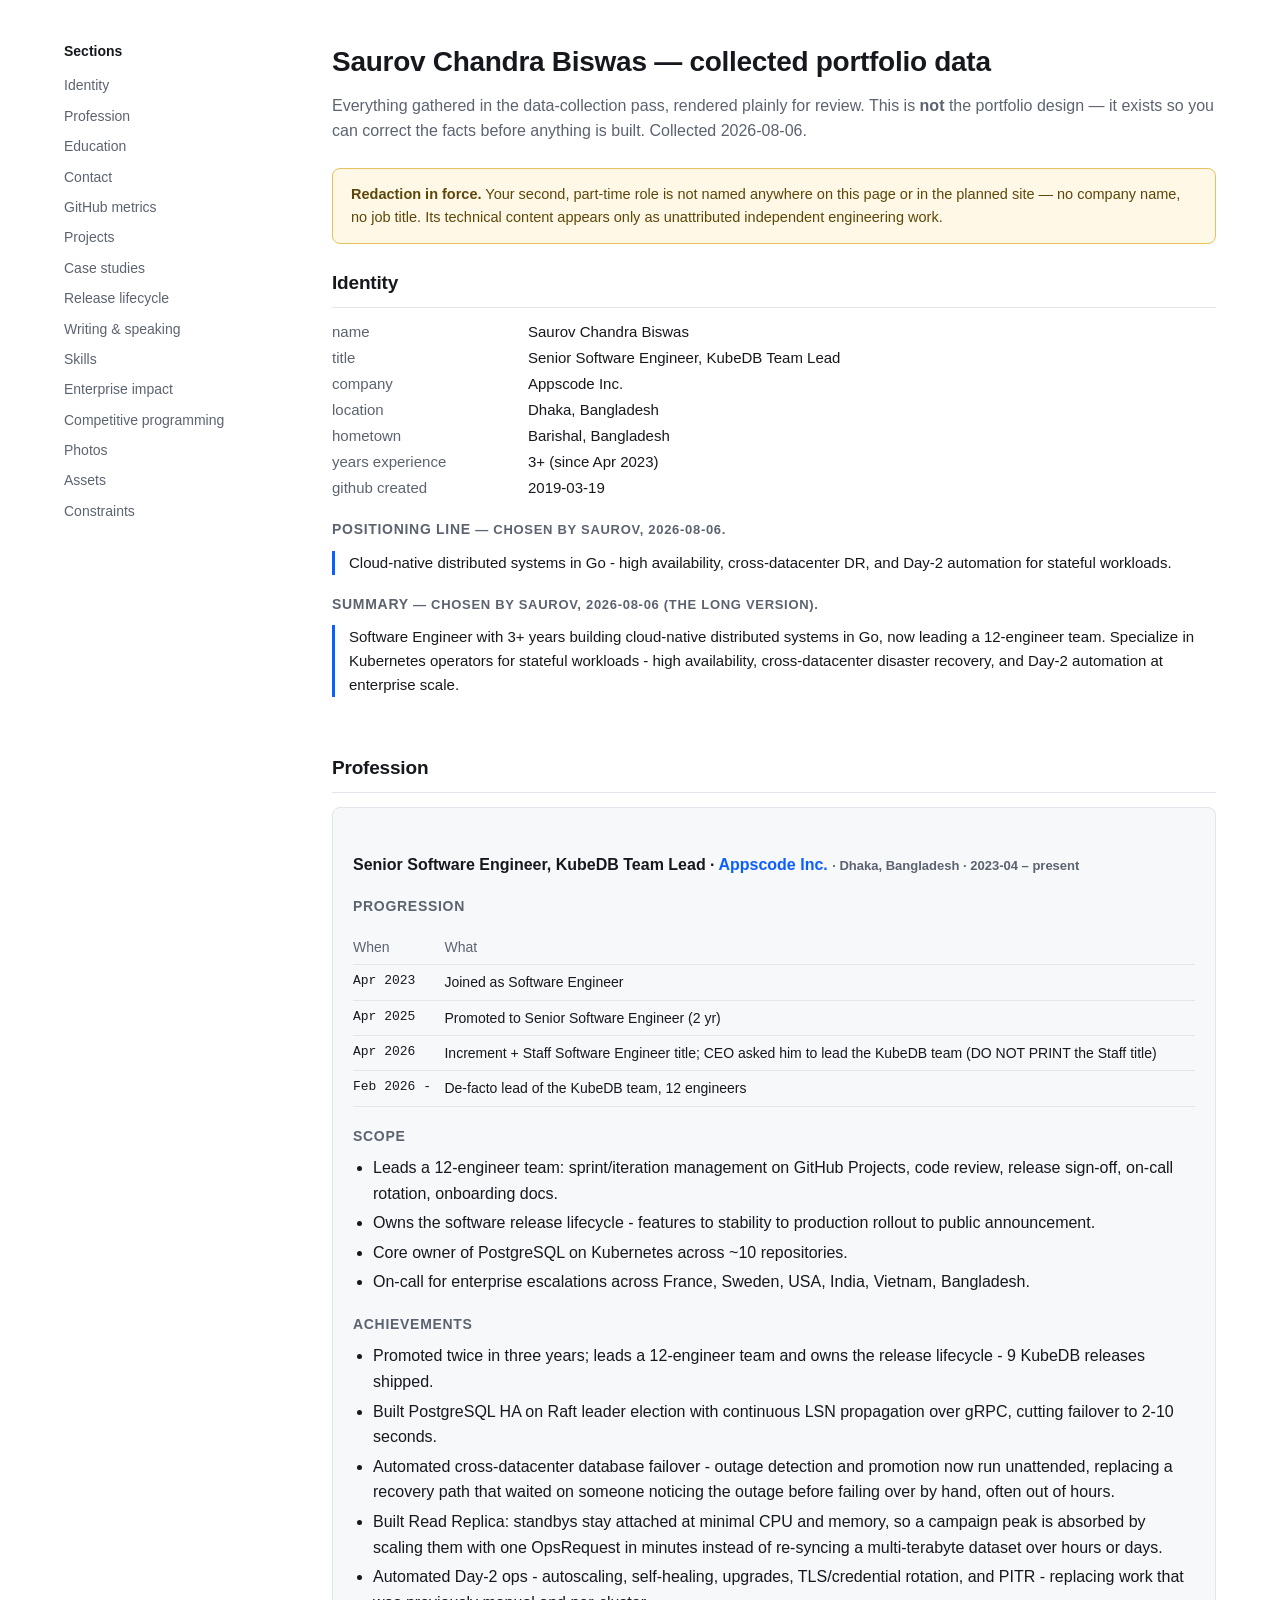
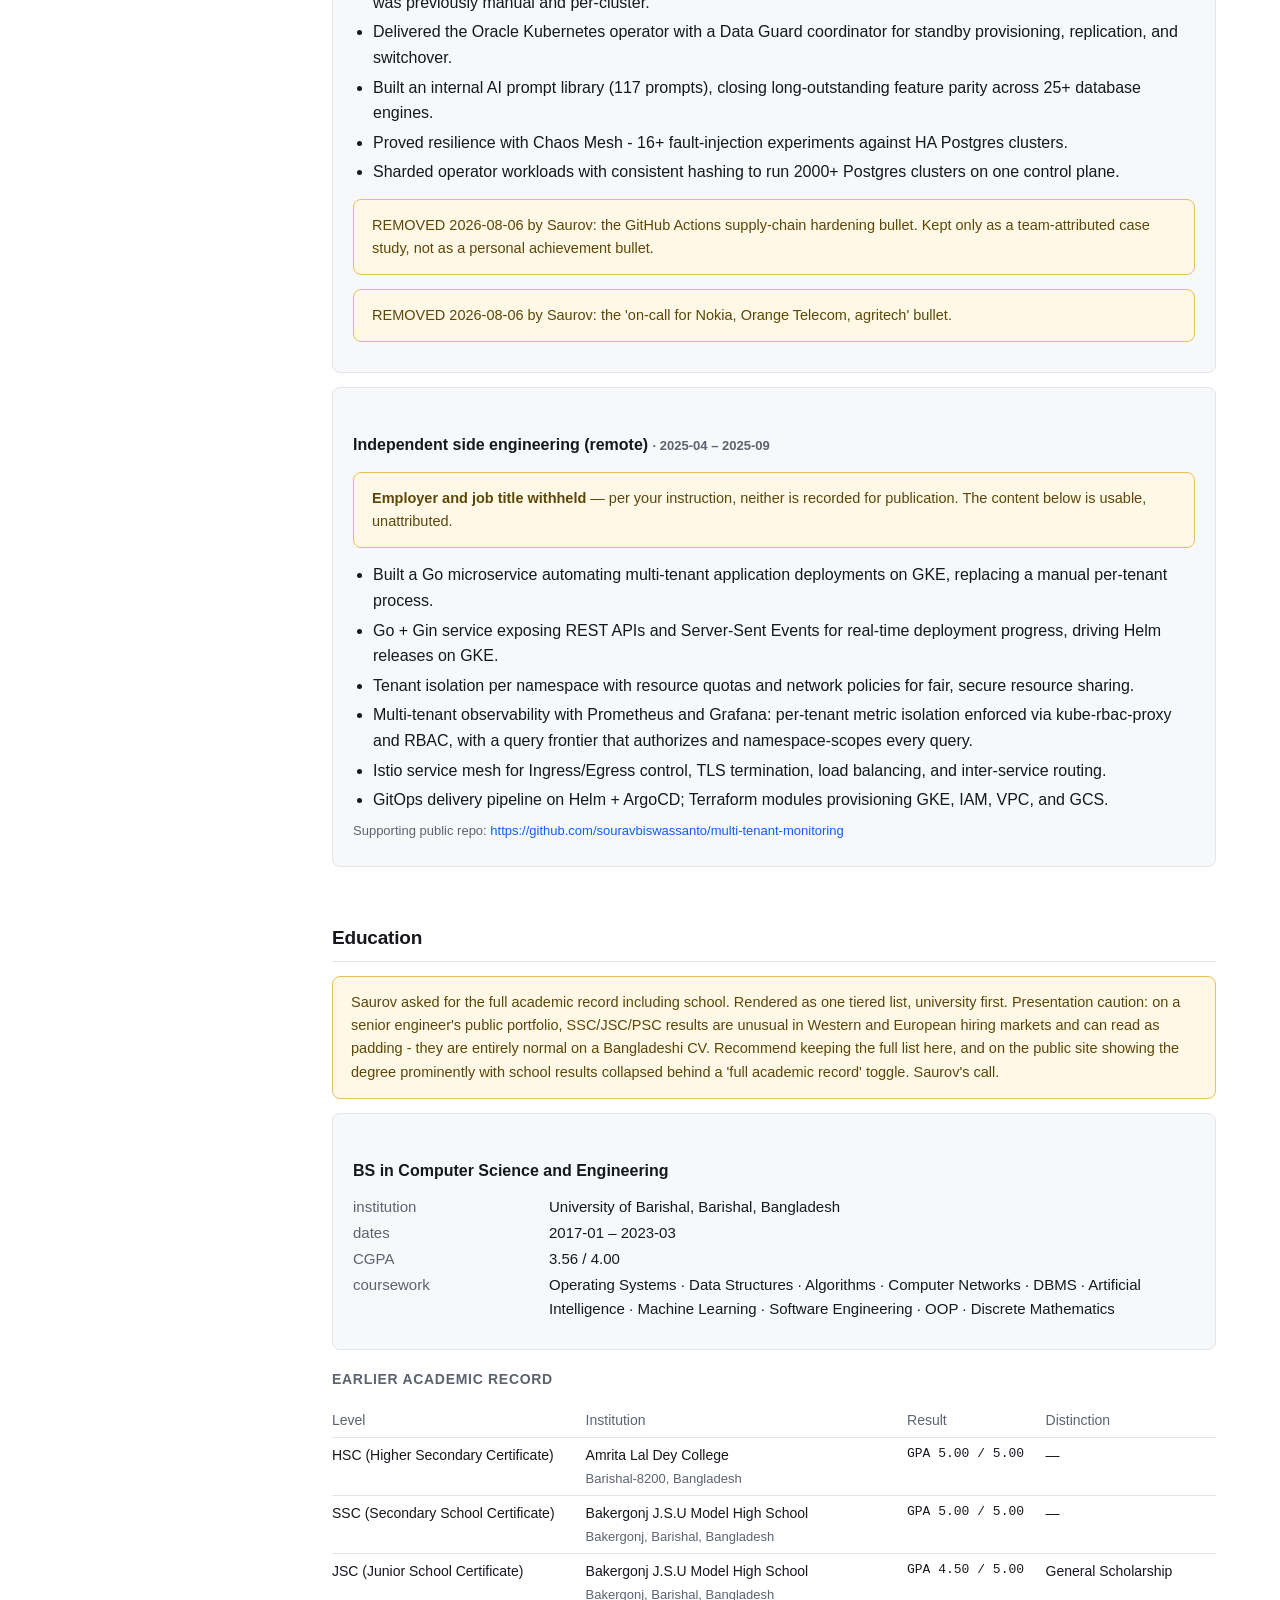
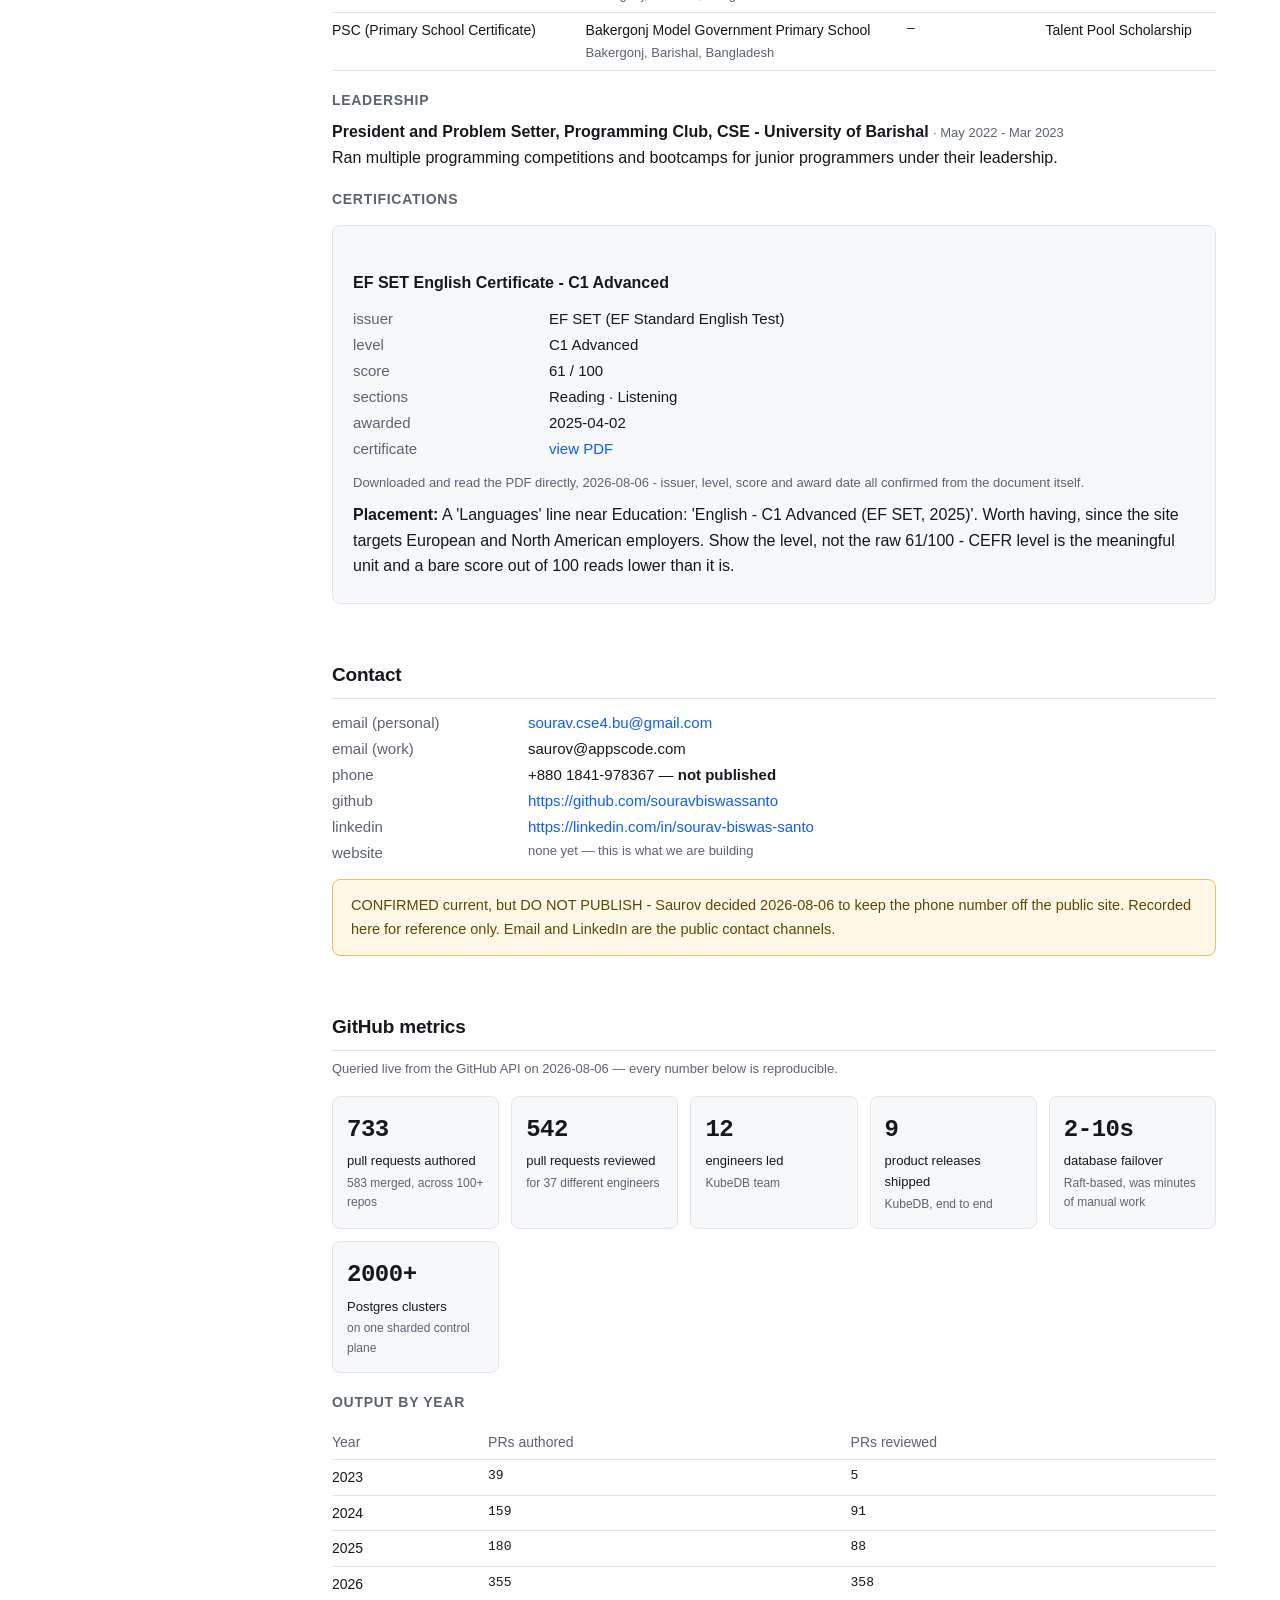
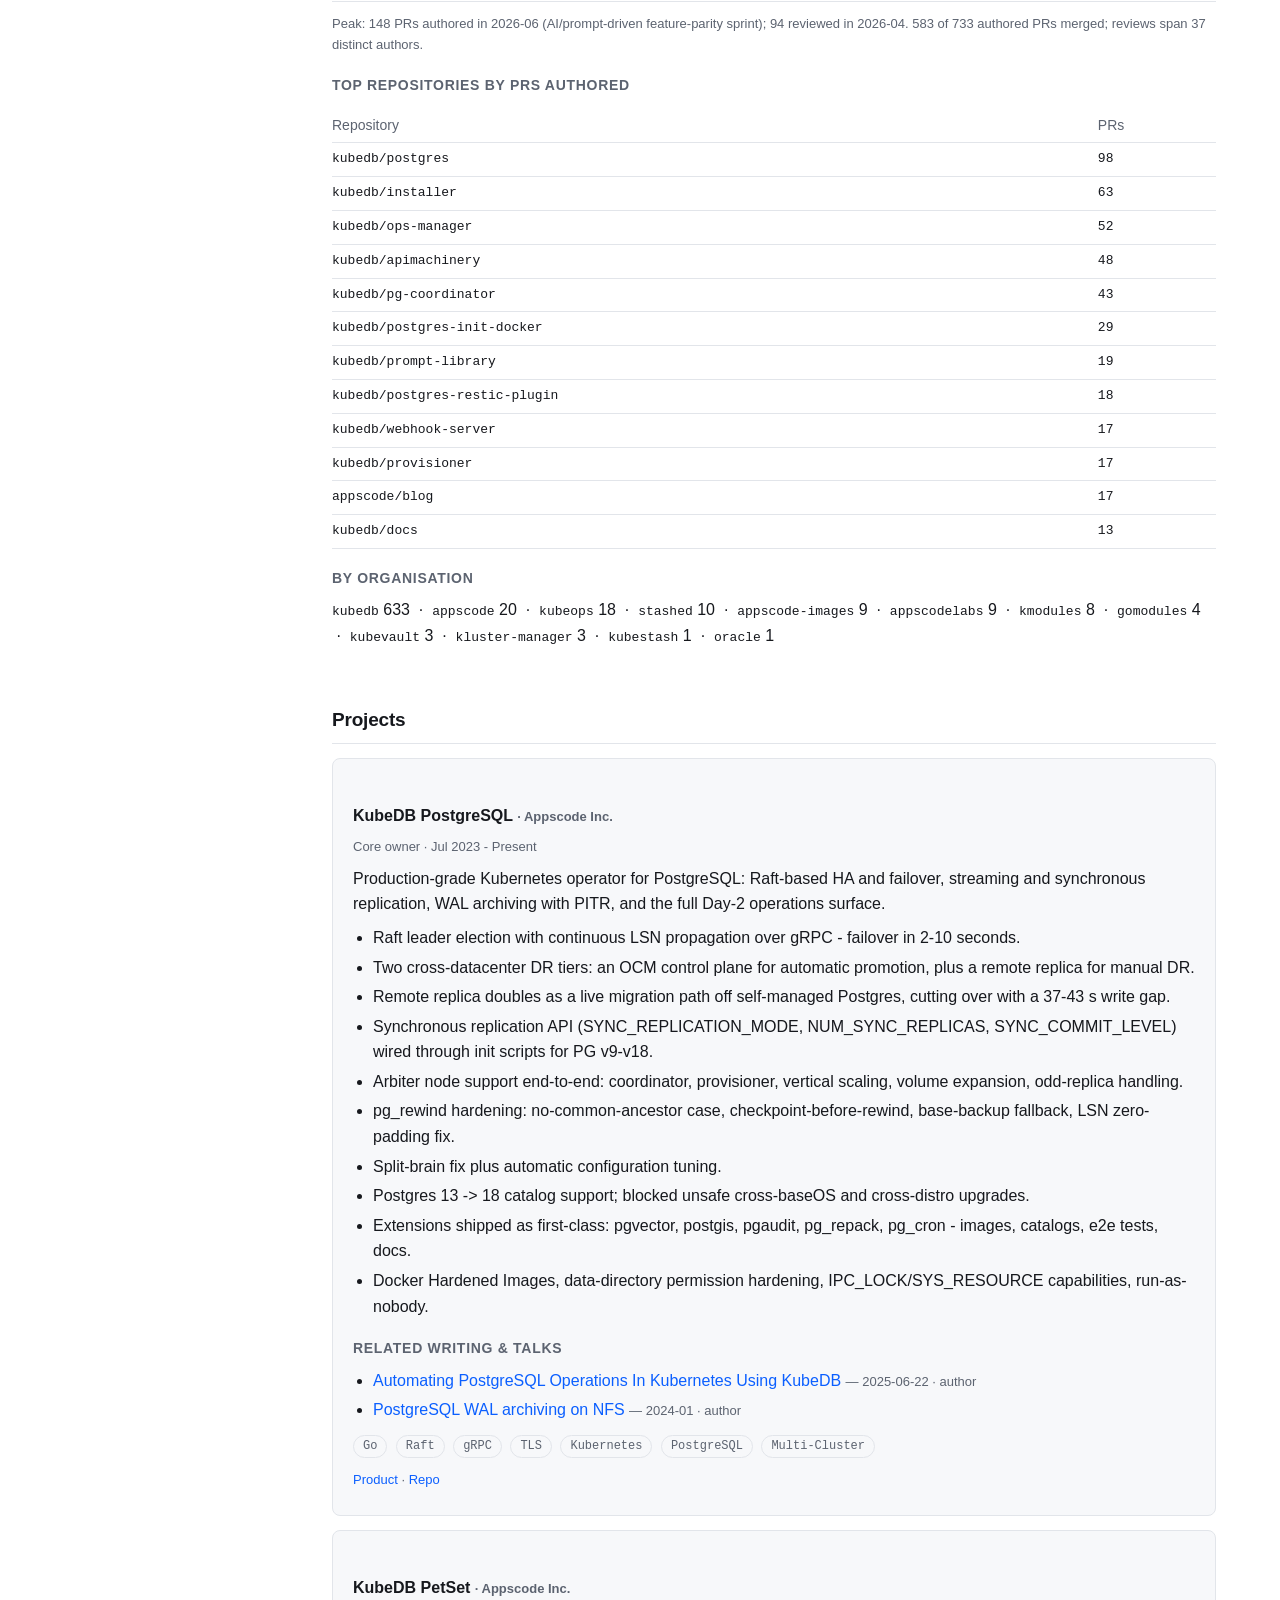
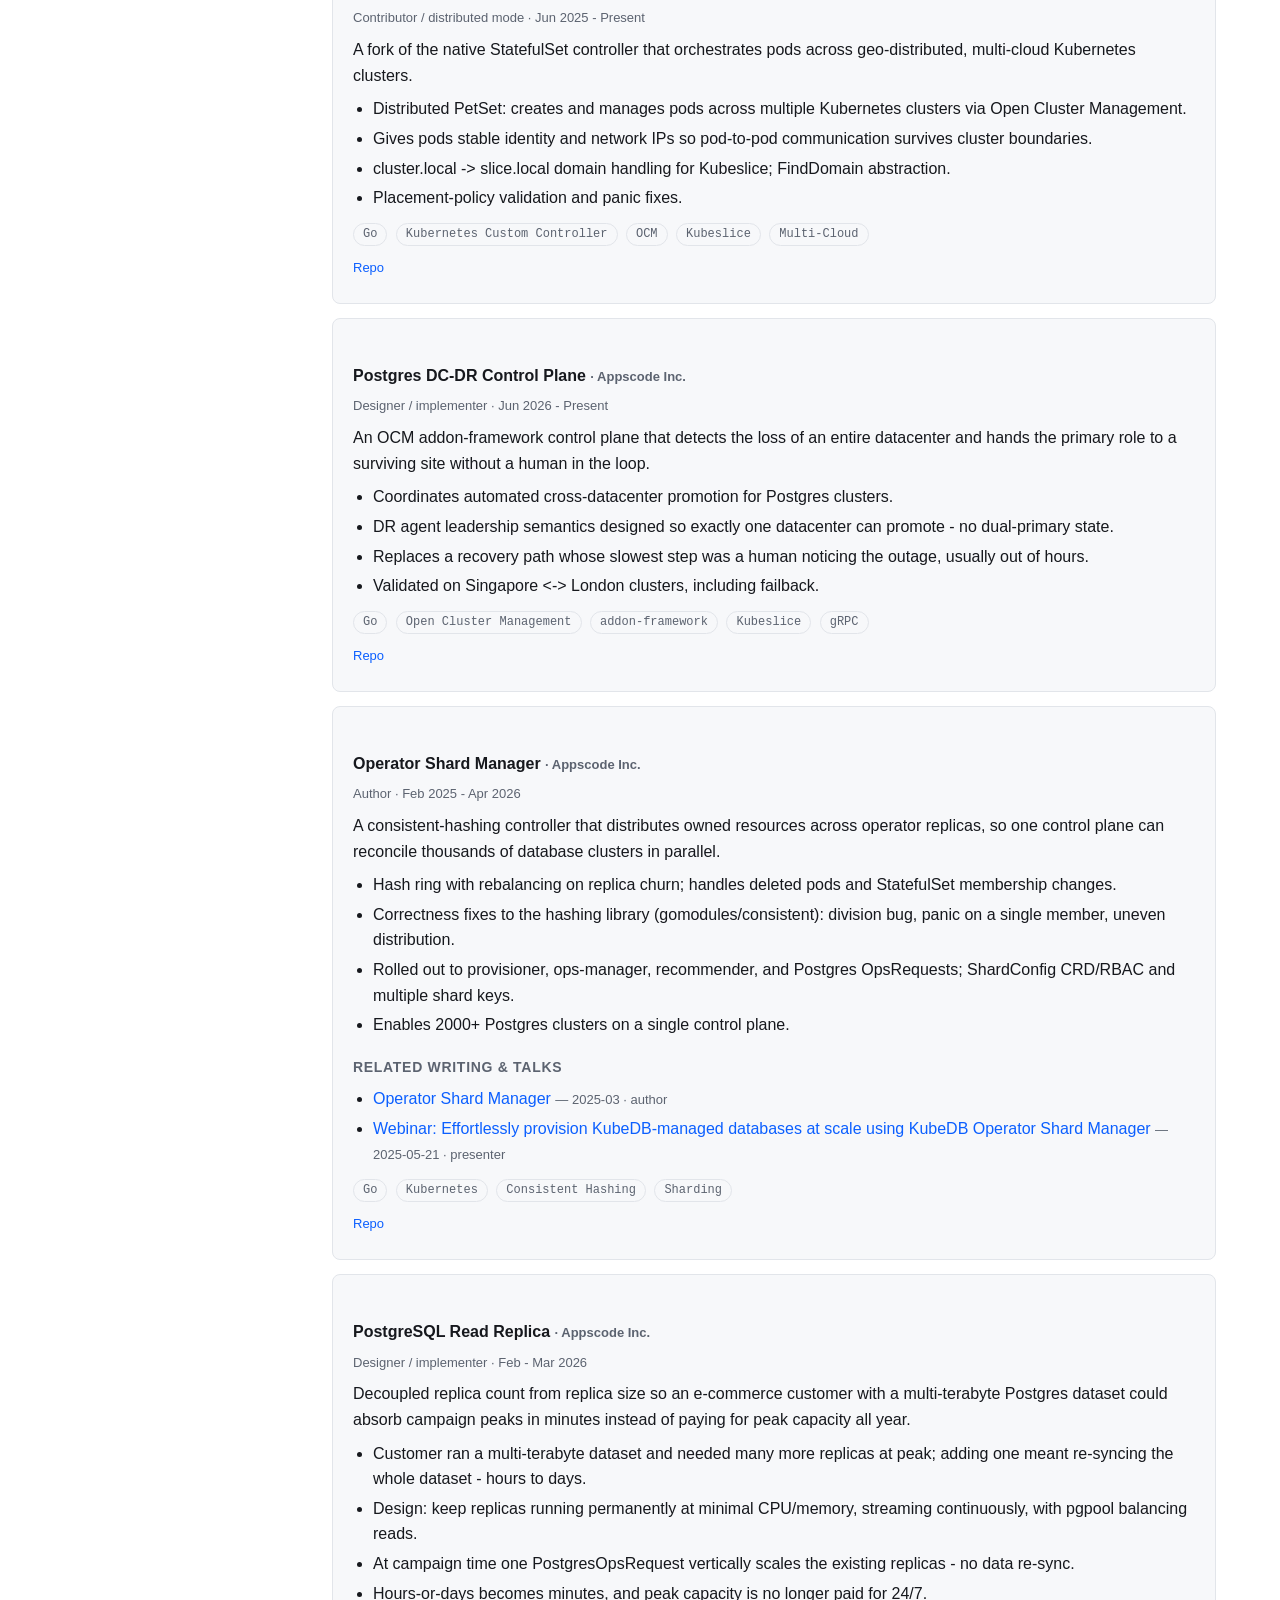
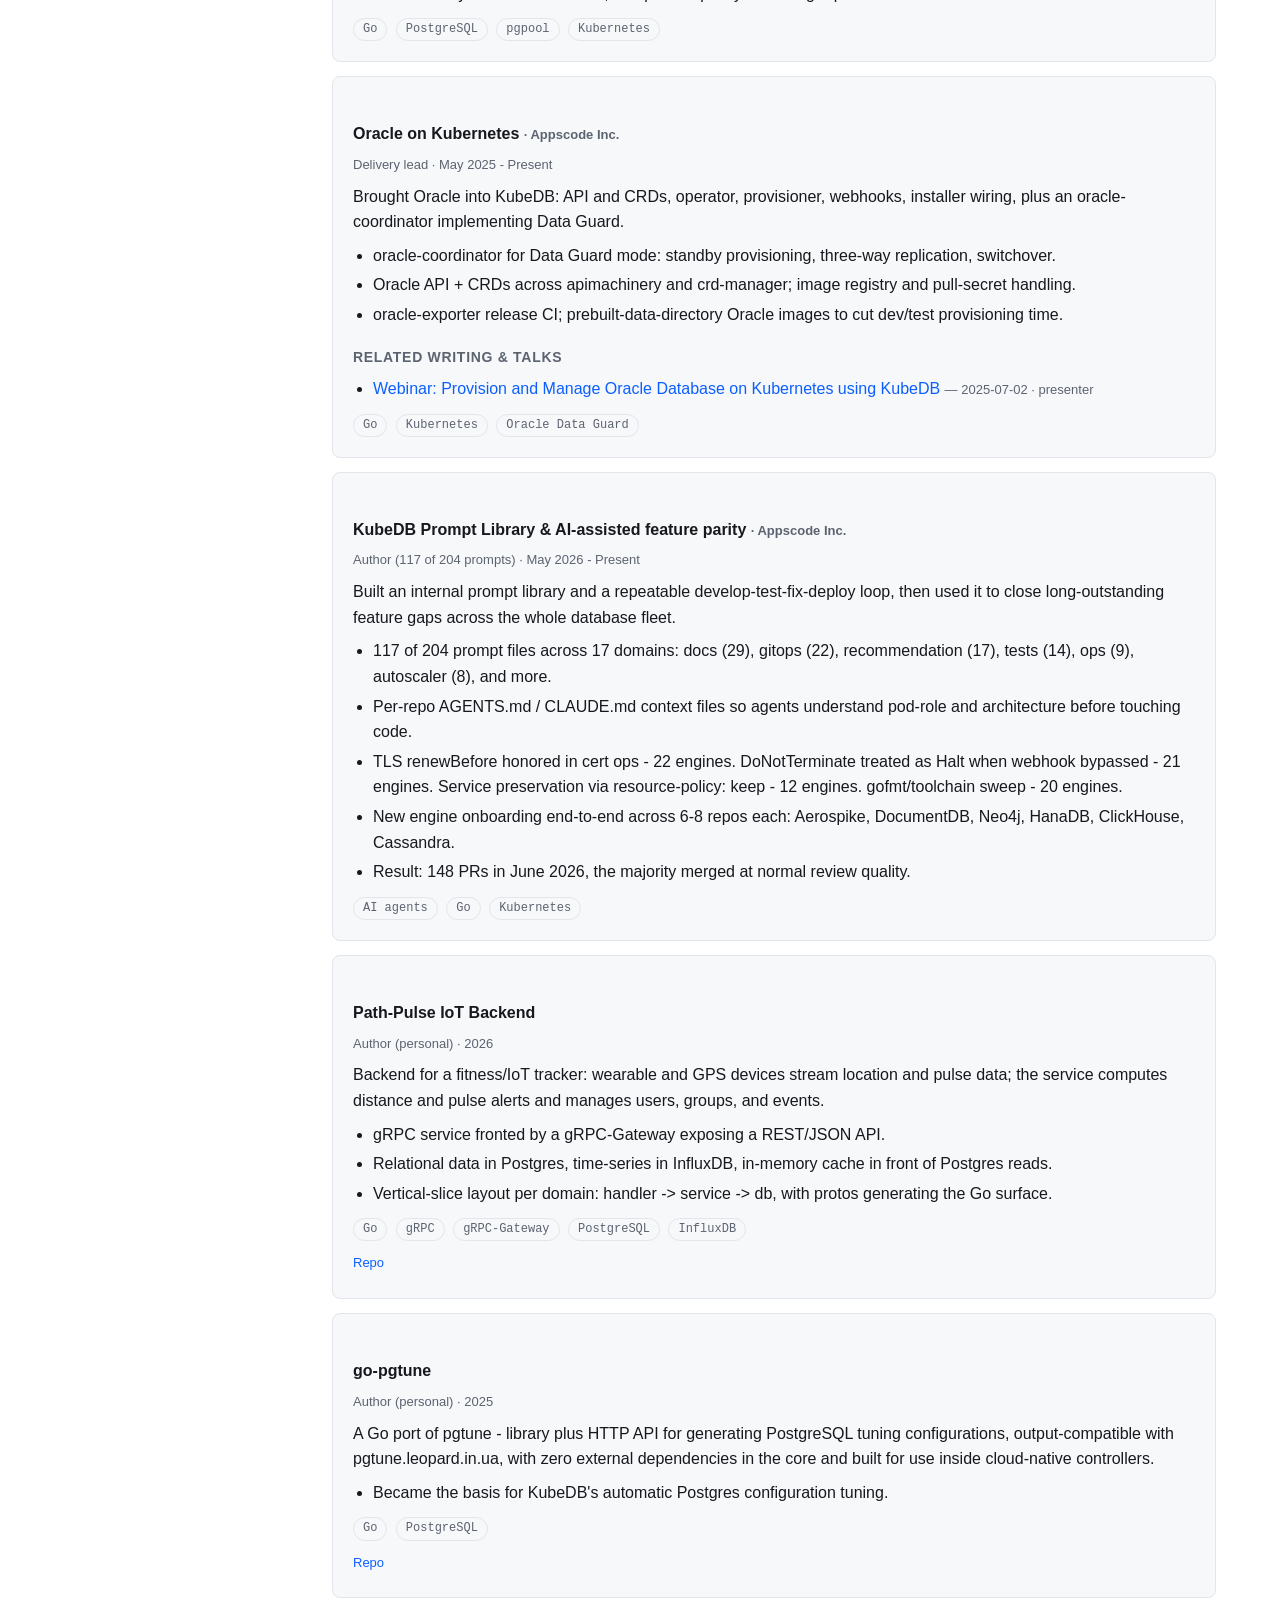
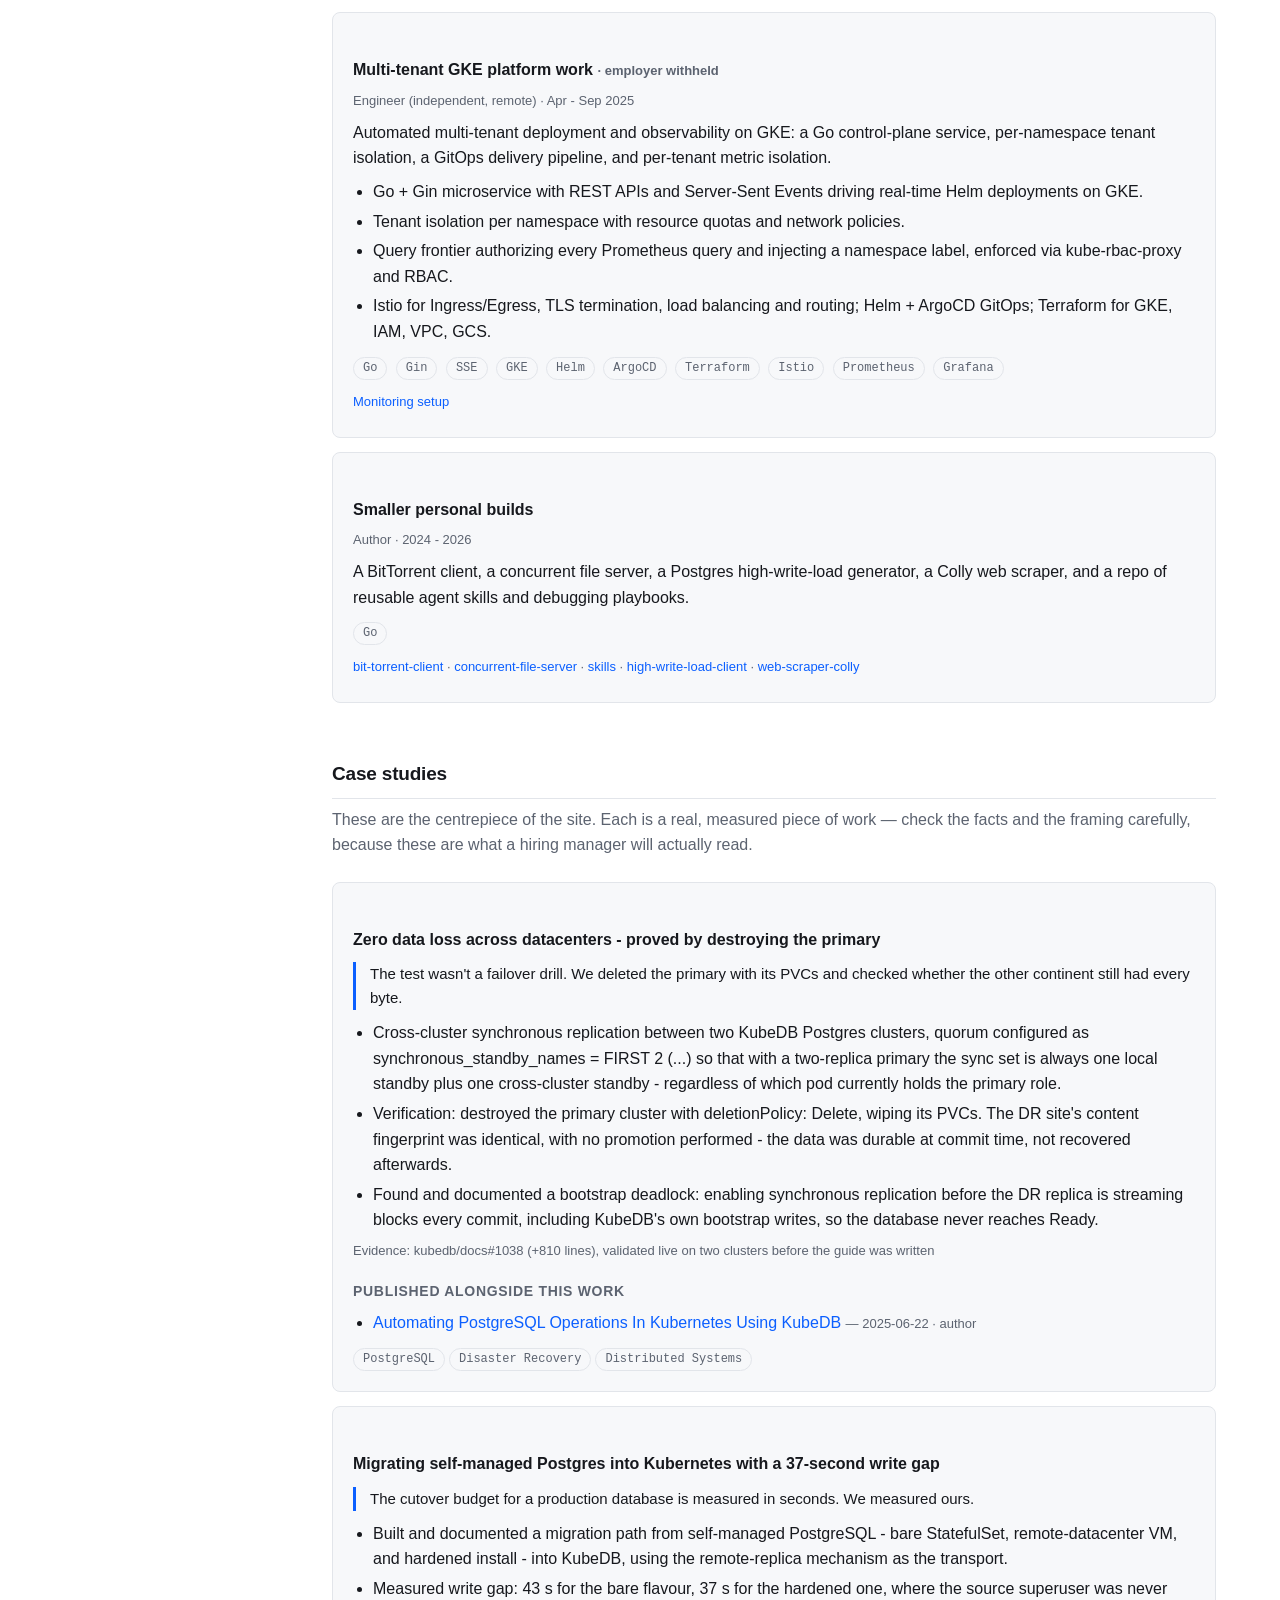
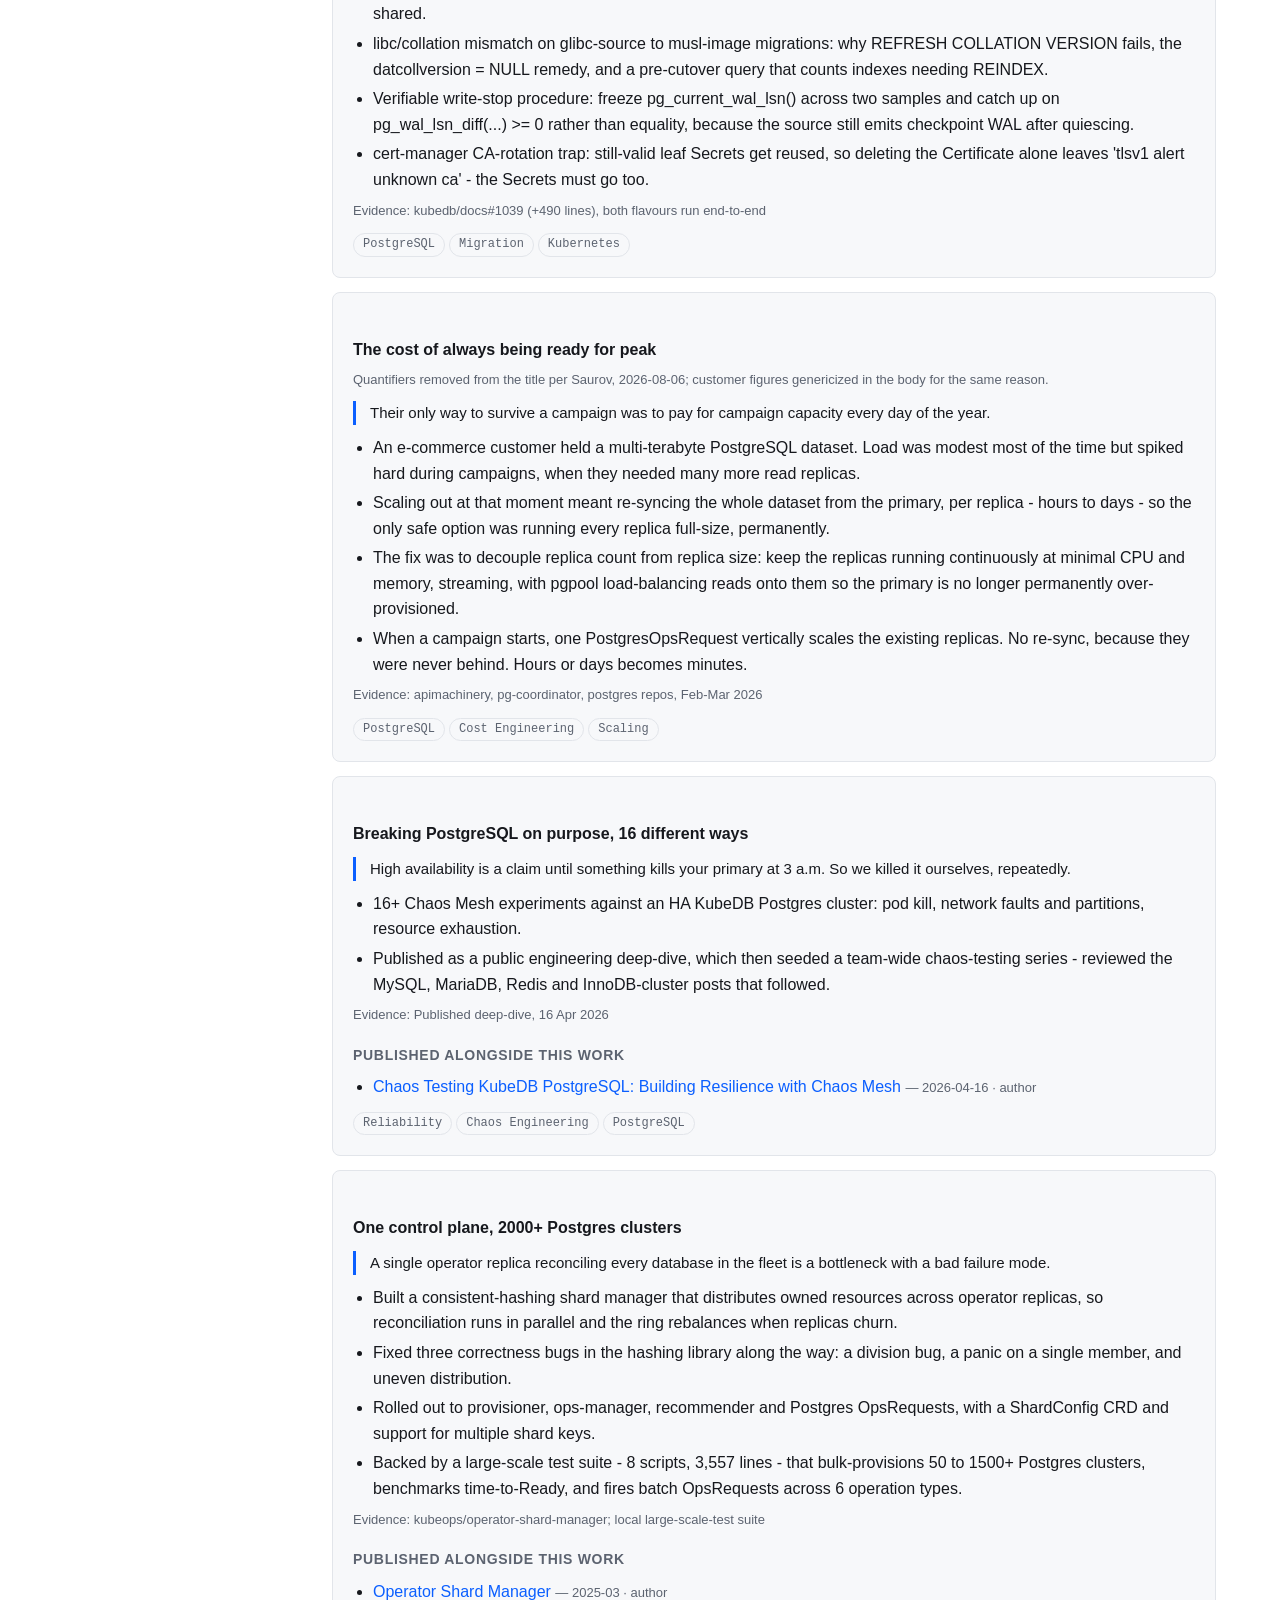
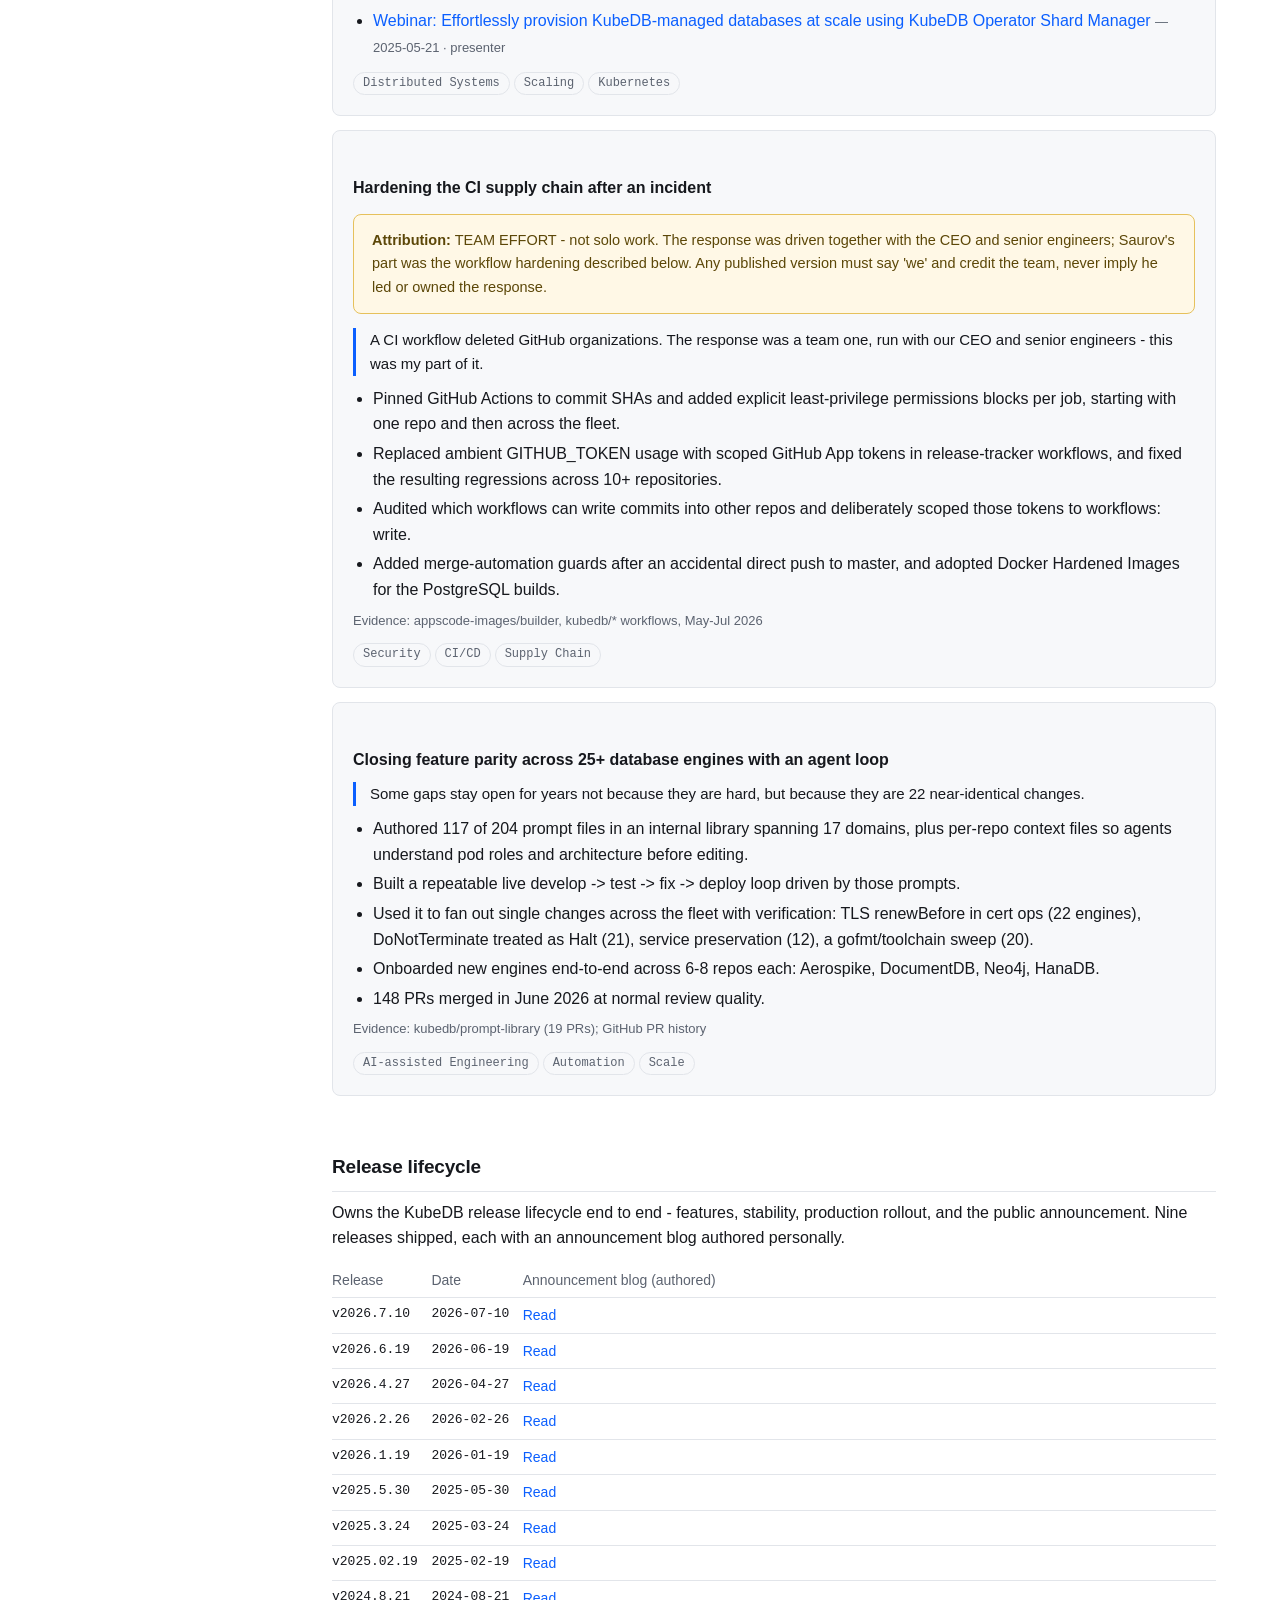
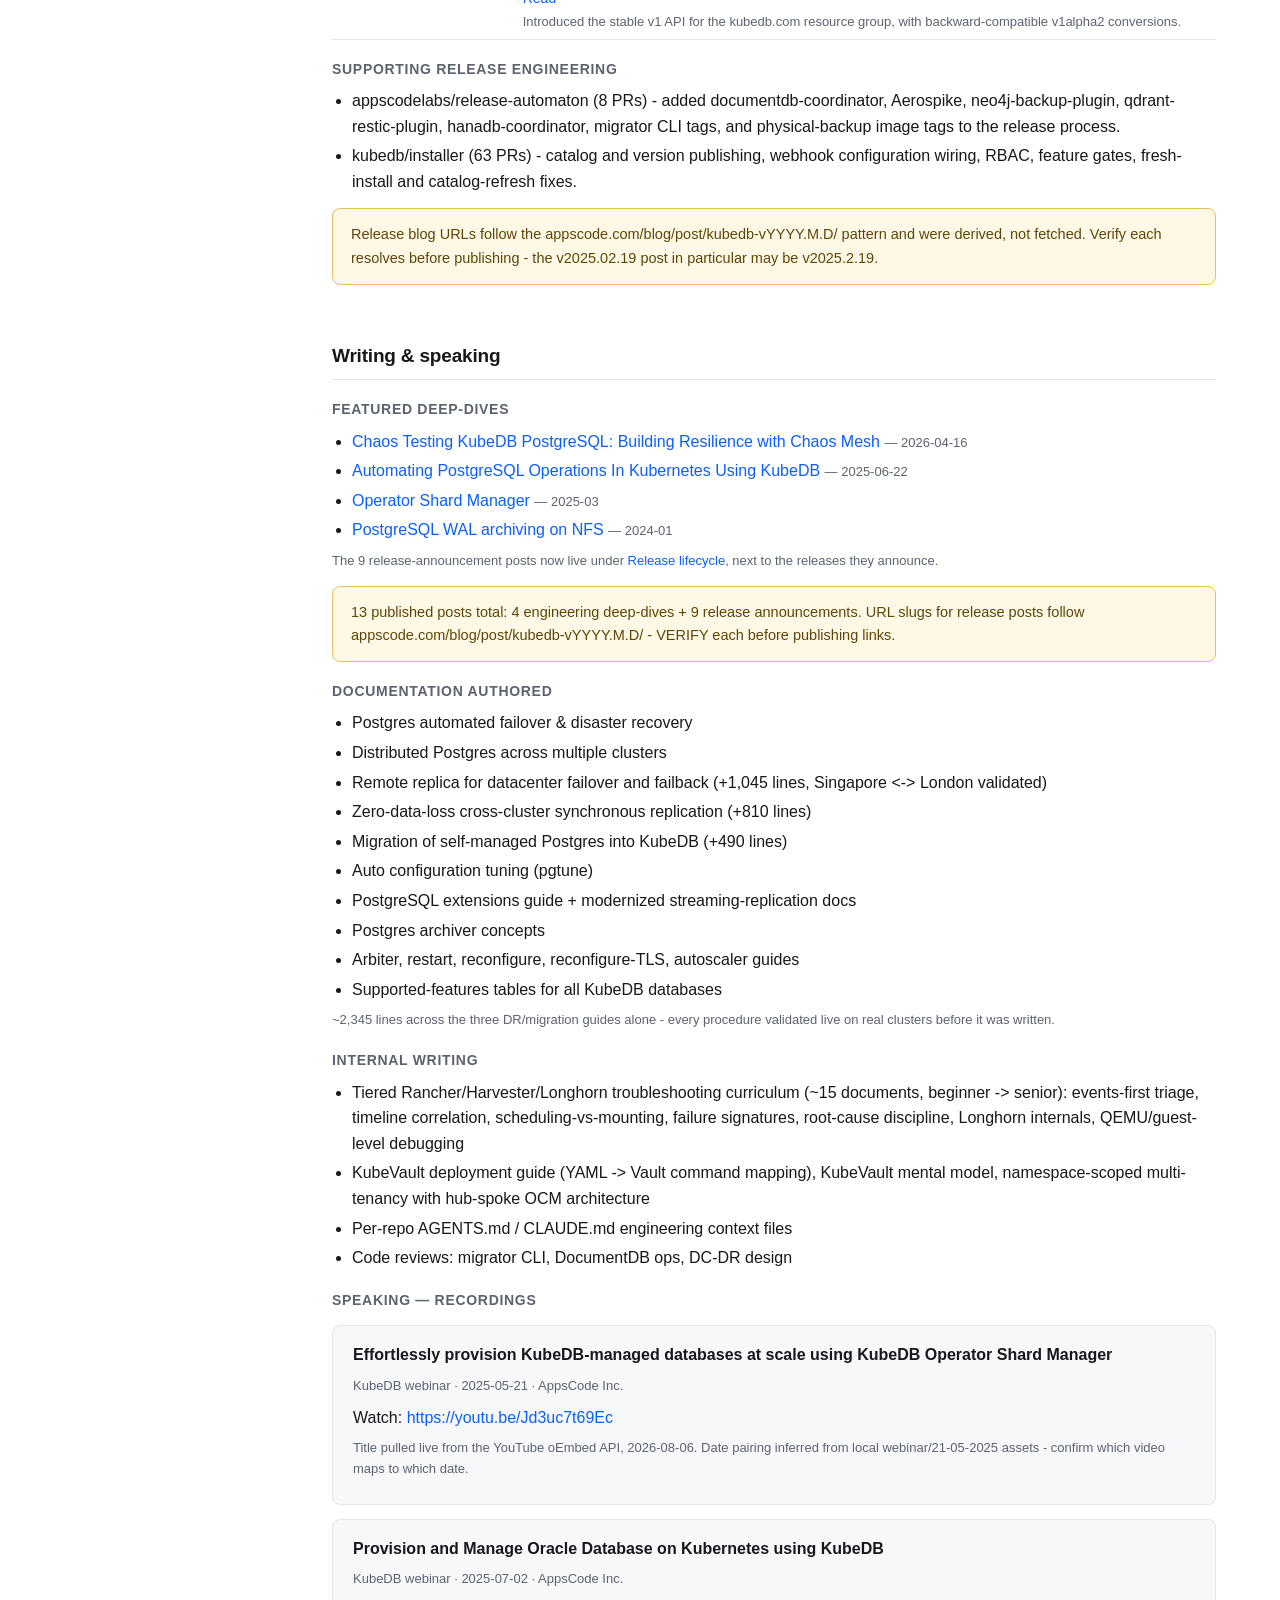
<file: review/index.html>
<!doctype html>
<meta charset="utf-8">
<meta name="viewport" content="width=device-width,initial-scale=1">
<meta name="robots" content="noindex">
<title>Collected portfolio data — Saurov Chandra Biswas</title>
<style>
  :root{--bg:#fff;--fg:#16181d;--mut:#5c6370;--line:#e2e5ea;--acc:#0b5fff;--card:#f7f8fa;
        --warn-bg:#fff8e6;--warn-line:#e6c15c;--warn-fg:#5c4708;--mono:ui-monospace,SFMono-Regular,Menlo,monospace}
  @media (prefers-color-scheme:dark){
    :root{--bg:#0f1115;--fg:#e6e8ec;--mut:#9aa2b1;--line:#262b34;--acc:#7aa2ff;--card:#161a21;
          --warn-bg:#2a2310;--warn-line:#7a6320;--warn-fg:#e8d18a}
  }
  *{box-sizing:border-box}
  body{margin:0;background:var(--bg);color:var(--fg);
       font:16px/1.6 -apple-system,BlinkMacSystemFont,"Segoe UI",Roboto,Helvetica,Arial,sans-serif}
  .wrap{display:grid;grid-template-columns:220px minmax(0,1fr);gap:48px;
        max-width:1200px;margin:0 auto;padding:40px 24px 120px}
  nav{position:sticky;top:40px;align-self:start;font-size:14px}
  nav a{display:block;padding:4px 0;color:var(--mut);text-decoration:none;border:0}
  nav a:hover{color:var(--acc)}
  nav .navhead{font-weight:600;color:var(--fg);margin-bottom:8px}
  a{color:var(--acc);text-decoration:none;border-bottom:1px solid transparent}
  a:hover{border-bottom-color:currentColor}
  h1{font-size:28px;margin:0 0 4px;letter-spacing:-.01em}
  h2{font-size:19px;margin:56px 0 4px;padding-bottom:8px;border-bottom:1px solid var(--line);letter-spacing:-.01em}
  h2:first-of-type{margin-top:24px}
  h3{font-size:16px;margin:28px 0 6px}
  h4{font-size:14px;margin:18px 0 4px;color:var(--mut);text-transform:uppercase;letter-spacing:.05em}
  p{margin:8px 0}
  ul{margin:8px 0;padding-left:20px}
  li{margin:4px 0}
  .lede{color:var(--mut);margin-bottom:24px}
  .kv{display:grid;grid-template-columns:180px minmax(0,1fr);gap:2px 16px;margin:12px 0;font-size:15px}
  .kv dt{color:var(--mut)}
  .kv dd{margin:0}
  code,.mono{font-family:var(--mono);font-size:13px}
  .card{background:var(--card);border:1px solid var(--line);border-radius:8px;padding:16px 20px;margin:14px 0}
  .warn{background:var(--warn-bg);border:1px solid var(--warn-line);color:var(--warn-fg);
        border-radius:8px;padding:14px 18px;margin:14px 0;font-size:14.5px}
  .warn b{color:inherit}
  .stats{display:grid;grid-template-columns:repeat(auto-fit,minmax(150px,1fr));gap:12px;margin:16px 0}
  .stat{background:var(--card);border:1px solid var(--line);border-radius:8px;padding:14px}
  .stat .v{font-family:var(--mono);font-size:24px;font-weight:600;letter-spacing:-.02em}
  .stat .l{font-size:13px;margin-top:2px}
  .stat .s{font-size:12px;color:var(--mut);margin-top:2px}
  table{border-collapse:collapse;width:100%;font-size:14px;margin:12px 0}
  th,td{text-align:left;padding:6px 10px 6px 0;border-bottom:1px solid var(--line);vertical-align:top}
  th{color:var(--mut);font-weight:500}
  .tags{margin-top:8px}
  .tag{display:inline-block;font-size:12px;font-family:var(--mono);color:var(--mut);
       border:1px solid var(--line);border-radius:99px;padding:1px 9px;margin:0 4px 4px 0}
  .meta{font-size:13px;color:var(--mut)}
  .quote{border-left:3px solid var(--acc);padding-left:14px;margin:10px 0;font-size:15px}
  @media(max-width:820px){.wrap{grid-template-columns:1fr;gap:0}nav{position:static;margin-bottom:32px}}
</style>
<div class="wrap">
<nav><div class="navhead">Sections</div>
<a href="#identity">Identity</a>
<a href="#experience">Profession</a>
<a href="#education">Education</a>
<a href="#contact">Contact</a>
<a href="#metrics">GitHub metrics</a>
<a href="#projects">Projects</a>
<a href="#cases">Case studies</a>
<a href="#releases">Release lifecycle</a>
<a href="#writing">Writing &amp; speaking</a>
<a href="#skills">Skills</a>
<a href="#enterprise">Enterprise impact</a>
<a href="#cp">Competitive programming</a>
<a href="#photos">Photos</a>
<a href="#assets">Assets</a>
<a href="#constraints">Constraints</a>
</nav>
<main>
<h1>Saurov Chandra Biswas — collected portfolio data</h1>
<p class="lede">Everything gathered in the data-collection pass, rendered plainly for review. This is <b>not</b> the portfolio design — it exists so you can correct the facts before anything is built. Collected 2026-08-06.</p>
<div class="warn"><b>Redaction in force.</b> Your second, part-time role is not named anywhere on this page or in the planned site — no company name, no job title. Its technical content appears only as unattributed independent engineering work.</div>
<h2 id="identity">Identity</h2>
<dl class="kv">
<dt>name</dt><dd>Saurov Chandra Biswas</dd>
<dt>title</dt><dd>Senior Software Engineer, KubeDB Team Lead</dd>
<dt>company</dt><dd>Appscode Inc.</dd>
<dt>location</dt><dd>Dhaka, Bangladesh</dd>
<dt>hometown</dt><dd>Barishal, Bangladesh</dd>
<dt>years experience</dt><dd>3+ (since Apr 2023)</dd>
<dt>github created</dt><dd>2019-03-19</dd>
</dl>
<h4>Positioning line <span class="meta">— CHOSEN by Saurov, 2026-08-06.</span></h4>
<p class="quote">Cloud-native distributed systems in Go - high availability, cross-datacenter DR, and Day-2 automation for stateful workloads.</p>
<h4>Summary <span class="meta">— CHOSEN by Saurov, 2026-08-06 (the long version).</span></h4>
<p class="quote">Software Engineer with 3+ years building cloud-native distributed systems in Go, now leading a 12-engineer team. Specialize in Kubernetes operators for stateful workloads - high availability, cross-datacenter disaster recovery, and Day-2 automation at enterprise scale.</p>
<h2 id="experience">Profession</h2>
<div class="card">
<h3>Senior Software Engineer, KubeDB Team Lead · <a href="https://appscode.com/">Appscode Inc.</a> <span class="meta">· Dhaka, Bangladesh · 2023-04 – present</span></h3>
<h4>Progression</h4><table><tr><th>When</th><th>What</th></tr>
<tr><td class="mono">Apr 2023</td><td>Joined as Software Engineer</td></tr>
<tr><td class="mono">Apr 2025</td><td>Promoted to Senior Software Engineer (2 yr)</td></tr>
<tr><td class="mono">Apr 2026</td><td>Increment + Staff Software Engineer title; CEO asked him to lead the KubeDB team (DO NOT PRINT the Staff title)</td></tr>
<tr><td class="mono">Feb 2026 -</td><td>De-facto lead of the KubeDB team, 12 engineers</td></tr>
</table>
<h4>Scope</h4><ul>
<li>Leads a 12-engineer team: sprint/iteration management on GitHub Projects, code review, release sign-off, on-call rotation, onboarding docs.</li>
<li>Owns the software release lifecycle - features to stability to production rollout to public announcement.</li>
<li>Core owner of PostgreSQL on Kubernetes across ~10 repositories.</li>
<li>On-call for enterprise escalations across France, Sweden, USA, India, Vietnam, Bangladesh.</li>
</ul><h4>Achievements</h4><ul>
<li>Promoted twice in three years; leads a 12-engineer team and owns the release lifecycle - 9 KubeDB releases shipped.</li>
<li>Built PostgreSQL HA on Raft leader election with continuous LSN propagation over gRPC, cutting failover to 2-10 seconds.</li>
<li>Automated cross-datacenter database failover - outage detection and promotion now run unattended, replacing a recovery path that waited on someone noticing the outage before failing over by hand, often out of hours.</li>
<li>Built Read Replica: standbys stay attached at minimal CPU and memory, so a campaign peak is absorbed by scaling them with one OpsRequest in minutes instead of re-syncing a multi-terabyte dataset over hours or days.</li>
<li>Automated Day-2 ops - autoscaling, self-healing, upgrades, TLS/credential rotation, and PITR - replacing work that was previously manual and per-cluster.</li>
<li>Delivered the Oracle Kubernetes operator with a Data Guard coordinator for standby provisioning, replication, and switchover.</li>
<li>Built an internal AI prompt library (117 prompts), closing long-outstanding feature parity across 25+ database engines.</li>
<li>Proved resilience with Chaos Mesh - 16+ fault-injection experiments against HA Postgres clusters.</li>
<li>Sharded operator workloads with consistent hashing to run 2000+ Postgres clusters on one control plane.</li>
</ul>
<div class="warn">REMOVED 2026-08-06 by Saurov: the GitHub Actions supply-chain hardening bullet. Kept only as a team-attributed case study, not as a personal achievement bullet.</div>
<div class="warn">REMOVED 2026-08-06 by Saurov: the &#x27;on-call for Nokia, Orange Telecom, agritech&#x27; bullet.</div>
</div>
<div class="card">
<h3>Independent side engineering (remote) <span class="meta">· 2025-04 – 2025-09</span></h3>
<div class="warn"><b>Employer and job title withheld</b> — per your instruction, neither is recorded for publication. The content below is usable, unattributed.</div>
<ul>
<li>Built a Go microservice automating multi-tenant application deployments on GKE, replacing a manual per-tenant process.</li>
<li>Go + Gin service exposing REST APIs and Server-Sent Events for real-time deployment progress, driving Helm releases on GKE.</li>
<li>Tenant isolation per namespace with resource quotas and network policies for fair, secure resource sharing.</li>
<li>Multi-tenant observability with Prometheus and Grafana: per-tenant metric isolation enforced via kube-rbac-proxy and RBAC, with a query frontier that authorizes and namespace-scopes every query.</li>
<li>Istio service mesh for Ingress/Egress control, TLS termination, load balancing, and inter-service routing.</li>
<li>GitOps delivery pipeline on Helm + ArgoCD; Terraform modules provisioning GKE, IAM, VPC, and GCS.</li>
</ul>
<p class="meta">Supporting public repo: <a href="https://github.com/souravbiswassanto/multi-tenant-monitoring">https://github.com/souravbiswassanto/multi-tenant-monitoring</a></p>
</div>
<h2 id="education">Education</h2>
<div class="warn">Saurov asked for the full academic record including school. Rendered as one tiered list, university first. Presentation caution: on a senior engineer&#x27;s public portfolio, SSC/JSC/PSC results are unusual in Western and European hiring markets and can read as padding - they are entirely normal on a Bangladeshi CV. Recommend keeping the full list here, and on the public site showing the degree prominently with school results collapsed behind a &#x27;full academic record&#x27; toggle. Saurov&#x27;s call.</div>
<div class="card">
<h3>BS in Computer Science and Engineering</h3>
<dl class="kv">
<dt>institution</dt><dd>University of Barishal, Barishal, Bangladesh</dd>
<dt>dates</dt><dd>2017-01 – 2023-03</dd>
<dt>CGPA</dt><dd>3.56 / 4.00</dd>
<dt>coursework</dt><dd>Operating Systems · Data Structures · Algorithms · Computer Networks · DBMS · Artificial Intelligence · Machine Learning · Software Engineering · OOP · Discrete Mathematics</dd>
</dl></div>
<h4>Earlier academic record</h4><table><tr><th>Level</th><th>Institution</th><th>Result</th><th>Distinction</th></tr>
<tr><td>HSC (Higher Secondary Certificate)</td><td>Amrita Lal Dey College<br><span class="meta">Barishal-8200, Bangladesh</span></td><td class="mono">GPA 5.00 / 5.00</td><td>—</td></tr>
<tr><td>SSC (Secondary School Certificate)</td><td>Bakergonj J.S.U Model High School<br><span class="meta">Bakergonj, Barishal, Bangladesh</span></td><td class="mono">GPA 5.00 / 5.00</td><td>—</td></tr>
<tr><td>JSC (Junior School Certificate)</td><td>Bakergonj J.S.U Model High School<br><span class="meta">Bakergonj, Barishal, Bangladesh</span></td><td class="mono">GPA 4.50 / 5.00</td><td>General Scholarship</td></tr>
<tr><td>PSC (Primary School Certificate)</td><td>Bakergonj Model Government Primary School<br><span class="meta">Bakergonj, Barishal, Bangladesh</span></td><td class="mono">—</td><td>Talent Pool Scholarship</td></tr>
</table>
<h4>Leadership</h4><p><b>President and Problem Setter, Programming Club, CSE - University of Barishal</b> <span class="meta">· May 2022 - Mar 2023</span><br>Ran multiple programming competitions and bootcamps for junior programmers under their leadership.</p>
<h4>Certifications</h4>
<div class="card">
<h3>EF SET English Certificate - C1 Advanced</h3><dl class="kv">
<dt>issuer</dt><dd>EF SET (EF Standard English Test)</dd>
<dt>level</dt><dd>C1 Advanced</dd>
<dt>score</dt><dd>61 / 100</dd>
<dt>sections</dt><dd>Reading · Listening</dd>
<dt>awarded</dt><dd>2025-04-02</dd>
<dt>certificate</dt><dd><a href="https://drive.google.com/file/d/1JpllSNliok1F0sHmrKOc0Jv3qR1NULax/view">view PDF</a></dd>
</dl>
<p class="meta">Downloaded and read the PDF directly, 2026-08-06 - issuer, level, score and award date all confirmed from the document itself.</p>
<p><b>Placement:</b> A &#x27;Languages&#x27; line near Education: &#x27;English - C1 Advanced (EF SET, 2025)&#x27;. Worth having, since the site targets European and North American employers. Show the level, not the raw 61/100 - CEFR level is the meaningful unit and a bare score out of 100 reads lower than it is.</p>
</div>
<h2 id="contact">Contact</h2><dl class="kv">
<dt>email (personal)</dt><dd><a href="mailto:sourav.cse4.bu@gmail.com">sourav.cse4.bu@gmail.com</a></dd>
<dt>email (work)</dt><dd>saurov@appscode.com</dd>
<dt>phone</dt><dd>+880 1841-978367 — <b>not published</b></dd>
<dt>github</dt><dd><a href="https://github.com/souravbiswassanto">https://github.com/souravbiswassanto</a></dd>
<dt>linkedin</dt><dd><a href="https://linkedin.com/in/sourav-biswas-santo">https://linkedin.com/in/sourav-biswas-santo</a></dd>
<dt>website</dt><dd class="meta">none yet — this is what we are building</dd>
</dl>
<div class="warn">CONFIRMED current, but DO NOT PUBLISH - Saurov decided 2026-08-06 to keep the phone number off the public site. Recorded here for reference only. Email and LinkedIn are the public contact channels.</div>
<h2 id="metrics">GitHub metrics</h2>
<p class="meta">Queried live from the GitHub API on 2026-08-06 — every number below is reproducible.</p>
<div class="stats">
<div class="stat"><div class="v">733</div><div class="l">pull requests authored</div><div class="s">583 merged, across 100+ repos</div></div>
<div class="stat"><div class="v">542</div><div class="l">pull requests reviewed</div><div class="s">for 37 different engineers</div></div>
<div class="stat"><div class="v">12</div><div class="l">engineers led</div><div class="s">KubeDB team</div></div>
<div class="stat"><div class="v">9</div><div class="l">product releases shipped</div><div class="s">KubeDB, end to end</div></div>
<div class="stat"><div class="v">2-10s</div><div class="l">database failover</div><div class="s">Raft-based, was minutes of manual work</div></div>
<div class="stat"><div class="v">2000+</div><div class="l">Postgres clusters</div><div class="s">on one sharded control plane</div></div>
</div>
<h4>Output by year</h4><table><tr><th>Year</th><th>PRs authored</th><th>PRs reviewed</th></tr>
<tr><td>2023</td><td class="mono">39</td><td class="mono">5</td></tr>
<tr><td>2024</td><td class="mono">159</td><td class="mono">91</td></tr>
<tr><td>2025</td><td class="mono">180</td><td class="mono">88</td></tr>
<tr><td>2026</td><td class="mono">355</td><td class="mono">358</td></tr>
</table>
<p class="meta">Peak: 148 PRs authored in 2026-06 (AI/prompt-driven feature-parity sprint); 94 reviewed in 2026-04. 583 of 733 authored PRs merged; reviews span 37 distinct authors.</p>
<h4>Top repositories by PRs authored</h4><table><tr><th>Repository</th><th>PRs</th></tr>
<tr><td class="mono">kubedb/postgres</td><td class="mono">98</td></tr>
<tr><td class="mono">kubedb/installer</td><td class="mono">63</td></tr>
<tr><td class="mono">kubedb/ops-manager</td><td class="mono">52</td></tr>
<tr><td class="mono">kubedb/apimachinery</td><td class="mono">48</td></tr>
<tr><td class="mono">kubedb/pg-coordinator</td><td class="mono">43</td></tr>
<tr><td class="mono">kubedb/postgres-init-docker</td><td class="mono">29</td></tr>
<tr><td class="mono">kubedb/prompt-library</td><td class="mono">19</td></tr>
<tr><td class="mono">kubedb/postgres-restic-plugin</td><td class="mono">18</td></tr>
<tr><td class="mono">kubedb/webhook-server</td><td class="mono">17</td></tr>
<tr><td class="mono">kubedb/provisioner</td><td class="mono">17</td></tr>
<tr><td class="mono">appscode/blog</td><td class="mono">17</td></tr>
<tr><td class="mono">kubedb/docs</td><td class="mono">13</td></tr>
</table>
<h4>By organisation</h4><p>
<span class="mono">kubedb</span> 633 &nbsp;·&nbsp; <span class="mono">appscode</span> 20 &nbsp;·&nbsp; <span class="mono">kubeops</span> 18 &nbsp;·&nbsp; <span class="mono">stashed</span> 10 &nbsp;·&nbsp; <span class="mono">appscode-images</span> 9 &nbsp;·&nbsp; <span class="mono">appscodelabs</span> 9 &nbsp;·&nbsp; <span class="mono">kmodules</span> 8 &nbsp;·&nbsp; <span class="mono">gomodules</span> 4 &nbsp;·&nbsp; <span class="mono">kubevault</span> 3 &nbsp;·&nbsp; <span class="mono">kluster-manager</span> 3 &nbsp;·&nbsp; <span class="mono">kubestash</span> 1 &nbsp;·&nbsp; <span class="mono">oracle</span> 1
</p>
<h2 id="projects">Projects</h2>
<div class="card">
<h3>KubeDB PostgreSQL <span class="meta">· Appscode Inc.</span></h3>
<p class="meta">Core owner · Jul 2023 - Present</p>
<p>Production-grade Kubernetes operator for PostgreSQL: Raft-based HA and failover, streaming and synchronous replication, WAL archiving with PITR, and the full Day-2 operations surface.</p>
<ul>
<li>Raft leader election with continuous LSN propagation over gRPC - failover in 2-10 seconds.</li>
<li>Two cross-datacenter DR tiers: an OCM control plane for automatic promotion, plus a remote replica for manual DR.</li>
<li>Remote replica doubles as a live migration path off self-managed Postgres, cutting over with a 37-43 s write gap.</li>
<li>Synchronous replication API (SYNC_REPLICATION_MODE, NUM_SYNC_REPLICAS, SYNC_COMMIT_LEVEL) wired through init scripts for PG v9-v18.</li>
<li>Arbiter node support end-to-end: coordinator, provisioner, vertical scaling, volume expansion, odd-replica handling.</li>
<li>pg_rewind hardening: no-common-ancestor case, checkpoint-before-rewind, base-backup fallback, LSN zero-padding fix.</li>
<li>Split-brain fix plus automatic configuration tuning.</li>
<li>Postgres 13 -&gt; 18 catalog support; blocked unsafe cross-baseOS and cross-distro upgrades.</li>
<li>Extensions shipped as first-class: pgvector, postgis, pgaudit, pg_repack, pg_cron - images, catalogs, e2e tests, docs.</li>
<li>Docker Hardened Images, data-directory permission hardening, IPC_LOCK/SYS_RESOURCE capabilities, run-as-nobody.</li>
</ul>
<h4>Related writing &amp; talks</h4><ul>
<li><a href="https://appscode.com/blog/post/postgres-failover-and-disaster-recovery/">Automating PostgreSQL Operations In Kubernetes Using KubeDB</a> <span class="meta">— 2025-06-22 · author</span></li>
<li><a href="https://appscode.com/blog/post/postgres-wal-nfs/">PostgreSQL WAL archiving on NFS</a> <span class="meta">— 2024-01 · author</span></li>
</ul>
<div class="tags">
<span class="tag">Go</span>
<span class="tag">Raft</span>
<span class="tag">gRPC</span>
<span class="tag">TLS</span>
<span class="tag">Kubernetes</span>
<span class="tag">PostgreSQL</span>
<span class="tag">Multi-Cluster</span>
</div>
<p class="meta"><a href="https://kubedb.com/kubernetes/databases/run-and-manage-postgres-on-kubernetes/">Product</a> · <a href="https://github.com/kubedb/postgres">Repo</a></p>
</div>
<div class="card">
<h3>KubeDB PetSet <span class="meta">· Appscode Inc.</span></h3>
<p class="meta">Contributor / distributed mode · Jun 2025 - Present</p>
<p>A fork of the native StatefulSet controller that orchestrates pods across geo-distributed, multi-cloud Kubernetes clusters.</p>
<ul>
<li>Distributed PetSet: creates and manages pods across multiple Kubernetes clusters via Open Cluster Management.</li>
<li>Gives pods stable identity and network IPs so pod-to-pod communication survives cluster boundaries.</li>
<li>cluster.local -&gt; slice.local domain handling for Kubeslice; FindDomain abstraction.</li>
<li>Placement-policy validation and panic fixes.</li>
</ul>
<div class="tags">
<span class="tag">Go</span>
<span class="tag">Kubernetes Custom Controller</span>
<span class="tag">OCM</span>
<span class="tag">Kubeslice</span>
<span class="tag">Multi-Cloud</span>
</div>
<p class="meta"><a href="https://github.com/kubeops/petset">Repo</a></p>
</div>
<div class="card">
<h3>Postgres DC-DR Control Plane <span class="meta">· Appscode Inc.</span></h3>
<p class="meta">Designer / implementer · Jun 2026 - Present</p>
<p>An OCM addon-framework control plane that detects the loss of an entire datacenter and hands the primary role to a surviving site without a human in the loop.</p>
<ul>
<li>Coordinates automated cross-datacenter promotion for Postgres clusters.</li>
<li>DR agent leadership semantics designed so exactly one datacenter can promote - no dual-primary state.</li>
<li>Replaces a recovery path whose slowest step was a human noticing the outage, usually out of hours.</li>
<li>Validated on Singapore &lt;-&gt; London clusters, including failback.</li>
</ul>
<div class="tags">
<span class="tag">Go</span>
<span class="tag">Open Cluster Management</span>
<span class="tag">addon-framework</span>
<span class="tag">Kubeslice</span>
<span class="tag">gRPC</span>
</div>
<p class="meta"><a href="https://github.com/kluster-manager/dr-controlplane">Repo</a></p>
</div>
<div class="card">
<h3>Operator Shard Manager <span class="meta">· Appscode Inc.</span></h3>
<p class="meta">Author · Feb 2025 - Apr 2026</p>
<p>A consistent-hashing controller that distributes owned resources across operator replicas, so one control plane can reconcile thousands of database clusters in parallel.</p>
<ul>
<li>Hash ring with rebalancing on replica churn; handles deleted pods and StatefulSet membership changes.</li>
<li>Correctness fixes to the hashing library (gomodules/consistent): division bug, panic on a single member, uneven distribution.</li>
<li>Rolled out to provisioner, ops-manager, recommender, and Postgres OpsRequests; ShardConfig CRD/RBAC and multiple shard keys.</li>
<li>Enables 2000+ Postgres clusters on a single control plane.</li>
</ul>
<h4>Related writing &amp; talks</h4><ul>
<li><a href="https://appscode.com/blog/post/operator-shard-manager-v2025.3.14/">Operator Shard Manager</a> <span class="meta">— 2025-03 · author</span></li>
<li><a href="https://youtu.be/Jd3uc7t69Ec">Webinar: Effortlessly provision KubeDB-managed databases at scale using KubeDB Operator Shard Manager</a> <span class="meta">— 2025-05-21 · presenter</span></li>
</ul>
<div class="tags">
<span class="tag">Go</span>
<span class="tag">Kubernetes</span>
<span class="tag">Consistent Hashing</span>
<span class="tag">Sharding</span>
</div>
<p class="meta"><a href="https://github.com/kubeops/operator-shard-manager">Repo</a></p>
</div>
<div class="card">
<h3>PostgreSQL Read Replica <span class="meta">· Appscode Inc.</span></h3>
<p class="meta">Designer / implementer · Feb - Mar 2026</p>
<p>Decoupled replica count from replica size so an e-commerce customer with a multi-terabyte Postgres dataset could absorb campaign peaks in minutes instead of paying for peak capacity all year.</p>
<ul>
<li>Customer ran a multi-terabyte dataset and needed many more replicas at peak; adding one meant re-syncing the whole dataset - hours to days.</li>
<li>Design: keep replicas running permanently at minimal CPU/memory, streaming continuously, with pgpool balancing reads.</li>
<li>At campaign time one PostgresOpsRequest vertically scales the existing replicas - no data re-sync.</li>
<li>Hours-or-days becomes minutes, and peak capacity is no longer paid for 24/7.</li>
</ul>
<div class="tags">
<span class="tag">Go</span>
<span class="tag">PostgreSQL</span>
<span class="tag">pgpool</span>
<span class="tag">Kubernetes</span>
</div>
</div>
<div class="card">
<h3>Oracle on Kubernetes <span class="meta">· Appscode Inc.</span></h3>
<p class="meta">Delivery lead · May 2025 - Present</p>
<p>Brought Oracle into KubeDB: API and CRDs, operator, provisioner, webhooks, installer wiring, plus an oracle-coordinator implementing Data Guard.</p>
<ul>
<li>oracle-coordinator for Data Guard mode: standby provisioning, three-way replication, switchover.</li>
<li>Oracle API + CRDs across apimachinery and crd-manager; image registry and pull-secret handling.</li>
<li>oracle-exporter release CI; prebuilt-data-directory Oracle images to cut dev/test provisioning time.</li>
</ul>
<h4>Related writing &amp; talks</h4><ul>
<li><a href="https://youtu.be/sxhzDyoko7M">Webinar: Provision and Manage Oracle Database on Kubernetes using KubeDB</a> <span class="meta">— 2025-07-02 · presenter</span></li>
</ul>
<div class="tags">
<span class="tag">Go</span>
<span class="tag">Kubernetes</span>
<span class="tag">Oracle Data Guard</span>
</div>
</div>
<div class="card">
<h3>KubeDB Prompt Library &amp; AI-assisted feature parity <span class="meta">· Appscode Inc.</span></h3>
<p class="meta">Author (117 of 204 prompts) · May 2026 - Present</p>
<p>Built an internal prompt library and a repeatable develop-test-fix-deploy loop, then used it to close long-outstanding feature gaps across the whole database fleet.</p>
<ul>
<li>117 of 204 prompt files across 17 domains: docs (29), gitops (22), recommendation (17), tests (14), ops (9), autoscaler (8), and more.</li>
<li>Per-repo AGENTS.md / CLAUDE.md context files so agents understand pod-role and architecture before touching code.</li>
<li>TLS renewBefore honored in cert ops - 22 engines. DoNotTerminate treated as Halt when webhook bypassed - 21 engines. Service preservation via resource-policy: keep - 12 engines. gofmt/toolchain sweep - 20 engines.</li>
<li>New engine onboarding end-to-end across 6-8 repos each: Aerospike, DocumentDB, Neo4j, HanaDB, ClickHouse, Cassandra.</li>
<li>Result: 148 PRs in June 2026, the majority merged at normal review quality.</li>
</ul>
<div class="tags">
<span class="tag">AI agents</span>
<span class="tag">Go</span>
<span class="tag">Kubernetes</span>
</div>
</div>
<div class="card">
<h3>Path-Pulse IoT Backend</h3>
<p class="meta">Author (personal) · 2026</p>
<p>Backend for a fitness/IoT tracker: wearable and GPS devices stream location and pulse data; the service computes distance and pulse alerts and manages users, groups, and events.</p>
<ul>
<li>gRPC service fronted by a gRPC-Gateway exposing a REST/JSON API.</li>
<li>Relational data in Postgres, time-series in InfluxDB, in-memory cache in front of Postgres reads.</li>
<li>Vertical-slice layout per domain: handler -&gt; service -&gt; db, with protos generating the Go surface.</li>
</ul>
<div class="tags">
<span class="tag">Go</span>
<span class="tag">gRPC</span>
<span class="tag">gRPC-Gateway</span>
<span class="tag">PostgreSQL</span>
<span class="tag">InfluxDB</span>
</div>
<p class="meta"><a href="https://github.com/souravbiswassanto/path-pulse-iot-backend">Repo</a></p>
</div>
<div class="card">
<h3>go-pgtune</h3>
<p class="meta">Author (personal) · 2025</p>
<p>A Go port of pgtune - library plus HTTP API for generating PostgreSQL tuning configurations, output-compatible with pgtune.leopard.in.ua, with zero external dependencies in the core and built for use inside cloud-native controllers.</p>
<ul>
<li>Became the basis for KubeDB&#x27;s automatic Postgres configuration tuning.</li>
</ul>
<div class="tags">
<span class="tag">Go</span>
<span class="tag">PostgreSQL</span>
</div>
<p class="meta"><a href="https://github.com/souravbiswassanto/go-pgtune">Repo</a></p>
</div>
<div class="card">
<h3>Multi-tenant GKE platform work <span class="meta">· employer withheld</span></h3>
<p class="meta">Engineer (independent, remote) · Apr - Sep 2025</p>
<p>Automated multi-tenant deployment and observability on GKE: a Go control-plane service, per-namespace tenant isolation, a GitOps delivery pipeline, and per-tenant metric isolation.</p>
<ul>
<li>Go + Gin microservice with REST APIs and Server-Sent Events driving real-time Helm deployments on GKE.</li>
<li>Tenant isolation per namespace with resource quotas and network policies.</li>
<li>Query frontier authorizing every Prometheus query and injecting a namespace label, enforced via kube-rbac-proxy and RBAC.</li>
<li>Istio for Ingress/Egress, TLS termination, load balancing and routing; Helm + ArgoCD GitOps; Terraform for GKE, IAM, VPC, GCS.</li>
</ul>
<div class="tags">
<span class="tag">Go</span>
<span class="tag">Gin</span>
<span class="tag">SSE</span>
<span class="tag">GKE</span>
<span class="tag">Helm</span>
<span class="tag">ArgoCD</span>
<span class="tag">Terraform</span>
<span class="tag">Istio</span>
<span class="tag">Prometheus</span>
<span class="tag">Grafana</span>
</div>
<p class="meta"><a href="https://github.com/souravbiswassanto/multi-tenant-monitoring">Monitoring setup</a></p>
</div>
<div class="card">
<h3>Smaller personal builds</h3>
<p class="meta">Author · 2024 - 2026</p>
<p>A BitTorrent client, a concurrent file server, a Postgres high-write-load generator, a Colly web scraper, and a repo of reusable agent skills and debugging playbooks.</p>
<div class="tags">
<span class="tag">Go</span>
</div>
<p class="meta"><a href="https://github.com/souravbiswassanto/bit-torrent-client">bit-torrent-client</a> · <a href="https://github.com/souravbiswassanto/concurrent-file-server">concurrent-file-server</a> · <a href="https://github.com/souravbiswassanto/skills">skills</a> · <a href="https://github.com/souravbiswassanto/high-write-load-client">high-write-load-client</a> · <a href="https://github.com/souravbiswassanto/web-scraper-colly">web-scraper-colly</a></p>
</div>
<h2 id="cases">Case studies</h2>
<p class="lede">These are the centrepiece of the site. Each is a real, measured piece of work — check the facts and the framing carefully, because these are what a hiring manager will actually read.</p>
<div class="card">
<h3>Zero data loss across datacenters - proved by destroying the primary</h3>
<p class="quote">The test wasn&#x27;t a failover drill. We deleted the primary with its PVCs and checked whether the other continent still had every byte.</p>
<ul>
<li>Cross-cluster synchronous replication between two KubeDB Postgres clusters, quorum configured as synchronous_standby_names = FIRST 2 (...) so that with a two-replica primary the sync set is always one local standby plus one cross-cluster standby - regardless of which pod currently holds the primary role.</li>
<li>Verification: destroyed the primary cluster with deletionPolicy: Delete, wiping its PVCs. The DR site&#x27;s content fingerprint was identical, with no promotion performed - the data was durable at commit time, not recovered afterwards.</li>
<li>Found and documented a bootstrap deadlock: enabling synchronous replication before the DR replica is streaming blocks every commit, including KubeDB&#x27;s own bootstrap writes, so the database never reaches Ready.</li>
</ul>
<p class="meta">Evidence: kubedb/docs#1038 (+810 lines), validated live on two clusters before the guide was written</p>
<h4>Published alongside this work</h4><ul>
<li><a href="https://appscode.com/blog/post/postgres-failover-and-disaster-recovery/">Automating PostgreSQL Operations In Kubernetes Using KubeDB</a> <span class="meta">— 2025-06-22 · author</span></li>
</ul>
<div class="tags"><span class="tag">PostgreSQL</span><span class="tag">Disaster Recovery</span><span class="tag">Distributed Systems</span></div>
</div>
<div class="card">
<h3>Migrating self-managed Postgres into Kubernetes with a 37-second write gap</h3>
<p class="quote">The cutover budget for a production database is measured in seconds. We measured ours.</p>
<ul>
<li>Built and documented a migration path from self-managed PostgreSQL - bare StatefulSet, remote-datacenter VM, and hardened install - into KubeDB, using the remote-replica mechanism as the transport.</li>
<li>Measured write gap: 43 s for the bare flavour, 37 s for the hardened one, where the source superuser was never shared.</li>
<li>libc/collation mismatch on glibc-source to musl-image migrations: why REFRESH COLLATION VERSION fails, the datcollversion = NULL remedy, and a pre-cutover query that counts indexes needing REINDEX.</li>
<li>Verifiable write-stop procedure: freeze pg_current_wal_lsn() across two samples and catch up on pg_wal_lsn_diff(...) &gt;= 0 rather than equality, because the source still emits checkpoint WAL after quiescing.</li>
<li>cert-manager CA-rotation trap: still-valid leaf Secrets get reused, so deleting the Certificate alone leaves &#x27;tlsv1 alert unknown ca&#x27; - the Secrets must go too.</li>
</ul>
<p class="meta">Evidence: kubedb/docs#1039 (+490 lines), both flavours run end-to-end</p>
<div class="tags"><span class="tag">PostgreSQL</span><span class="tag">Migration</span><span class="tag">Kubernetes</span></div>
</div>
<div class="card">
<h3>The cost of always being ready for peak</h3>
<p class="meta">Quantifiers removed from the title per Saurov, 2026-08-06; customer figures genericized in the body for the same reason.</p>
<p class="quote">Their only way to survive a campaign was to pay for campaign capacity every day of the year.</p>
<ul>
<li>An e-commerce customer held a multi-terabyte PostgreSQL dataset. Load was modest most of the time but spiked hard during campaigns, when they needed many more read replicas.</li>
<li>Scaling out at that moment meant re-syncing the whole dataset from the primary, per replica - hours to days - so the only safe option was running every replica full-size, permanently.</li>
<li>The fix was to decouple replica count from replica size: keep the replicas running continuously at minimal CPU and memory, streaming, with pgpool load-balancing reads onto them so the primary is no longer permanently over-provisioned.</li>
<li>When a campaign starts, one PostgresOpsRequest vertically scales the existing replicas. No re-sync, because they were never behind. Hours or days becomes minutes.</li>
</ul>
<p class="meta">Evidence: apimachinery, pg-coordinator, postgres repos, Feb-Mar 2026</p>
<div class="tags"><span class="tag">PostgreSQL</span><span class="tag">Cost Engineering</span><span class="tag">Scaling</span></div>
</div>
<div class="card">
<h3>Breaking PostgreSQL on purpose, 16 different ways</h3>
<p class="quote">High availability is a claim until something kills your primary at 3 a.m. So we killed it ourselves, repeatedly.</p>
<ul>
<li>16+ Chaos Mesh experiments against an HA KubeDB Postgres cluster: pod kill, network faults and partitions, resource exhaustion.</li>
<li>Published as a public engineering deep-dive, which then seeded a team-wide chaos-testing series - reviewed the MySQL, MariaDB, Redis and InnoDB-cluster posts that followed.</li>
</ul>
<p class="meta">Evidence: Published deep-dive, 16 Apr 2026</p>
<h4>Published alongside this work</h4><ul>
<li><a href="https://appscode.com/blog/post/chaos-testing-postgresql/">Chaos Testing KubeDB PostgreSQL: Building Resilience with Chaos Mesh</a> <span class="meta">— 2026-04-16 · author</span></li>
</ul>
<div class="tags"><span class="tag">Reliability</span><span class="tag">Chaos Engineering</span><span class="tag">PostgreSQL</span></div>
</div>
<div class="card">
<h3>One control plane, 2000+ Postgres clusters</h3>
<p class="quote">A single operator replica reconciling every database in the fleet is a bottleneck with a bad failure mode.</p>
<ul>
<li>Built a consistent-hashing shard manager that distributes owned resources across operator replicas, so reconciliation runs in parallel and the ring rebalances when replicas churn.</li>
<li>Fixed three correctness bugs in the hashing library along the way: a division bug, a panic on a single member, and uneven distribution.</li>
<li>Rolled out to provisioner, ops-manager, recommender and Postgres OpsRequests, with a ShardConfig CRD and support for multiple shard keys.</li>
<li>Backed by a large-scale test suite - 8 scripts, 3,557 lines - that bulk-provisions 50 to 1500+ Postgres clusters, benchmarks time-to-Ready, and fires batch OpsRequests across 6 operation types.</li>
</ul>
<p class="meta">Evidence: kubeops/operator-shard-manager; local large-scale-test suite</p>
<h4>Published alongside this work</h4><ul>
<li><a href="https://appscode.com/blog/post/operator-shard-manager-v2025.3.14/">Operator Shard Manager</a> <span class="meta">— 2025-03 · author</span></li>
<li><a href="https://youtu.be/Jd3uc7t69Ec">Webinar: Effortlessly provision KubeDB-managed databases at scale using KubeDB Operator Shard Manager</a> <span class="meta">— 2025-05-21 · presenter</span></li>
</ul>
<div class="tags"><span class="tag">Distributed Systems</span><span class="tag">Scaling</span><span class="tag">Kubernetes</span></div>
</div>
<div class="card">
<h3>Hardening the CI supply chain after an incident</h3>
<div class="warn"><b>Attribution:</b> TEAM EFFORT - not solo work. The response was driven together with the CEO and senior engineers; Saurov&#x27;s part was the workflow hardening described below. Any published version must say &#x27;we&#x27; and credit the team, never imply he led or owned the response.</div>
<p class="quote">A CI workflow deleted GitHub organizations. The response was a team one, run with our CEO and senior engineers - this was my part of it.</p>
<ul>
<li>Pinned GitHub Actions to commit SHAs and added explicit least-privilege permissions blocks per job, starting with one repo and then across the fleet.</li>
<li>Replaced ambient GITHUB_TOKEN usage with scoped GitHub App tokens in release-tracker workflows, and fixed the resulting regressions across 10+ repositories.</li>
<li>Audited which workflows can write commits into other repos and deliberately scoped those tokens to workflows: write.</li>
<li>Added merge-automation guards after an accidental direct push to master, and adopted Docker Hardened Images for the PostgreSQL builds.</li>
</ul>
<p class="meta">Evidence: appscode-images/builder, kubedb/* workflows, May-Jul 2026</p>
<div class="tags"><span class="tag">Security</span><span class="tag">CI/CD</span><span class="tag">Supply Chain</span></div>
</div>
<div class="card">
<h3>Closing feature parity across 25+ database engines with an agent loop</h3>
<p class="quote">Some gaps stay open for years not because they are hard, but because they are 22 near-identical changes.</p>
<ul>
<li>Authored 117 of 204 prompt files in an internal library spanning 17 domains, plus per-repo context files so agents understand pod roles and architecture before editing.</li>
<li>Built a repeatable live develop -&gt; test -&gt; fix -&gt; deploy loop driven by those prompts.</li>
<li>Used it to fan out single changes across the fleet with verification: TLS renewBefore in cert ops (22 engines), DoNotTerminate treated as Halt (21), service preservation (12), a gofmt/toolchain sweep (20).</li>
<li>Onboarded new engines end-to-end across 6-8 repos each: Aerospike, DocumentDB, Neo4j, HanaDB.</li>
<li>148 PRs merged in June 2026 at normal review quality.</li>
</ul>
<p class="meta">Evidence: kubedb/prompt-library (19 PRs); GitHub PR history</p>
<div class="tags"><span class="tag">AI-assisted Engineering</span><span class="tag">Automation</span><span class="tag">Scale</span></div>
</div>
<h2 id="releases">Release lifecycle</h2>
<p>Owns the KubeDB release lifecycle end to end - features, stability, production rollout, and the public announcement. Nine releases shipped, each with an announcement blog authored personally.</p>
<table><tr><th>Release</th><th>Date</th><th>Announcement blog (authored)</th></tr>
<tr><td class="mono">v2026.7.10</td><td class="mono">2026-07-10</td><td><a href="https://appscode.com/blog/post/kubedb-v2026.7.10/">Read</a></td></tr>
<tr><td class="mono">v2026.6.19</td><td class="mono">2026-06-19</td><td><a href="https://appscode.com/blog/post/kubedb-v2026.6.19/">Read</a></td></tr>
<tr><td class="mono">v2026.4.27</td><td class="mono">2026-04-27</td><td><a href="https://appscode.com/blog/post/kubedb-v2026.4.27/">Read</a></td></tr>
<tr><td class="mono">v2026.2.26</td><td class="mono">2026-02-26</td><td><a href="https://appscode.com/blog/post/kubedb-v2026.2.26/">Read</a></td></tr>
<tr><td class="mono">v2026.1.19</td><td class="mono">2026-01-19</td><td><a href="https://appscode.com/blog/post/kubedb-v2026.1.19/">Read</a></td></tr>
<tr><td class="mono">v2025.5.30</td><td class="mono">2025-05-30</td><td><a href="https://appscode.com/blog/post/kubedb-v2025.5.30/">Read</a></td></tr>
<tr><td class="mono">v2025.3.24</td><td class="mono">2025-03-24</td><td><a href="https://appscode.com/blog/post/kubedb-v2025.3.24/">Read</a></td></tr>
<tr><td class="mono">v2025.02.19</td><td class="mono">2025-02-19</td><td><a href="https://appscode.com/blog/post/kubedb-v2025.2.19/">Read</a></td></tr>
<tr><td class="mono">v2024.8.21</td><td class="mono">2024-08-21</td><td><a href="https://appscode.com/blog/post/kubedb-v2024.8.21/">Read</a><br><span class="meta">Introduced the stable v1 API for the kubedb.com resource group, with backward-compatible v1alpha2 conversions.</span></td></tr>
</table>
<h4>Supporting release engineering</h4><ul>
<li>appscodelabs/release-automaton (8 PRs) - added documentdb-coordinator, Aerospike, neo4j-backup-plugin, qdrant-restic-plugin, hanadb-coordinator, migrator CLI tags, and physical-backup image tags to the release process.</li>
<li>kubedb/installer (63 PRs) - catalog and version publishing, webhook configuration wiring, RBAC, feature gates, fresh-install and catalog-refresh fixes.</li>
</ul>
<div class="warn">Release blog URLs follow the appscode.com/blog/post/kubedb-vYYYY.M.D/ pattern and were derived, not fetched. Verify each resolves before publishing - the v2025.02.19 post in particular may be v2025.2.19.</div>
<h2 id="writing">Writing &amp; speaking</h2>
<h4>Featured deep-dives</h4><ul>
<li><a href="https://appscode.com/blog/post/chaos-testing-postgresql/">Chaos Testing KubeDB PostgreSQL: Building Resilience with Chaos Mesh</a> <span class="meta">— 2026-04-16</span></li>
<li><a href="https://appscode.com/blog/post/postgres-failover-and-disaster-recovery/">Automating PostgreSQL Operations In Kubernetes Using KubeDB</a> <span class="meta">— 2025-06-22</span></li>
<li><a href="https://appscode.com/blog/post/operator-shard-manager-v2025.3.14/">Operator Shard Manager</a> <span class="meta">— 2025-03</span></li>
<li><a href="https://appscode.com/blog/post/postgres-wal-nfs/">PostgreSQL WAL archiving on NFS</a> <span class="meta">— 2024-01</span></li>
</ul>
<p class="meta">The 9 release-announcement posts now live under <a href="#releases">Release lifecycle</a>, next to the releases they announce.</p>
<div class="warn">13 published posts total: 4 engineering deep-dives + 9 release announcements. URL slugs for release posts follow appscode.com/blog/post/kubedb-vYYYY.M.D/ - VERIFY each before publishing links.</div>
<h4>Documentation authored</h4><ul>
<li>Postgres automated failover &amp; disaster recovery</li>
<li>Distributed Postgres across multiple clusters</li>
<li>Remote replica for datacenter failover and failback (+1,045 lines, Singapore &lt;-&gt; London validated)</li>
<li>Zero-data-loss cross-cluster synchronous replication (+810 lines)</li>
<li>Migration of self-managed Postgres into KubeDB (+490 lines)</li>
<li>Auto configuration tuning (pgtune)</li>
<li>PostgreSQL extensions guide + modernized streaming-replication docs</li>
<li>Postgres archiver concepts</li>
<li>Arbiter, restart, reconfigure, reconfigure-TLS, autoscaler guides</li>
<li>Supported-features tables for all KubeDB databases</li>
</ul>
<p class="meta">~2,345 lines across the three DR/migration guides alone - every procedure validated live on real clusters before it was written.</p>
<h4>Internal writing</h4><ul>
<li>Tiered Rancher/Harvester/Longhorn troubleshooting curriculum (~15 documents, beginner -&gt; senior): events-first triage, timeline correlation, scheduling-vs-mounting, failure signatures, root-cause discipline, Longhorn internals, QEMU/guest-level debugging</li>
<li>KubeVault deployment guide (YAML -&gt; Vault command mapping), KubeVault mental model, namespace-scoped multi-tenancy with hub-spoke OCM architecture</li>
<li>Per-repo AGENTS.md / CLAUDE.md engineering context files</li>
<li>Code reviews: migrator CLI, DocumentDB ops, DC-DR design</li>
</ul>
<h4>Speaking — recordings</h4>
<div class="card"><b>Effortlessly provision KubeDB-managed databases at scale using KubeDB Operator Shard Manager</b><p class="meta">KubeDB webinar · 2025-05-21 · AppsCode Inc.</p><p>Watch: <a href="https://youtu.be/Jd3uc7t69Ec">https://youtu.be/Jd3uc7t69Ec</a></p><p class="meta">Title pulled live from the YouTube oEmbed API, 2026-08-06. Date pairing inferred from local webinar/21-05-2025 assets - confirm which video maps to which date.</p></div>
<div class="card"><b>Provision and Manage Oracle Database on Kubernetes using KubeDB</b><p class="meta">KubeDB webinar · 2025-07-02 · AppsCode Inc.</p><p>Watch: <a href="https://youtu.be/sxhzDyoko7M">https://youtu.be/sxhzDyoko7M</a></p><p class="meta">Title pulled live from the YouTube oEmbed API, 2026-08-06. Matches local webinar/02-07-2025 assets (dataguard.yaml, dg.yaml, oracle-standalone.yaml).</p></div>
<h2 id="skills">Skills</h2><dl class="kv">
<dt>languages</dt><dd>Go · C++ · Bash · Python (basic) · SQL</dd>
<dt>kubernetes</dt><dd>Custom Controllers / Operators · CRDs · client-go · kubebuilder · Helm · Open Cluster Management · Kubeslice · Istio · OpenShift · Rancher / Harvester · k3s · TopoLVM · Longhorn</dd>
<dt>databases</dt><dd>PostgreSQL · Oracle Data Guard · pgpool · WAL archiving / PITR · wal-g · InfluxDB · MySQL / MariaDB / MongoDB (operator-level)</dd>
<dt>distributed systems</dt><dd>Raft consensus · Leader election · Consistent hashing · Sharding · Multi-cluster orchestration · Synchronous replication · Split-brain avoidance</dd>
<dt>cloud devops</dt><dd>AWS · GCP / GKE · Azure · Linode · Terraform · ArgoCD · GitOps · GitHub Actions · Docker · CI/CD · Supply-chain hardening</dd>
<dt>observability</dt><dd>Prometheus · Grafana · OpenTelemetry · kube-rbac-proxy · Chaos Mesh</dd>
<dt>protocols security</dt><dd>gRPC · REST · TLS / mTLS · cert-manager · Vault / KubeVault · RBAC</dd>
<dt>practices</dt><dd>System design · Code review at volume · Release management · Technical writing · AI-assisted development · On-call / incident response · Mentoring</dd>
</dl>
<h2 id="enterprise">Enterprise impact</h2><dl class="kv">
<dt>on-call regions</dt><dd>France · Sweden · USA · India · Vietnam · Bangladesh</dd>
<dt>how customers are described</dt><dd>a global telecom equipment vendor · a European carrier · an agritech company · a cloud platform provider · an e-commerce customer</dd>
<dt>platforms</dt><dd>OpenShift · Rancher / Harvester / Longhorn · TopoLVM · GKE · AWS (IRSA) · Azure · Minio · Linode</dd>
</dl>
<div class="warn"><b>No customer names.</b> RESOLVED 2026-08-06: NO customer names on the public site at all. Saurov&#x27;s decision. Do not add Nokia, Orange Telecom, GreenHouse, Coredge, VNPAY, SoftBank or ace-cloud - not in any section, not as a logo, not in a case study. Describe them by sector and geography only.</div>
<h4>Representative escalations solved</h4><ul>
<li>restic-plugin nil-pointer crash on credential load - patched master and release-0.29</li>
<li>pgpool max_pool default 15 -&gt; 4 with validation, fixing connection exhaustion</li>
<li>pod anti-affinity behaviour change between releases</li>
<li>replication-slot primary_conninfo missing dbname; hot_standby with ReplicationSlot WAL policy</li>
<li>timeline divergence and standby init failures</li>
<li>collation fix for a customer cluster; dedicated Postgres 14.19 build with custom capabilities for a carrier</li>
<li>volume-expansion API fix for a fintech customer</li>
</ul>
<h2 id="cp">Competitive programming</h2>
<div class="warn">This is a strong differentiator but must not dominate the site. Recommend one compact section, framed as the origin story of the algorithmic instinct, not as the headline.</div>
<div class="stats">
<div class="stat"><div class="v">2950</div><div class="l">problems solved</div><div class="s">across 15 judges</div></div>
<div class="stat"><div class="v">500</div><div class="l">contests entered</div></div>
<div class="stat"><div class="v">11th</div><div class="l">ICPC Dhaka Regional 2021</div><div class="s">of 165 teams · Divisional Champion</div></div>
<div class="stat"><div class="v">2064</div><div class="l">CodeChef peak</div><div class="s">5-star / Yellow</div></div>
</div>
<h4>Primary profiles</h4><table><tr><th>Platform</th><th>Handle</th><th>Peak</th><th>Solved</th><th>Contests</th></tr>
<tr><td>Codeforces</td><td><a href="https://codeforces.com/profile/_Dormammu_">_Dormammu_</a></td><td class="mono">1789 Expert</td><td class="mono">598</td><td class="mono">150</td></tr>
<tr><td>CodeChef</td><td><a href="https://www.codechef.com/users/hiro_hamada2">hiro_hamada2</a></td><td class="mono">2064 5-star / Yellow</td><td class="mono">150</td><td class="mono">28</td></tr>
<tr><td>LeetCode</td><td><a href="https://leetcode.com/Hiro_hamada/">Hiro_hamada</a></td><td class="mono">1824 </td><td class="mono">186</td><td class="mono">5</td></tr>
<tr><td>Toph</td><td><a href="https://toph.co/u/Sourav1234">Sourav1234</a></td><td class="mono">1888 </td><td class="mono">190</td><td class="mono">67</td></tr>
</table>
<p class="meta">The stats table lists ~30 accounts across 15 judges. For the site, surface only the 4 primary ones (Codeforces, CodeChef, LeetCode, Toph) and the totals; a long list of alt accounts reads as noise.</p>
<div class="card"><h3>Divisional Champion &times;5</h3>
<p class="quote">Divisional Champion (Barishal Division) five times across 2021-2022 - ICPC Dhaka Regional 2021 and 2022, and the BUET, RUET and AUST inter-university contests in 2022.</p>
<p>This is the strongest single line in the whole competitive-programming record and it was buried. Best team from an entire administrative division, repeatedly, against the national field - it says more than any individual rating, and it is a title rather than a rank, so it needs no percentile context to land.</p><ul>
<li>ICPC Dhaka Regional 2021 - 11th of 165</li>
<li>ICPC Dhaka Regional 2022 - 13th of 162</li>
<li>BUET CSE Fest IUPC 2022 - 15th of 110</li>
<li>RUET CSE Fest IUPC 2022 - rank to confirm</li>
<li>AUST CodeFiesta IUPC 2022 - 41st of 105</li>
</ul></div>
<div class="warn"><b>Certificate links:</b> VERIFIED 2026-08-06: every Drive link below returns HTTP 200 with no sign-in or request-access wall on an unauthenticated fetch, so they are publicly viewable. Remaining consideration is only that a public page linking a personal Drive exposes that Drive&#x27;s sharing surface - self-hosting the images would avoid that, and would survive any future Drive cleanup. Not blocking.</div>
<h4>ICPC record</h4><ul>
<li><b>2021 ACM ICPC Dhaka Regional</b> — 11th of 165 teams from 110 universities - Divisional Champion (Barishal Division) <span class="meta">[<a href="https://drive.google.com/file/d/1BiC6gUBjqfItzo_bC8dPiIzq6BtwR1Zh/view">certificate</a>]</span></li>
<li><b>2022 ACM ICPC Dhaka Regional</b> — 13th of 162 teams - Divisional Champion (Barishal Division) <span class="meta">[no proof link]</span></li>
<li><b>2022 ICPC Asia West Continent Contest</b> — Participated <span class="meta">[no proof link]</span></li>
<li><b>2023 ICPC Asia West Continent Contest</b> — Participated <span class="meta">[no proof link]</span></li>
<li><b>2021 ICPC Dhaka Regional Preliminary</b> — 17th of 1700+ teams (Team_Robust) <span class="meta">[<a href="https://algo.codemarshal.org/contests/icpc-dhaka-21-preli/standings">standings</a>]</span></li>
<li><b>2020 ICPC Dhaka Regional Preliminary</b> — 56th of 1280 teams (top 4.5%) <span class="meta">[<a href="https://drive.google.com/file/d/1RPbLR8PxKMeRfbHZgd8vZs7SLdftPI1i/view">certificate</a>]</span></li>
<li><b>2019 ICPC Dhaka Regional Preliminary</b> — 150th of 1708 teams (top 8.7%) <span class="meta">[<a href="https://drive.google.com/file/d/1RPbLR8PxKMeRfbHZgd8vZs7SLdftPI1i/view">certificate</a>]</span></li>
<li><b>2018 ACM ICPC Dhaka Regional</b> — Honorable Mention <span class="meta">[<a href="https://drive.google.com/file/d/1yq2lUVs24INzDO62DqxIrTCZfIaPa8sJ/view">certificate</a>]</span></li>
</ul>
<h4>Global contests</h4><ul>
<li><b>CodeChef SnackDown 2021</b> — Top 1% overall; 1012th/36341 qualifiers, 1646th/20429 Round 1A, 429th/3000 pre-elimination, 361st/580 elimination <span class="meta">— T-shirt + certificate</span> <span class="meta">[<a href="https://drive.google.com/file/d/1GBQT1t8V3Zxjp-logIBaE7qHDqEluykm/view">certificate</a>]</span></li>
<li><b>Meta (Facebook) Hacker Cup 2022</b> — Top 4.5% <span class="meta">[<a href="https://drive.google.com/drive/folders/1fx0I3N-UkSr-S1EyjmrSd8pemHvG2Nd_">certificate</a>]</span></li>
<li><b>Meta (Facebook) Hacker Cup 2021</b> — Top 7.24% qualification, top 8.8% Round 1 (1124th/12692) <span class="meta">— T-shirt for top-2000 finish in Round 2</span> <span class="meta">[<a href="https://drive.google.com/file/d/1fTawxK80mA1yyRs04cxtG-B4NzyV0pIK/view">certificate</a> · <a href="https://web.facebook.com/codingcompetitions/hacker-cup/2021/certificate/332332974636325">official certificate</a>]</span></li>
<li><b>Google Code Jam 2022</b> — Top 2.7% qualifiers (889th/32750), top 15% Round 1B; top 5.9% overall <span class="meta">[<a href="https://drive.google.com/drive/folders/1fx0I3N-UkSr-S1EyjmrSd8pemHvG2Nd_">certificate</a>]</span></li>
<li><b>Google Code Jam 2020</b> — Participated <span class="meta">[<a href="https://drive.google.com/file/d/1tE74AEbRD8zZnSlSuZmc8jlVLDK5__Ki/view">certificate</a>]</span></li>
<li><b>Google Kick Start 2022</b> — 1842nd/17500 Round A, 1366th/8100 Round D <span class="meta">[<a href="https://drive.google.com/drive/folders/1fx0I3N-UkSr-S1EyjmrSd8pemHvG2Nd_">certificate</a>]</span></li>
<li><b>Google Kick Start 2021</b> — Top 15% Round F (1217th/8500), top 16.7% Round G (1589th/9500) <span class="meta">[<a href="https://drive.google.com/file/d/18q1cbgM3ofohErzq-hK_lihNLxG7jRoO/view">certificate</a>]</span></li>
<li><b>CodeChef UWCOI 2021 (Singapore)</b> — 8th in Bangladesh, 157th/2865 worldwide <span class="meta">— 250 CodeChef laddus</span> <span class="meta">[no proof link]</span></li>
<li><b>International Coding Challenge, CodeChef</b> — 6th of 130, outperforming several 7-star and many 6-star coders <span class="meta">[no proof link]</span></li>
</ul>
<h4>National contests</h4><ul>
<li><b>BUET CSE Fest IUPC 2022</b> — 15th of 110 teams - Divisional Champion <span class="meta">— 6,000 BDT</span> <span class="meta">[<a href="https://drive.google.com/file/d/1WE6iY10SMqHm0LP3B_0VJ6yckqXfPdyK/view">certificate</a>]</span></li>
<li><b>RUET CSE Fest IUPC 2022</b> — 32nd of 105 teams - Divisional Champion <span class="meta">[<a href="https://drive.google.com/file/d/1y_C1EcQr3UgCQ7lsLZlRW5BTe0KsvjGd/view">certificate</a>]</span><br><span class="meta">⚠ Saurov recalls ~29th; the 2023 CV says 32nd. Check the certificate before publishing a number - or just say &#x27;Divisional Champion&#x27; and drop the rank, which is the stronger claim anyway.</span></li>
<li><b>AUST CodeFiesta IUPC 2022</b> — 41st of 105 teams - Divisional Champion <span class="meta">[<a href="https://drive.google.com/file/d/1KDYgm56R2nHN-qY4wk4gzCU_neExP7JE/view">certificate</a>]</span></li>
<li><b>BRAC University JayJatra&#x27;50 individual contest</b> — 14th of 140 (top 10%) <span class="meta">[<a href="https://drive.google.com/file/d/18gnoUtb7lTvLCQzNvUJa69qXbX5y4c6_/view">certificate</a>]</span></li>
<li><b>MIST NCPC 2020</b> — Honorable Mention <span class="meta">[<a href="https://drive.google.com/file/d/1yzZfflXGq5X4XrgwvZmnf0RcGVHj8E0w/view">certificate</a>]</span></li>
<li><b>BUET CSE Fest IUPC 2018</b> — Honorable Mention <span class="meta">[<a href="https://drive.google.com/file/d/1z4jNFrZ4x5aD-2X1KRCh_OKKx09ZC_qa/view">certificate</a>]</span></li>
</ul>
<h4>Awards</h4><ul>
<li>5,200 BDT for Divisional Champion, ICPC Dhaka Regional 2021</li>
<li>6,000 BDT for a top-15 finish, BUET IUPC 2022</li>
<li>Meta Hacker Cup T-shirt (top 2000, Round 2)</li>
<li>CodeChef SnackDown 2021 T-shirt and certificate</li>
<li>250 CodeChef laddus, UWCOI 2021</li>
<li>Amazon gift cards: 1225th/14285 Grand Coding Contest and 34th of 2171 (top 50 awarded), Newton School 2022</li>
</ul><h4>Problem setting</h4><ul>
<li>Set an algorithmic problem for a public CodeChef contest (ALNALC, difficulty 2745): https://www.codechef.com/SEP221A/problems/ALNALC</li>
<li>Set 10+ algorithmic problems for intra-department and HackerRank contests</li>
</ul>
<h2 id="photos">Photos</h2>
<div class="warn"><b>hero.jpg received. The rest are optional - drop more into portfolio/assets/photos/ any time.</b></div>
<p>Drop the image files here: <code>/home/saurov/sourav/portfolio/assets/photos/</code> — any filenames are fine. Then tell me what each one shows and I will place it where it works hardest.</p>
<h4>Received</h4>
<div class="card"><b class="mono">hero.jpg</b> <span class="meta">· 1233 x 1280 · JPEG · slot: hero-headshot</span><p>Portrait orientation, comfortably high resolution for a hero. Will need a described crop focus and a compressed WebP derivative at build time.</p><p><img src="../assets/photos/hero.jpg" alt="hero.jpg" style="max-width:260px;border-radius:8px;border:1px solid var(--line)"></p></div>
<h4>Still wanted</h4><table><tr><th>Slot</th><th>What is wanted</th><th>Status</th></tr>
<tr><td class="mono">hero-headshot</td><td>A clean headshot, ideally 1000px+ on the short edge, plain or softly blurred background. Landscape or square both work.</td><td><b>have — hero.jpg</b></td></tr>
<tr><td class="mono">speaking</td><td>A photo from either KubeDB webinar, or any talk/presentation shot. Goes beside the Speaking section - visual proof of the two webinars.</td><td>optional</td></tr>
<tr><td class="mono">icpc-team</td><td>An ICPC contest or team photo - onsite at Dhaka Regional, or with the team. Anchors the competitive-programming section and humanizes it.</td><td>optional</td></tr>
<tr><td class="mono">team-work</td><td>Anything showing the team or the office - a whiteboard session, the KubeDB team. Supports the &#x27;leads 12 engineers&#x27; claim.</td><td>optional</td></tr>
<tr><td class="mono">certificates</td><td>Scans or photos of the contest certificates, so they can be self-hosted rather than linked to a personal Google Drive.</td><td>optional</td></tr>
</table>
<p class="meta">Currently in that folder: <code>hero.jpg</code>.</p>
<h2 id="assets">Assets</h2><dl class="kv">
<dt>CV (1 page)</dt><dd class="mono">/home/saurov/sourav/cv/versions/v1-onepage-aug2026.pdf</dd>
<dt>CV (2 page)</dt><dd class="mono">/home/saurov/sourav/cv/versions/v2-extended-aug2026.pdf</dd>
<dt>CV source</dt><dd class="mono">/home/saurov/sourav/cv/main.tex</dd>
<dt>photo</dt><dd>None found locally. Fallback: GitHub avatar https://avatars.githubusercontent.com/u/48715910?v=4 - low resolution for a hero image. NEED a proper headshot.</dd>
</dl>
<h4>Diagrams worth drawing</h4><ul>
<li>Raft leader election + LSN propagation over gRPC (failover path)</li>
<li>Two-tier DR: OCM control plane auto-promotion vs remote replica manual DR</li>
<li>Read Replica: cost curve of 15 permanent full-size replicas vs minimal-size + burst scale</li>
<li>Consistent-hashing shard ring distributing clusters across operator replicas</li>
<li>Multi-cluster PetSet topology across Singapore and London</li>
</ul>
<h2 id="constraints">Constraints &amp; corrections carried forward</h2>
<div class="warn">REDACTED EMPLOYER: the second, part-time role (Apr-Sep 2025, remote) must NEVER be named on the portfolio - not the company name, not the job title. Its technical content and learnings MAY be used, but only unattributed, presented as independent side engineering work. Do not link the employer&#x27;s website. Do not re-add it in any future pass.</div>
<div class="warn">TITLE: present as &#x27;Senior Software Engineer, KubeDB Team Lead&#x27;. Never print &#x27;Staff Software Engineer&#x27; (real title as of Apr 2026) - reads as title inflation at 3y4m and invites a screener to discount the whole profile. Signal it with &#x27;promoted twice in three years&#x27; instead.</div>
<div class="warn">Do NOT describe the KubeDB/KubeOps/KubeVault repos as &#x27;open source&#x27;. They are public on GitHub but not all are OSI-licensed. Say &#x27;repositories in the KubeDB / KubeOps / KubeVault projects&#x27;.</div>
<div class="warn">Do NOT claim upstream open-source contributions. buraksezer/consistent#28 was CLOSED not merged; the merged consistent-hashing fixes were in gomodules/consistent (AppsCode&#x27;s own fork). oracle/oracle-db-appdev-monitoring#451 was closed.</div>
<div class="warn">Legacy-CV projects deliberately dropped per user instruction: Jackpot (C++ console), Hangman (Java Swing), Object Finder (Java Swing), Boimela.com (PHP C2C site), BU subject-assign tool, &#x27;The Reviver&#x27; final-year project. Outdated; do not resurrect.</div>
<h4>Sources read</h4><ul>
<li class="mono">cv/main.tex (v1 one-page, Aug 2026)</li>
<li class="mono">cv/versions/v2-extended-aug2026.tex</li>
<li class="mono">cv/versions/v0-original-sep2024.tex</li>
<li class="mono">cv/achievements.md (ledger, swept 2026-08-05)</li>
<li class="mono">3 legacy LaTeX CVs supplied in-chat (2021-2023 competitive-programming era)</li>
<li class="mono">GitHub API live queries via gh CLI (2026-08-06)</li>
<li class="mono">codeforces.com/api/user.info (2026-08-06)</li>
<li class="mono">github.com/souravbiswassanto/Problem-Solving-Stats README</li>
<li class="mono">local dirs: sourav/webinar/*, sourav/coredge.md, sourav/kubevault, sourav/large-scale-test</li>
</ul>
</main></div>
</file>
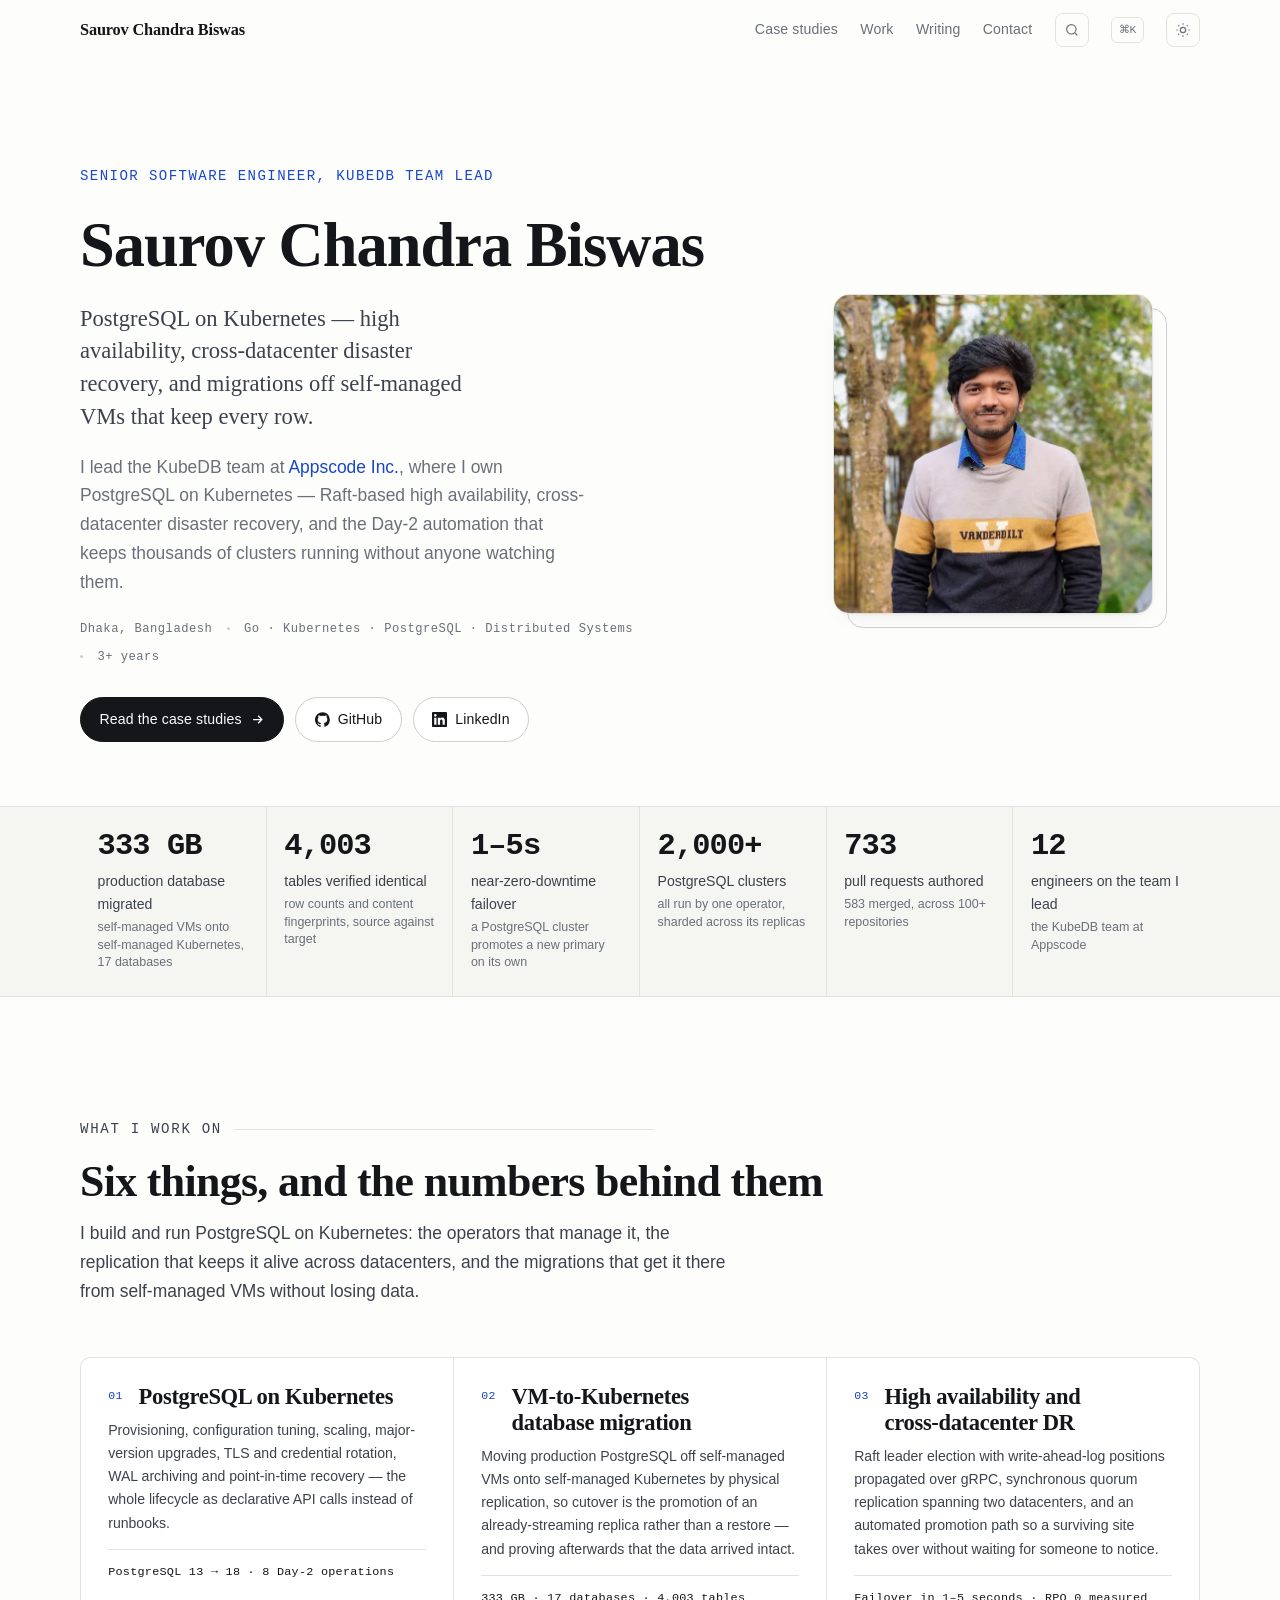
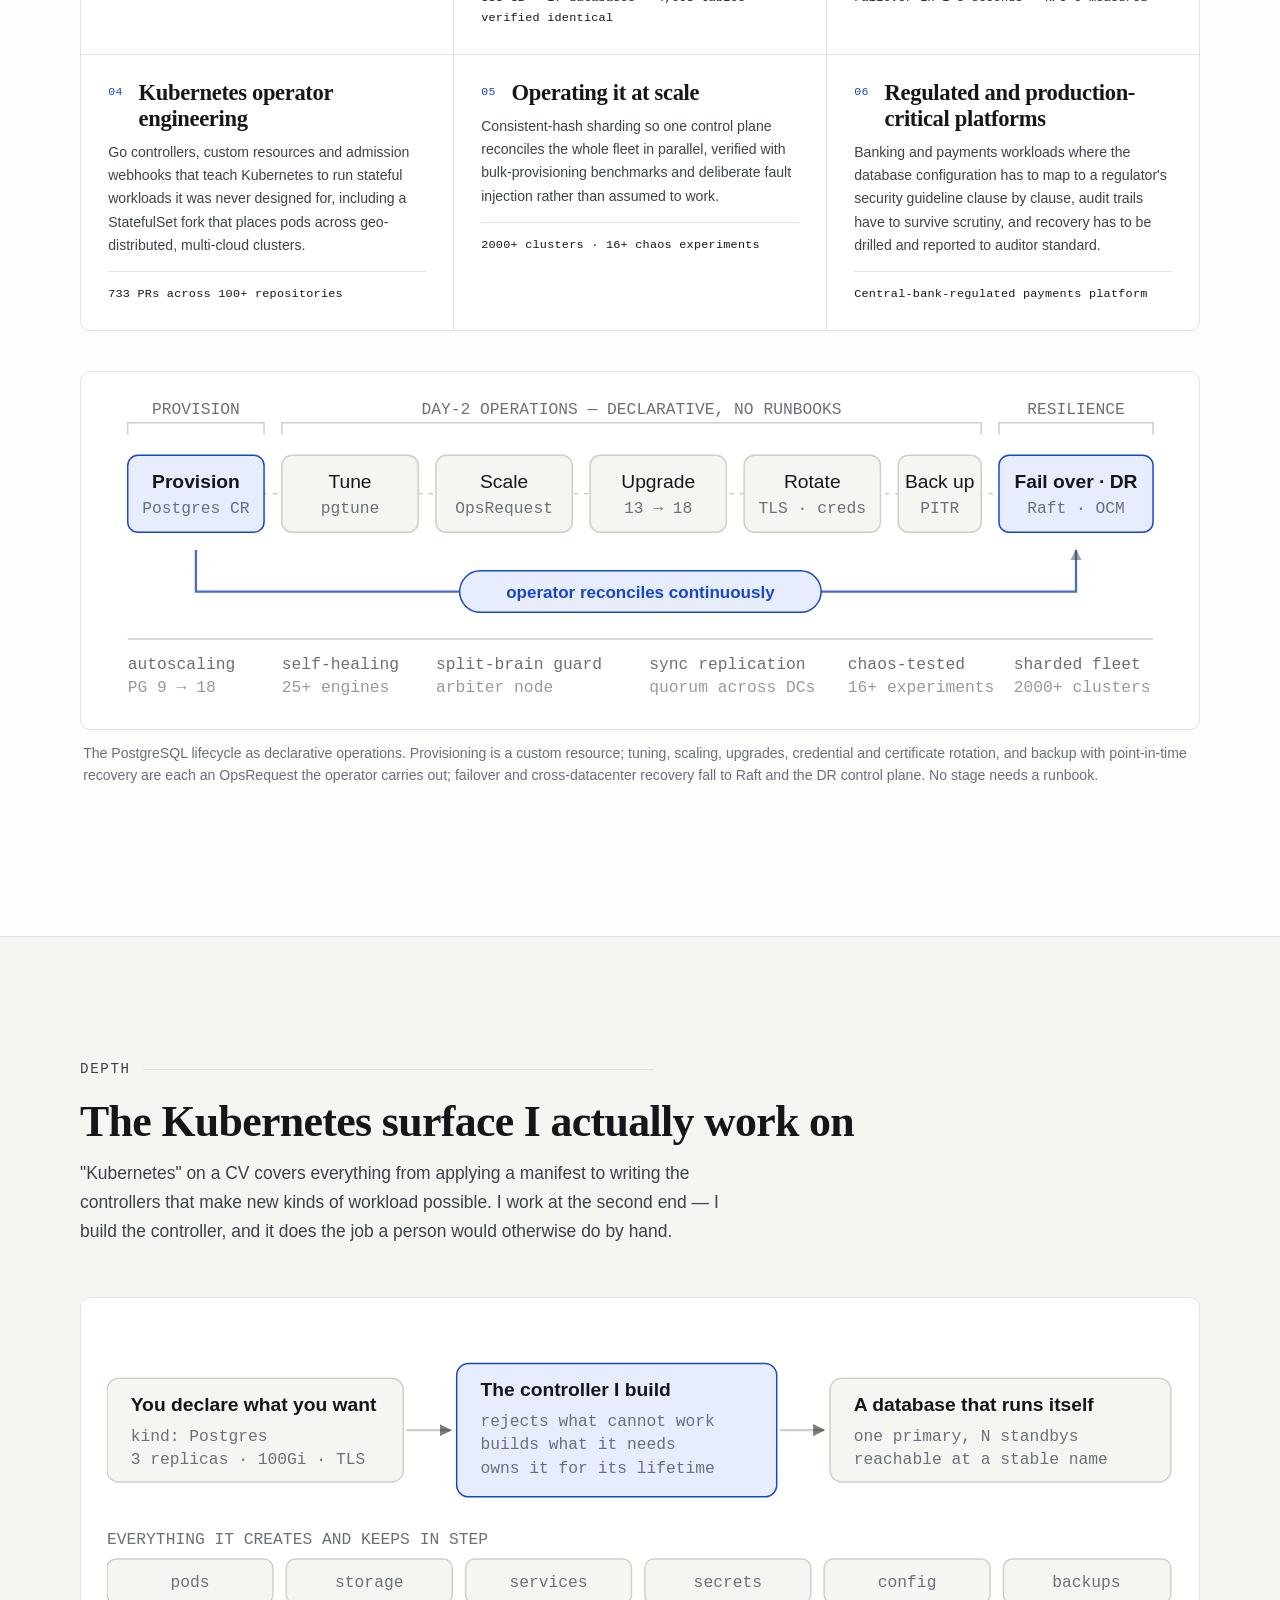
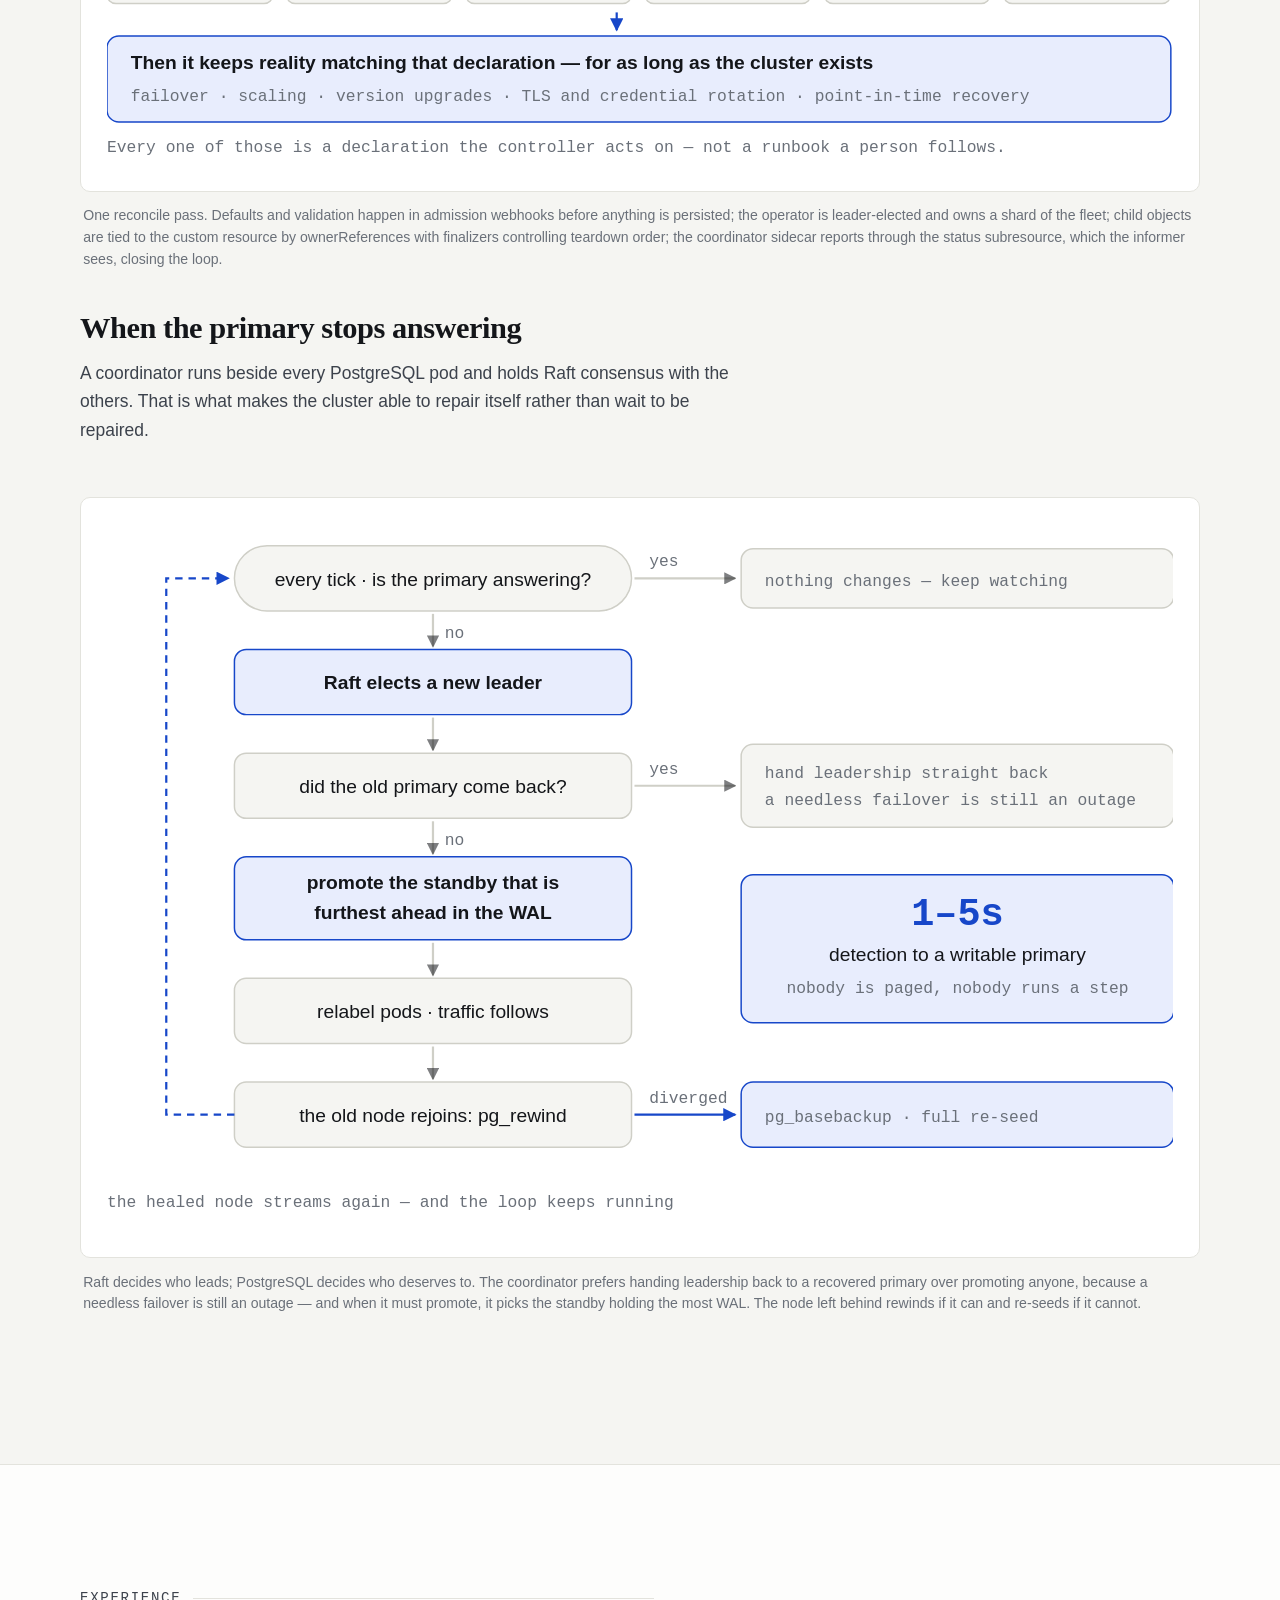
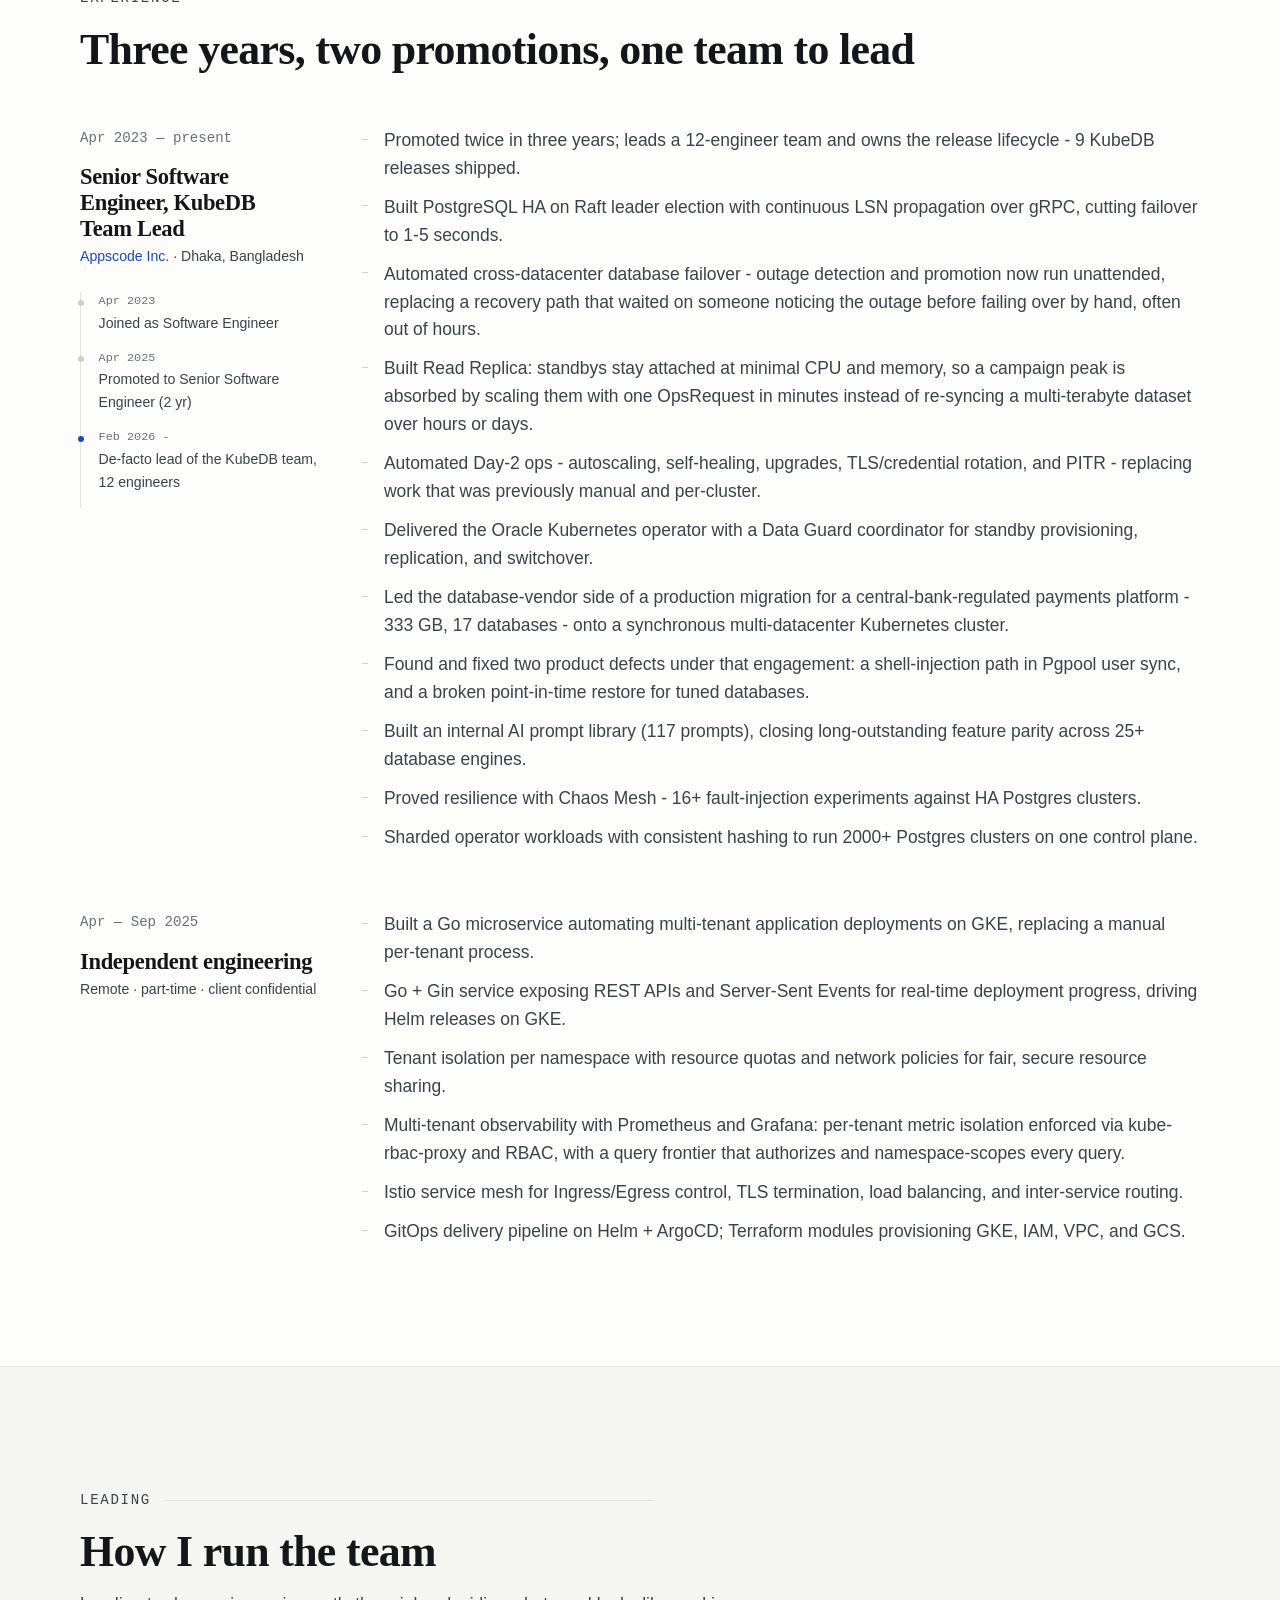
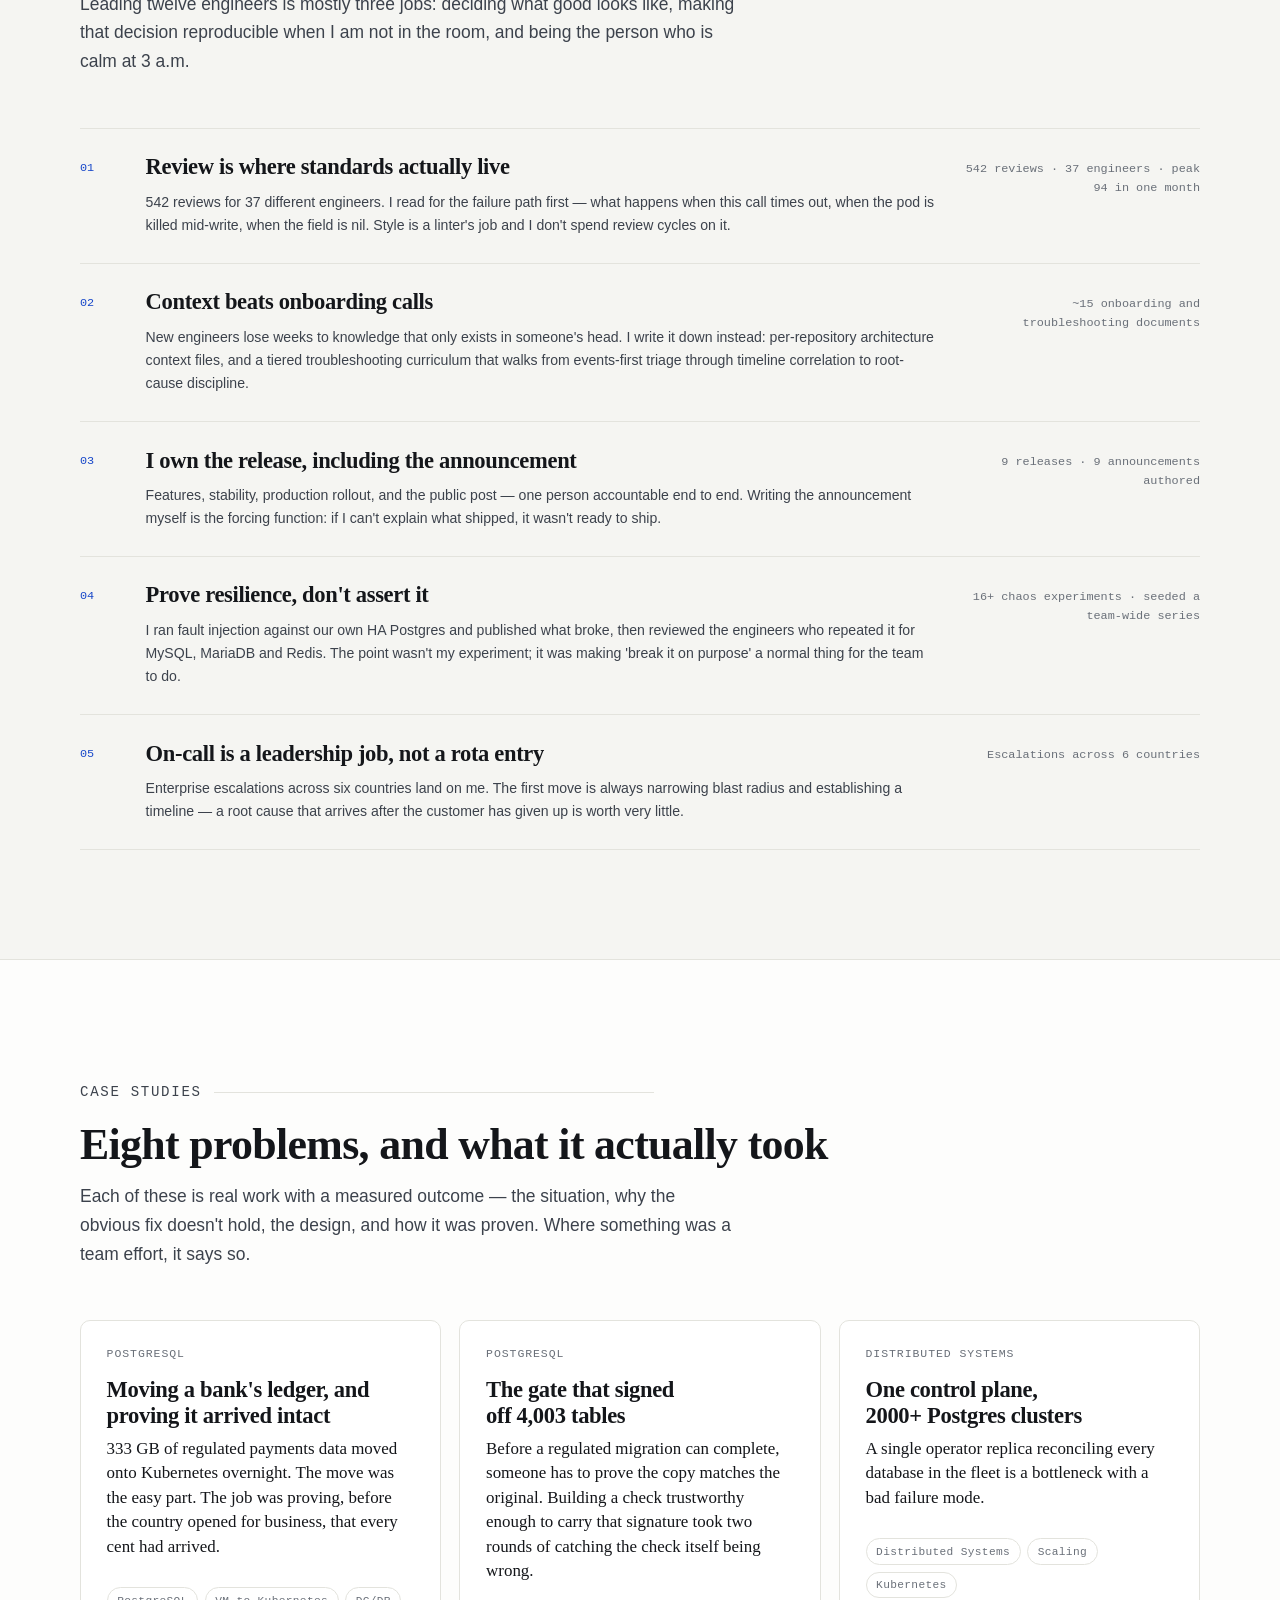
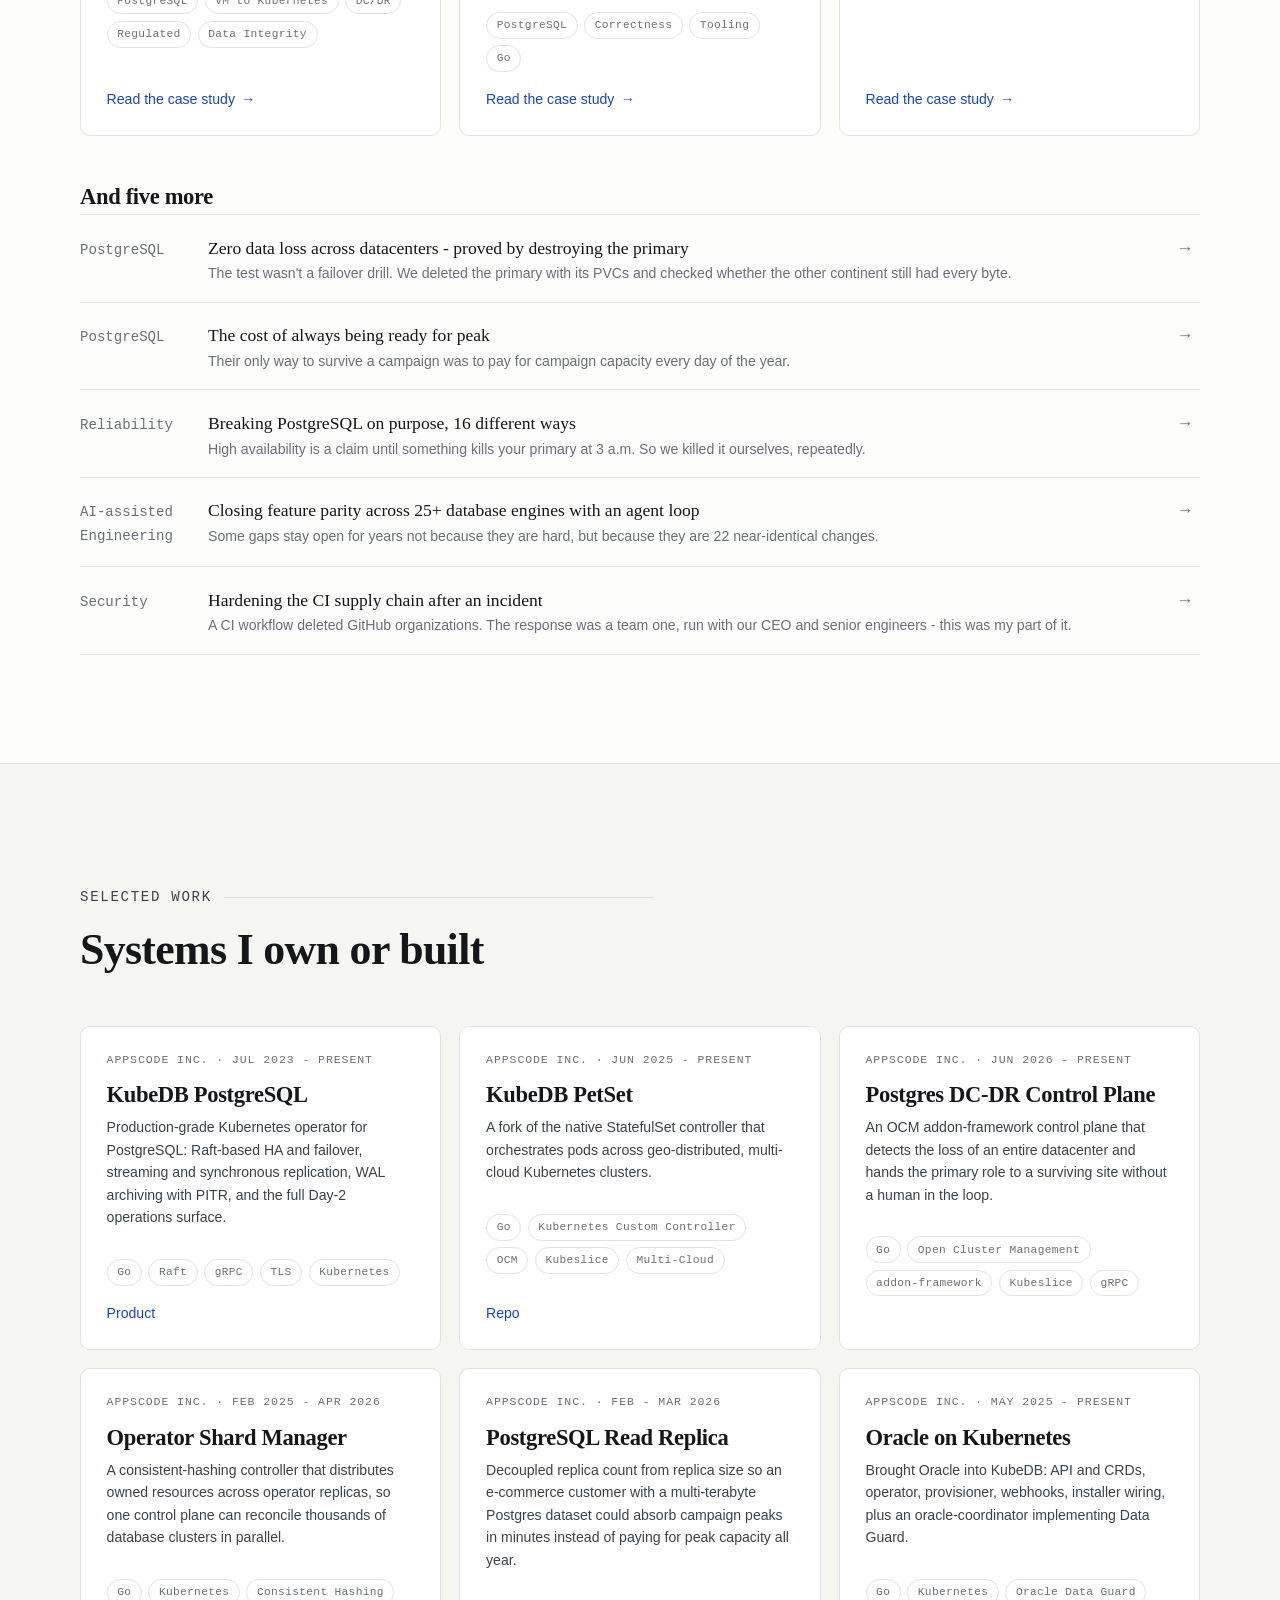
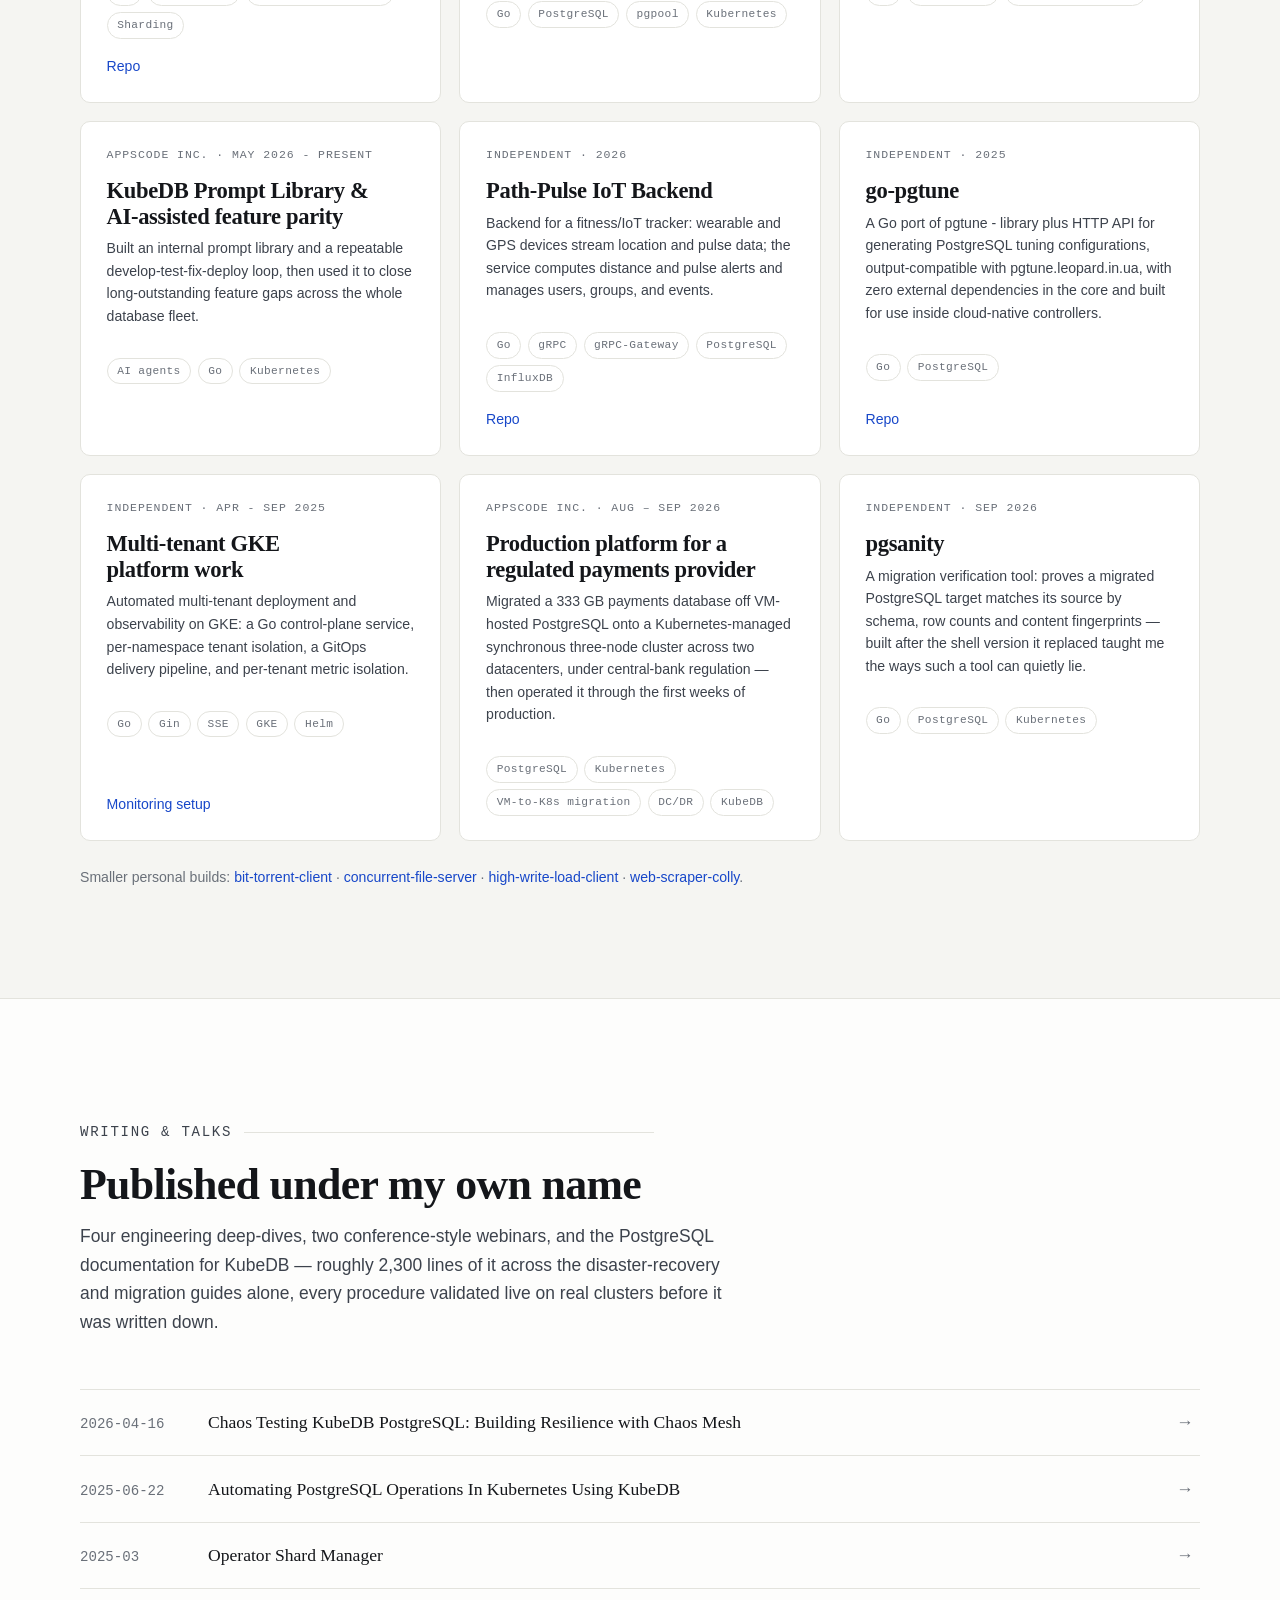
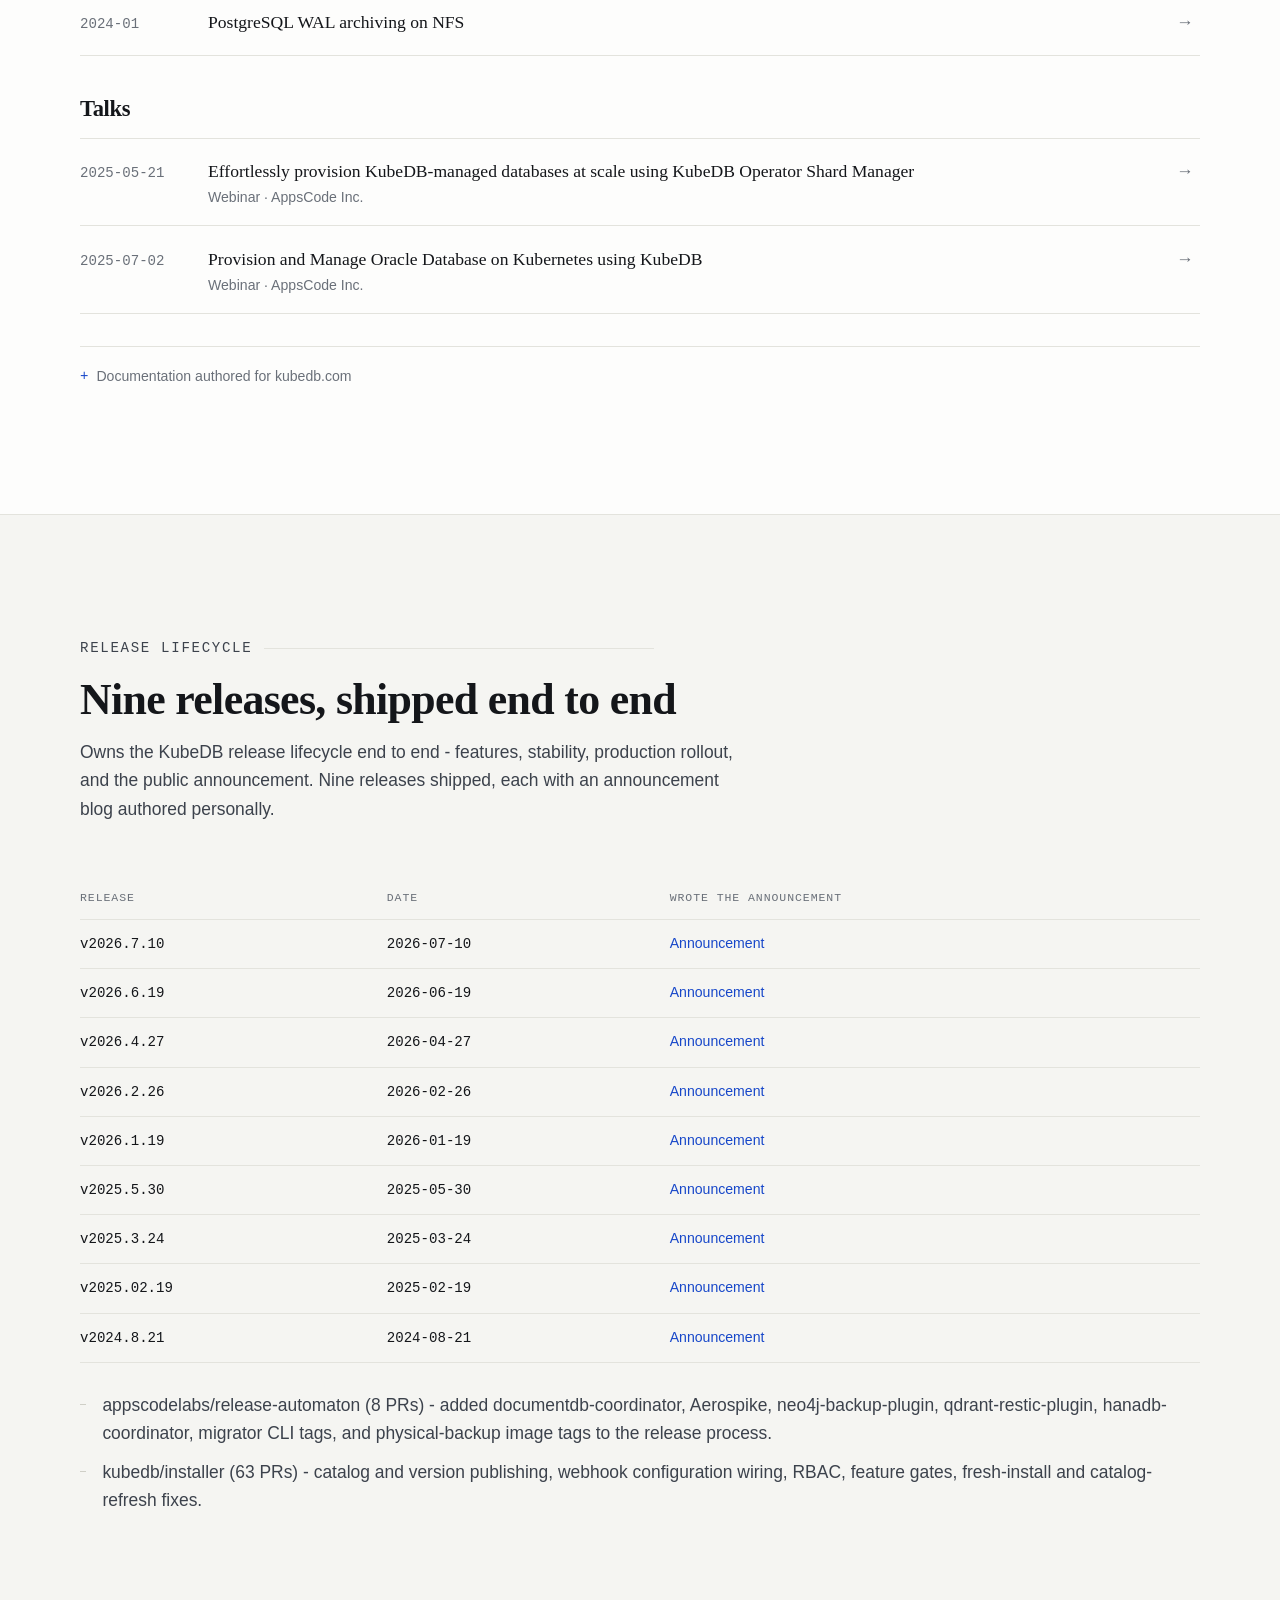
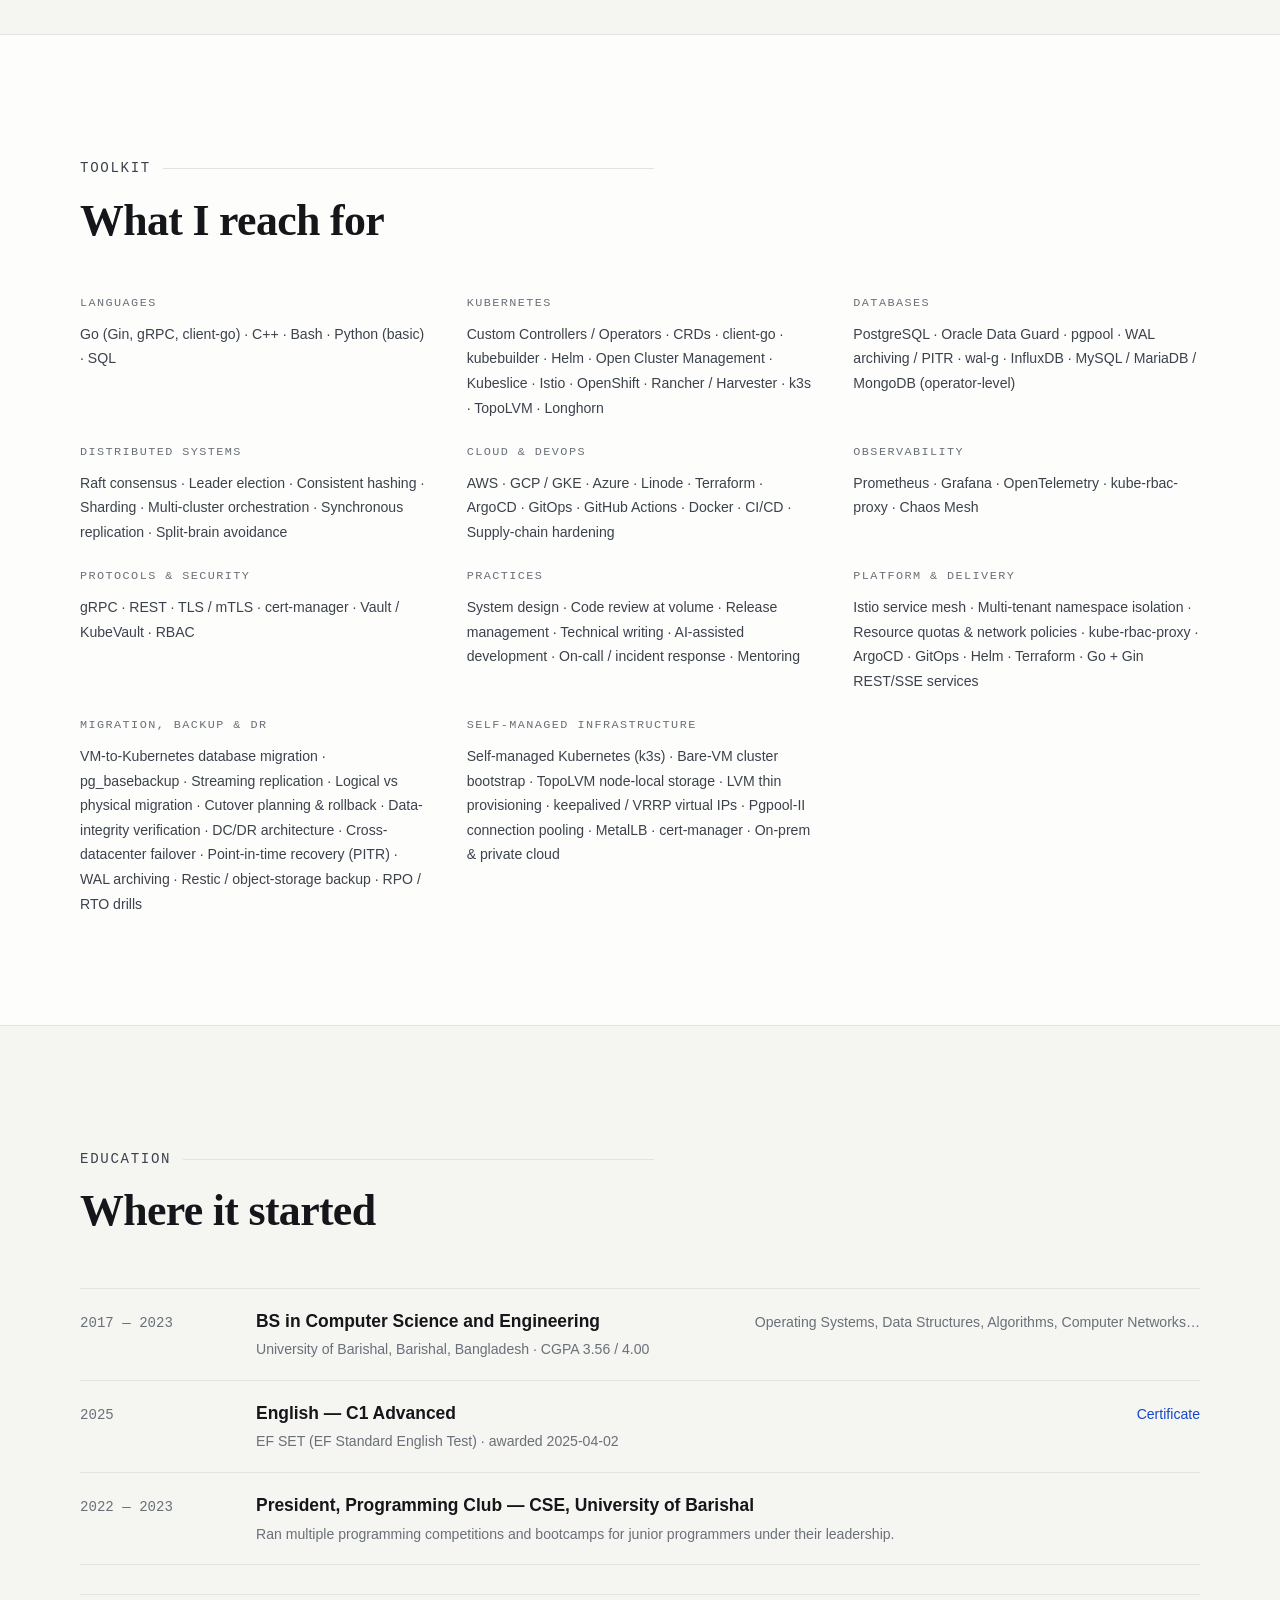
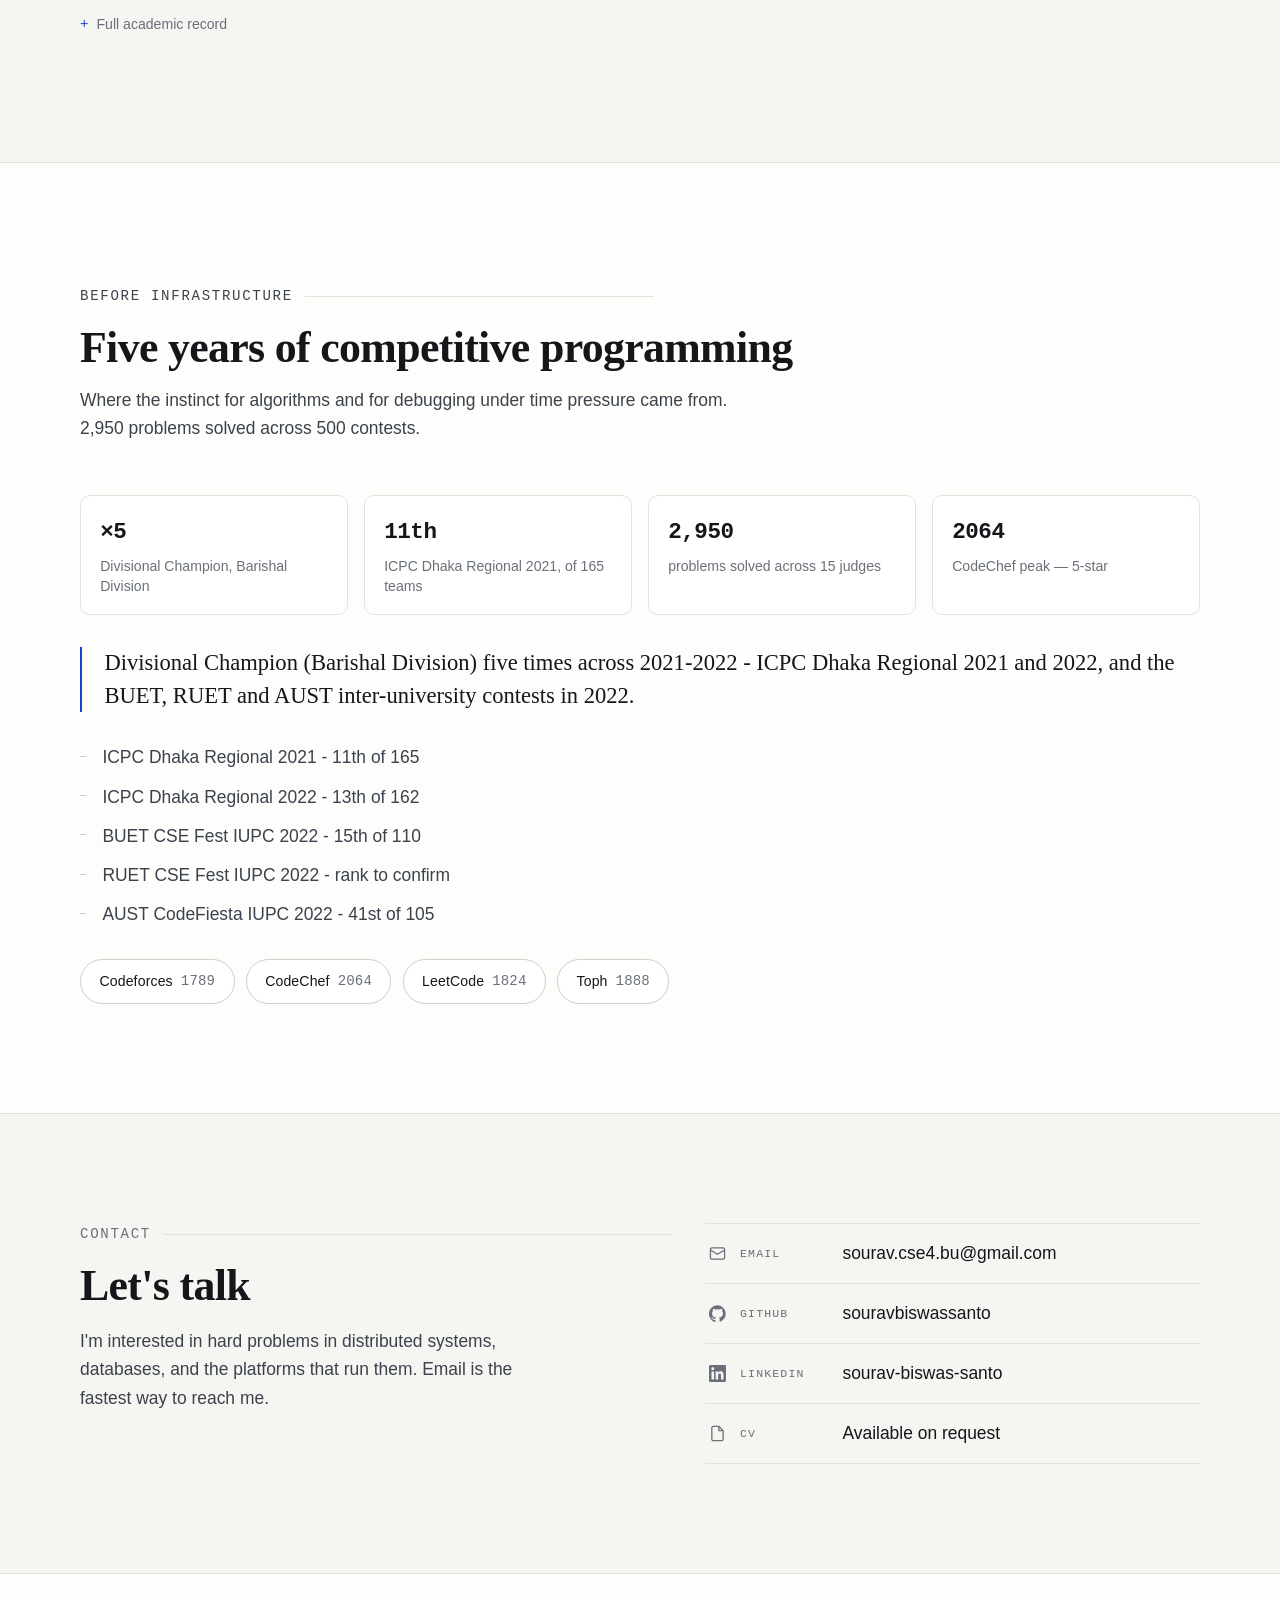
<file: site/index.html>
<!doctype html>
<html lang="en" class="no-js">
<head>
<meta charset="utf-8">
<meta name="viewport" content="width=device-width, initial-scale=1">
<title>Saurov Chandra Biswas — Senior Software Engineer, KubeDB Team Lead</title>
<meta name="description" content="Senior software engineer and team lead specialising in PostgreSQL on Kubernetes: VM-to-Kubernetes database migration, cross-datacenter HA and disaster recovery, Kubernetes operators in Go, and regulated banking and payments platforms.">
<link rel="canonical" href="https://souravbiswassanto.github.io/">
<meta property="og:type" content="website">
<meta property="og:title" content="Saurov Chandra Biswas — Senior Software Engineer, KubeDB Team Lead">
<meta property="og:description" content="Senior software engineer and team lead specialising in PostgreSQL on Kubernetes: VM-to-Kubernetes database migration, cross-datacenter HA and disaster recovery, Kubernetes operators in Go, and regulated banking and payments platforms.">
<meta property="og:url" content="https://souravbiswassanto.github.io/">
<meta property="og:image" content="https://souravbiswassanto.github.io/assets/hero.jpg">
<meta name="twitter:card" content="summary_large_image">
<meta name="theme-color" content="#fdfdfc" media="(prefers-color-scheme: light)">
<meta name="theme-color" content="#0e1014" media="(prefers-color-scheme: dark)">
<link rel="icon" href="data:image/svg+xml,<svg xmlns='http://www.w3.org/2000/svg' viewBox='0 0 100 100'><text y='.9em' font-size='90' font-family='Georgia,serif'>S</text></svg>">
<link rel="stylesheet" href="styles/main.css">
<script>
(function(){try{var t=localStorage.getItem("theme");if(t)document.documentElement.setAttribute("data-theme",t);}catch(e){}})();
</script>
<script type="application/ld+json">{"@context": "https://schema.org", "@type": "Person", "name": "Saurov Chandra Biswas", "jobTitle": "Senior Software Engineer, KubeDB Team Lead", "worksFor": {"@type": "Organization", "name": "Appscode Inc."}, "url": "https://souravbiswassanto.github.io", "image": "https://souravbiswassanto.github.io/assets/hero.jpg", "email": "mailto:sourav.cse4.bu@gmail.com", "address": {"@type": "PostalAddress", "addressLocality": "Dhaka", "addressCountry": "BD"}, "sameAs": ["https://github.com/souravbiswassanto", "https://linkedin.com/in/sourav-biswas-santo"], "alumniOf": {"@type": "CollegeOrUniversity", "name": "University of Barishal"}, "knowsAbout": ["Kubernetes", "Go", "PostgreSQL", "Distributed Systems", "Site Reliability Engineering"]}</script>
</head>
<body>
<a class="skip-link" href="#main">Skip to content</a>

<header class="site-header">
  <div class="wrap">
    <a class="brand" href="index.html">Saurov Chandra Biswas</a>
    <nav class="site-nav" aria-label="Primary">
      <a class="nav-hide" href="index.html#case-studies">Case studies</a>
      <a class="nav-hide" href="index.html#work">Work</a>
      <a class="nav-hide" href="index.html#writing">Writing</a>
      <a class="nav-hide" href="index.html#contact">Contact</a>
      <a class="nav-keep" href="index.html#work">Work</a>
      <a class="nav-keep" href="index.html#contact">Contact</a>
      <button class="icon-btn" data-palette-open type="button" aria-label="Search this site"><svg viewBox="0 0 24 24" fill="none" stroke="currentColor" stroke-width="1.8" aria-hidden="true"><circle cx="11" cy="11" r="7"/><path d="m20 20-3.5-3.5"/></svg></button>
      <span class="kbd-hint" aria-hidden="true">⌘K</span>
      <button class="icon-btn" data-theme-toggle type="button" aria-label="Switch theme"><svg viewBox="0 0 24 24" fill="none" stroke="currentColor" stroke-width="1.8" aria-hidden="true"><circle cx="12" cy="12" r="4"/><path d="M12 2v2M12 20v2M4.9 4.9l1.4 1.4M17.7 17.7l1.4 1.4M2 12h2M20 12h2M4.9 19.1l1.4-1.4M17.7 6.3l1.4-1.4"/></svg></button>
    </nav>
  </div>
</header>

<main id="main">
<section class="hero">
  <div class="wrap hero-grid">
    <div>
      <p class="role">Senior Software Engineer, KubeDB Team Lead</p>
      <h1>Saurov Chandra Biswas</h1>
      <p class="lede">PostgreSQL on Kubernetes — high availability, cross-datacenter disaster recovery, and migrations off self-managed VMs that keep every row.</p>
      <p class="sub">I lead the KubeDB team at <a href="https://appscode.com/" rel="noopener">Appscode Inc.</a>,
      where I own PostgreSQL on Kubernetes — Raft-based high availability, cross-datacenter disaster recovery,
      and the Day-2 automation that keeps thousands of clusters running without anyone watching them.</p>
      <p class="meta-line">
        <span>Dhaka, Bangladesh</span>
        <span>Go · Kubernetes · PostgreSQL · Distributed Systems</span>
        <span>3+ years</span>
      </p>
      <div class="cta-row">
        <a class="btn btn--primary" href="#case-studies">Read the case studies <svg viewBox="0 0 24 24" fill="none" stroke="currentColor" stroke-width="2" aria-hidden="true"><path d="M5 12h14M13 6l6 6-6 6"/></svg></a>
        
        <a class="btn" href="https://github.com/souravbiswassanto" rel="noopener"><svg viewBox="0 0 24 24" fill="currentColor" aria-hidden="true"><path d="M12 .5a12 12 0 0 0-3.79 23.4c.6.1.82-.26.82-.58v-2.2c-3.34.72-4.04-1.6-4.04-1.6-.55-1.4-1.34-1.77-1.34-1.77-1.1-.75.08-.73.08-.73 1.2.09 1.84 1.24 1.84 1.24 1.07 1.84 2.81 1.31 3.5 1 .1-.78.42-1.31.76-1.61-2.67-.3-5.47-1.34-5.47-5.96 0-1.32.47-2.4 1.24-3.24-.13-.3-.54-1.53.12-3.18 0 0 1.01-.32 3.3 1.24a11.5 11.5 0 0 1 6.01 0c2.29-1.56 3.3-1.24 3.3-1.24.66 1.65.25 2.88.12 3.18.77.84 1.23 1.92 1.23 3.24 0 4.63-2.8 5.65-5.48 5.95.43.37.81 1.1.81 2.22v3.29c0 .32.21.69.83.57A12 12 0 0 0 12 .5Z"/></svg> GitHub</a>
        <a class="btn" href="https://linkedin.com/in/sourav-biswas-santo" rel="noopener"><svg viewBox="0 0 24 24" fill="currentColor" aria-hidden="true"><path d="M20.45 20.45h-3.55v-5.57c0-1.33-.02-3.04-1.85-3.04-1.85 0-2.14 1.45-2.14 2.94v5.67H9.35V9h3.41v1.56h.05a3.74 3.74 0 0 1 3.37-1.85c3.6 0 4.27 2.37 4.27 5.46v6.28ZM5.34 7.43a2.06 2.06 0 1 1 0-4.12 2.06 2.06 0 0 1 0 4.12ZM7.12 20.45H3.55V9h3.57v11.45ZM22.22 0H1.77C.79 0 0 .77 0 1.72v20.56C0 23.23.79 24 1.77 24h20.45c.98 0 1.78-.77 1.78-1.72V1.72C24 .77 23.2 0 22.22 0Z"/></svg> LinkedIn</a>
      </div>
    </div>
    <div class="hero-portrait">
      <picture>
        <source srcset="assets/hero.webp" type="image/webp">
        <img src="assets/hero.jpg" width="640" height="640" alt="Saurov Chandra Biswas" fetchpriority="high">
      </picture>
    </div>
  </div>
</section>
<section class="stat-bar" aria-label="Key numbers">
  <div class="wrap"><div class="stat-grid"><div class="stat"><div class="v"><span class="num">333 GB</span></div><div class="l">production database migrated</div><div class="s">self-managed VMs onto self-managed Kubernetes, 17 databases</div></div><div class="stat"><div class="v"><span class="num">4,003</span></div><div class="l">tables verified identical</div><div class="s">row counts and content fingerprints, source against target</div></div><div class="stat"><div class="v"><span class="num">1–5s</span></div><div class="l">near-zero-downtime failover</div><div class="s">a PostgreSQL cluster promotes a new primary on its own</div></div><div class="stat"><div class="v"><span class="num" data-count="2000" data-suffix="+">2,000+</span></div><div class="l">PostgreSQL clusters</div><div class="s">all run by one operator, sharded across its replicas</div></div><div class="stat"><div class="v"><span class="num" data-count="733" data-suffix="">733</span></div><div class="l">pull requests authored</div><div class="s">583 merged, across 100+ repositories</div></div><div class="stat"><div class="v"><span class="num" data-count="12" data-suffix="">12</span></div><div class="l">engineers on the team I lead</div><div class="s">the KubeDB team at Appscode</div></div></div></div>
</section>
<section class="section">
  <div class="wrap">
    <div class="section-head reveal">
      <p class="eyebrow">What I work on</p>
      <h2>Six things, and the numbers behind them</h2>
      <p>I build and run PostgreSQL on Kubernetes: the operators that manage it, the replication that keeps it alive across datacenters, and the migrations that get it there from self-managed VMs without losing data.</p>
    </div>
    <div class="domains reveal"><div class="domain"><h3>PostgreSQL on Kubernetes</h3><p>Provisioning, configuration tuning, scaling, major-version upgrades, TLS and credential rotation, WAL archiving and point-in-time recovery — the whole lifecycle as declarative API calls instead of runbooks.</p><p class="domain-proof">PostgreSQL 13 → 18 · 8 Day-2 operations</p></div><div class="domain"><h3>VM-to-Kubernetes database migration</h3><p>Moving production PostgreSQL off self-managed VMs onto self-managed Kubernetes by physical replication, so cutover is the promotion of an already-streaming replica rather than a restore — and proving afterwards that the data arrived intact.</p><p class="domain-proof">333 GB · 17 databases · 4,003 tables verified identical</p></div><div class="domain"><h3>High availability and cross-datacenter DR</h3><p>Raft leader election with write-ahead-log positions propagated over gRPC, synchronous quorum replication spanning two datacenters, and an automated promotion path so a surviving site takes over without waiting for someone to notice.</p><p class="domain-proof">Failover in 1–5 seconds · RPO 0 measured</p></div><div class="domain"><h3>Kubernetes operator engineering</h3><p>Go controllers, custom resources and admission webhooks that teach Kubernetes to run stateful workloads it was never designed for, including a StatefulSet fork that places pods across geo-distributed, multi-cloud clusters.</p><p class="domain-proof">733 PRs across 100+ repositories</p></div><div class="domain"><h3>Operating it at scale</h3><p>Consistent-hash sharding so one control plane reconciles the whole fleet in parallel, verified with bulk-provisioning benchmarks and deliberate fault injection rather than assumed to work.</p><p class="domain-proof">2000+ clusters · 16+ chaos experiments</p></div><div class="domain"><h3>Regulated and production-critical platforms</h3><p>Banking and payments workloads where the database configuration has to map to a regulator&#x27;s security guideline clause by clause, audit trails have to survive scrutiny, and recovery has to be drilled and reported to auditor standard.</p><p class="domain-proof">Central-bank-regulated payments platform</p></div></div>
    <figure class="diagram reveal"><div class="frame"><svg viewBox="0 0 720 208" role="img" aria-labelledby="lc-title lc-desc" xmlns="http://www.w3.org/2000/svg">
  <title id="lc-title">The PostgreSQL lifecycle as declarative operations</title>
  <desc id="lc-desc">Seven stages from provisioning to disaster recovery. Provisioning is driven by a custom resource; configuration tuning, scaling, version upgrades, credential and certificate rotation, and backup with point-in-time recovery are each a declarative operations request handled by the operator; failover and cross-datacenter recovery are handled by Raft consensus and an Open Cluster Management control plane. None of the stages requires a runbook.</desc>

  <defs>
    <marker id="lc-tip" viewBox="0 0 10 10" refX="9" refY="5" markerWidth="5" markerHeight="5" orient="auto-start-reverse">
      <path d="M 0 0 L 10 5 L 0 10 z" fill="currentColor" opacity=".5"/>
    </marker>
  </defs>

  <!-- brackets -->
  <g class="d-line" stroke-width="1" fill="none">
    <path d="M 14 26 L 14 18 L 106 18 L 106 26"/>
    <path d="M 118 26 L 118 18 L 590 18 L 590 26"/>
    <path d="M 602 26 L 602 18 L 706 18 L 706 26"/>
  </g>
  <text x="60" y="12" class="d-text-sm" text-anchor="middle">PROVISION</text>
  <text x="354" y="12" class="d-text-sm" text-anchor="middle">DAY-2 OPERATIONS — DECLARATIVE, NO RUNBOOKS</text>
  <text x="654" y="12" class="d-text-sm" text-anchor="middle">RESILIENCE</text>

  <!-- connecting spine -->
  <line x1="14" y1="66" x2="706" y2="66" class="d-line" stroke-width="1" stroke-dasharray="3 4"/>

  <!-- stage 1: provision -->
  <g>
    <rect x="14" y="40" width="92" height="52" rx="7" class="d-box-accent"/>
    <text x="60" y="62" class="d-text" text-anchor="middle" font-size="11.5" font-weight="600">Provision</text>
    <text x="60" y="79" class="d-text-sm" text-anchor="middle">Postgres CR</text>
  </g>

  <!-- stages 2-6: day-2 -->
  <g>
    <rect x="118" y="40" width="92" height="52" rx="7" class="d-box"/>
    <text x="164" y="62" class="d-text" text-anchor="middle" font-size="11.5">Tune</text>
    <text x="164" y="79" class="d-text-sm" text-anchor="middle">pgtune</text>
  </g>
  <g>
    <rect x="222" y="40" width="92" height="52" rx="7" class="d-box"/>
    <text x="268" y="62" class="d-text" text-anchor="middle" font-size="11.5">Scale</text>
    <text x="268" y="79" class="d-text-sm" text-anchor="middle">OpsRequest</text>
  </g>
  <g>
    <rect x="326" y="40" width="92" height="52" rx="7" class="d-box"/>
    <text x="372" y="62" class="d-text" text-anchor="middle" font-size="11.5">Upgrade</text>
    <text x="372" y="79" class="d-text-sm" text-anchor="middle">13 → 18</text>
  </g>
  <g>
    <rect x="430" y="40" width="92" height="52" rx="7" class="d-box"/>
    <text x="476" y="62" class="d-text" text-anchor="middle" font-size="11.5">Rotate</text>
    <text x="476" y="79" class="d-text-sm" text-anchor="middle">TLS · creds</text>
  </g>
  <g>
    <rect x="534" y="40" width="56" height="52" rx="7" class="d-box"/>
    <text x="562" y="62" class="d-text" text-anchor="middle" font-size="11.5">Back up</text>
    <text x="562" y="79" class="d-text-sm" text-anchor="middle">PITR</text>
  </g>

  <!-- stage 7: resilience -->
  <g>
    <rect x="602" y="40" width="104" height="52" rx="7" class="d-box-accent"/>
    <text x="654" y="62" class="d-text" text-anchor="middle" font-size="11.5" font-weight="600">Fail over · DR</text>
    <text x="654" y="79" class="d-text-sm" text-anchor="middle">Raft · OCM</text>
  </g>

  <!-- the automation loop underneath -->
  <path d="M 60 104 L 60 132 L 654 132 L 654 104"
        class="d-stroke-accent" stroke-width="1.5" fill="none" marker-end="url(#lc-tip)" opacity=".8"/>
  <rect x="238" y="118" width="244" height="28" rx="14" class="d-box-accent"/>
  <text x="360" y="136" class="d-accent" text-anchor="middle" font-size="11.5" font-weight="600">operator reconciles continuously</text>

  <!-- footer facts -->
  <line x1="14" y1="164" x2="706" y2="164" class="d-line" stroke-width="1"/>
  <g>
    <text x="14" y="184" class="d-text-sm">autoscaling</text>
    <text x="118" y="184" class="d-text-sm">self-healing</text>
    <text x="222" y="184" class="d-text-sm">split-brain guard</text>
    <text x="366" y="184" class="d-text-sm">sync replication</text>
    <text x="500" y="184" class="d-text-sm">chaos-tested</text>
    <text x="612" y="184" class="d-text-sm">sharded fleet</text>
  </g>
  <g>
    <text x="14" y="200" class="d-text-sm" opacity=".7">PG 9 → 18</text>
    <text x="118" y="200" class="d-text-sm" opacity=".7">25+ engines</text>
    <text x="222" y="200" class="d-text-sm" opacity=".7">arbiter node</text>
    <text x="366" y="200" class="d-text-sm" opacity=".7">quorum across DCs</text>
    <text x="500" y="200" class="d-text-sm" opacity=".7">16+ experiments</text>
    <text x="612" y="200" class="d-text-sm" opacity=".7">2000+ clusters</text>
  </g>
</svg>
</div><figcaption>The PostgreSQL lifecycle as declarative operations. Provisioning is a custom resource; tuning, scaling, upgrades, credential and certificate rotation, and backup with point-in-time recovery are each an OpsRequest the operator carries out; failover and cross-datacenter recovery fall to Raft and the DR control plane. No stage needs a runbook.</figcaption></figure>
  </div>
</section>
<section class="section section--alt" id="kubernetes">
  <div class="wrap">
    <div class="section-head reveal">
      <p class="eyebrow">Depth</p>
      <h2>The Kubernetes surface I actually work on</h2>
      <p>&quot;Kubernetes&quot; on a CV covers everything from applying a manifest to writing the controllers that make new kinds of workload possible. I work at the second end — I build the controller, and it does the job a person would otherwise do by hand.</p>
    </div>
    <figure class="diagram reveal"><div class="frame"><svg viewBox="0 0 720 300" role="img" aria-labelledby="cp-title cp-desc" xmlns="http://www.w3.org/2000/svg">
  <title id="cp-title">What the controller I build actually does</title>
  <desc id="cp-desc">A user declares the database they want as a custom resource — how many replicas, how much storage, TLS on. The controller checks the request is valid and then builds everything the database needs: pods, storage, services, secrets, configuration and backups. It then keeps reality matching that declaration, handling failover, scaling, version upgrades, credential rotation and point-in-time recovery without a person carrying out steps.</desc>

  <defs>
    <marker id="cp-a" viewBox="0 0 10 10" refX="9" refY="5" markerWidth="6" markerHeight="6" orient="auto-start-reverse">
      <path d="M 0 0 L 10 5 L 0 10 z" class="d-accent"/>
    </marker>
    <marker id="cp-m" viewBox="0 0 10 10" refX="9" refY="5" markerWidth="5.5" markerHeight="5.5" orient="auto-start-reverse">
      <path d="M 0 0 L 10 5 L 0 10 z" fill="currentColor" opacity=".55"/>
    </marker>
  </defs>

  <!-- you declare -->
  <rect x="0" y="38" width="200" height="70" rx="8" class="d-box"/>
  <text x="16" y="60" class="d-text" font-size="11.5" font-weight="600">You declare what you want</text>
  <text x="16" y="80" class="d-text-sm">kind: Postgres</text>
  <text x="16" y="96" class="d-text-sm">3 replicas · 100Gi · TLS</text>

  <path d="M 202 73 L 232 73" class="d-line" stroke-width="1.5" marker-end="url(#cp-m)" fill="none"/>

  <!-- the controller -->
  <rect x="236" y="28" width="216" height="90" rx="8" class="d-box-accent"/>
  <text x="252" y="50" class="d-text" font-size="11.5" font-weight="600">The controller I build</text>
  <text x="252" y="70" class="d-text-sm">rejects what cannot work</text>
  <text x="252" y="86" class="d-text-sm">builds what it needs</text>
  <text x="252" y="102" class="d-text-sm">owns it for its lifetime</text>

  <path d="M 454 73 L 484 73" class="d-line" stroke-width="1.5" marker-end="url(#cp-m)" fill="none"/>

  <!-- result -->
  <rect x="488" y="38" width="230" height="70" rx="8" class="d-box"/>
  <text x="504" y="60" class="d-text" font-size="11.5" font-weight="600">A database that runs itself</text>
  <text x="504" y="80" class="d-text-sm">one primary, N standbys</text>
  <text x="504" y="96" class="d-text-sm">reachable at a stable name</text>

  <!-- what it creates -->
  <text x="0" y="150" class="d-text-sm">EVERYTHING IT CREATES AND KEEPS IN STEP</text>

  <g class="d-box">
    <rect x="0" y="160" width="112" height="30" rx="6"/>
    <rect x="121" y="160" width="112" height="30" rx="6"/>
    <rect x="242" y="160" width="112" height="30" rx="6"/>
    <rect x="363" y="160" width="112" height="30" rx="6"/>
    <rect x="484" y="160" width="112" height="30" rx="6"/>
    <rect x="605" y="160" width="113" height="30" rx="6"/>
  </g>
  <g class="d-text-sm" text-anchor="middle">
    <text x="56" y="179">pods</text>
    <text x="177" y="179">storage</text>
    <text x="298" y="179">services</text>
    <text x="419" y="179">secrets</text>
    <text x="540" y="179">config</text>
    <text x="661" y="179">backups</text>
  </g>

  <!-- the ongoing job -->
  <rect x="0" y="212" width="718" height="58" rx="8" class="d-box-accent"/>
  <text x="16" y="234" class="d-text" font-size="11.5" font-weight="600">Then it keeps reality matching that declaration — for as long as the cluster exists</text>
  <text x="16" y="256" class="d-text-sm">failover · scaling · version upgrades · TLS and credential rotation · point-in-time recovery</text>

  <path d="M 344 196 L 344 208" class="d-stroke-accent" stroke-width="1.5" marker-end="url(#cp-a)" fill="none"/>

  <text x="0" y="290" class="d-text-sm">Every one of those is a declaration the controller acts on — not a runbook a person follows.</text>
</svg>
</div><figcaption>One reconcile pass. Defaults and validation happen in admission webhooks before anything is persisted; the operator is leader-elected and owns a shard of the fleet; child objects are tied to the custom resource by ownerReferences with finalizers controlling teardown order; the coordinator sidecar reports through the status subresource, which the informer sees, closing the loop.</figcaption></figure>
    <div class="section-head reveal" style="margin-top:clamp(2.5rem,1.5rem+3vw,4rem)">
      <h3 style="font-size:var(--step-2)">When the primary stops answering</h3>
      <p>A coordinator runs beside every PostgreSQL pod and holds Raft consensus with the others. That is
      what makes the cluster able to repair itself rather than wait to be repaired.</p>
    </div>
    <figure class="diagram reveal"><div class="frame"><svg viewBox="0 0 720 480" role="img" aria-labelledby="sh-title sh-desc" xmlns="http://www.w3.org/2000/svg">
  <title id="sh-title">How a PostgreSQL cluster heals itself</title>
  <desc id="sh-desc">A coordinator beside every PostgreSQL pod checks the cluster on every tick. While the primary is healthy nothing changes. When it stops answering, Raft elects a new leader among the coordinators. If the old primary comes back healthy the leadership is handed straight back, because a needless failover is still an outage. Otherwise the standby holding the highest write-ahead-log position is promoted, so the least data is lost, and pod labels are rewritten to move client traffic. The node that was left behind rejoins with pg_rewind, or with a full pg_basebackup re-seed when its history has diverged too far, and returns to streaming. The loop then continues.</desc>

  <defs>
    <marker id="sh-a" viewBox="0 0 10 10" refX="9" refY="5" markerWidth="6" markerHeight="6" orient="auto-start-reverse">
      <path d="M 0 0 L 10 5 L 0 10 z" class="d-accent"/>
    </marker>
    <marker id="sh-m" viewBox="0 0 10 10" refX="9" refY="5" markerWidth="5.5" markerHeight="5.5" orient="auto-start-reverse">
      <path d="M 0 0 L 10 5 L 0 10 z" fill="currentColor" opacity=".55"/>
    </marker>
  </defs>

  <!-- spine -->
  <rect x="86" y="16" width="268" height="44" rx="22" class="d-box"/>
  <text x="220" y="43" class="d-text" text-anchor="middle" font-size="11.5">every tick · is the primary answering?</text>

  <path d="M 220 62 L 220 84" class="d-line" stroke-width="1.5" marker-end="url(#sh-m)" fill="none"/>
  <text x="228" y="78" class="d-text-sm">no</text>

  <rect x="86" y="86" width="268" height="44" rx="8" class="d-box-accent"/>
  <text x="220" y="113" class="d-text" text-anchor="middle" font-size="11.5" font-weight="600">Raft elects a new leader</text>

  <path d="M 220 132 L 220 154" class="d-line" stroke-width="1.5" marker-end="url(#sh-m)" fill="none"/>

  <rect x="86" y="156" width="268" height="44" rx="8" class="d-box"/>
  <text x="220" y="183" class="d-text" text-anchor="middle" font-size="11.5">did the old primary come back?</text>

  <path d="M 220 202 L 220 224" class="d-line" stroke-width="1.5" marker-end="url(#sh-m)" fill="none"/>
  <text x="228" y="218" class="d-text-sm">no</text>

  <rect x="86" y="226" width="268" height="56" rx="8" class="d-box-accent"/>
  <text x="220" y="248" class="d-text" text-anchor="middle" font-size="11.5" font-weight="600">promote the standby that is</text>
  <text x="220" y="268" class="d-text" text-anchor="middle" font-size="11.5" font-weight="600">furthest ahead in the WAL</text>

  <path d="M 220 284 L 220 306" class="d-line" stroke-width="1.5" marker-end="url(#sh-m)" fill="none"/>

  <rect x="86" y="308" width="268" height="44" rx="8" class="d-box"/>
  <text x="220" y="335" class="d-text" text-anchor="middle" font-size="11.5">relabel pods · traffic follows</text>

  <path d="M 220 354 L 220 376" class="d-line" stroke-width="1.5" marker-end="url(#sh-m)" fill="none"/>

  <rect x="86" y="378" width="268" height="44" rx="8" class="d-box"/>
  <text x="220" y="405" class="d-text" text-anchor="middle" font-size="11.5">the old node rejoins: pg_rewind</text>

  <!-- right-hand outcomes -->
  <path d="M 356 38 L 424 38" class="d-line" stroke-width="1.5" marker-end="url(#sh-m)" fill="none"/>
  <text x="366" y="30" class="d-text-sm">yes</text>
  <rect x="428" y="18" width="292" height="40" rx="8" class="d-box"/>
  <text x="444" y="43" class="d-text-sm">nothing changes — keep watching</text>

  <path d="M 356 178 L 424 178" class="d-line" stroke-width="1.5" marker-end="url(#sh-m)" fill="none"/>
  <text x="366" y="170" class="d-text-sm">yes</text>
  <rect x="428" y="150" width="292" height="56" rx="8" class="d-box"/>
  <text x="444" y="173" class="d-text-sm">hand leadership straight back</text>
  <text x="444" y="191" class="d-text-sm">a needless failover is still an outage</text>

  <path d="M 356 400 L 424 400" class="d-stroke-accent" stroke-width="1.5" marker-end="url(#sh-a)" fill="none"/>
  <text x="366" y="392" class="d-text-sm">diverged</text>
  <rect x="428" y="378" width="292" height="44" rx="8" class="d-box-accent"/>
  <text x="444" y="405" class="d-text-sm">pg_basebackup · full re-seed</text>

  <!-- back to streaming, and the loop -->
  <path d="M 86 400 L 40 400 L 40 38 L 82 38"
        class="d-stroke-accent" stroke-width="1.5" stroke-dasharray="5 4" marker-end="url(#sh-a)" fill="none"/>
  <text x="0" y="462" class="d-text-sm">the healed node streams again — and the loop keeps running</text>

  <!-- timing badge -->
  <rect x="428" y="238" width="292" height="100" rx="8" class="d-box-accent"/>
  <text x="574" y="272" class="d-accent" text-anchor="middle" font-family="ui-monospace, monospace" font-size="26" font-weight="700">1–5s</text>
  <text x="574" y="296" class="d-text" text-anchor="middle" font-size="11.5">detection to a writable primary</text>
  <text x="574" y="318" class="d-text-sm" text-anchor="middle">nobody is paged, nobody runs a step</text>
</svg>
</div><figcaption>Raft decides who leads; PostgreSQL decides who deserves to. The coordinator prefers handing leadership back to a recovered primary over promoting anyone, because a needless failover is still an outage — and when it must promote, it picks the standby holding the most WAL. The node left behind rewinds if it can and re-seeds if it cannot.</figcaption></figure>
  </div>
</section>
<section class="section" id="experience">
  <div class="wrap">
    <div class="section-head reveal">
      <p class="eyebrow">Experience</p>
      <h2>Three years, two promotions, one team to lead</h2>
    </div>
    <div class="xp reveal">
      <div class="xp-side">
        <p class="when">Apr 2023 — present</p>
        <h3>Senior Software Engineer, KubeDB Team Lead</h3>
        <p class="org"><a href="https://appscode.com/" rel="noopener">Appscode Inc.</a> · Dhaka, Bangladesh</p>
        <ul class="timeline"><li><span class="t-when">Apr 2023</span>Joined as Software Engineer</li><li><span class="t-when">Apr 2025</span>Promoted to Senior Software Engineer (2 yr)</li><li><span class="t-when">Feb 2026 -</span>De-facto lead of the KubeDB team, 12 engineers</li></ul>
      </div>
      <div><ul class="bullets"><li>Promoted twice in three years; leads a 12-engineer team and owns the release lifecycle - 9 KubeDB releases shipped.</li><li>Built PostgreSQL HA on Raft leader election with continuous LSN propagation over gRPC, cutting failover to 1-5 seconds.</li><li>Automated cross-datacenter database failover - outage detection and promotion now run unattended, replacing a recovery path that waited on someone noticing the outage before failing over by hand, often out of hours.</li><li>Built Read Replica: standbys stay attached at minimal CPU and memory, so a campaign peak is absorbed by scaling them with one OpsRequest in minutes instead of re-syncing a multi-terabyte dataset over hours or days.</li><li>Automated Day-2 ops - autoscaling, self-healing, upgrades, TLS/credential rotation, and PITR - replacing work that was previously manual and per-cluster.</li><li>Delivered the Oracle Kubernetes operator with a Data Guard coordinator for standby provisioning, replication, and switchover.</li><li>Led the database-vendor side of a production migration for a central-bank-regulated payments platform - 333 GB, 17 databases - onto a synchronous multi-datacenter Kubernetes cluster.</li><li>Found and fixed two product defects under that engagement: a shell-injection path in Pgpool user sync, and a broken point-in-time restore for tuned databases.</li><li>Built an internal AI prompt library (117 prompts), closing long-outstanding feature parity across 25+ database engines.</li><li>Proved resilience with Chaos Mesh - 16+ fault-injection experiments against HA Postgres clusters.</li><li>Sharded operator workloads with consistent hashing to run 2000+ Postgres clusters on one control plane.</li></ul></div>
    </div>
    <div class="xp reveal" style="margin-top:3rem">
      <div class="xp-side">
        <p class="when">Apr — Sep 2025</p>
        <h3>Independent engineering</h3>
        <p class="org">Remote · part-time · client confidential</p>
      </div>
      <div><ul class="bullets"><li>Built a Go microservice automating multi-tenant application deployments on GKE, replacing a manual per-tenant process.</li><li>Go + Gin service exposing REST APIs and Server-Sent Events for real-time deployment progress, driving Helm releases on GKE.</li><li>Tenant isolation per namespace with resource quotas and network policies for fair, secure resource sharing.</li><li>Multi-tenant observability with Prometheus and Grafana: per-tenant metric isolation enforced via kube-rbac-proxy and RBAC, with a query frontier that authorizes and namespace-scopes every query.</li><li>Istio service mesh for Ingress/Egress control, TLS termination, load balancing, and inter-service routing.</li><li>GitOps delivery pipeline on Helm + ArgoCD; Terraform modules provisioning GKE, IAM, VPC, and GCS.</li></ul></div>
    </div>
  </div>
</section>
<section class="section section--alt" id="leading">
  <div class="wrap">
    <div class="section-head reveal">
      <p class="eyebrow">Leading</p>
      <h2>How I run the team</h2>
      <p>Leading twelve engineers is mostly three jobs: deciding what good looks like, making that decision reproducible when I am not in the room, and being the person who is calm at 3 a.m.</p>
    </div>
    <ol class="practices reveal"><li class="practice"><h3>Review is where standards actually live</h3><p>542 reviews for 37 different engineers. I read for the failure path first — what happens when this call times out, when the pod is killed mid-write, when the field is nil. Style is a linter&#x27;s job and I don&#x27;t spend review cycles on it.</p><p class="practice-proof">542 reviews · 37 engineers · peak 94 in one month</p></li><li class="practice"><h3>Context beats onboarding calls</h3><p>New engineers lose weeks to knowledge that only exists in someone&#x27;s head. I write it down instead: per-repository architecture context files, and a tiered troubleshooting curriculum that walks from events-first triage through timeline correlation to root-cause discipline.</p><p class="practice-proof">~15 onboarding and troubleshooting documents</p></li><li class="practice"><h3>I own the release, including the announcement</h3><p>Features, stability, production rollout, and the public post — one person accountable end to end. Writing the announcement myself is the forcing function: if I can&#x27;t explain what shipped, it wasn&#x27;t ready to ship.</p><p class="practice-proof">9 releases · 9 announcements authored</p></li><li class="practice"><h3>Prove resilience, don&#x27;t assert it</h3><p>I ran fault injection against our own HA Postgres and published what broke, then reviewed the engineers who repeated it for MySQL, MariaDB and Redis. The point wasn&#x27;t my experiment; it was making &#x27;break it on purpose&#x27; a normal thing for the team to do.</p><p class="practice-proof">16+ chaos experiments · seeded a team-wide series</p></li><li class="practice"><h3>On-call is a leadership job, not a rota entry</h3><p>Enterprise escalations across six countries land on me. The first move is always narrowing blast radius and establishing a timeline — a root cause that arrives after the customer has given up is worth very little.</p><p class="practice-proof">Escalations across 6 countries</p></li></ol>
  </div>
</section>
<section class="section" id="case-studies">
  <div class="wrap">
    <div class="section-head reveal">
      <p class="eyebrow">Case studies</p>
      <h2>Eight problems, and what it actually took</h2>
      <p>Each of these is real work with a measured outcome — the situation, why the obvious fix doesn't hold,
      the design, and how it was proven. Where something was a team effort, it says so.</p>
    </div>
    <div class="card-grid"><a class="card card--case reveal" href="case/cutover-night.html">
  <p class="card-meta">PostgreSQL</p>
  <h3>Moving a bank&#x27;s ledger, and proving it arrived intact</h3>
  <p class="hook">333 GB of regulated payments data moved onto Kubernetes overnight. The move was the easy part. The job was proving, before the country opened for business, that every cent had arrived.</p>
  <div class="tags"><span class="tag">PostgreSQL</span><span class="tag">VM to Kubernetes</span><span class="tag">DC/DR</span><span class="tag">Regulated</span><span class="tag">Data Integrity</span></div>
  <span class="more">Read the case study <span class="arrow">→</span></span>
</a><a class="card card--case reveal" href="case/verification-gate.html">
  <p class="card-meta">PostgreSQL</p>
  <h3>The gate that signed off 4,003 tables</h3>
  <p class="hook">Before a regulated migration can complete, someone has to prove the copy matches the original. Building a check trustworthy enough to carry that signature took two rounds of catching the check itself being wrong.</p>
  <div class="tags"><span class="tag">PostgreSQL</span><span class="tag">Correctness</span><span class="tag">Tooling</span><span class="tag">Go</span></div>
  <span class="more">Read the case study <span class="arrow">→</span></span>
</a><a class="card card--case reveal" href="case/scale.html">
  <p class="card-meta">Distributed Systems</p>
  <h3>One control plane, 2000+ Postgres clusters</h3>
  <p class="hook">A single operator replica reconciling every database in the fleet is a bottleneck with a bad failure mode.</p>
  <div class="tags"><span class="tag">Distributed Systems</span><span class="tag">Scaling</span><span class="tag">Kubernetes</span></div>
  <span class="more">Read the case study <span class="arrow">→</span></span>
</a></div>
    <h3 class="reveal" style="margin:3rem 0 .25rem;font-size:var(--step-1)">And five more</h3>
    <ul class="writing-list reveal"><li><a href="case/zero-data-loss.html">
  <span class="w-date">PostgreSQL</span>
  <span class="w-title">Zero data loss across datacenters - proved by destroying the primary<small>The test wasn&#x27;t a failover drill. We deleted the primary with its PVCs and checked whether the other continent still had every byte.</small></span>
  <span class="w-arrow">→</span></a></li><li><a href="case/read-replica.html">
  <span class="w-date">PostgreSQL</span>
  <span class="w-title">The cost of always being ready for peak<small>Their only way to survive a campaign was to pay for campaign capacity every day of the year.</small></span>
  <span class="w-arrow">→</span></a></li><li><a href="case/chaos.html">
  <span class="w-date">Reliability</span>
  <span class="w-title">Breaking PostgreSQL on purpose, 16 different ways<small>High availability is a claim until something kills your primary at 3 a.m. So we killed it ourselves, repeatedly.</small></span>
  <span class="w-arrow">→</span></a></li><li><a href="case/ai-parity.html">
  <span class="w-date">AI-assisted Engineering</span>
  <span class="w-title">Closing feature parity across 25+ database engines with an agent loop<small>Some gaps stay open for years not because they are hard, but because they are 22 near-identical changes.</small></span>
  <span class="w-arrow">→</span></a></li><li><a href="case/supplychain.html">
  <span class="w-date">Security</span>
  <span class="w-title">Hardening the CI supply chain after an incident<small>A CI workflow deleted GitHub organizations. The response was a team one, run with our CEO and senior engineers - this was my part of it.</small></span>
  <span class="w-arrow">→</span></a></li></ul>
  </div>
</section>
<section class="section section--alt" id="work">
  <div class="wrap">
    <div class="section-head reveal">
      <p class="eyebrow">Selected work</p>
      <h2>Systems I own or built</h2>
    </div>
    <div class="card-grid"><div class="card reveal">
  <p class="card-meta">Appscode Inc. · Jul 2023 - Present</p>
  <h3>KubeDB PostgreSQL</h3>
  <p>Production-grade Kubernetes operator for PostgreSQL: Raft-based HA and failover, streaming and synchronous replication, WAL archiving with PITR, and the full Day-2 operations surface.</p>
  <div class="tags"><span class="tag">Go</span><span class="tag">Raft</span><span class="tag">gRPC</span><span class="tag">TLS</span><span class="tag">Kubernetes</span></div>
  <span class="more"><a href="https://kubedb.com/kubernetes/databases/run-and-manage-postgres-on-kubernetes/" rel="noopener">Product</a></span>
</div><div class="card reveal">
  <p class="card-meta">Appscode Inc. · Jun 2025 - Present</p>
  <h3>KubeDB PetSet</h3>
  <p>A fork of the native StatefulSet controller that orchestrates pods across geo-distributed, multi-cloud Kubernetes clusters.</p>
  <div class="tags"><span class="tag">Go</span><span class="tag">Kubernetes Custom Controller</span><span class="tag">OCM</span><span class="tag">Kubeslice</span><span class="tag">Multi-Cloud</span></div>
  <span class="more"><a href="https://github.com/kubeops/petset" rel="noopener">Repo</a></span>
</div><div class="card reveal">
  <p class="card-meta">Appscode Inc. · Jun 2026 - Present</p>
  <h3>Postgres DC-DR Control Plane</h3>
  <p>An OCM addon-framework control plane that detects the loss of an entire datacenter and hands the primary role to a surviving site without a human in the loop.</p>
  <div class="tags"><span class="tag">Go</span><span class="tag">Open Cluster Management</span><span class="tag">addon-framework</span><span class="tag">Kubeslice</span><span class="tag">gRPC</span></div>
  
</div><div class="card reveal">
  <p class="card-meta">Appscode Inc. · Feb 2025 - Apr 2026</p>
  <h3>Operator Shard Manager</h3>
  <p>A consistent-hashing controller that distributes owned resources across operator replicas, so one control plane can reconcile thousands of database clusters in parallel.</p>
  <div class="tags"><span class="tag">Go</span><span class="tag">Kubernetes</span><span class="tag">Consistent Hashing</span><span class="tag">Sharding</span></div>
  <span class="more"><a href="https://github.com/kubeops/operator-shard-manager" rel="noopener">Repo</a></span>
</div><div class="card reveal">
  <p class="card-meta">Appscode Inc. · Feb - Mar 2026</p>
  <h3>PostgreSQL Read Replica</h3>
  <p>Decoupled replica count from replica size so an e-commerce customer with a multi-terabyte Postgres dataset could absorb campaign peaks in minutes instead of paying for peak capacity all year.</p>
  <div class="tags"><span class="tag">Go</span><span class="tag">PostgreSQL</span><span class="tag">pgpool</span><span class="tag">Kubernetes</span></div>
  
</div><div class="card reveal">
  <p class="card-meta">Appscode Inc. · May 2025 - Present</p>
  <h3>Oracle on Kubernetes</h3>
  <p>Brought Oracle into KubeDB: API and CRDs, operator, provisioner, webhooks, installer wiring, plus an oracle-coordinator implementing Data Guard.</p>
  <div class="tags"><span class="tag">Go</span><span class="tag">Kubernetes</span><span class="tag">Oracle Data Guard</span></div>
  
</div><div class="card reveal">
  <p class="card-meta">Appscode Inc. · May 2026 - Present</p>
  <h3>KubeDB Prompt Library &amp; AI-assisted feature parity</h3>
  <p>Built an internal prompt library and a repeatable develop-test-fix-deploy loop, then used it to close long-outstanding feature gaps across the whole database fleet.</p>
  <div class="tags"><span class="tag">AI agents</span><span class="tag">Go</span><span class="tag">Kubernetes</span></div>
  
</div><div class="card reveal">
  <p class="card-meta">Independent · 2026</p>
  <h3>Path-Pulse IoT Backend</h3>
  <p>Backend for a fitness/IoT tracker: wearable and GPS devices stream location and pulse data; the service computes distance and pulse alerts and manages users, groups, and events.</p>
  <div class="tags"><span class="tag">Go</span><span class="tag">gRPC</span><span class="tag">gRPC-Gateway</span><span class="tag">PostgreSQL</span><span class="tag">InfluxDB</span></div>
  <span class="more"><a href="https://github.com/souravbiswassanto/path-pulse-iot-backend" rel="noopener">Repo</a></span>
</div><div class="card reveal">
  <p class="card-meta">Independent · 2025</p>
  <h3>go-pgtune</h3>
  <p>A Go port of pgtune - library plus HTTP API for generating PostgreSQL tuning configurations, output-compatible with pgtune.leopard.in.ua, with zero external dependencies in the core and built for use inside cloud-native controllers.</p>
  <div class="tags"><span class="tag">Go</span><span class="tag">PostgreSQL</span></div>
  <span class="more"><a href="https://github.com/souravbiswassanto/go-pgtune" rel="noopener">Repo</a></span>
</div><div class="card reveal">
  <p class="card-meta">Independent · Apr - Sep 2025</p>
  <h3>Multi-tenant GKE platform work</h3>
  <p>Automated multi-tenant deployment and observability on GKE: a Go control-plane service, per-namespace tenant isolation, a GitOps delivery pipeline, and per-tenant metric isolation.</p>
  <div class="tags"><span class="tag">Go</span><span class="tag">Gin</span><span class="tag">SSE</span><span class="tag">GKE</span><span class="tag">Helm</span></div>
  <span class="more"><a href="https://github.com/souravbiswassanto/multi-tenant-monitoring" rel="noopener">Monitoring setup</a></span>
</div><div class="card reveal">
  <p class="card-meta">Appscode Inc. · Aug – Sep 2026</p>
  <h3>Production platform for a regulated payments provider</h3>
  <p>Migrated a 333 GB payments database off VM-hosted PostgreSQL onto a Kubernetes-managed synchronous three-node cluster across two datacenters, under central-bank regulation — then operated it through the first weeks of production.</p>
  <div class="tags"><span class="tag">PostgreSQL</span><span class="tag">Kubernetes</span><span class="tag">VM-to-K8s migration</span><span class="tag">DC/DR</span><span class="tag">KubeDB</span></div>
  
</div><div class="card reveal">
  <p class="card-meta">Independent · Sep 2026</p>
  <h3>pgsanity</h3>
  <p>A migration verification tool: proves a migrated PostgreSQL target matches its source by schema, row counts and content fingerprints — built after the shell version it replaced taught me the ways such a tool can quietly lie.</p>
  <div class="tags"><span class="tag">Go</span><span class="tag">PostgreSQL</span><span class="tag">Kubernetes</span></div>
  
</div></div>
    <p class="reveal" style="margin-top:1.6rem;color:var(--muted);font-size:var(--step--1)">
      Smaller personal builds: <a href="https://github.com/souravbiswassanto/bit-torrent-client" rel="noopener">bit-torrent-client</a> · <a href="https://github.com/souravbiswassanto/concurrent-file-server" rel="noopener">concurrent-file-server</a> · <a href="https://github.com/souravbiswassanto/high-write-load-client" rel="noopener">high-write-load-client</a> · <a href="https://github.com/souravbiswassanto/web-scraper-colly" rel="noopener">web-scraper-colly</a>.
    </p>
  </div>
</section>
<section class="section" id="writing">
  <div class="wrap">
    <div class="section-head reveal">
      <p class="eyebrow">Writing &amp; talks</p>
      <h2>Published under my own name</h2>
      <p>Four engineering deep-dives, two conference-style webinars, and the PostgreSQL documentation for KubeDB —
      roughly 2,300 lines of it across the disaster-recovery and migration guides alone, every procedure validated
      live on real clusters before it was written down.</p>
    </div>
    <ul class="writing-list reveal"><li><a href="https://appscode.com/blog/post/chaos-testing-postgresql/" rel="noopener">
  <span class="w-date">2026-04-16</span>
  <span class="w-title">Chaos Testing KubeDB PostgreSQL: Building Resilience with Chaos Mesh</span>
  <span class="w-arrow">→</span></a></li><li><a href="https://appscode.com/blog/post/postgres-failover-and-disaster-recovery/" rel="noopener">
  <span class="w-date">2025-06-22</span>
  <span class="w-title">Automating PostgreSQL Operations In Kubernetes Using KubeDB</span>
  <span class="w-arrow">→</span></a></li><li><a href="https://appscode.com/blog/post/operator-shard-manager-v2025.3.14/" rel="noopener">
  <span class="w-date">2025-03</span>
  <span class="w-title">Operator Shard Manager</span>
  <span class="w-arrow">→</span></a></li><li><a href="https://appscode.com/blog/post/postgres-wal-nfs/" rel="noopener">
  <span class="w-date">2024-01</span>
  <span class="w-title">PostgreSQL WAL archiving on NFS</span>
  <span class="w-arrow">→</span></a></li></ul>
    <h3 style="margin:2.5rem 0 1rem" class="reveal">Talks</h3>
    <ul class="writing-list reveal"><li><a href="https://youtu.be/Jd3uc7t69Ec" rel="noopener">
  <span class="w-date">2025-05-21</span>
  <span class="w-title">Effortlessly provision KubeDB-managed databases at scale using KubeDB Operator Shard Manager<small>Webinar · AppsCode Inc.</small></span>
  <span class="w-arrow">→</span></a></li><li><a href="https://youtu.be/sxhzDyoko7M" rel="noopener">
  <span class="w-date">2025-07-02</span>
  <span class="w-title">Provision and Manage Oracle Database on Kubernetes using KubeDB<small>Webinar · AppsCode Inc.</small></span>
  <span class="w-arrow">→</span></a></li></ul>
    <details class="disclosure reveal" style="margin-top:2rem">
      <summary>Documentation authored for kubedb.com</summary>
      <ul class="bullets" style="padding-bottom:1.5rem"><li>Postgres automated failover &amp; disaster recovery</li><li>Distributed Postgres across multiple clusters</li><li>Remote replica for datacenter failover and failback (+1,045 lines, Singapore &lt;-&gt; London validated)</li><li>Zero-data-loss cross-cluster synchronous replication (+810 lines)</li><li>Migration of self-managed Postgres into KubeDB (+490 lines)</li><li>Auto configuration tuning (pgtune)</li><li>PostgreSQL extensions guide + modernized streaming-replication docs</li><li>Postgres archiver concepts</li><li>Arbiter, restart, reconfigure, reconfigure-TLS, autoscaler guides</li><li>Supported-features tables for all KubeDB databases</li></ul>
    </details>
  </div>
</section>
<section class="section section--alt" id="releases">
  <div class="wrap">
    <div class="section-head reveal">
      <p class="eyebrow">Release lifecycle</p>
      <h2>Nine releases, shipped end to end</h2>
      <p>Owns the KubeDB release lifecycle end to end - features, stability, production rollout, and the public announcement. Nine releases shipped, each with an announcement blog authored personally.</p>
    </div>
    <div class="table-wrap reveal">
      <table class="data"><thead><tr><th>Release</th><th>Date</th><th>Wrote the announcement</th></tr></thead>
      <tbody><tr><td class="n">v2026.7.10</td><td class="n">2026-07-10</td>
      <td><a href="https://appscode.com/blog/post/kubedb-v2026.7.10/" rel="noopener">Announcement</a></td></tr><tr><td class="n">v2026.6.19</td><td class="n">2026-06-19</td>
      <td><a href="https://appscode.com/blog/post/kubedb-v2026.6.19/" rel="noopener">Announcement</a></td></tr><tr><td class="n">v2026.4.27</td><td class="n">2026-04-27</td>
      <td><a href="https://appscode.com/blog/post/kubedb-v2026.4.27/" rel="noopener">Announcement</a></td></tr><tr><td class="n">v2026.2.26</td><td class="n">2026-02-26</td>
      <td><a href="https://appscode.com/blog/post/kubedb-v2026.2.26/" rel="noopener">Announcement</a></td></tr><tr><td class="n">v2026.1.19</td><td class="n">2026-01-19</td>
      <td><a href="https://appscode.com/blog/post/kubedb-v2026.1.19/" rel="noopener">Announcement</a></td></tr><tr><td class="n">v2025.5.30</td><td class="n">2025-05-30</td>
      <td><a href="https://appscode.com/blog/post/kubedb-v2025.5.30/" rel="noopener">Announcement</a></td></tr><tr><td class="n">v2025.3.24</td><td class="n">2025-03-24</td>
      <td><a href="https://appscode.com/blog/post/kubedb-v2025.3.24/" rel="noopener">Announcement</a></td></tr><tr><td class="n">v2025.02.19</td><td class="n">2025-02-19</td>
      <td><a href="https://appscode.com/blog/post/kubedb-v2025.2.19/" rel="noopener">Announcement</a></td></tr><tr><td class="n">v2024.8.21</td><td class="n">2024-08-21</td>
      <td><a href="https://appscode.com/blog/post/kubedb-v2024.8.21/" rel="noopener">Announcement</a></td></tr></tbody></table>
    </div>
    <ul class="bullets reveal" style="margin-top:1.8rem"><li>appscodelabs/release-automaton (8 PRs) - added documentdb-coordinator, Aerospike, neo4j-backup-plugin, qdrant-restic-plugin, hanadb-coordinator, migrator CLI tags, and physical-backup image tags to the release process.</li><li>kubedb/installer (63 PRs) - catalog and version publishing, webhook configuration wiring, RBAC, feature gates, fresh-install and catalog-refresh fixes.</li></ul>
  </div>
</section>
<section class="section" id="toolkit">
  <div class="wrap">
    <div class="section-head reveal">
      <p class="eyebrow">Toolkit</p>
      <h2>What I reach for</h2>
    </div>
    <div class="toolkit reveal"><div><h3>Languages</h3><p>Go (Gin, gRPC, client-go) · C++ · Bash · Python (basic) · SQL</p></div><div><h3>Kubernetes</h3><p>Custom Controllers / Operators · CRDs · client-go · kubebuilder · Helm · Open Cluster Management · Kubeslice · Istio · OpenShift · Rancher / Harvester · k3s · TopoLVM · Longhorn</p></div><div><h3>Databases</h3><p>PostgreSQL · Oracle Data Guard · pgpool · WAL archiving / PITR · wal-g · InfluxDB · MySQL / MariaDB / MongoDB (operator-level)</p></div><div><h3>Distributed systems</h3><p>Raft consensus · Leader election · Consistent hashing · Sharding · Multi-cluster orchestration · Synchronous replication · Split-brain avoidance</p></div><div><h3>Cloud &amp; DevOps</h3><p>AWS · GCP / GKE · Azure · Linode · Terraform · ArgoCD · GitOps · GitHub Actions · Docker · CI/CD · Supply-chain hardening</p></div><div><h3>Observability</h3><p>Prometheus · Grafana · OpenTelemetry · kube-rbac-proxy · Chaos Mesh</p></div><div><h3>Protocols &amp; security</h3><p>gRPC · REST · TLS / mTLS · cert-manager · Vault / KubeVault · RBAC</p></div><div><h3>Practices</h3><p>System design · Code review at volume · Release management · Technical writing · AI-assisted development · On-call / incident response · Mentoring</p></div><div><h3>Platform &amp; delivery</h3><p>Istio service mesh · Multi-tenant namespace isolation · Resource quotas &amp; network policies · kube-rbac-proxy · ArgoCD · GitOps · Helm · Terraform · Go + Gin REST/SSE services</p></div><div><h3>Migration, backup &amp; DR</h3><p>VM-to-Kubernetes database migration · pg_basebackup · Streaming replication · Logical vs physical migration · Cutover planning &amp; rollback · Data-integrity verification · DC/DR architecture · Cross-datacenter failover · Point-in-time recovery (PITR) · WAL archiving · Restic / object-storage backup · RPO / RTO drills</p></div><div><h3>Self-managed infrastructure</h3><p>Self-managed Kubernetes (k3s) · Bare-VM cluster bootstrap · TopoLVM node-local storage · LVM thin provisioning · keepalived / VRRP virtual IPs · Pgpool-II connection pooling · MetalLB · cert-manager · On-prem &amp; private cloud</p></div></div>
  </div>
</section>
<section class="section section--alt" id="education">
  <div class="wrap">
    <div class="section-head reveal">
      <p class="eyebrow">Education</p>
      <h2>Where it started</h2>
    </div>
    <div class="rows reveal">
      <div class="row">
        <span class="when">2017 — 2023</span>
        <span class="what"><strong>BS in Computer Science and Engineering</strong>
          <small>University of Barishal, Barishal, Bangladesh · CGPA 3.56 / 4.00</small></span>
        <span class="aside">Operating Systems, Data Structures, Algorithms, Computer Networks…</span>
      </div>
      <div class="row">
        <span class="when">2025</span>
        <span class="what"><strong>English — C1 Advanced</strong>
          <small>EF SET (EF Standard English Test) · awarded 2025-04-02</small></span>
        <span class="aside"><a href="https://drive.google.com/file/d/1JpllSNliok1F0sHmrKOc0Jv3qR1NULax/view" rel="noopener">Certificate</a></span>
      </div>
      <div class="row">
        <span class="when">2022 — 2023</span>
        <span class="what"><strong>President, Programming Club — CSE, University of Barishal</strong>
          <small>Ran multiple programming competitions and bootcamps for junior programmers under their leadership.</small></span>
      </div>
    </div>
    <details class="disclosure reveal" style="margin-top:1.8rem">
      <summary>Full academic record</summary>
      <div class="table-wrap" style="padding-bottom:1.5rem">
        <table class="data"><thead><tr><th>Level</th><th>Institution</th><th>Result</th><th>Distinction</th></tr></thead>
        <tbody><tr><td>HSC (Higher Secondary Certificate)</td><td>Amrita Lal Dey College</td>
      <td class="n">GPA 5.00 / 5.00</td><td>—</td></tr><tr><td>SSC (Secondary School Certificate)</td><td>Bakergonj J.S.U Model High School</td>
      <td class="n">GPA 5.00 / 5.00</td><td>—</td></tr><tr><td>JSC (Junior School Certificate)</td><td>Bakergonj J.S.U Model High School</td>
      <td class="n">GPA 4.50 / 5.00</td><td>General Scholarship</td></tr><tr><td>PSC (Primary School Certificate)</td><td>Bakergonj Model Government Primary School</td>
      <td class="n">—</td><td>Talent Pool Scholarship</td></tr></tbody></table>
      </div>
    </details>
  </div>
</section>
<section class="section" id="before">
  <div class="wrap">
    <div class="section-head reveal">
      <p class="eyebrow">Before infrastructure</p>
      <h2>Five years of competitive programming</h2>
      <p>Where the instinct for algorithms and for debugging under time pressure came from.
      2,950 problems solved across 500 contests.</p>
    </div>
    <div class="result reveal">
      <div><div class="v">×5</div><div class="l">Divisional Champion, Barishal Division</div></div>
      <div><div class="v">11th</div><div class="l">ICPC Dhaka Regional 2021, of 165 teams</div></div>
      <div><div class="v">2,950</div><div class="l">problems solved across 15 judges</div></div>
      <div><div class="v">2064</div><div class="l">CodeChef peak — 5-star</div></div>
    </div>
    <p class="pull reveal">Divisional Champion (Barishal Division) five times across 2021-2022 - ICPC Dhaka Regional 2021 and 2022, and the BUET, RUET and AUST inter-university contests in 2022.</p>
    <ul class="bullets reveal"><li>ICPC Dhaka Regional 2021 - 11th of 165</li><li>ICPC Dhaka Regional 2022 - 13th of 162</li><li>BUET CSE Fest IUPC 2022 - 15th of 110</li><li>RUET CSE Fest IUPC 2022 - rank to confirm</li><li>AUST CodeFiesta IUPC 2022 - 41st of 105</li></ul>
    <div class="cta-row reveal"><a class="btn" href="https://codeforces.com/profile/_Dormammu_" rel="noopener">Codeforces <span class="num" style="color:var(--muted)">1789</span></a><a class="btn" href="https://www.codechef.com/users/hiro_hamada2" rel="noopener">CodeChef <span class="num" style="color:var(--muted)">2064</span></a><a class="btn" href="https://leetcode.com/Hiro_hamada/" rel="noopener">LeetCode <span class="num" style="color:var(--muted)">1824</span></a><a class="btn" href="https://toph.co/u/Sourav1234" rel="noopener">Toph <span class="num" style="color:var(--muted)">1888</span></a></div>
  </div>
</section>
<section class="section section--alt" id="contact">
  <div class="wrap contact-grid">
    <div class="reveal">
      <p class="eyebrow">Contact</p>
      <h2>Let's talk</h2>
      <p style="color:var(--fg-soft);margin-top:1rem;max-width:46ch">
        I'm interested in hard problems in distributed systems, databases, and the platforms that run them.
        Email is the fastest way to reach me.
      </p>
    </div>
    <ul class="contact-list reveal">
      <li><a href="mailto:sourav.cse4.bu@gmail.com"><svg viewBox="0 0 24 24" fill="none" stroke="currentColor" stroke-width="1.8" aria-hidden="true"><rect x="2" y="4" width="20" height="16" rx="2"/><path d="m2 7 10 6 10-6"/></svg><span class="c-label">Email</span>sourav.cse4.bu@gmail.com</a></li>
      <li><a href="https://github.com/souravbiswassanto" rel="me noopener"><svg viewBox="0 0 24 24" fill="currentColor" aria-hidden="true"><path d="M12 .5a12 12 0 0 0-3.79 23.4c.6.1.82-.26.82-.58v-2.2c-3.34.72-4.04-1.6-4.04-1.6-.55-1.4-1.34-1.77-1.34-1.77-1.1-.75.08-.73.08-.73 1.2.09 1.84 1.24 1.84 1.24 1.07 1.84 2.81 1.31 3.5 1 .1-.78.42-1.31.76-1.61-2.67-.3-5.47-1.34-5.47-5.96 0-1.32.47-2.4 1.24-3.24-.13-.3-.54-1.53.12-3.18 0 0 1.01-.32 3.3 1.24a11.5 11.5 0 0 1 6.01 0c2.29-1.56 3.3-1.24 3.3-1.24.66 1.65.25 2.88.12 3.18.77.84 1.23 1.92 1.23 3.24 0 4.63-2.8 5.65-5.48 5.95.43.37.81 1.1.81 2.22v3.29c0 .32.21.69.83.57A12 12 0 0 0 12 .5Z"/></svg><span class="c-label">GitHub</span>souravbiswassanto</a></li>
      <li><a href="https://linkedin.com/in/sourav-biswas-santo" rel="me noopener"><svg viewBox="0 0 24 24" fill="currentColor" aria-hidden="true"><path d="M20.45 20.45h-3.55v-5.57c0-1.33-.02-3.04-1.85-3.04-1.85 0-2.14 1.45-2.14 2.94v5.67H9.35V9h3.41v1.56h.05a3.74 3.74 0 0 1 3.37-1.85c3.6 0 4.27 2.37 4.27 5.46v6.28ZM5.34 7.43a2.06 2.06 0 1 1 0-4.12 2.06 2.06 0 0 1 0 4.12ZM7.12 20.45H3.55V9h3.57v11.45ZM22.22 0H1.77C.79 0 0 .77 0 1.72v20.56C0 23.23.79 24 1.77 24h20.45c.98 0 1.78-.77 1.78-1.72V1.72C24 .77 23.2 0 22.22 0Z"/></svg><span class="c-label">LinkedIn</span>sourav-biswas-santo</a></li>
      <li><a href="mailto:sourav.cse4.bu@gmail.com?subject=CV%20request"><svg viewBox="0 0 24 24" fill="none" stroke="currentColor" stroke-width="1.8" aria-hidden="true"><path d="M14 2H6a2 2 0 0 0-2 2v16a2 2 0 0 0 2 2h12a2 2 0 0 0 2-2V8Z"/><path d="M14 2v6h6"/></svg><span class="c-label">CV</span>Available on request</a></li>
    </ul>
  </div>
</section>
</main>
<div class="palette-backdrop" data-palette hidden>
  <div class="palette" role="dialog" aria-modal="true" aria-label="Search this site">
    <input type="text" placeholder="Jump to…" aria-label="Search" autocomplete="off" spellcheck="false">
    <ul><li data-search="home page"><a href="index.html"><span>Home</span><span class="p-kind">page</span></a></li>
<li data-search="case studies section"><a href="index.html#case-studies"><span>Case studies</span><span class="p-kind">section</span></a></li>
<li data-search="selected work section"><a href="index.html#work"><span>Selected work</span><span class="p-kind">section</span></a></li>
<li data-search="writing &amp; talks section"><a href="index.html#writing"><span>Writing &amp; talks</span><span class="p-kind">section</span></a></li>
<li data-search="release lifecycle section"><a href="index.html#releases"><span>Release lifecycle</span><span class="p-kind">section</span></a></li>
<li data-search="experience section"><a href="index.html#experience"><span>Experience</span><span class="p-kind">section</span></a></li>
<li data-search="kubernetes depth section"><a href="index.html#kubernetes"><span>Kubernetes depth</span><span class="p-kind">section</span></a></li>
<li data-search="how i run the team section"><a href="index.html#leading"><span>How I run the team</span><span class="p-kind">section</span></a></li>
<li data-search="toolkit section"><a href="index.html#toolkit"><span>Toolkit</span><span class="p-kind">section</span></a></li>
<li data-search="education section"><a href="index.html#education"><span>Education</span><span class="p-kind">section</span></a></li>
<li data-search="contact section"><a href="index.html#contact"><span>Contact</span><span class="p-kind">section</span></a></li>
<li data-search="moving a bank&#x27;s ledger, and proving it arrived intact case study"><a href="case/cutover-night.html"><span>Moving a bank&#x27;s ledger, and proving it arrived intact</span><span class="p-kind">case study</span></a></li>
<li data-search="the gate that signed off 4,003 tables case study"><a href="case/verification-gate.html"><span>The gate that signed off 4,003 tables</span><span class="p-kind">case study</span></a></li>
<li data-search="one control plane, 2000+ postgres clusters case study"><a href="case/scale.html"><span>One control plane, 2000+ Postgres clusters</span><span class="p-kind">case study</span></a></li>
<li data-search="zero data loss across datacenters - proved by destroying the primary case study"><a href="case/zero-data-loss.html"><span>Zero data loss across datacenters - proved by destroying the primary</span><span class="p-kind">case study</span></a></li>
<li data-search="the cost of always being ready for peak case study"><a href="case/read-replica.html"><span>The cost of always being ready for peak</span><span class="p-kind">case study</span></a></li>
<li data-search="breaking postgresql on purpose, 16 different ways case study"><a href="case/chaos.html"><span>Breaking PostgreSQL on purpose, 16 different ways</span><span class="p-kind">case study</span></a></li>
<li data-search="closing feature parity across 25+ database engines with an agent loop case study"><a href="case/ai-parity.html"><span>Closing feature parity across 25+ database engines with an agent loop</span><span class="p-kind">case study</span></a></li>
<li data-search="hardening the ci supply chain after an incident case study"><a href="case/supplychain.html"><span>Hardening the CI supply chain after an incident</span><span class="p-kind">case study</span></a></li>
<li data-search="chaos testing kubedb postgresql: building resilience with chaos mesh article"><a href="https://appscode.com/blog/post/chaos-testing-postgresql/"><span>Chaos Testing KubeDB PostgreSQL: Building Resilience with Chaos Mesh</span><span class="p-kind">article</span></a></li>
<li data-search="automating postgresql operations in kubernetes using kubedb article"><a href="https://appscode.com/blog/post/postgres-failover-and-disaster-recovery/"><span>Automating PostgreSQL Operations In Kubernetes Using KubeDB</span><span class="p-kind">article</span></a></li>
<li data-search="operator shard manager article"><a href="https://appscode.com/blog/post/operator-shard-manager-v2025.3.14/"><span>Operator Shard Manager</span><span class="p-kind">article</span></a></li>
<li data-search="postgresql wal archiving on nfs article"><a href="https://appscode.com/blog/post/postgres-wal-nfs/"><span>PostgreSQL WAL archiving on NFS</span><span class="p-kind">article</span></a></li>
<li data-search="effortlessly provision kubedb-managed databases at scale using kubedb operator shard manager talk"><a href="https://youtu.be/Jd3uc7t69Ec"><span>Effortlessly provision KubeDB-managed databases at scale using KubeDB Operator Shard Manager</span><span class="p-kind">talk</span></a></li>
<li data-search="provision and manage oracle database on kubernetes using kubedb talk"><a href="https://youtu.be/sxhzDyoko7M"><span>Provision and Manage Oracle Database on Kubernetes using KubeDB</span><span class="p-kind">talk</span></a></li>
<li data-search="github profile profile"><a href="https://github.com/souravbiswassanto"><span>GitHub profile</span><span class="p-kind">profile</span></a></li>
<li data-search="linkedin profile profile"><a href="https://linkedin.com/in/sourav-biswas-santo"><span>LinkedIn profile</span><span class="p-kind">profile</span></a></li></ul>
    <p class="p-empty" hidden>No matches.</p>
  </div>
</div>
<footer class="site-footer">
  <div class="wrap">
    <p>© 2026 Saurov Chandra Biswas · Last updated August 2026 · Static site, no framework.</p>
    <nav aria-label="Footer">
      <a href="https://github.com/souravbiswassanto" rel="me noopener">GitHub</a>
      <a href="https://linkedin.com/in/sourav-biswas-santo" rel="me noopener">LinkedIn</a>
      <a href="mailto:sourav.cse4.bu@gmail.com">Email</a>
      
    </nav>
  </div>
</footer>
<script src="js/main.js" defer></script>
</body>
</html>
</file>
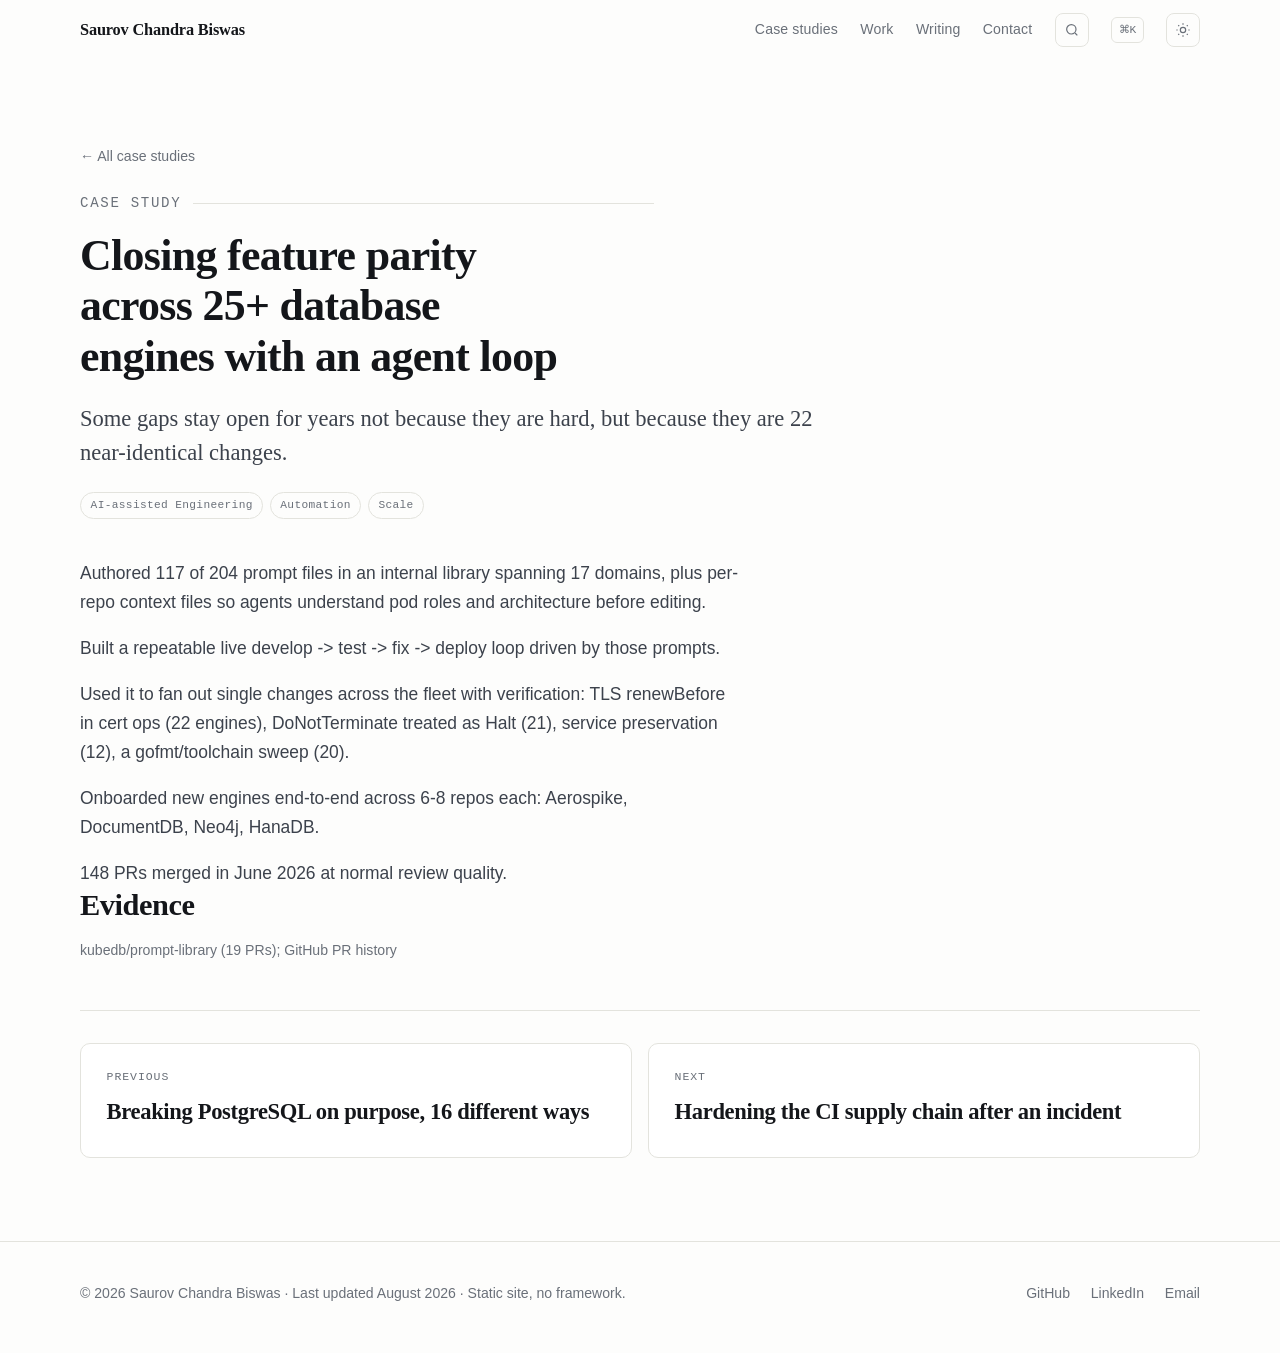
<file: site/case/ai-parity.html>
<!doctype html>
<html lang="en" class="no-js">
<head>
<meta charset="utf-8">
<meta name="viewport" content="width=device-width, initial-scale=1">
<title>Closing feature parity across 25+ database engines with an agent loop — Saurov Chandra Biswas</title>
<meta name="description" content="Some gaps stay open for years not because they are hard, but because they are 22 near-identical changes.">
<link rel="canonical" href="https://souravbiswassanto.github.io/case/ai-parity.html">
<meta property="og:type" content="website">
<meta property="og:title" content="Closing feature parity across 25+ database engines with an agent loop — Saurov Chandra Biswas">
<meta property="og:description" content="Some gaps stay open for years not because they are hard, but because they are 22 near-identical changes.">
<meta property="og:url" content="https://souravbiswassanto.github.io/case/ai-parity.html">
<meta property="og:image" content="https://souravbiswassanto.github.io/assets/hero.jpg">
<meta name="twitter:card" content="summary_large_image">
<meta name="theme-color" content="#fdfdfc" media="(prefers-color-scheme: light)">
<meta name="theme-color" content="#0e1014" media="(prefers-color-scheme: dark)">
<link rel="icon" href="data:image/svg+xml,<svg xmlns='http://www.w3.org/2000/svg' viewBox='0 0 100 100'><text y='.9em' font-size='90' font-family='Georgia,serif'>S</text></svg>">
<link rel="stylesheet" href="../styles/main.css">
<script>
(function(){try{var t=localStorage.getItem("theme");if(t)document.documentElement.setAttribute("data-theme",t);}catch(e){}})();
</script>

</head>
<body>
<a class="skip-link" href="#main">Skip to content</a>

<header class="site-header">
  <div class="wrap">
    <a class="brand" href="../index.html">Saurov Chandra Biswas</a>
    <nav class="site-nav" aria-label="Primary">
      <a class="nav-hide" href="../index.html#case-studies">Case studies</a>
      <a class="nav-hide" href="../index.html#work">Work</a>
      <a class="nav-hide" href="../index.html#writing">Writing</a>
      <a class="nav-hide" href="../index.html#contact">Contact</a>
      <a class="nav-keep" href="../index.html#work">Work</a>
      <a class="nav-keep" href="../index.html#contact">Contact</a>
      <button class="icon-btn" data-palette-open type="button" aria-label="Search this site"><svg viewBox="0 0 24 24" fill="none" stroke="currentColor" stroke-width="1.8" aria-hidden="true"><circle cx="11" cy="11" r="7"/><path d="m20 20-3.5-3.5"/></svg></button>
      <span class="kbd-hint" aria-hidden="true">⌘K</span>
      <button class="icon-btn" data-theme-toggle type="button" aria-label="Switch theme"><svg viewBox="0 0 24 24" fill="none" stroke="currentColor" stroke-width="1.8" aria-hidden="true"><circle cx="12" cy="12" r="4"/><path d="M12 2v2M12 20v2M4.9 4.9l1.4 1.4M17.7 17.7l1.4 1.4M2 12h2M20 12h2M4.9 19.1l1.4-1.4M17.7 6.3l1.4-1.4"/></svg></button>
    </nav>
  </div>
</header>

<main id="main">
<section class="case-hero">
  <div class="wrap">
    <a class="back-link" href="../index.html#case-studies">← All case studies</a>
    <p class="eyebrow">Case study</p>
    <h1>Closing feature parity across 25+ database engines with an agent loop</h1>
    <p class="hook">Some gaps stay open for years not because they are hard, but because they are 22 near-identical changes.</p>
    <div class="tags" style="margin-top:1.4rem"><span class="tag">AI-assisted Engineering</span><span class="tag">Automation</span><span class="tag">Scale</span></div>
  </div>
</section>
<section class="case-body">
  <div class="wrap">
    <div class="prose"><p>Authored 117 of 204 prompt files in an internal library spanning 17 domains, plus per-repo context files so agents understand pod roles and architecture before editing.</p><p>Built a repeatable live develop -&gt; test -&gt; fix -&gt; deploy loop driven by those prompts.</p><p>Used it to fan out single changes across the fleet with verification: TLS renewBefore in cert ops (22 engines), DoNotTerminate treated as Halt (21), service preservation (12), a gofmt/toolchain sweep (20).</p><p>Onboarded new engines end-to-end across 6-8 repos each: Aerospike, DocumentDB, Neo4j, HanaDB.</p><p>148 PRs merged in June 2026 at normal review quality.</p></div>
    
    <div class="prose">
      
      <h2>Evidence</h2>
      <p style="color:var(--muted);font-size:var(--step--1)">kubedb/prompt-library (19 PRs); GitHub PR history</p>
      
    </div>
    <div class="case-nav"><a class="card" href="chaos.html"><p class="card-meta">Previous</p><h3>Breaking PostgreSQL on purpose, 16 different ways</h3></a><a class="card" href="supplychain.html"><p class="card-meta">Next</p><h3>Hardening the CI supply chain after an incident</h3></a></div>
  </div>
</section>
</main>
<div class="palette-backdrop" data-palette hidden>
  <div class="palette" role="dialog" aria-modal="true" aria-label="Search this site">
    <input type="text" placeholder="Jump to…" aria-label="Search" autocomplete="off" spellcheck="false">
    <ul><li data-search="home page"><a href="../index.html"><span>Home</span><span class="p-kind">page</span></a></li>
<li data-search="case studies section"><a href="../index.html#case-studies"><span>Case studies</span><span class="p-kind">section</span></a></li>
<li data-search="selected work section"><a href="../index.html#work"><span>Selected work</span><span class="p-kind">section</span></a></li>
<li data-search="writing &amp; talks section"><a href="../index.html#writing"><span>Writing &amp; talks</span><span class="p-kind">section</span></a></li>
<li data-search="release lifecycle section"><a href="../index.html#releases"><span>Release lifecycle</span><span class="p-kind">section</span></a></li>
<li data-search="experience section"><a href="../index.html#experience"><span>Experience</span><span class="p-kind">section</span></a></li>
<li data-search="kubernetes depth section"><a href="../index.html#kubernetes"><span>Kubernetes depth</span><span class="p-kind">section</span></a></li>
<li data-search="how i run the team section"><a href="../index.html#leading"><span>How I run the team</span><span class="p-kind">section</span></a></li>
<li data-search="toolkit section"><a href="../index.html#toolkit"><span>Toolkit</span><span class="p-kind">section</span></a></li>
<li data-search="education section"><a href="../index.html#education"><span>Education</span><span class="p-kind">section</span></a></li>
<li data-search="contact section"><a href="../index.html#contact"><span>Contact</span><span class="p-kind">section</span></a></li>
<li data-search="moving a bank&#x27;s ledger, and proving it arrived intact case study"><a href="../case/cutover-night.html"><span>Moving a bank&#x27;s ledger, and proving it arrived intact</span><span class="p-kind">case study</span></a></li>
<li data-search="the gate that signed off 4,003 tables case study"><a href="../case/verification-gate.html"><span>The gate that signed off 4,003 tables</span><span class="p-kind">case study</span></a></li>
<li data-search="one control plane, 2000+ postgres clusters case study"><a href="../case/scale.html"><span>One control plane, 2000+ Postgres clusters</span><span class="p-kind">case study</span></a></li>
<li data-search="zero data loss across datacenters - proved by destroying the primary case study"><a href="../case/zero-data-loss.html"><span>Zero data loss across datacenters - proved by destroying the primary</span><span class="p-kind">case study</span></a></li>
<li data-search="the cost of always being ready for peak case study"><a href="../case/read-replica.html"><span>The cost of always being ready for peak</span><span class="p-kind">case study</span></a></li>
<li data-search="breaking postgresql on purpose, 16 different ways case study"><a href="../case/chaos.html"><span>Breaking PostgreSQL on purpose, 16 different ways</span><span class="p-kind">case study</span></a></li>
<li data-search="closing feature parity across 25+ database engines with an agent loop case study"><a href="../case/ai-parity.html"><span>Closing feature parity across 25+ database engines with an agent loop</span><span class="p-kind">case study</span></a></li>
<li data-search="hardening the ci supply chain after an incident case study"><a href="../case/supplychain.html"><span>Hardening the CI supply chain after an incident</span><span class="p-kind">case study</span></a></li>
<li data-search="chaos testing kubedb postgresql: building resilience with chaos mesh article"><a href="https://appscode.com/blog/post/chaos-testing-postgresql/"><span>Chaos Testing KubeDB PostgreSQL: Building Resilience with Chaos Mesh</span><span class="p-kind">article</span></a></li>
<li data-search="automating postgresql operations in kubernetes using kubedb article"><a href="https://appscode.com/blog/post/postgres-failover-and-disaster-recovery/"><span>Automating PostgreSQL Operations In Kubernetes Using KubeDB</span><span class="p-kind">article</span></a></li>
<li data-search="operator shard manager article"><a href="https://appscode.com/blog/post/operator-shard-manager-v2025.3.14/"><span>Operator Shard Manager</span><span class="p-kind">article</span></a></li>
<li data-search="postgresql wal archiving on nfs article"><a href="https://appscode.com/blog/post/postgres-wal-nfs/"><span>PostgreSQL WAL archiving on NFS</span><span class="p-kind">article</span></a></li>
<li data-search="effortlessly provision kubedb-managed databases at scale using kubedb operator shard manager talk"><a href="https://youtu.be/Jd3uc7t69Ec"><span>Effortlessly provision KubeDB-managed databases at scale using KubeDB Operator Shard Manager</span><span class="p-kind">talk</span></a></li>
<li data-search="provision and manage oracle database on kubernetes using kubedb talk"><a href="https://youtu.be/sxhzDyoko7M"><span>Provision and Manage Oracle Database on Kubernetes using KubeDB</span><span class="p-kind">talk</span></a></li>
<li data-search="github profile profile"><a href="https://github.com/souravbiswassanto"><span>GitHub profile</span><span class="p-kind">profile</span></a></li>
<li data-search="linkedin profile profile"><a href="https://linkedin.com/in/sourav-biswas-santo"><span>LinkedIn profile</span><span class="p-kind">profile</span></a></li></ul>
    <p class="p-empty" hidden>No matches.</p>
  </div>
</div>
<footer class="site-footer">
  <div class="wrap">
    <p>© 2026 Saurov Chandra Biswas · Last updated August 2026 · Static site, no framework.</p>
    <nav aria-label="Footer">
      <a href="https://github.com/souravbiswassanto" rel="me noopener">GitHub</a>
      <a href="https://linkedin.com/in/sourav-biswas-santo" rel="me noopener">LinkedIn</a>
      <a href="mailto:sourav.cse4.bu@gmail.com">Email</a>
      
    </nav>
  </div>
</footer>
<script src="../js/main.js" defer></script>
</body>
</html>
</file>
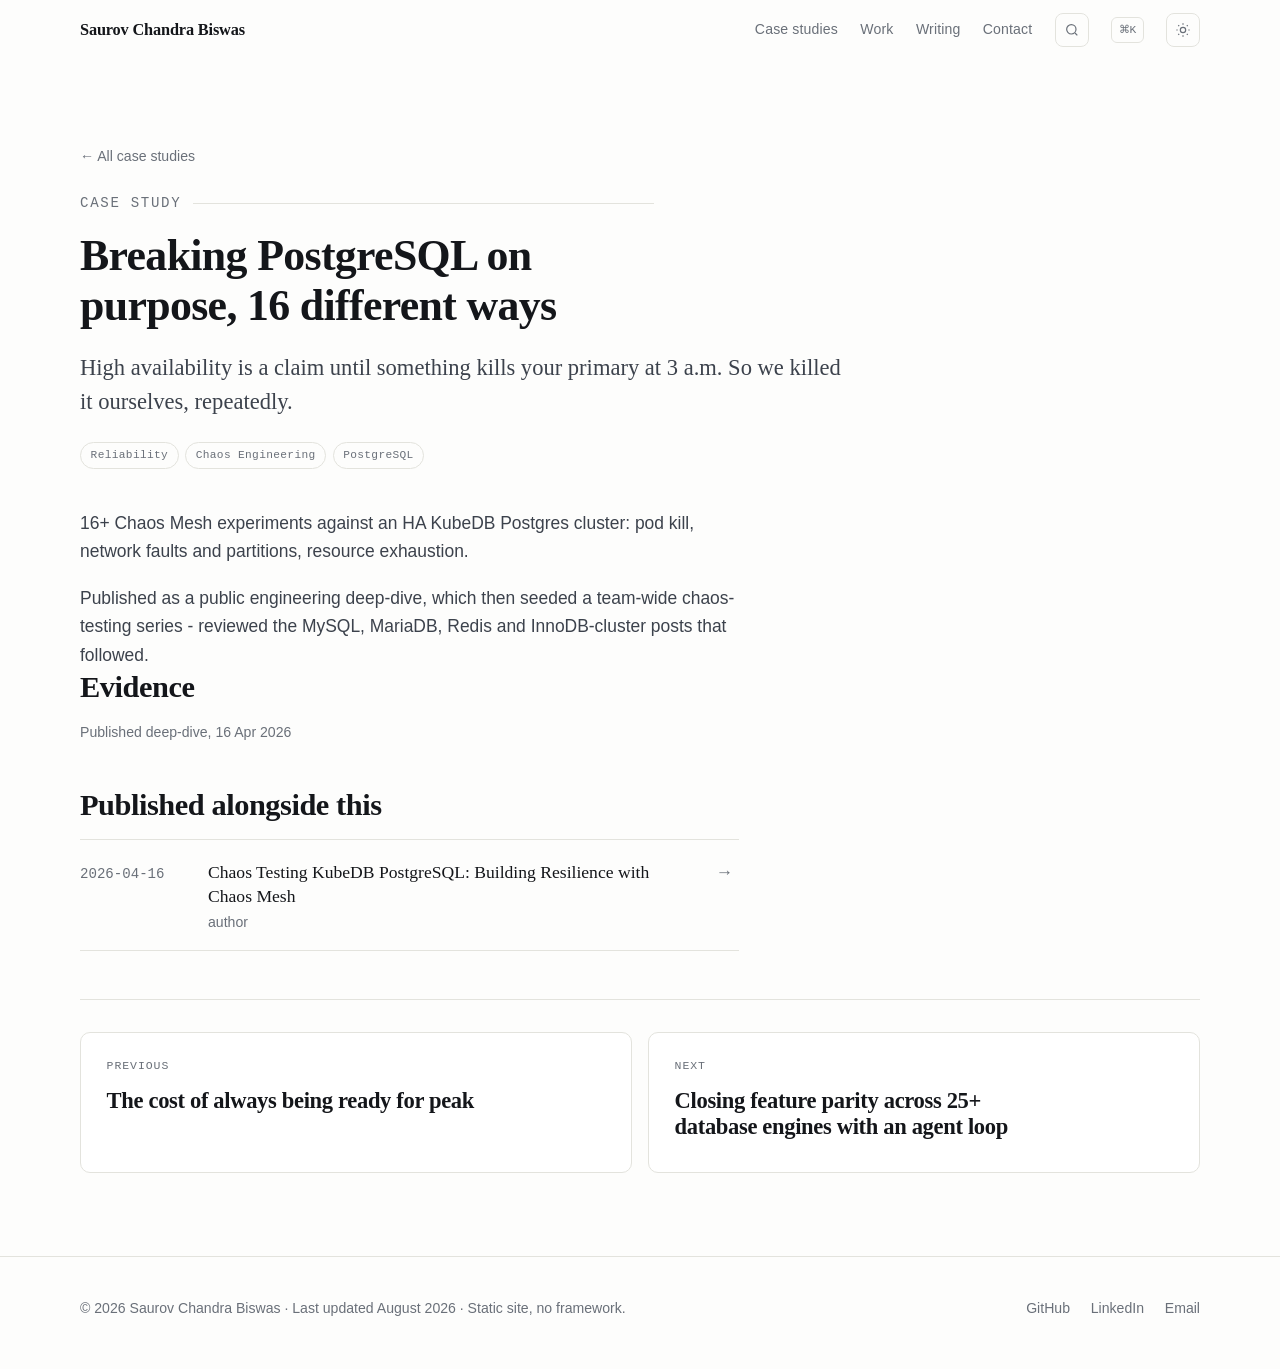
<file: site/case/chaos.html>
<!doctype html>
<html lang="en" class="no-js">
<head>
<meta charset="utf-8">
<meta name="viewport" content="width=device-width, initial-scale=1">
<title>Breaking PostgreSQL on purpose, 16 different ways — Saurov Chandra Biswas</title>
<meta name="description" content="High availability is a claim until something kills your primary at 3 a.m. So we killed it ourselves, repeatedly.">
<link rel="canonical" href="https://souravbiswassanto.github.io/case/chaos.html">
<meta property="og:type" content="website">
<meta property="og:title" content="Breaking PostgreSQL on purpose, 16 different ways — Saurov Chandra Biswas">
<meta property="og:description" content="High availability is a claim until something kills your primary at 3 a.m. So we killed it ourselves, repeatedly.">
<meta property="og:url" content="https://souravbiswassanto.github.io/case/chaos.html">
<meta property="og:image" content="https://souravbiswassanto.github.io/assets/hero.jpg">
<meta name="twitter:card" content="summary_large_image">
<meta name="theme-color" content="#fdfdfc" media="(prefers-color-scheme: light)">
<meta name="theme-color" content="#0e1014" media="(prefers-color-scheme: dark)">
<link rel="icon" href="data:image/svg+xml,<svg xmlns='http://www.w3.org/2000/svg' viewBox='0 0 100 100'><text y='.9em' font-size='90' font-family='Georgia,serif'>S</text></svg>">
<link rel="stylesheet" href="../styles/main.css">
<script>
(function(){try{var t=localStorage.getItem("theme");if(t)document.documentElement.setAttribute("data-theme",t);}catch(e){}})();
</script>

</head>
<body>
<a class="skip-link" href="#main">Skip to content</a>

<header class="site-header">
  <div class="wrap">
    <a class="brand" href="../index.html">Saurov Chandra Biswas</a>
    <nav class="site-nav" aria-label="Primary">
      <a class="nav-hide" href="../index.html#case-studies">Case studies</a>
      <a class="nav-hide" href="../index.html#work">Work</a>
      <a class="nav-hide" href="../index.html#writing">Writing</a>
      <a class="nav-hide" href="../index.html#contact">Contact</a>
      <a class="nav-keep" href="../index.html#work">Work</a>
      <a class="nav-keep" href="../index.html#contact">Contact</a>
      <button class="icon-btn" data-palette-open type="button" aria-label="Search this site"><svg viewBox="0 0 24 24" fill="none" stroke="currentColor" stroke-width="1.8" aria-hidden="true"><circle cx="11" cy="11" r="7"/><path d="m20 20-3.5-3.5"/></svg></button>
      <span class="kbd-hint" aria-hidden="true">⌘K</span>
      <button class="icon-btn" data-theme-toggle type="button" aria-label="Switch theme"><svg viewBox="0 0 24 24" fill="none" stroke="currentColor" stroke-width="1.8" aria-hidden="true"><circle cx="12" cy="12" r="4"/><path d="M12 2v2M12 20v2M4.9 4.9l1.4 1.4M17.7 17.7l1.4 1.4M2 12h2M20 12h2M4.9 19.1l1.4-1.4M17.7 6.3l1.4-1.4"/></svg></button>
    </nav>
  </div>
</header>

<main id="main">
<section class="case-hero">
  <div class="wrap">
    <a class="back-link" href="../index.html#case-studies">← All case studies</a>
    <p class="eyebrow">Case study</p>
    <h1>Breaking PostgreSQL on purpose, 16 different ways</h1>
    <p class="hook">High availability is a claim until something kills your primary at 3 a.m. So we killed it ourselves, repeatedly.</p>
    <div class="tags" style="margin-top:1.4rem"><span class="tag">Reliability</span><span class="tag">Chaos Engineering</span><span class="tag">PostgreSQL</span></div>
  </div>
</section>
<section class="case-body">
  <div class="wrap">
    <div class="prose"><p>16+ Chaos Mesh experiments against an HA KubeDB Postgres cluster: pod kill, network faults and partitions, resource exhaustion.</p><p>Published as a public engineering deep-dive, which then seeded a team-wide chaos-testing series - reviewed the MySQL, MariaDB, Redis and InnoDB-cluster posts that followed.</p></div>
    
    <div class="prose">
      
      <h2>Evidence</h2>
      <p style="color:var(--muted);font-size:var(--step--1)">Published deep-dive, 16 Apr 2026</p>
      <h2>Published alongside this</h2><ul class="writing-list"><li><a href="https://appscode.com/blog/post/chaos-testing-postgresql/" rel="noopener"><span class="w-date">2026-04-16</span><span class="w-title">Chaos Testing KubeDB PostgreSQL: Building Resilience with Chaos Mesh<small>author</small></span><span class="w-arrow">→</span></a></li></ul>
    </div>
    <div class="case-nav"><a class="card" href="read-replica.html"><p class="card-meta">Previous</p><h3>The cost of always being ready for peak</h3></a><a class="card" href="ai-parity.html"><p class="card-meta">Next</p><h3>Closing feature parity across 25+ database engines with an agent loop</h3></a></div>
  </div>
</section>
</main>
<div class="palette-backdrop" data-palette hidden>
  <div class="palette" role="dialog" aria-modal="true" aria-label="Search this site">
    <input type="text" placeholder="Jump to…" aria-label="Search" autocomplete="off" spellcheck="false">
    <ul><li data-search="home page"><a href="../index.html"><span>Home</span><span class="p-kind">page</span></a></li>
<li data-search="case studies section"><a href="../index.html#case-studies"><span>Case studies</span><span class="p-kind">section</span></a></li>
<li data-search="selected work section"><a href="../index.html#work"><span>Selected work</span><span class="p-kind">section</span></a></li>
<li data-search="writing &amp; talks section"><a href="../index.html#writing"><span>Writing &amp; talks</span><span class="p-kind">section</span></a></li>
<li data-search="release lifecycle section"><a href="../index.html#releases"><span>Release lifecycle</span><span class="p-kind">section</span></a></li>
<li data-search="experience section"><a href="../index.html#experience"><span>Experience</span><span class="p-kind">section</span></a></li>
<li data-search="kubernetes depth section"><a href="../index.html#kubernetes"><span>Kubernetes depth</span><span class="p-kind">section</span></a></li>
<li data-search="how i run the team section"><a href="../index.html#leading"><span>How I run the team</span><span class="p-kind">section</span></a></li>
<li data-search="toolkit section"><a href="../index.html#toolkit"><span>Toolkit</span><span class="p-kind">section</span></a></li>
<li data-search="education section"><a href="../index.html#education"><span>Education</span><span class="p-kind">section</span></a></li>
<li data-search="contact section"><a href="../index.html#contact"><span>Contact</span><span class="p-kind">section</span></a></li>
<li data-search="moving a bank&#x27;s ledger, and proving it arrived intact case study"><a href="../case/cutover-night.html"><span>Moving a bank&#x27;s ledger, and proving it arrived intact</span><span class="p-kind">case study</span></a></li>
<li data-search="the gate that signed off 4,003 tables case study"><a href="../case/verification-gate.html"><span>The gate that signed off 4,003 tables</span><span class="p-kind">case study</span></a></li>
<li data-search="one control plane, 2000+ postgres clusters case study"><a href="../case/scale.html"><span>One control plane, 2000+ Postgres clusters</span><span class="p-kind">case study</span></a></li>
<li data-search="zero data loss across datacenters - proved by destroying the primary case study"><a href="../case/zero-data-loss.html"><span>Zero data loss across datacenters - proved by destroying the primary</span><span class="p-kind">case study</span></a></li>
<li data-search="the cost of always being ready for peak case study"><a href="../case/read-replica.html"><span>The cost of always being ready for peak</span><span class="p-kind">case study</span></a></li>
<li data-search="breaking postgresql on purpose, 16 different ways case study"><a href="../case/chaos.html"><span>Breaking PostgreSQL on purpose, 16 different ways</span><span class="p-kind">case study</span></a></li>
<li data-search="closing feature parity across 25+ database engines with an agent loop case study"><a href="../case/ai-parity.html"><span>Closing feature parity across 25+ database engines with an agent loop</span><span class="p-kind">case study</span></a></li>
<li data-search="hardening the ci supply chain after an incident case study"><a href="../case/supplychain.html"><span>Hardening the CI supply chain after an incident</span><span class="p-kind">case study</span></a></li>
<li data-search="chaos testing kubedb postgresql: building resilience with chaos mesh article"><a href="https://appscode.com/blog/post/chaos-testing-postgresql/"><span>Chaos Testing KubeDB PostgreSQL: Building Resilience with Chaos Mesh</span><span class="p-kind">article</span></a></li>
<li data-search="automating postgresql operations in kubernetes using kubedb article"><a href="https://appscode.com/blog/post/postgres-failover-and-disaster-recovery/"><span>Automating PostgreSQL Operations In Kubernetes Using KubeDB</span><span class="p-kind">article</span></a></li>
<li data-search="operator shard manager article"><a href="https://appscode.com/blog/post/operator-shard-manager-v2025.3.14/"><span>Operator Shard Manager</span><span class="p-kind">article</span></a></li>
<li data-search="postgresql wal archiving on nfs article"><a href="https://appscode.com/blog/post/postgres-wal-nfs/"><span>PostgreSQL WAL archiving on NFS</span><span class="p-kind">article</span></a></li>
<li data-search="effortlessly provision kubedb-managed databases at scale using kubedb operator shard manager talk"><a href="https://youtu.be/Jd3uc7t69Ec"><span>Effortlessly provision KubeDB-managed databases at scale using KubeDB Operator Shard Manager</span><span class="p-kind">talk</span></a></li>
<li data-search="provision and manage oracle database on kubernetes using kubedb talk"><a href="https://youtu.be/sxhzDyoko7M"><span>Provision and Manage Oracle Database on Kubernetes using KubeDB</span><span class="p-kind">talk</span></a></li>
<li data-search="github profile profile"><a href="https://github.com/souravbiswassanto"><span>GitHub profile</span><span class="p-kind">profile</span></a></li>
<li data-search="linkedin profile profile"><a href="https://linkedin.com/in/sourav-biswas-santo"><span>LinkedIn profile</span><span class="p-kind">profile</span></a></li></ul>
    <p class="p-empty" hidden>No matches.</p>
  </div>
</div>
<footer class="site-footer">
  <div class="wrap">
    <p>© 2026 Saurov Chandra Biswas · Last updated August 2026 · Static site, no framework.</p>
    <nav aria-label="Footer">
      <a href="https://github.com/souravbiswassanto" rel="me noopener">GitHub</a>
      <a href="https://linkedin.com/in/sourav-biswas-santo" rel="me noopener">LinkedIn</a>
      <a href="mailto:sourav.cse4.bu@gmail.com">Email</a>
      
    </nav>
  </div>
</footer>
<script src="../js/main.js" defer></script>
</body>
</html>
</file>
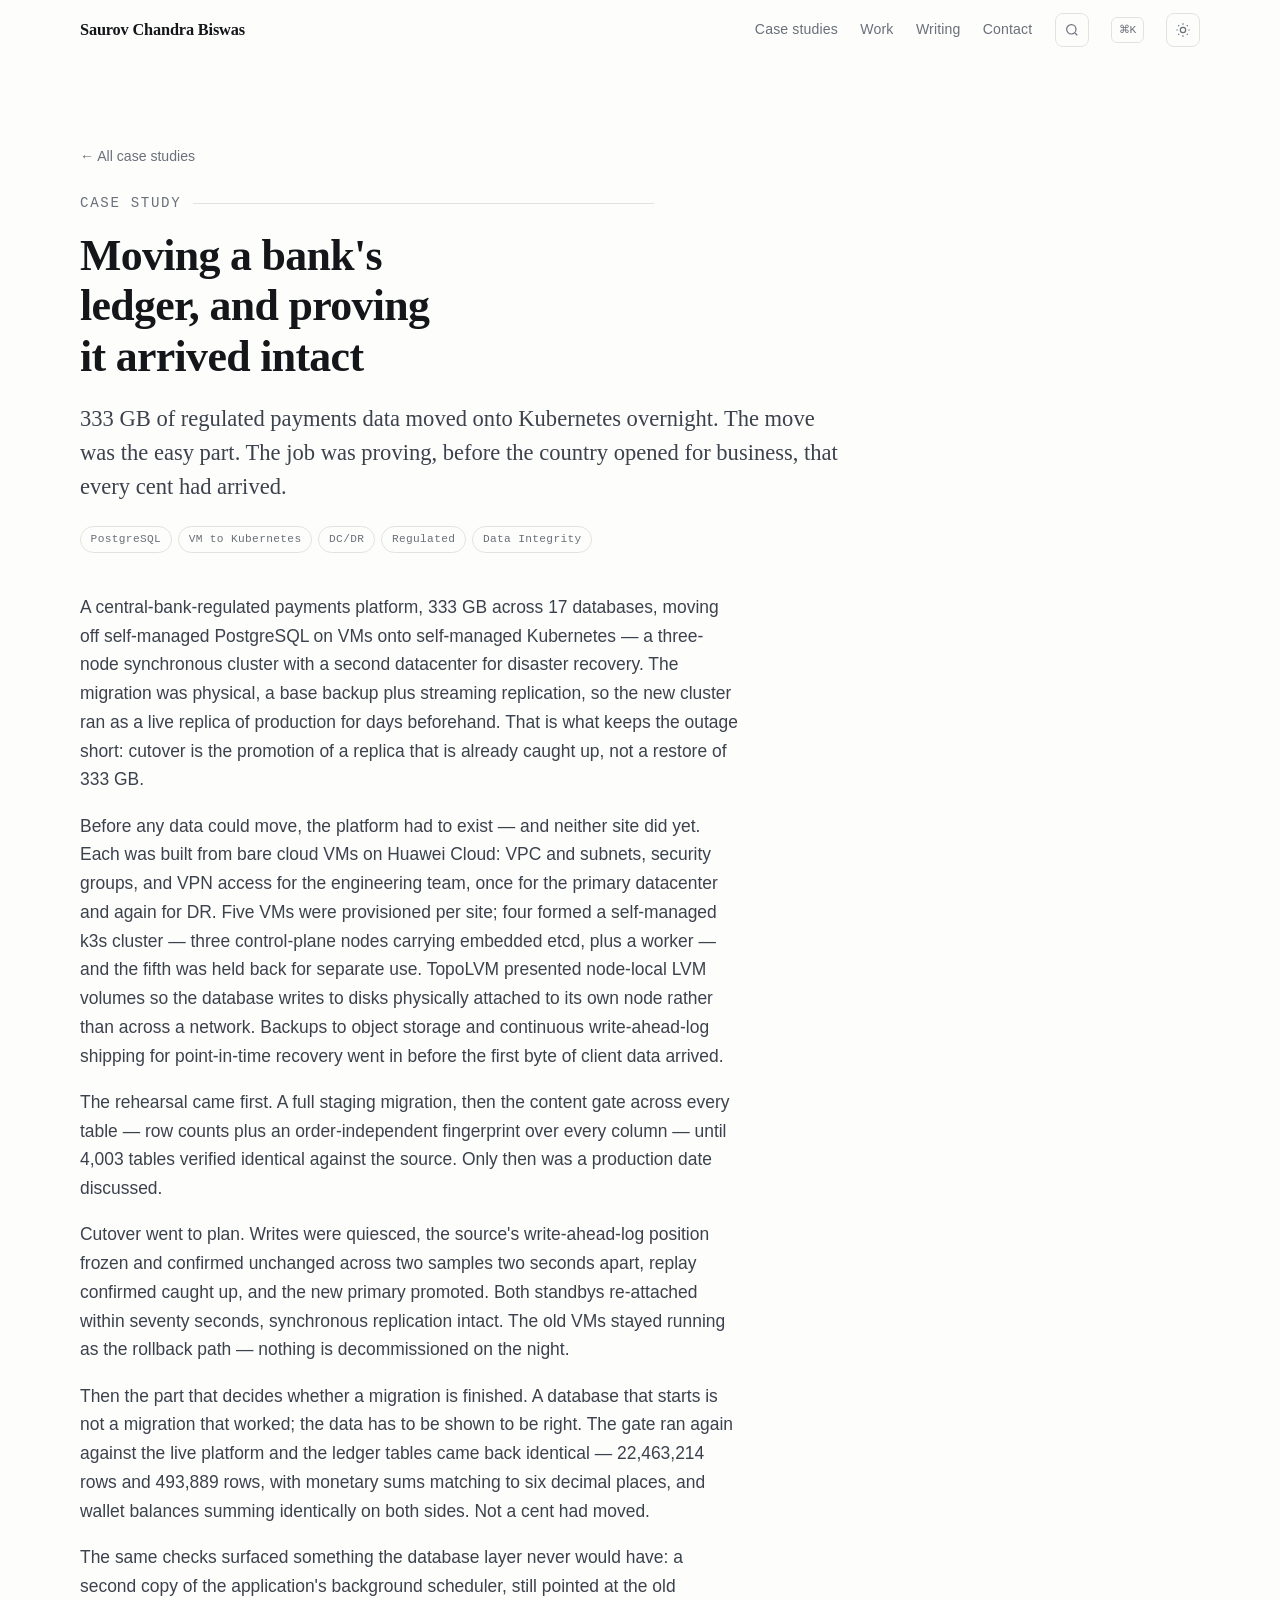
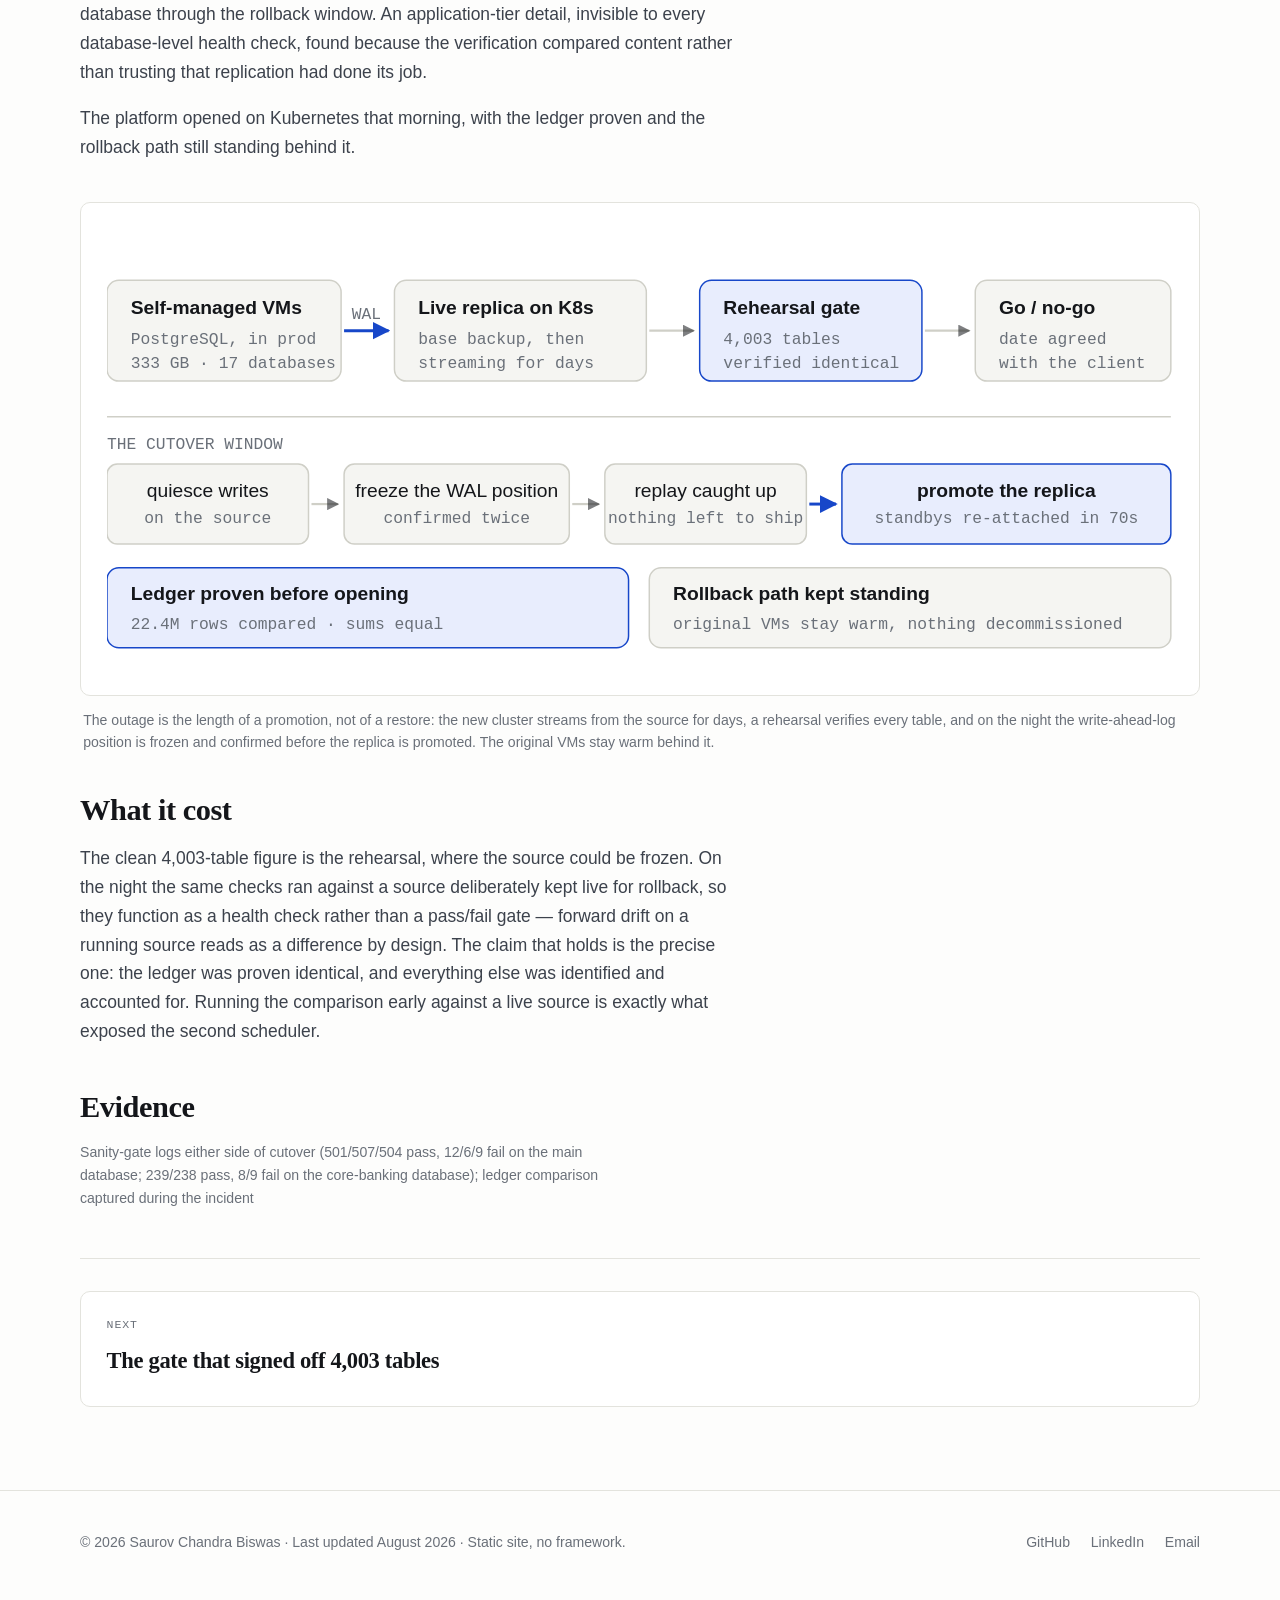
<file: site/case/cutover-night.html>
<!doctype html>
<html lang="en" class="no-js">
<head>
<meta charset="utf-8">
<meta name="viewport" content="width=device-width, initial-scale=1">
<title>Moving a bank&#x27;s ledger, and proving it arrived intact — Saurov Chandra Biswas</title>
<meta name="description" content="333 GB of regulated payments data moved onto Kubernetes overnight. The move was the easy part. The job was proving, before the country opened for business, that every cent had arrived.">
<link rel="canonical" href="https://souravbiswassanto.github.io/case/cutover-night.html">
<meta property="og:type" content="website">
<meta property="og:title" content="Moving a bank&#x27;s ledger, and proving it arrived intact — Saurov Chandra Biswas">
<meta property="og:description" content="333 GB of regulated payments data moved onto Kubernetes overnight. The move was the easy part. The job was proving, before the country opened for business, that every cent had arrived.">
<meta property="og:url" content="https://souravbiswassanto.github.io/case/cutover-night.html">
<meta property="og:image" content="https://souravbiswassanto.github.io/assets/hero.jpg">
<meta name="twitter:card" content="summary_large_image">
<meta name="theme-color" content="#fdfdfc" media="(prefers-color-scheme: light)">
<meta name="theme-color" content="#0e1014" media="(prefers-color-scheme: dark)">
<link rel="icon" href="data:image/svg+xml,<svg xmlns='http://www.w3.org/2000/svg' viewBox='0 0 100 100'><text y='.9em' font-size='90' font-family='Georgia,serif'>S</text></svg>">
<link rel="stylesheet" href="../styles/main.css">
<script>
(function(){try{var t=localStorage.getItem("theme");if(t)document.documentElement.setAttribute("data-theme",t);}catch(e){}})();
</script>

</head>
<body>
<a class="skip-link" href="#main">Skip to content</a>

<header class="site-header">
  <div class="wrap">
    <a class="brand" href="../index.html">Saurov Chandra Biswas</a>
    <nav class="site-nav" aria-label="Primary">
      <a class="nav-hide" href="../index.html#case-studies">Case studies</a>
      <a class="nav-hide" href="../index.html#work">Work</a>
      <a class="nav-hide" href="../index.html#writing">Writing</a>
      <a class="nav-hide" href="../index.html#contact">Contact</a>
      <a class="nav-keep" href="../index.html#work">Work</a>
      <a class="nav-keep" href="../index.html#contact">Contact</a>
      <button class="icon-btn" data-palette-open type="button" aria-label="Search this site"><svg viewBox="0 0 24 24" fill="none" stroke="currentColor" stroke-width="1.8" aria-hidden="true"><circle cx="11" cy="11" r="7"/><path d="m20 20-3.5-3.5"/></svg></button>
      <span class="kbd-hint" aria-hidden="true">⌘K</span>
      <button class="icon-btn" data-theme-toggle type="button" aria-label="Switch theme"><svg viewBox="0 0 24 24" fill="none" stroke="currentColor" stroke-width="1.8" aria-hidden="true"><circle cx="12" cy="12" r="4"/><path d="M12 2v2M12 20v2M4.9 4.9l1.4 1.4M17.7 17.7l1.4 1.4M2 12h2M20 12h2M4.9 19.1l1.4-1.4M17.7 6.3l1.4-1.4"/></svg></button>
    </nav>
  </div>
</header>

<main id="main">
<section class="case-hero">
  <div class="wrap">
    <a class="back-link" href="../index.html#case-studies">← All case studies</a>
    <p class="eyebrow">Case study</p>
    <h1>Moving a bank&#x27;s ledger, and proving it arrived intact</h1>
    <p class="hook">333 GB of regulated payments data moved onto Kubernetes overnight. The move was the easy part. The job was proving, before the country opened for business, that every cent had arrived.</p>
    <div class="tags" style="margin-top:1.4rem"><span class="tag">PostgreSQL</span><span class="tag">VM to Kubernetes</span><span class="tag">DC/DR</span><span class="tag">Regulated</span><span class="tag">Data Integrity</span></div>
  </div>
</section>
<section class="case-body">
  <div class="wrap">
    <div class="prose"><p>A central-bank-regulated payments platform, 333 GB across 17 databases, moving off self-managed PostgreSQL on VMs onto self-managed Kubernetes — a three-node synchronous cluster with a second datacenter for disaster recovery. The migration was physical, a base backup plus streaming replication, so the new cluster ran as a live replica of production for days beforehand. That is what keeps the outage short: cutover is the promotion of a replica that is already caught up, not a restore of 333 GB.</p><p>Before any data could move, the platform had to exist — and neither site did yet. Each was built from bare cloud VMs on Huawei Cloud: VPC and subnets, security groups, and VPN access for the engineering team, once for the primary datacenter and again for DR. Five VMs were provisioned per site; four formed a self-managed k3s cluster — three control-plane nodes carrying embedded etcd, plus a worker — and the fifth was held back for separate use. TopoLVM presented node-local LVM volumes so the database writes to disks physically attached to its own node rather than across a network. Backups to object storage and continuous write-ahead-log shipping for point-in-time recovery went in before the first byte of client data arrived.</p><p>The rehearsal came first. A full staging migration, then the content gate across every table — row counts plus an order-independent fingerprint over every column — until 4,003 tables verified identical against the source. Only then was a production date discussed.</p><p>Cutover went to plan. Writes were quiesced, the source&#x27;s write-ahead-log position frozen and confirmed unchanged across two samples two seconds apart, replay confirmed caught up, and the new primary promoted. Both standbys re-attached within seventy seconds, synchronous replication intact. The old VMs stayed running as the rollback path — nothing is decommissioned on the night.</p><p>Then the part that decides whether a migration is finished. A database that starts is not a migration that worked; the data has to be shown to be right. The gate ran again against the live platform and the ledger tables came back identical — 22,463,214 rows and 493,889 rows, with monetary sums matching to six decimal places, and wallet balances summing identically on both sides. Not a cent had moved.</p><p>The same checks surfaced something the database layer never would have: a second copy of the application&#x27;s background scheduler, still pointed at the old database through the rollback window. An application-tier detail, invisible to every database-level health check, found because the verification compared content rather than trusting that replication had done its job.</p><p>The platform opened on Kubernetes that morning, with the ledger proven and the rollback path still standing behind it.</p></div>
    <figure class="diagram reveal"><div class="frame"><svg viewBox="0 0 720 300" role="img" aria-labelledby="mc-title mc-desc" xmlns="http://www.w3.org/2000/svg">
  <title id="mc-title">Migrating production PostgreSQL from self-managed VMs to self-managed Kubernetes</title>
  <desc id="mc-desc">The source database on virtual machines is copied by base backup and then kept current by streaming replication, so the new Kubernetes cluster runs as a live replica for days before cutover. A full rehearsal verifies every table. On the night, writes are quiesced, the write-ahead-log position is frozen and confirmed unchanged, replay is confirmed caught up, and the replica is promoted — so the outage is the length of a promotion, not of a restore. The ledger is then compared row by row against the source before the platform opens, and the original virtual machines are kept running as a rollback path.</desc>

  <defs>
    <marker id="mc-a" viewBox="0 0 10 10" refX="9" refY="5" markerWidth="6" markerHeight="6" orient="auto-start-reverse">
      <path d="M 0 0 L 10 5 L 0 10 z" class="d-accent"/>
    </marker>
    <marker id="mc-m" viewBox="0 0 10 10" refX="9" refY="5" markerWidth="5.5" markerHeight="5.5" orient="auto-start-reverse">
      <path d="M 0 0 L 10 5 L 0 10 z" fill="currentColor" opacity=".55"/>
    </marker>
  </defs>

  <!-- source -->
  <rect x="0" y="36" width="158" height="68" rx="8" class="d-box"/>
  <text x="16" y="59" class="d-text" font-size="11.5" font-weight="600">Self-managed VMs</text>
  <text x="16" y="79" class="d-text-sm">PostgreSQL, in prod</text>
  <text x="16" y="95" class="d-text-sm">333 GB · 17 databases</text>

  <path d="M 160 70 L 190 70" class="d-stroke-accent" stroke-width="2" marker-end="url(#mc-a)" fill="none"/>
  <text x="175" y="62" class="d-text-sm" text-anchor="middle">WAL</text>

  <!-- replica -->
  <rect x="194" y="36" width="170" height="68" rx="8" class="d-box"/>
  <text x="210" y="59" class="d-text" font-size="11.5" font-weight="600">Live replica on K8s</text>
  <text x="210" y="79" class="d-text-sm">base backup, then</text>
  <text x="210" y="95" class="d-text-sm">streaming for days</text>

  <path d="M 366 70 L 396 70" class="d-line" stroke-width="1.5" marker-end="url(#mc-m)" fill="none"/>

  <!-- rehearsal gate -->
  <rect x="400" y="36" width="150" height="68" rx="8" class="d-box-accent"/>
  <text x="416" y="59" class="d-text" font-size="11.5" font-weight="600">Rehearsal gate</text>
  <text x="416" y="79" class="d-text-sm">4,003 tables</text>
  <text x="416" y="95" class="d-text-sm">verified identical</text>

  <path d="M 552 70 L 582 70" class="d-line" stroke-width="1.5" marker-end="url(#mc-m)" fill="none"/>

  <rect x="586" y="36" width="132" height="68" rx="8" class="d-box"/>
  <text x="602" y="59" class="d-text" font-size="11.5" font-weight="600">Go / no-go</text>
  <text x="602" y="79" class="d-text-sm">date agreed</text>
  <text x="602" y="95" class="d-text-sm">with the client</text>

  <line x1="0" y1="128" x2="718" y2="128" class="d-line" stroke-width="1"/>
  <text x="0" y="150" class="d-text-sm">THE CUTOVER WINDOW</text>

  <!-- cutover steps -->
  <rect x="0" y="160" width="136" height="54" rx="7" class="d-box"/>
  <text x="68" y="182" class="d-text" text-anchor="middle" font-size="11">quiesce writes</text>
  <text x="68" y="200" class="d-text-sm" text-anchor="middle">on the source</text>

  <path d="M 138 187 L 156 187" class="d-line" stroke-width="1.5" marker-end="url(#mc-m)" fill="none"/>

  <rect x="160" y="160" width="152" height="54" rx="7" class="d-box"/>
  <text x="236" y="182" class="d-text" text-anchor="middle" font-size="11">freeze the WAL position</text>
  <text x="236" y="200" class="d-text-sm" text-anchor="middle">confirmed twice</text>

  <path d="M 314 187 L 332 187" class="d-line" stroke-width="1.5" marker-end="url(#mc-m)" fill="none"/>

  <rect x="336" y="160" width="136" height="54" rx="7" class="d-box"/>
  <text x="404" y="182" class="d-text" text-anchor="middle" font-size="11">replay caught up</text>
  <text x="404" y="200" class="d-text-sm" text-anchor="middle">nothing left to ship</text>

  <path d="M 474 187 L 492 187" class="d-stroke-accent" stroke-width="2" marker-end="url(#mc-a)" fill="none"/>

  <rect x="496" y="160" width="222" height="54" rx="7" class="d-box-accent"/>
  <text x="607" y="182" class="d-text" text-anchor="middle" font-size="11.5" font-weight="600">promote the replica</text>
  <text x="607" y="200" class="d-text-sm" text-anchor="middle">standbys re-attached in 70s</text>

  <!-- outcome band -->
  <rect x="0" y="230" width="352" height="54" rx="8" class="d-box-accent"/>
  <text x="16" y="252" class="d-text" font-size="11.5" font-weight="600">Ledger proven before opening</text>
  <text x="16" y="271" class="d-text-sm">22.4M rows compared · sums equal</text>

  <rect x="366" y="230" width="352" height="54" rx="8" class="d-box"/>
  <text x="382" y="252" class="d-text" font-size="11.5" font-weight="600">Rollback path kept standing</text>
  <text x="382" y="271" class="d-text-sm">original VMs stay warm, nothing decommissioned</text>
</svg>
</div><figcaption>The outage is the length of a promotion, not of a restore: the new cluster streams from the source for days, a rehearsal verifies every table, and on the night the write-ahead-log position is frozen and confirmed before the replica is promoted. The original VMs stay warm behind it.</figcaption></figure>
    <div class="prose">
      <h2>What it cost</h2><div class="prose"><p>The clean 4,003-table figure is the rehearsal, where the source could be frozen. On the night the same checks ran against a source deliberately kept live for rollback, so they function as a health check rather than a pass/fail gate — forward drift on a running source reads as a difference by design. The claim that holds is the precise one: the ledger was proven identical, and everything else was identified and accounted for. Running the comparison early against a live source is exactly what exposed the second scheduler.</p></div>
      <h2>Evidence</h2>
      <p style="color:var(--muted);font-size:var(--step--1)">Sanity-gate logs either side of cutover (501/507/504 pass, 12/6/9 fail on the main database; 239/238 pass, 8/9 fail on the core-banking database); ledger comparison captured during the incident</p>
      
    </div>
    <div class="case-nav"><a class="card" href="verification-gate.html"><p class="card-meta">Next</p><h3>The gate that signed off 4,003 tables</h3></a></div>
  </div>
</section>
</main>
<div class="palette-backdrop" data-palette hidden>
  <div class="palette" role="dialog" aria-modal="true" aria-label="Search this site">
    <input type="text" placeholder="Jump to…" aria-label="Search" autocomplete="off" spellcheck="false">
    <ul><li data-search="home page"><a href="../index.html"><span>Home</span><span class="p-kind">page</span></a></li>
<li data-search="case studies section"><a href="../index.html#case-studies"><span>Case studies</span><span class="p-kind">section</span></a></li>
<li data-search="selected work section"><a href="../index.html#work"><span>Selected work</span><span class="p-kind">section</span></a></li>
<li data-search="writing &amp; talks section"><a href="../index.html#writing"><span>Writing &amp; talks</span><span class="p-kind">section</span></a></li>
<li data-search="release lifecycle section"><a href="../index.html#releases"><span>Release lifecycle</span><span class="p-kind">section</span></a></li>
<li data-search="experience section"><a href="../index.html#experience"><span>Experience</span><span class="p-kind">section</span></a></li>
<li data-search="kubernetes depth section"><a href="../index.html#kubernetes"><span>Kubernetes depth</span><span class="p-kind">section</span></a></li>
<li data-search="how i run the team section"><a href="../index.html#leading"><span>How I run the team</span><span class="p-kind">section</span></a></li>
<li data-search="toolkit section"><a href="../index.html#toolkit"><span>Toolkit</span><span class="p-kind">section</span></a></li>
<li data-search="education section"><a href="../index.html#education"><span>Education</span><span class="p-kind">section</span></a></li>
<li data-search="contact section"><a href="../index.html#contact"><span>Contact</span><span class="p-kind">section</span></a></li>
<li data-search="moving a bank&#x27;s ledger, and proving it arrived intact case study"><a href="../case/cutover-night.html"><span>Moving a bank&#x27;s ledger, and proving it arrived intact</span><span class="p-kind">case study</span></a></li>
<li data-search="the gate that signed off 4,003 tables case study"><a href="../case/verification-gate.html"><span>The gate that signed off 4,003 tables</span><span class="p-kind">case study</span></a></li>
<li data-search="one control plane, 2000+ postgres clusters case study"><a href="../case/scale.html"><span>One control plane, 2000+ Postgres clusters</span><span class="p-kind">case study</span></a></li>
<li data-search="zero data loss across datacenters - proved by destroying the primary case study"><a href="../case/zero-data-loss.html"><span>Zero data loss across datacenters - proved by destroying the primary</span><span class="p-kind">case study</span></a></li>
<li data-search="the cost of always being ready for peak case study"><a href="../case/read-replica.html"><span>The cost of always being ready for peak</span><span class="p-kind">case study</span></a></li>
<li data-search="breaking postgresql on purpose, 16 different ways case study"><a href="../case/chaos.html"><span>Breaking PostgreSQL on purpose, 16 different ways</span><span class="p-kind">case study</span></a></li>
<li data-search="closing feature parity across 25+ database engines with an agent loop case study"><a href="../case/ai-parity.html"><span>Closing feature parity across 25+ database engines with an agent loop</span><span class="p-kind">case study</span></a></li>
<li data-search="hardening the ci supply chain after an incident case study"><a href="../case/supplychain.html"><span>Hardening the CI supply chain after an incident</span><span class="p-kind">case study</span></a></li>
<li data-search="chaos testing kubedb postgresql: building resilience with chaos mesh article"><a href="https://appscode.com/blog/post/chaos-testing-postgresql/"><span>Chaos Testing KubeDB PostgreSQL: Building Resilience with Chaos Mesh</span><span class="p-kind">article</span></a></li>
<li data-search="automating postgresql operations in kubernetes using kubedb article"><a href="https://appscode.com/blog/post/postgres-failover-and-disaster-recovery/"><span>Automating PostgreSQL Operations In Kubernetes Using KubeDB</span><span class="p-kind">article</span></a></li>
<li data-search="operator shard manager article"><a href="https://appscode.com/blog/post/operator-shard-manager-v2025.3.14/"><span>Operator Shard Manager</span><span class="p-kind">article</span></a></li>
<li data-search="postgresql wal archiving on nfs article"><a href="https://appscode.com/blog/post/postgres-wal-nfs/"><span>PostgreSQL WAL archiving on NFS</span><span class="p-kind">article</span></a></li>
<li data-search="effortlessly provision kubedb-managed databases at scale using kubedb operator shard manager talk"><a href="https://youtu.be/Jd3uc7t69Ec"><span>Effortlessly provision KubeDB-managed databases at scale using KubeDB Operator Shard Manager</span><span class="p-kind">talk</span></a></li>
<li data-search="provision and manage oracle database on kubernetes using kubedb talk"><a href="https://youtu.be/sxhzDyoko7M"><span>Provision and Manage Oracle Database on Kubernetes using KubeDB</span><span class="p-kind">talk</span></a></li>
<li data-search="github profile profile"><a href="https://github.com/souravbiswassanto"><span>GitHub profile</span><span class="p-kind">profile</span></a></li>
<li data-search="linkedin profile profile"><a href="https://linkedin.com/in/sourav-biswas-santo"><span>LinkedIn profile</span><span class="p-kind">profile</span></a></li></ul>
    <p class="p-empty" hidden>No matches.</p>
  </div>
</div>
<footer class="site-footer">
  <div class="wrap">
    <p>© 2026 Saurov Chandra Biswas · Last updated August 2026 · Static site, no framework.</p>
    <nav aria-label="Footer">
      <a href="https://github.com/souravbiswassanto" rel="me noopener">GitHub</a>
      <a href="https://linkedin.com/in/sourav-biswas-santo" rel="me noopener">LinkedIn</a>
      <a href="mailto:sourav.cse4.bu@gmail.com">Email</a>
      
    </nav>
  </div>
</footer>
<script src="../js/main.js" defer></script>
</body>
</html>
</file>
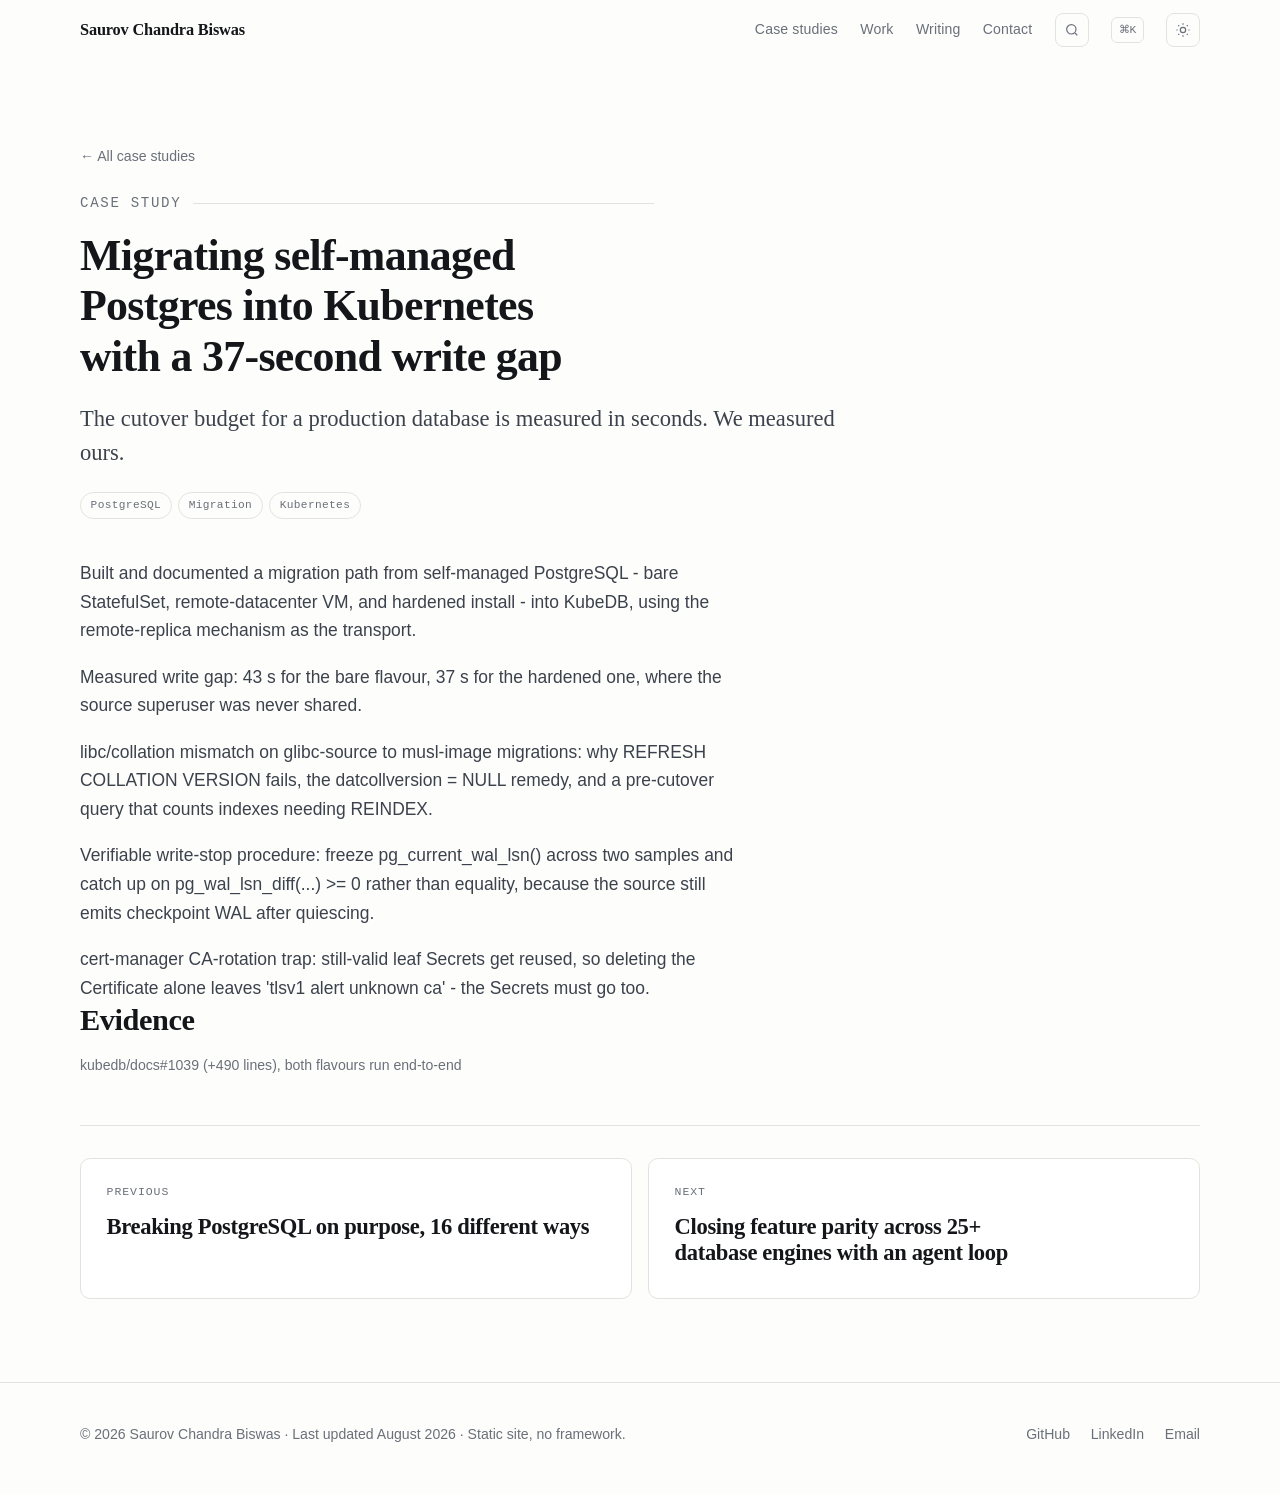
<file: site/case/migration.html>
<!doctype html>
<html lang="en" class="no-js">
<head>
<meta charset="utf-8">
<meta name="viewport" content="width=device-width, initial-scale=1">
<title>Migrating self-managed Postgres into Kubernetes with a 37-second write gap — Saurov Chandra Biswas</title>
<meta name="description" content="The cutover budget for a production database is measured in seconds. We measured ours.">
<link rel="canonical" href="https://souravbiswassanto.github.io/case/migration.html">
<meta property="og:type" content="website">
<meta property="og:title" content="Migrating self-managed Postgres into Kubernetes with a 37-second write gap — Saurov Chandra Biswas">
<meta property="og:description" content="The cutover budget for a production database is measured in seconds. We measured ours.">
<meta property="og:url" content="https://souravbiswassanto.github.io/case/migration.html">
<meta property="og:image" content="https://souravbiswassanto.github.io/assets/hero.jpg">
<meta name="twitter:card" content="summary_large_image">
<meta name="theme-color" content="#fdfdfc" media="(prefers-color-scheme: light)">
<meta name="theme-color" content="#0e1014" media="(prefers-color-scheme: dark)">
<link rel="icon" href="data:image/svg+xml,<svg xmlns='http://www.w3.org/2000/svg' viewBox='0 0 100 100'><text y='.9em' font-size='90' font-family='Georgia,serif'>S</text></svg>">
<link rel="stylesheet" href="../styles/main.css">
<script>
(function(){try{var t=localStorage.getItem("theme");if(t)document.documentElement.setAttribute("data-theme",t);}catch(e){}})();
</script>

</head>
<body>
<a class="skip-link" href="#main">Skip to content</a>

<header class="site-header">
  <div class="wrap">
    <a class="brand" href="../index.html">Saurov Chandra Biswas</a>
    <nav class="site-nav" aria-label="Primary">
      <a class="nav-hide" href="../index.html#case-studies">Case studies</a>
      <a class="nav-hide" href="../index.html#work">Work</a>
      <a class="nav-hide" href="../index.html#writing">Writing</a>
      <a class="nav-hide" href="../index.html#contact">Contact</a>
      <a class="nav-keep" href="../index.html#work">Work</a>
      <a class="nav-keep" href="../index.html#contact">Contact</a>
      <button class="icon-btn" data-palette-open type="button" aria-label="Search this site"><svg viewBox="0 0 24 24" fill="none" stroke="currentColor" stroke-width="1.8" aria-hidden="true"><circle cx="11" cy="11" r="7"/><path d="m20 20-3.5-3.5"/></svg></button>
      <span class="kbd-hint" aria-hidden="true">⌘K</span>
      <button class="icon-btn" data-theme-toggle type="button" aria-label="Switch theme"><svg viewBox="0 0 24 24" fill="none" stroke="currentColor" stroke-width="1.8" aria-hidden="true"><circle cx="12" cy="12" r="4"/><path d="M12 2v2M12 20v2M4.9 4.9l1.4 1.4M17.7 17.7l1.4 1.4M2 12h2M20 12h2M4.9 19.1l1.4-1.4M17.7 6.3l1.4-1.4"/></svg></button>
    </nav>
  </div>
</header>

<main id="main">
<section class="case-hero">
  <div class="wrap">
    <a class="back-link" href="../index.html#case-studies">← All case studies</a>
    <p class="eyebrow">Case study</p>
    <h1>Migrating self-managed Postgres into Kubernetes with a 37-second write gap</h1>
    <p class="hook">The cutover budget for a production database is measured in seconds. We measured ours.</p>
    <div class="tags" style="margin-top:1.4rem"><span class="tag">PostgreSQL</span><span class="tag">Migration</span><span class="tag">Kubernetes</span></div>
  </div>
</section>
<section class="case-body">
  <div class="wrap">
    <div class="prose"><p>Built and documented a migration path from self-managed PostgreSQL - bare StatefulSet, remote-datacenter VM, and hardened install - into KubeDB, using the remote-replica mechanism as the transport.</p><p>Measured write gap: 43 s for the bare flavour, 37 s for the hardened one, where the source superuser was never shared.</p><p>libc/collation mismatch on glibc-source to musl-image migrations: why REFRESH COLLATION VERSION fails, the datcollversion = NULL remedy, and a pre-cutover query that counts indexes needing REINDEX.</p><p>Verifiable write-stop procedure: freeze pg_current_wal_lsn() across two samples and catch up on pg_wal_lsn_diff(...) &gt;= 0 rather than equality, because the source still emits checkpoint WAL after quiescing.</p><p>cert-manager CA-rotation trap: still-valid leaf Secrets get reused, so deleting the Certificate alone leaves &#x27;tlsv1 alert unknown ca&#x27; - the Secrets must go too.</p></div>
    
    <div class="prose">
      <h2>Evidence</h2>
      <p style="color:var(--muted);font-size:var(--step--1)">kubedb/docs#1039 (+490 lines), both flavours run end-to-end</p>
      
    </div>
    <div class="case-nav"><a class="card" href="chaos.html"><p class="card-meta">Previous</p><h3>Breaking PostgreSQL on purpose, 16 different ways</h3></a><a class="card" href="ai-parity.html"><p class="card-meta">Next</p><h3>Closing feature parity across 25+ database engines with an agent loop</h3></a></div>
  </div>
</section>
</main>
<div class="palette-backdrop" data-palette hidden>
  <div class="palette" role="dialog" aria-modal="true" aria-label="Search this site">
    <input type="text" placeholder="Jump to…" aria-label="Search" autocomplete="off" spellcheck="false">
    <ul><li data-search="home page"><a href="../index.html"><span>Home</span><span class="p-kind">page</span></a></li>
<li data-search="case studies section"><a href="../index.html#case-studies"><span>Case studies</span><span class="p-kind">section</span></a></li>
<li data-search="selected work section"><a href="../index.html#work"><span>Selected work</span><span class="p-kind">section</span></a></li>
<li data-search="writing &amp; talks section"><a href="../index.html#writing"><span>Writing &amp; talks</span><span class="p-kind">section</span></a></li>
<li data-search="release lifecycle section"><a href="../index.html#releases"><span>Release lifecycle</span><span class="p-kind">section</span></a></li>
<li data-search="experience section"><a href="../index.html#experience"><span>Experience</span><span class="p-kind">section</span></a></li>
<li data-search="toolkit section"><a href="../index.html#toolkit"><span>Toolkit</span><span class="p-kind">section</span></a></li>
<li data-search="education section"><a href="../index.html#education"><span>Education</span><span class="p-kind">section</span></a></li>
<li data-search="contact section"><a href="../index.html#contact"><span>Contact</span><span class="p-kind">section</span></a></li>
<li data-search="zero data loss across datacenters - proved by destroying the primary case study"><a href="../case/zero-data-loss.html"><span>Zero data loss across datacenters - proved by destroying the primary</span><span class="p-kind">case study</span></a></li>
<li data-search="the cost of always being ready for peak case study"><a href="../case/read-replica.html"><span>The cost of always being ready for peak</span><span class="p-kind">case study</span></a></li>
<li data-search="one control plane, 2000+ postgres clusters case study"><a href="../case/scale.html"><span>One control plane, 2000+ Postgres clusters</span><span class="p-kind">case study</span></a></li>
<li data-search="breaking postgresql on purpose, 16 different ways case study"><a href="../case/chaos.html"><span>Breaking PostgreSQL on purpose, 16 different ways</span><span class="p-kind">case study</span></a></li>
<li data-search="migrating self-managed postgres into kubernetes with a 37-second write gap case study"><a href="../case/migration.html"><span>Migrating self-managed Postgres into Kubernetes with a 37-second write gap</span><span class="p-kind">case study</span></a></li>
<li data-search="closing feature parity across 25+ database engines with an agent loop case study"><a href="../case/ai-parity.html"><span>Closing feature parity across 25+ database engines with an agent loop</span><span class="p-kind">case study</span></a></li>
<li data-search="hardening the ci supply chain after an incident case study"><a href="../case/supplychain.html"><span>Hardening the CI supply chain after an incident</span><span class="p-kind">case study</span></a></li>
<li data-search="chaos testing kubedb postgresql: building resilience with chaos mesh article"><a href="https://appscode.com/blog/post/chaos-testing-postgresql/"><span>Chaos Testing KubeDB PostgreSQL: Building Resilience with Chaos Mesh</span><span class="p-kind">article</span></a></li>
<li data-search="automating postgresql operations in kubernetes using kubedb article"><a href="https://appscode.com/blog/post/postgres-failover-and-disaster-recovery/"><span>Automating PostgreSQL Operations In Kubernetes Using KubeDB</span><span class="p-kind">article</span></a></li>
<li data-search="operator shard manager article"><a href="https://appscode.com/blog/post/operator-shard-manager-v2025.3.14/"><span>Operator Shard Manager</span><span class="p-kind">article</span></a></li>
<li data-search="postgresql wal archiving on nfs article"><a href="https://appscode.com/blog/post/postgres-wal-nfs/"><span>PostgreSQL WAL archiving on NFS</span><span class="p-kind">article</span></a></li>
<li data-search="effortlessly provision kubedb-managed databases at scale using kubedb operator shard manager talk"><a href="https://youtu.be/Jd3uc7t69Ec"><span>Effortlessly provision KubeDB-managed databases at scale using KubeDB Operator Shard Manager</span><span class="p-kind">talk</span></a></li>
<li data-search="provision and manage oracle database on kubernetes using kubedb talk"><a href="https://youtu.be/sxhzDyoko7M"><span>Provision and Manage Oracle Database on Kubernetes using KubeDB</span><span class="p-kind">talk</span></a></li>
<li data-search="github profile profile"><a href="https://github.com/souravbiswassanto"><span>GitHub profile</span><span class="p-kind">profile</span></a></li>
<li data-search="linkedin profile profile"><a href="https://linkedin.com/in/sourav-biswas-santo"><span>LinkedIn profile</span><span class="p-kind">profile</span></a></li></ul>
    <p class="p-empty" hidden>No matches.</p>
  </div>
</div>
<footer class="site-footer">
  <div class="wrap">
    <p>© 2026 Saurov Chandra Biswas · Last updated August 2026 · Static site, no framework.</p>
    <nav aria-label="Footer">
      <a href="https://github.com/souravbiswassanto" rel="me noopener">GitHub</a>
      <a href="https://linkedin.com/in/sourav-biswas-santo" rel="me noopener">LinkedIn</a>
      <a href="mailto:sourav.cse4.bu@gmail.com">Email</a>
      
    </nav>
  </div>
</footer>
<script src="../js/main.js" defer></script>
</body>
</html>
</file>
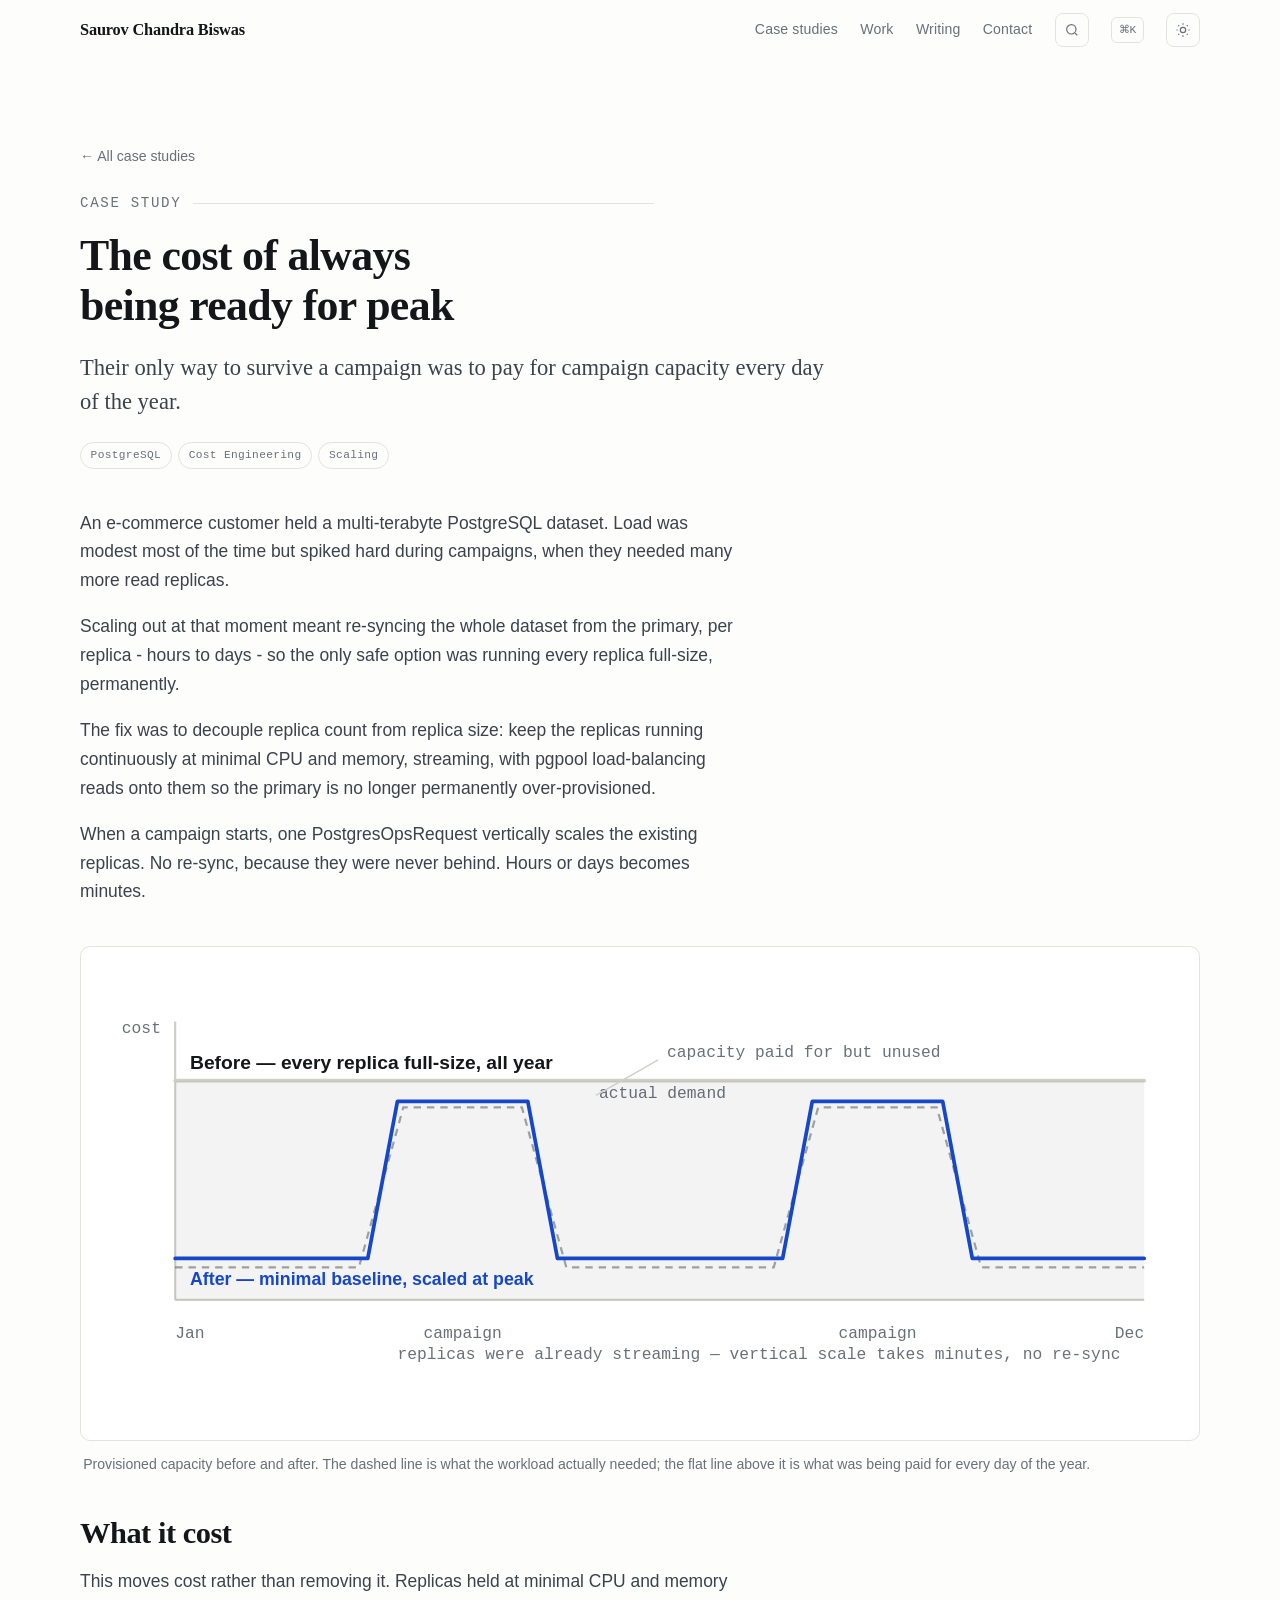
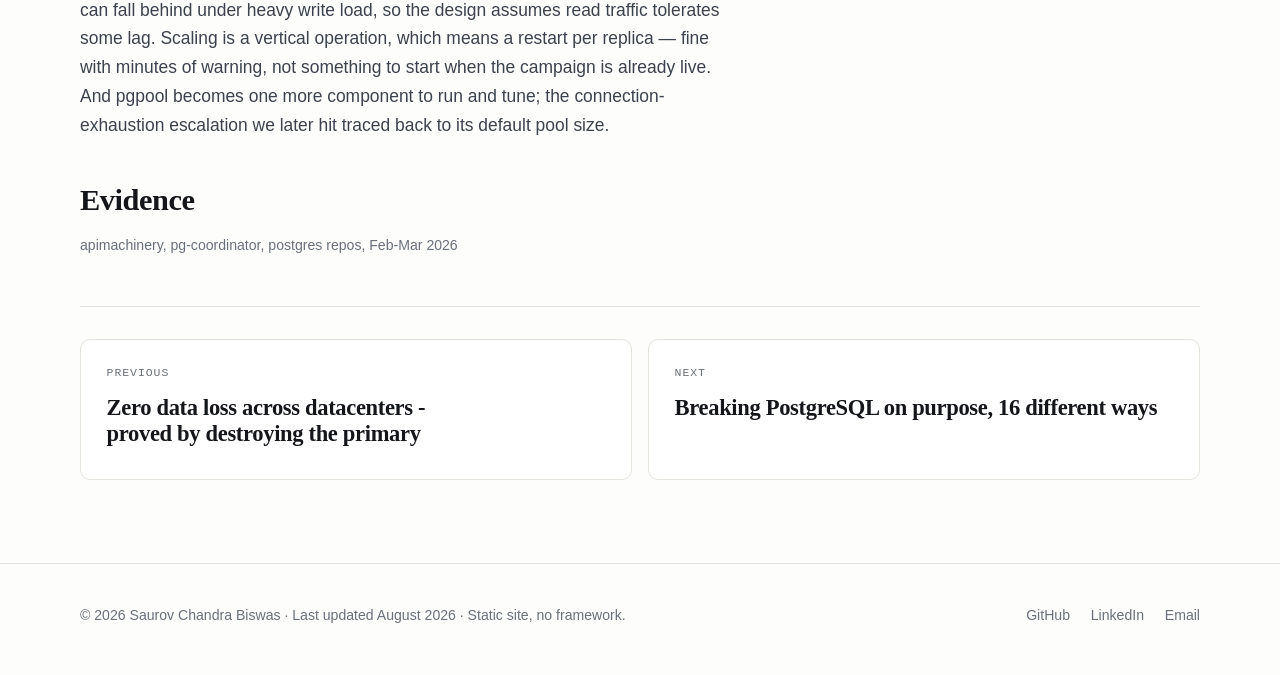
<file: site/case/read-replica.html>
<!doctype html>
<html lang="en" class="no-js">
<head>
<meta charset="utf-8">
<meta name="viewport" content="width=device-width, initial-scale=1">
<title>The cost of always being ready for peak — Saurov Chandra Biswas</title>
<meta name="description" content="Their only way to survive a campaign was to pay for campaign capacity every day of the year.">
<link rel="canonical" href="https://souravbiswassanto.github.io/case/read-replica.html">
<meta property="og:type" content="website">
<meta property="og:title" content="The cost of always being ready for peak — Saurov Chandra Biswas">
<meta property="og:description" content="Their only way to survive a campaign was to pay for campaign capacity every day of the year.">
<meta property="og:url" content="https://souravbiswassanto.github.io/case/read-replica.html">
<meta property="og:image" content="https://souravbiswassanto.github.io/assets/hero.jpg">
<meta name="twitter:card" content="summary_large_image">
<meta name="theme-color" content="#fdfdfc" media="(prefers-color-scheme: light)">
<meta name="theme-color" content="#0e1014" media="(prefers-color-scheme: dark)">
<link rel="icon" href="data:image/svg+xml,<svg xmlns='http://www.w3.org/2000/svg' viewBox='0 0 100 100'><text y='.9em' font-size='90' font-family='Georgia,serif'>S</text></svg>">
<link rel="stylesheet" href="../styles/main.css">
<script>
(function(){try{var t=localStorage.getItem("theme");if(t)document.documentElement.setAttribute("data-theme",t);}catch(e){}})();
</script>

</head>
<body>
<a class="skip-link" href="#main">Skip to content</a>

<header class="site-header">
  <div class="wrap">
    <a class="brand" href="../index.html">Saurov Chandra Biswas</a>
    <nav class="site-nav" aria-label="Primary">
      <a class="nav-hide" href="../index.html#case-studies">Case studies</a>
      <a class="nav-hide" href="../index.html#work">Work</a>
      <a class="nav-hide" href="../index.html#writing">Writing</a>
      <a class="nav-hide" href="../index.html#contact">Contact</a>
      <a class="nav-keep" href="../index.html#work">Work</a>
      <a class="nav-keep" href="../index.html#contact">Contact</a>
      <button class="icon-btn" data-palette-open type="button" aria-label="Search this site"><svg viewBox="0 0 24 24" fill="none" stroke="currentColor" stroke-width="1.8" aria-hidden="true"><circle cx="11" cy="11" r="7"/><path d="m20 20-3.5-3.5"/></svg></button>
      <span class="kbd-hint" aria-hidden="true">⌘K</span>
      <button class="icon-btn" data-theme-toggle type="button" aria-label="Switch theme"><svg viewBox="0 0 24 24" fill="none" stroke="currentColor" stroke-width="1.8" aria-hidden="true"><circle cx="12" cy="12" r="4"/><path d="M12 2v2M12 20v2M4.9 4.9l1.4 1.4M17.7 17.7l1.4 1.4M2 12h2M20 12h2M4.9 19.1l1.4-1.4M17.7 6.3l1.4-1.4"/></svg></button>
    </nav>
  </div>
</header>

<main id="main">
<section class="case-hero">
  <div class="wrap">
    <a class="back-link" href="../index.html#case-studies">← All case studies</a>
    <p class="eyebrow">Case study</p>
    <h1>The cost of always being ready for peak</h1>
    <p class="hook">Their only way to survive a campaign was to pay for campaign capacity every day of the year.</p>
    <div class="tags" style="margin-top:1.4rem"><span class="tag">PostgreSQL</span><span class="tag">Cost Engineering</span><span class="tag">Scaling</span></div>
  </div>
</section>
<section class="case-body">
  <div class="wrap">
    <div class="prose"><p>An e-commerce customer held a multi-terabyte PostgreSQL dataset. Load was modest most of the time but spiked hard during campaigns, when they needed many more read replicas.</p><p>Scaling out at that moment meant re-syncing the whole dataset from the primary, per replica - hours to days - so the only safe option was running every replica full-size, permanently.</p><p>The fix was to decouple replica count from replica size: keep the replicas running continuously at minimal CPU and memory, streaming, with pgpool load-balancing reads onto them so the primary is no longer permanently over-provisioned.</p><p>When a campaign starts, one PostgresOpsRequest vertically scales the existing replicas. No re-sync, because they were never behind. Hours or days becomes minutes.</p></div>
    <figure class="diagram reveal"><div class="frame"><svg viewBox="0 0 720 300" role="img" aria-labelledby="rr-title rr-desc" xmlns="http://www.w3.org/2000/svg">
  <title id="rr-title">Provisioned capacity before and after decoupling replica count from replica size</title>
  <desc id="rr-desc">Before, every read replica ran at full size all year so the fleet could absorb campaign peaks, meaning peak capacity was paid for continuously. After, the same replicas stay attached at minimal CPU and memory and are scaled vertically only during a campaign, so provisioned capacity tracks demand instead of the worst case.</desc>

  <!-- axes -->
  <line x1="46" y1="222" x2="700" y2="222" class="d-line" stroke-width="1.5"/>
  <line x1="46" y1="34" x2="46" y2="222" class="d-line" stroke-width="1.5"/>
  <text x="46" y="248" class="d-text-sm">Jan</text>
  <text x="240" y="248" class="d-text-sm" text-anchor="middle">campaign</text>
  <text x="520" y="248" class="d-text-sm" text-anchor="middle">campaign</text>
  <text x="700" y="248" class="d-text-sm" text-anchor="end">Dec</text>
  <text x="10" y="42" class="d-text-sm">cost</text>

  <!-- demand curve (what is actually needed) -->
  <path d="M 46 200 L 170 200 L 200 92 L 280 92 L 310 200 L 450 200 L 480 92 L 560 92 L 590 200 L 700 200"
        stroke="currentColor" stroke-width="1.5" fill="none" opacity=".38" stroke-dasharray="5 4"/>
  <text x="332" y="86" class="d-text-sm">actual demand</text>

  <!-- BEFORE: flat provisioned line at peak -->
  <path d="M 46 74 L 700 74" class="d-line" stroke-width="2.5" stroke-linecap="round"/>
  <rect x="46" y="74" width="654" height="148" fill="currentColor" opacity=".05"/>
  <text x="56" y="66" class="d-text" font-size="12" font-weight="600">Before — every replica full-size, all year</text>

  <!-- AFTER: low baseline with two spikes -->
  <path d="M 46 194 L 176 194 L 196 88 L 284 88 L 304 194 L 456 194 L 476 88 L 564 88 L 584 194 L 700 194"
        class="d-stroke-accent" stroke-width="2.5" stroke-linejoin="round" stroke-linecap="round"/>
  <text x="56" y="212" class="d-accent" font-size="12" font-weight="600" font-family="var(--font-sans)">After — minimal baseline, scaled at peak</text>

  <!-- saved area callout -->
  <path d="M 330 84 L 372 60" class="d-line" stroke-width="1"/>
  <text x="378" y="58" class="d-text-sm">capacity paid for but unused</text>

  <!-- annotation: no resync -->
  <g transform="translate(196,262)">
    <text x="0" y="0" class="d-text-sm">replicas were already streaming — vertical scale takes minutes, no re-sync</text>
  </g>
</svg>
</div><figcaption>Provisioned capacity before and after. The dashed line is what the workload actually needed; the flat line above it is what was being paid for every day of the year.</figcaption></figure>
    <div class="prose">
      <h2>What it cost</h2><div class="prose"><p>This moves cost rather than removing it. Replicas held at minimal CPU and memory can fall behind under heavy write load, so the design assumes read traffic tolerates some lag. Scaling is a vertical operation, which means a restart per replica — fine with minutes of warning, not something to start when the campaign is already live. And pgpool becomes one more component to run and tune; the connection-exhaustion escalation we later hit traced back to its default pool size.</p></div>
      <h2>Evidence</h2>
      <p style="color:var(--muted);font-size:var(--step--1)">apimachinery, pg-coordinator, postgres repos, Feb-Mar 2026</p>
      
    </div>
    <div class="case-nav"><a class="card" href="zero-data-loss.html"><p class="card-meta">Previous</p><h3>Zero data loss across datacenters - proved by destroying the primary</h3></a><a class="card" href="chaos.html"><p class="card-meta">Next</p><h3>Breaking PostgreSQL on purpose, 16 different ways</h3></a></div>
  </div>
</section>
</main>
<div class="palette-backdrop" data-palette hidden>
  <div class="palette" role="dialog" aria-modal="true" aria-label="Search this site">
    <input type="text" placeholder="Jump to…" aria-label="Search" autocomplete="off" spellcheck="false">
    <ul><li data-search="home page"><a href="../index.html"><span>Home</span><span class="p-kind">page</span></a></li>
<li data-search="case studies section"><a href="../index.html#case-studies"><span>Case studies</span><span class="p-kind">section</span></a></li>
<li data-search="selected work section"><a href="../index.html#work"><span>Selected work</span><span class="p-kind">section</span></a></li>
<li data-search="writing &amp; talks section"><a href="../index.html#writing"><span>Writing &amp; talks</span><span class="p-kind">section</span></a></li>
<li data-search="release lifecycle section"><a href="../index.html#releases"><span>Release lifecycle</span><span class="p-kind">section</span></a></li>
<li data-search="experience section"><a href="../index.html#experience"><span>Experience</span><span class="p-kind">section</span></a></li>
<li data-search="kubernetes depth section"><a href="../index.html#kubernetes"><span>Kubernetes depth</span><span class="p-kind">section</span></a></li>
<li data-search="how i run the team section"><a href="../index.html#leading"><span>How I run the team</span><span class="p-kind">section</span></a></li>
<li data-search="toolkit section"><a href="../index.html#toolkit"><span>Toolkit</span><span class="p-kind">section</span></a></li>
<li data-search="education section"><a href="../index.html#education"><span>Education</span><span class="p-kind">section</span></a></li>
<li data-search="contact section"><a href="../index.html#contact"><span>Contact</span><span class="p-kind">section</span></a></li>
<li data-search="moving a bank&#x27;s ledger, and proving it arrived intact case study"><a href="../case/cutover-night.html"><span>Moving a bank&#x27;s ledger, and proving it arrived intact</span><span class="p-kind">case study</span></a></li>
<li data-search="the gate that signed off 4,003 tables case study"><a href="../case/verification-gate.html"><span>The gate that signed off 4,003 tables</span><span class="p-kind">case study</span></a></li>
<li data-search="one control plane, 2000+ postgres clusters case study"><a href="../case/scale.html"><span>One control plane, 2000+ Postgres clusters</span><span class="p-kind">case study</span></a></li>
<li data-search="zero data loss across datacenters - proved by destroying the primary case study"><a href="../case/zero-data-loss.html"><span>Zero data loss across datacenters - proved by destroying the primary</span><span class="p-kind">case study</span></a></li>
<li data-search="the cost of always being ready for peak case study"><a href="../case/read-replica.html"><span>The cost of always being ready for peak</span><span class="p-kind">case study</span></a></li>
<li data-search="breaking postgresql on purpose, 16 different ways case study"><a href="../case/chaos.html"><span>Breaking PostgreSQL on purpose, 16 different ways</span><span class="p-kind">case study</span></a></li>
<li data-search="closing feature parity across 25+ database engines with an agent loop case study"><a href="../case/ai-parity.html"><span>Closing feature parity across 25+ database engines with an agent loop</span><span class="p-kind">case study</span></a></li>
<li data-search="hardening the ci supply chain after an incident case study"><a href="../case/supplychain.html"><span>Hardening the CI supply chain after an incident</span><span class="p-kind">case study</span></a></li>
<li data-search="chaos testing kubedb postgresql: building resilience with chaos mesh article"><a href="https://appscode.com/blog/post/chaos-testing-postgresql/"><span>Chaos Testing KubeDB PostgreSQL: Building Resilience with Chaos Mesh</span><span class="p-kind">article</span></a></li>
<li data-search="automating postgresql operations in kubernetes using kubedb article"><a href="https://appscode.com/blog/post/postgres-failover-and-disaster-recovery/"><span>Automating PostgreSQL Operations In Kubernetes Using KubeDB</span><span class="p-kind">article</span></a></li>
<li data-search="operator shard manager article"><a href="https://appscode.com/blog/post/operator-shard-manager-v2025.3.14/"><span>Operator Shard Manager</span><span class="p-kind">article</span></a></li>
<li data-search="postgresql wal archiving on nfs article"><a href="https://appscode.com/blog/post/postgres-wal-nfs/"><span>PostgreSQL WAL archiving on NFS</span><span class="p-kind">article</span></a></li>
<li data-search="effortlessly provision kubedb-managed databases at scale using kubedb operator shard manager talk"><a href="https://youtu.be/Jd3uc7t69Ec"><span>Effortlessly provision KubeDB-managed databases at scale using KubeDB Operator Shard Manager</span><span class="p-kind">talk</span></a></li>
<li data-search="provision and manage oracle database on kubernetes using kubedb talk"><a href="https://youtu.be/sxhzDyoko7M"><span>Provision and Manage Oracle Database on Kubernetes using KubeDB</span><span class="p-kind">talk</span></a></li>
<li data-search="github profile profile"><a href="https://github.com/souravbiswassanto"><span>GitHub profile</span><span class="p-kind">profile</span></a></li>
<li data-search="linkedin profile profile"><a href="https://linkedin.com/in/sourav-biswas-santo"><span>LinkedIn profile</span><span class="p-kind">profile</span></a></li></ul>
    <p class="p-empty" hidden>No matches.</p>
  </div>
</div>
<footer class="site-footer">
  <div class="wrap">
    <p>© 2026 Saurov Chandra Biswas · Last updated August 2026 · Static site, no framework.</p>
    <nav aria-label="Footer">
      <a href="https://github.com/souravbiswassanto" rel="me noopener">GitHub</a>
      <a href="https://linkedin.com/in/sourav-biswas-santo" rel="me noopener">LinkedIn</a>
      <a href="mailto:sourav.cse4.bu@gmail.com">Email</a>
      
    </nav>
  </div>
</footer>
<script src="../js/main.js" defer></script>
</body>
</html>
</file>
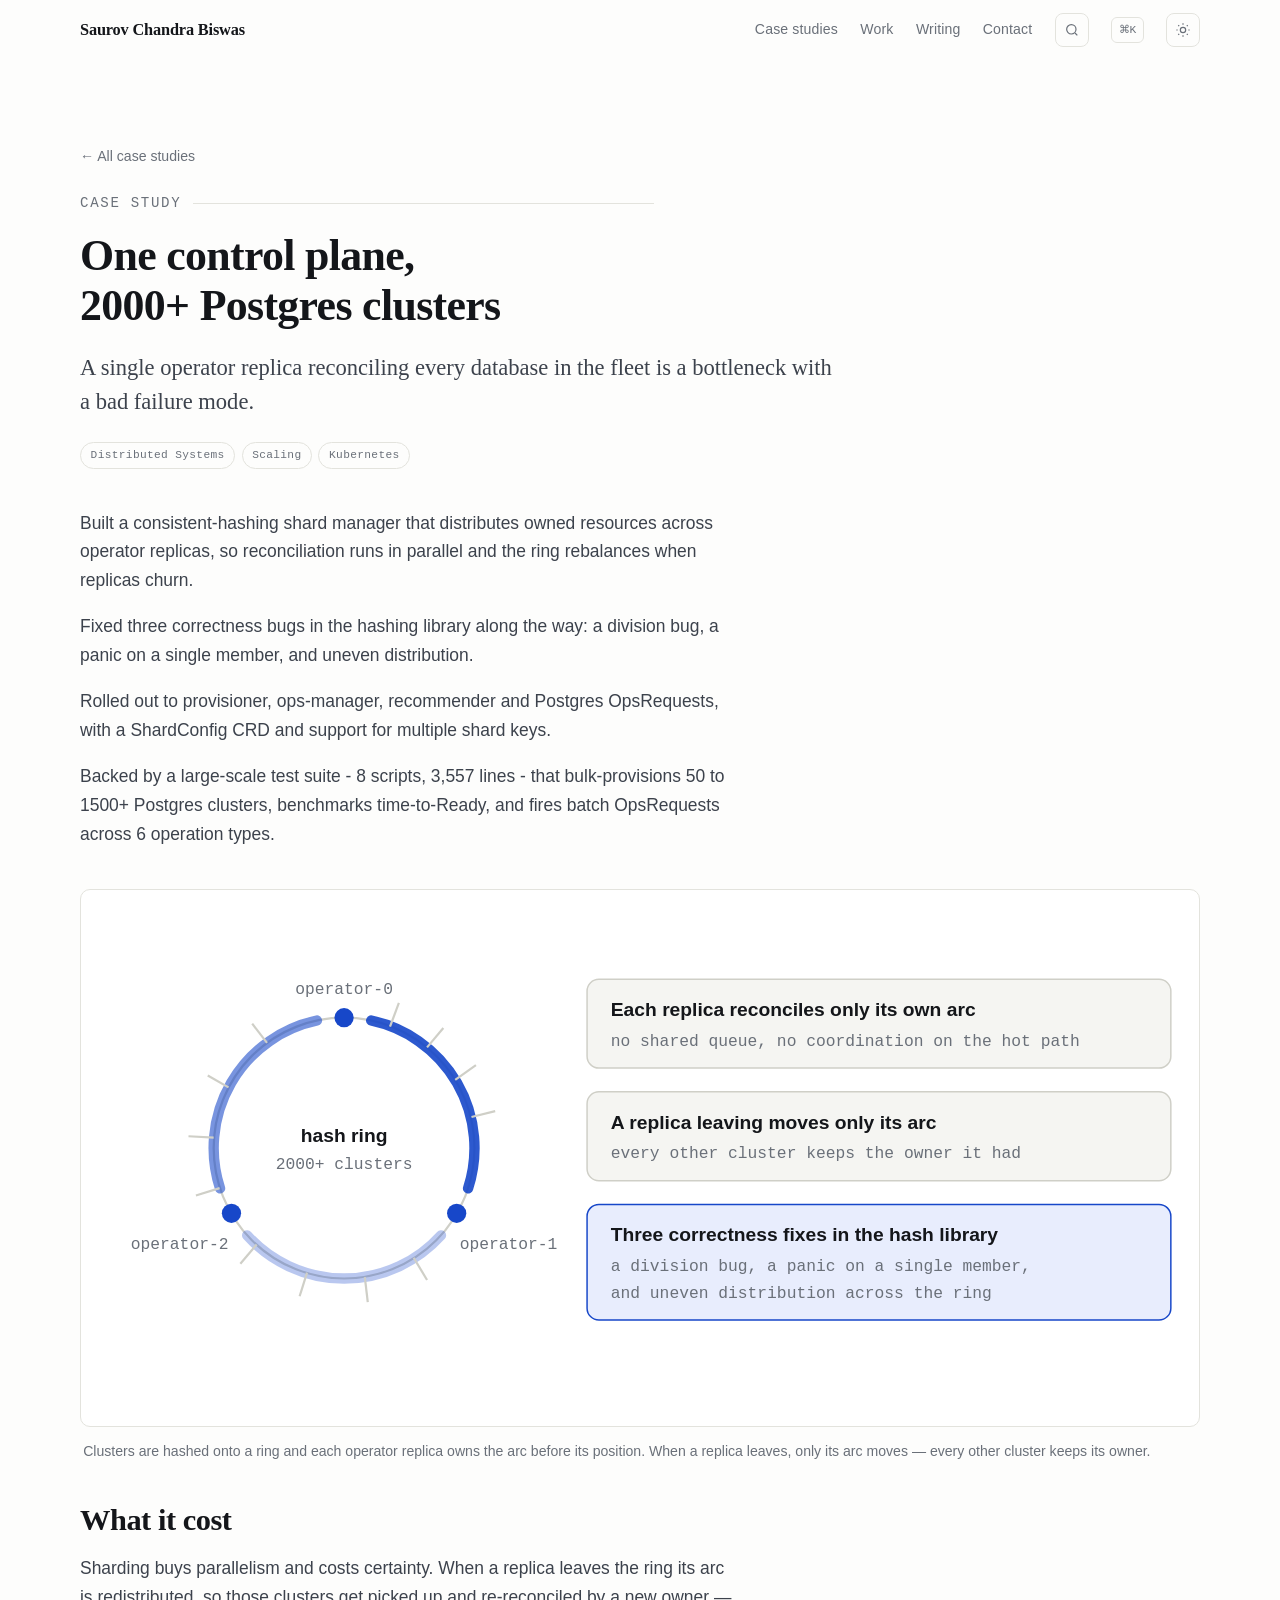
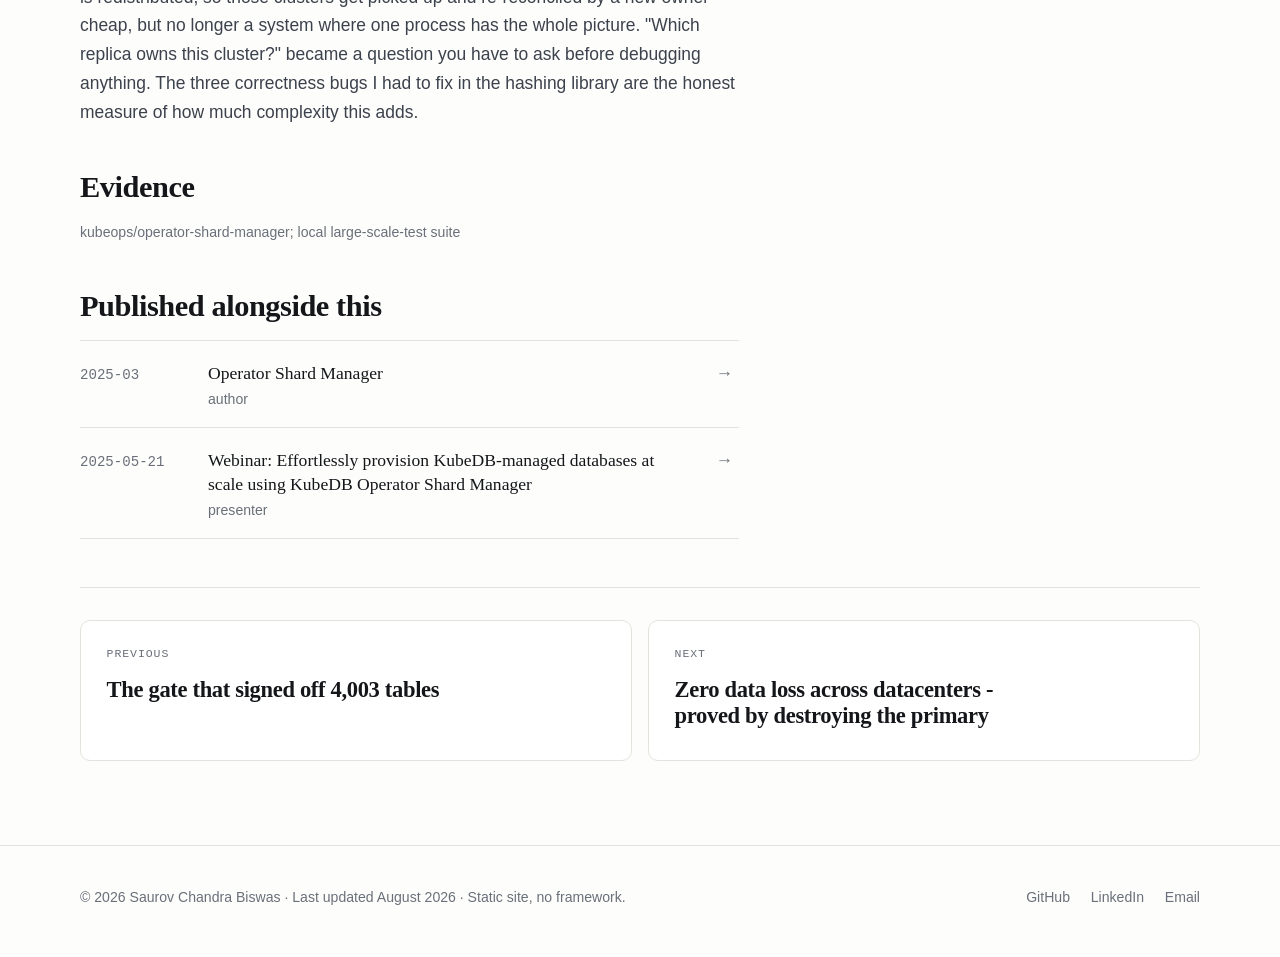
<file: site/case/scale.html>
<!doctype html>
<html lang="en" class="no-js">
<head>
<meta charset="utf-8">
<meta name="viewport" content="width=device-width, initial-scale=1">
<title>One control plane, 2000+ Postgres clusters — Saurov Chandra Biswas</title>
<meta name="description" content="A single operator replica reconciling every database in the fleet is a bottleneck with a bad failure mode.">
<link rel="canonical" href="https://souravbiswassanto.github.io/case/scale.html">
<meta property="og:type" content="website">
<meta property="og:title" content="One control plane, 2000+ Postgres clusters — Saurov Chandra Biswas">
<meta property="og:description" content="A single operator replica reconciling every database in the fleet is a bottleneck with a bad failure mode.">
<meta property="og:url" content="https://souravbiswassanto.github.io/case/scale.html">
<meta property="og:image" content="https://souravbiswassanto.github.io/assets/hero.jpg">
<meta name="twitter:card" content="summary_large_image">
<meta name="theme-color" content="#fdfdfc" media="(prefers-color-scheme: light)">
<meta name="theme-color" content="#0e1014" media="(prefers-color-scheme: dark)">
<link rel="icon" href="data:image/svg+xml,<svg xmlns='http://www.w3.org/2000/svg' viewBox='0 0 100 100'><text y='.9em' font-size='90' font-family='Georgia,serif'>S</text></svg>">
<link rel="stylesheet" href="../styles/main.css">
<script>
(function(){try{var t=localStorage.getItem("theme");if(t)document.documentElement.setAttribute("data-theme",t);}catch(e){}})();
</script>

</head>
<body>
<a class="skip-link" href="#main">Skip to content</a>

<header class="site-header">
  <div class="wrap">
    <a class="brand" href="../index.html">Saurov Chandra Biswas</a>
    <nav class="site-nav" aria-label="Primary">
      <a class="nav-hide" href="../index.html#case-studies">Case studies</a>
      <a class="nav-hide" href="../index.html#work">Work</a>
      <a class="nav-hide" href="../index.html#writing">Writing</a>
      <a class="nav-hide" href="../index.html#contact">Contact</a>
      <a class="nav-keep" href="../index.html#work">Work</a>
      <a class="nav-keep" href="../index.html#contact">Contact</a>
      <button class="icon-btn" data-palette-open type="button" aria-label="Search this site"><svg viewBox="0 0 24 24" fill="none" stroke="currentColor" stroke-width="1.8" aria-hidden="true"><circle cx="11" cy="11" r="7"/><path d="m20 20-3.5-3.5"/></svg></button>
      <span class="kbd-hint" aria-hidden="true">⌘K</span>
      <button class="icon-btn" data-theme-toggle type="button" aria-label="Switch theme"><svg viewBox="0 0 24 24" fill="none" stroke="currentColor" stroke-width="1.8" aria-hidden="true"><circle cx="12" cy="12" r="4"/><path d="M12 2v2M12 20v2M4.9 4.9l1.4 1.4M17.7 17.7l1.4 1.4M2 12h2M20 12h2M4.9 19.1l1.4-1.4M17.7 6.3l1.4-1.4"/></svg></button>
    </nav>
  </div>
</header>

<main id="main">
<section class="case-hero">
  <div class="wrap">
    <a class="back-link" href="../index.html#case-studies">← All case studies</a>
    <p class="eyebrow">Case study</p>
    <h1>One control plane, 2000+ Postgres clusters</h1>
    <p class="hook">A single operator replica reconciling every database in the fleet is a bottleneck with a bad failure mode.</p>
    <div class="tags" style="margin-top:1.4rem"><span class="tag">Distributed Systems</span><span class="tag">Scaling</span><span class="tag">Kubernetes</span></div>
  </div>
</section>
<section class="case-body">
  <div class="wrap">
    <div class="prose"><p>Built a consistent-hashing shard manager that distributes owned resources across operator replicas, so reconciliation runs in parallel and the ring rebalances when replicas churn.</p><p>Fixed three correctness bugs in the hashing library along the way: a division bug, a panic on a single member, and uneven distribution.</p><p>Rolled out to provisioner, ops-manager, recommender and Postgres OpsRequests, with a ShardConfig CRD and support for multiple shard keys.</p><p>Backed by a large-scale test suite - 8 scripts, 3,557 lines - that bulk-provisions 50 to 1500+ Postgres clusters, benchmarks time-to-Ready, and fires batch OpsRequests across 6 operation types.</p></div>
    <figure class="diagram reveal"><div class="frame"><svg viewBox="0 0 720 330" role="img" aria-labelledby="ring-title ring-desc" xmlns="http://www.w3.org/2000/svg">
  <title id="ring-title">Consistent-hash sharding across operator replicas</title>
  <desc id="ring-desc">Database clusters are hashed onto a ring, shown as tick marks. Three operator replicas sit at fixed positions on the ring, and each owns the arc that precedes its position, drawn here as three separate segments. Reconciliation therefore runs in parallel. When a replica leaves, only the clusters on its arc are redistributed; every other cluster keeps the owner it already had.</desc>

  <g transform="translate(160,158)">
    <!-- the ring itself -->
    <circle cx="0" cy="0" r="88" fill="none" class="d-line" stroke-width="1.5"/>

    <!-- three owned arcs, separated by gaps so they read as three, not one -->
    <path d="M 18.3 -86.1 A 88 88 0 0 1 83.7 27.2" fill="none" class="d-stroke-accent"
          stroke-width="7" opacity=".9" stroke-linecap="round"/>
    <path d="M 65.4 58.9 A 88 88 0 0 1 -65.4 58.9" fill="none" class="d-stroke-accent"
          stroke-width="7" opacity=".3" stroke-linecap="round"/>
    <path d="M -83.7 27.2 A 88 88 0 0 1 -18.3 -86.1" fill="none" class="d-stroke-accent"
          stroke-width="7" opacity=".58" stroke-linecap="round"/>

    <!-- hashed clusters -->
    <g class="d-line" stroke-width="1.5">
      <line x1="31" y1="-82" x2="37" y2="-98"/>
      <line x1="56" y1="-68" x2="67" y2="-81"/>
      <line x1="75" y1="-46" x2="89" y2="-56"/>
      <line x1="86" y1="-21" x2="102" y2="-25"/>
      <line x1="47" y1="74" x2="56" y2="89"/>
      <line x1="14" y1="87" x2="16" y2="104"/>
      <line x1="-25" y1="84" x2="-30" y2="100"/>
      <line x1="-59" y1="65" x2="-70" y2="78"/>
      <line x1="-84" y1="27" x2="-100" y2="32"/>
      <line x1="-88" y1="-7" x2="-105" y2="-8"/>
      <line x1="-78" y1="-41" x2="-92" y2="-49"/>
      <line x1="-52" y1="-71" x2="-62" y2="-84"/>
    </g>

    <!-- replica positions, drawn over the arcs -->
    <circle cx="0" cy="-88" r="6.5" class="d-accent"/>
    <circle cx="76" cy="44" r="6.5" class="d-accent"/>
    <circle cx="-76" cy="44" r="6.5" class="d-accent"/>

    <text x="0" y="-104" class="d-text-sm" text-anchor="middle">operator-0</text>
    <text x="111" y="68" class="d-text-sm" text-anchor="middle">operator-1</text>
    <text x="-111" y="68" class="d-text-sm" text-anchor="middle">operator-2</text>

    <text x="0" y="-4" class="d-text" text-anchor="middle" font-size="12" font-weight="600">hash ring</text>
    <text x="0" y="14" class="d-text-sm" text-anchor="middle">2000+ clusters</text>
  </g>

  <g transform="translate(324,44)">
    <rect x="0" y="0" width="394" height="60" rx="8" class="d-box"/>
    <text x="16" y="25" class="d-text" font-size="12" font-weight="600">Each replica reconciles only its own arc</text>
    <text x="16" y="45" class="d-text-sm">no shared queue, no coordination on the hot path</text>

    <rect x="0" y="76" width="394" height="60" rx="8" class="d-box"/>
    <text x="16" y="101" class="d-text" font-size="12" font-weight="600">A replica leaving moves only its arc</text>
    <text x="16" y="121" class="d-text-sm">every other cluster keeps the owner it had</text>

    <rect x="0" y="152" width="394" height="78" rx="8" class="d-box-accent"/>
    <text x="16" y="177" class="d-text" font-size="12" font-weight="600">Three correctness fixes in the hash library</text>
    <text x="16" y="197" class="d-text-sm">a division bug, a panic on a single member,</text>
    <text x="16" y="215" class="d-text-sm">and uneven distribution across the ring</text>
  </g>
</svg>
</div><figcaption>Clusters are hashed onto a ring and each operator replica owns the arc before its position. When a replica leaves, only its arc moves — every other cluster keeps its owner.</figcaption></figure>
    <div class="prose">
      <h2>What it cost</h2><div class="prose"><p>Sharding buys parallelism and costs certainty. When a replica leaves the ring its arc is redistributed, so those clusters get picked up and re-reconciled by a new owner — cheap, but no longer a system where one process has the whole picture. &quot;Which replica owns this cluster?&quot; became a question you have to ask before debugging anything. The three correctness bugs I had to fix in the hashing library are the honest measure of how much complexity this adds.</p></div>
      <h2>Evidence</h2>
      <p style="color:var(--muted);font-size:var(--step--1)">kubeops/operator-shard-manager; local large-scale-test suite</p>
      <h2>Published alongside this</h2><ul class="writing-list"><li><a href="https://appscode.com/blog/post/operator-shard-manager-v2025.3.14/" rel="noopener"><span class="w-date">2025-03</span><span class="w-title">Operator Shard Manager<small>author</small></span><span class="w-arrow">→</span></a></li><li><a href="https://youtu.be/Jd3uc7t69Ec" rel="noopener"><span class="w-date">2025-05-21</span><span class="w-title">Webinar: Effortlessly provision KubeDB-managed databases at scale using KubeDB Operator Shard Manager<small>presenter</small></span><span class="w-arrow">→</span></a></li></ul>
    </div>
    <div class="case-nav"><a class="card" href="verification-gate.html"><p class="card-meta">Previous</p><h3>The gate that signed off 4,003 tables</h3></a><a class="card" href="zero-data-loss.html"><p class="card-meta">Next</p><h3>Zero data loss across datacenters - proved by destroying the primary</h3></a></div>
  </div>
</section>
</main>
<div class="palette-backdrop" data-palette hidden>
  <div class="palette" role="dialog" aria-modal="true" aria-label="Search this site">
    <input type="text" placeholder="Jump to…" aria-label="Search" autocomplete="off" spellcheck="false">
    <ul><li data-search="home page"><a href="../index.html"><span>Home</span><span class="p-kind">page</span></a></li>
<li data-search="case studies section"><a href="../index.html#case-studies"><span>Case studies</span><span class="p-kind">section</span></a></li>
<li data-search="selected work section"><a href="../index.html#work"><span>Selected work</span><span class="p-kind">section</span></a></li>
<li data-search="writing &amp; talks section"><a href="../index.html#writing"><span>Writing &amp; talks</span><span class="p-kind">section</span></a></li>
<li data-search="release lifecycle section"><a href="../index.html#releases"><span>Release lifecycle</span><span class="p-kind">section</span></a></li>
<li data-search="experience section"><a href="../index.html#experience"><span>Experience</span><span class="p-kind">section</span></a></li>
<li data-search="kubernetes depth section"><a href="../index.html#kubernetes"><span>Kubernetes depth</span><span class="p-kind">section</span></a></li>
<li data-search="how i run the team section"><a href="../index.html#leading"><span>How I run the team</span><span class="p-kind">section</span></a></li>
<li data-search="toolkit section"><a href="../index.html#toolkit"><span>Toolkit</span><span class="p-kind">section</span></a></li>
<li data-search="education section"><a href="../index.html#education"><span>Education</span><span class="p-kind">section</span></a></li>
<li data-search="contact section"><a href="../index.html#contact"><span>Contact</span><span class="p-kind">section</span></a></li>
<li data-search="moving a bank&#x27;s ledger, and proving it arrived intact case study"><a href="../case/cutover-night.html"><span>Moving a bank&#x27;s ledger, and proving it arrived intact</span><span class="p-kind">case study</span></a></li>
<li data-search="the gate that signed off 4,003 tables case study"><a href="../case/verification-gate.html"><span>The gate that signed off 4,003 tables</span><span class="p-kind">case study</span></a></li>
<li data-search="one control plane, 2000+ postgres clusters case study"><a href="../case/scale.html"><span>One control plane, 2000+ Postgres clusters</span><span class="p-kind">case study</span></a></li>
<li data-search="zero data loss across datacenters - proved by destroying the primary case study"><a href="../case/zero-data-loss.html"><span>Zero data loss across datacenters - proved by destroying the primary</span><span class="p-kind">case study</span></a></li>
<li data-search="the cost of always being ready for peak case study"><a href="../case/read-replica.html"><span>The cost of always being ready for peak</span><span class="p-kind">case study</span></a></li>
<li data-search="breaking postgresql on purpose, 16 different ways case study"><a href="../case/chaos.html"><span>Breaking PostgreSQL on purpose, 16 different ways</span><span class="p-kind">case study</span></a></li>
<li data-search="closing feature parity across 25+ database engines with an agent loop case study"><a href="../case/ai-parity.html"><span>Closing feature parity across 25+ database engines with an agent loop</span><span class="p-kind">case study</span></a></li>
<li data-search="hardening the ci supply chain after an incident case study"><a href="../case/supplychain.html"><span>Hardening the CI supply chain after an incident</span><span class="p-kind">case study</span></a></li>
<li data-search="chaos testing kubedb postgresql: building resilience with chaos mesh article"><a href="https://appscode.com/blog/post/chaos-testing-postgresql/"><span>Chaos Testing KubeDB PostgreSQL: Building Resilience with Chaos Mesh</span><span class="p-kind">article</span></a></li>
<li data-search="automating postgresql operations in kubernetes using kubedb article"><a href="https://appscode.com/blog/post/postgres-failover-and-disaster-recovery/"><span>Automating PostgreSQL Operations In Kubernetes Using KubeDB</span><span class="p-kind">article</span></a></li>
<li data-search="operator shard manager article"><a href="https://appscode.com/blog/post/operator-shard-manager-v2025.3.14/"><span>Operator Shard Manager</span><span class="p-kind">article</span></a></li>
<li data-search="postgresql wal archiving on nfs article"><a href="https://appscode.com/blog/post/postgres-wal-nfs/"><span>PostgreSQL WAL archiving on NFS</span><span class="p-kind">article</span></a></li>
<li data-search="effortlessly provision kubedb-managed databases at scale using kubedb operator shard manager talk"><a href="https://youtu.be/Jd3uc7t69Ec"><span>Effortlessly provision KubeDB-managed databases at scale using KubeDB Operator Shard Manager</span><span class="p-kind">talk</span></a></li>
<li data-search="provision and manage oracle database on kubernetes using kubedb talk"><a href="https://youtu.be/sxhzDyoko7M"><span>Provision and Manage Oracle Database on Kubernetes using KubeDB</span><span class="p-kind">talk</span></a></li>
<li data-search="github profile profile"><a href="https://github.com/souravbiswassanto"><span>GitHub profile</span><span class="p-kind">profile</span></a></li>
<li data-search="linkedin profile profile"><a href="https://linkedin.com/in/sourav-biswas-santo"><span>LinkedIn profile</span><span class="p-kind">profile</span></a></li></ul>
    <p class="p-empty" hidden>No matches.</p>
  </div>
</div>
<footer class="site-footer">
  <div class="wrap">
    <p>© 2026 Saurov Chandra Biswas · Last updated August 2026 · Static site, no framework.</p>
    <nav aria-label="Footer">
      <a href="https://github.com/souravbiswassanto" rel="me noopener">GitHub</a>
      <a href="https://linkedin.com/in/sourav-biswas-santo" rel="me noopener">LinkedIn</a>
      <a href="mailto:sourav.cse4.bu@gmail.com">Email</a>
      
    </nav>
  </div>
</footer>
<script src="../js/main.js" defer></script>
</body>
</html>
</file>
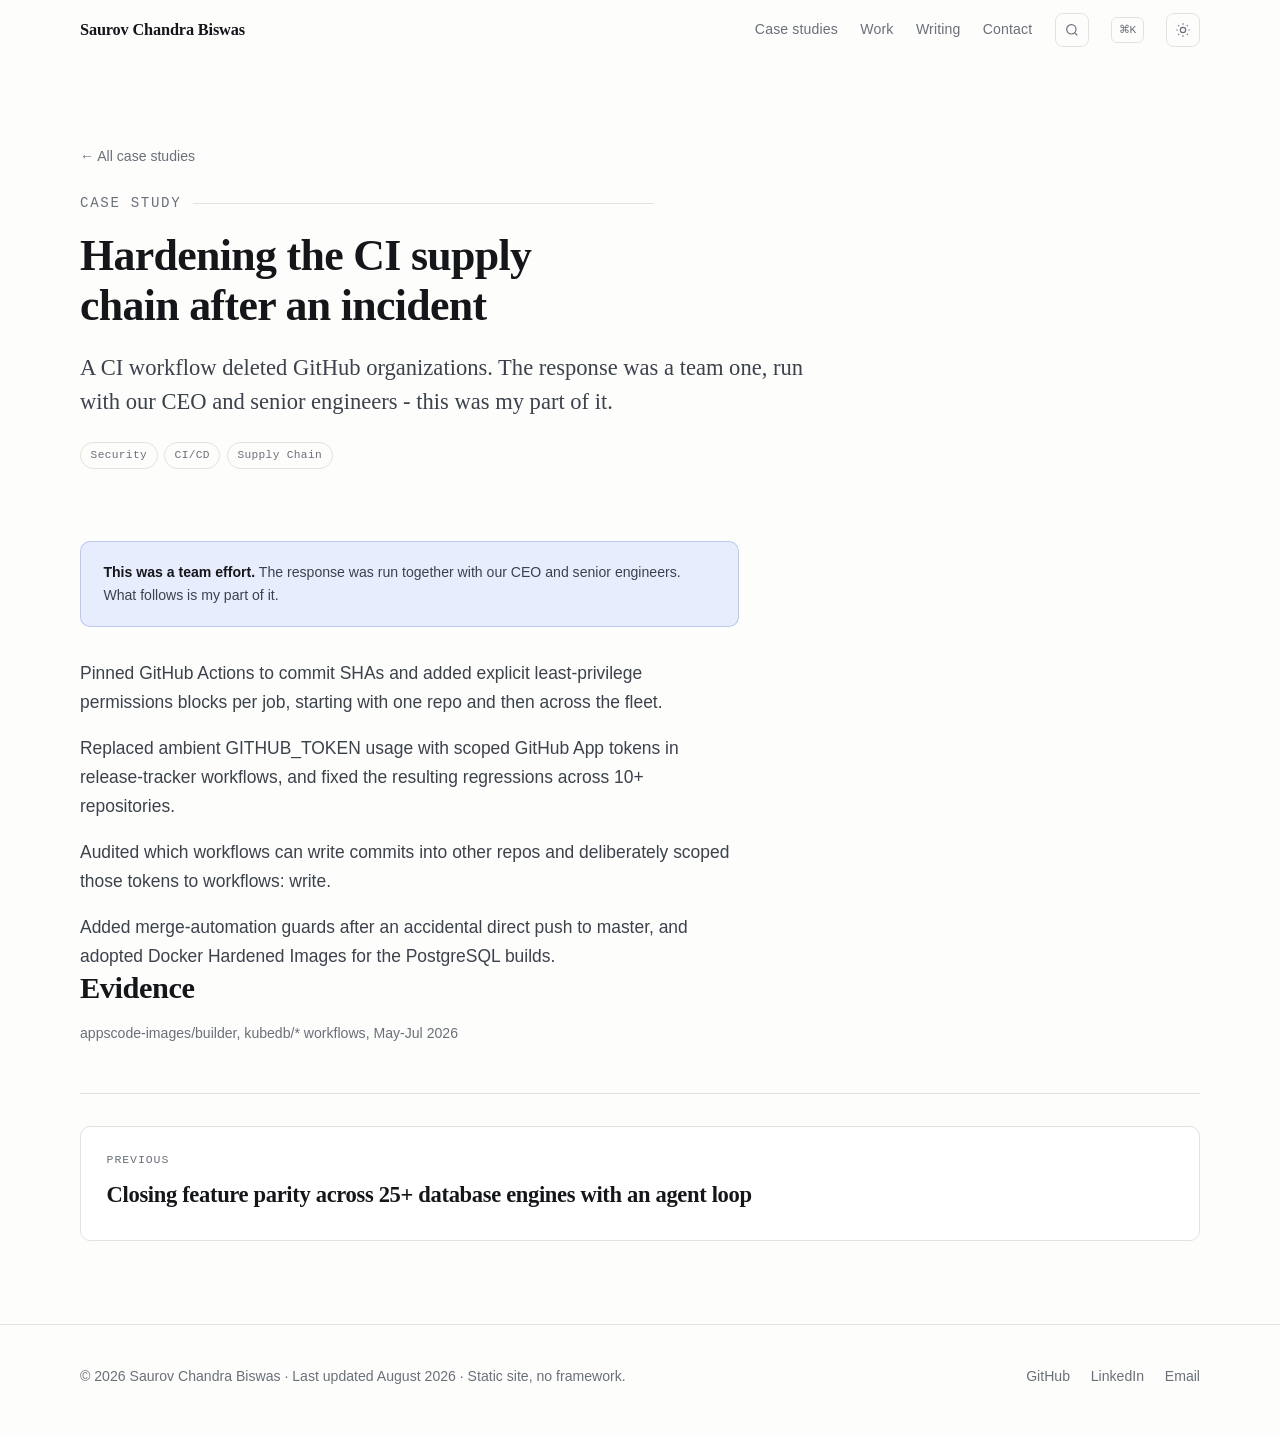
<file: site/case/supplychain.html>
<!doctype html>
<html lang="en" class="no-js">
<head>
<meta charset="utf-8">
<meta name="viewport" content="width=device-width, initial-scale=1">
<title>Hardening the CI supply chain after an incident — Saurov Chandra Biswas</title>
<meta name="description" content="A CI workflow deleted GitHub organizations. The response was a team one, run with our CEO and senior engineers - this was my part of it.">
<link rel="canonical" href="https://souravbiswassanto.github.io/case/supplychain.html">
<meta property="og:type" content="website">
<meta property="og:title" content="Hardening the CI supply chain after an incident — Saurov Chandra Biswas">
<meta property="og:description" content="A CI workflow deleted GitHub organizations. The response was a team one, run with our CEO and senior engineers - this was my part of it.">
<meta property="og:url" content="https://souravbiswassanto.github.io/case/supplychain.html">
<meta property="og:image" content="https://souravbiswassanto.github.io/assets/hero.jpg">
<meta name="twitter:card" content="summary_large_image">
<meta name="theme-color" content="#fdfdfc" media="(prefers-color-scheme: light)">
<meta name="theme-color" content="#0e1014" media="(prefers-color-scheme: dark)">
<link rel="icon" href="data:image/svg+xml,<svg xmlns='http://www.w3.org/2000/svg' viewBox='0 0 100 100'><text y='.9em' font-size='90' font-family='Georgia,serif'>S</text></svg>">
<link rel="stylesheet" href="../styles/main.css">
<script>
(function(){try{var t=localStorage.getItem("theme");if(t)document.documentElement.setAttribute("data-theme",t);}catch(e){}})();
</script>

</head>
<body>
<a class="skip-link" href="#main">Skip to content</a>

<header class="site-header">
  <div class="wrap">
    <a class="brand" href="../index.html">Saurov Chandra Biswas</a>
    <nav class="site-nav" aria-label="Primary">
      <a class="nav-hide" href="../index.html#case-studies">Case studies</a>
      <a class="nav-hide" href="../index.html#work">Work</a>
      <a class="nav-hide" href="../index.html#writing">Writing</a>
      <a class="nav-hide" href="../index.html#contact">Contact</a>
      <a class="nav-keep" href="../index.html#work">Work</a>
      <a class="nav-keep" href="../index.html#contact">Contact</a>
      <button class="icon-btn" data-palette-open type="button" aria-label="Search this site"><svg viewBox="0 0 24 24" fill="none" stroke="currentColor" stroke-width="1.8" aria-hidden="true"><circle cx="11" cy="11" r="7"/><path d="m20 20-3.5-3.5"/></svg></button>
      <span class="kbd-hint" aria-hidden="true">⌘K</span>
      <button class="icon-btn" data-theme-toggle type="button" aria-label="Switch theme"><svg viewBox="0 0 24 24" fill="none" stroke="currentColor" stroke-width="1.8" aria-hidden="true"><circle cx="12" cy="12" r="4"/><path d="M12 2v2M12 20v2M4.9 4.9l1.4 1.4M17.7 17.7l1.4 1.4M2 12h2M20 12h2M4.9 19.1l1.4-1.4M17.7 6.3l1.4-1.4"/></svg></button>
    </nav>
  </div>
</header>

<main id="main">
<section class="case-hero">
  <div class="wrap">
    <a class="back-link" href="../index.html#case-studies">← All case studies</a>
    <p class="eyebrow">Case study</p>
    <h1>Hardening the CI supply chain after an incident</h1>
    <p class="hook">A CI workflow deleted GitHub organizations. The response was a team one, run with our CEO and senior engineers - this was my part of it.</p>
    <div class="tags" style="margin-top:1.4rem"><span class="tag">Security</span><span class="tag">CI/CD</span><span class="tag">Supply Chain</span></div>
  </div>
</section>
<section class="case-body">
  <div class="wrap">
    <div class="prose"><div class="callout"><b>This was a team effort.</b> The response was run together with our CEO and senior engineers. What follows is my part of it.</div><p>Pinned GitHub Actions to commit SHAs and added explicit least-privilege permissions blocks per job, starting with one repo and then across the fleet.</p><p>Replaced ambient GITHUB_TOKEN usage with scoped GitHub App tokens in release-tracker workflows, and fixed the resulting regressions across 10+ repositories.</p><p>Audited which workflows can write commits into other repos and deliberately scoped those tokens to workflows: write.</p><p>Added merge-automation guards after an accidental direct push to master, and adopted Docker Hardened Images for the PostgreSQL builds.</p></div>
    
    <div class="prose">
      
      <h2>Evidence</h2>
      <p style="color:var(--muted);font-size:var(--step--1)">appscode-images/builder, kubedb/* workflows, May-Jul 2026</p>
      
    </div>
    <div class="case-nav"><a class="card" href="ai-parity.html"><p class="card-meta">Previous</p><h3>Closing feature parity across 25+ database engines with an agent loop</h3></a></div>
  </div>
</section>
</main>
<div class="palette-backdrop" data-palette hidden>
  <div class="palette" role="dialog" aria-modal="true" aria-label="Search this site">
    <input type="text" placeholder="Jump to…" aria-label="Search" autocomplete="off" spellcheck="false">
    <ul><li data-search="home page"><a href="../index.html"><span>Home</span><span class="p-kind">page</span></a></li>
<li data-search="case studies section"><a href="../index.html#case-studies"><span>Case studies</span><span class="p-kind">section</span></a></li>
<li data-search="selected work section"><a href="../index.html#work"><span>Selected work</span><span class="p-kind">section</span></a></li>
<li data-search="writing &amp; talks section"><a href="../index.html#writing"><span>Writing &amp; talks</span><span class="p-kind">section</span></a></li>
<li data-search="release lifecycle section"><a href="../index.html#releases"><span>Release lifecycle</span><span class="p-kind">section</span></a></li>
<li data-search="experience section"><a href="../index.html#experience"><span>Experience</span><span class="p-kind">section</span></a></li>
<li data-search="kubernetes depth section"><a href="../index.html#kubernetes"><span>Kubernetes depth</span><span class="p-kind">section</span></a></li>
<li data-search="how i run the team section"><a href="../index.html#leading"><span>How I run the team</span><span class="p-kind">section</span></a></li>
<li data-search="toolkit section"><a href="../index.html#toolkit"><span>Toolkit</span><span class="p-kind">section</span></a></li>
<li data-search="education section"><a href="../index.html#education"><span>Education</span><span class="p-kind">section</span></a></li>
<li data-search="contact section"><a href="../index.html#contact"><span>Contact</span><span class="p-kind">section</span></a></li>
<li data-search="moving a bank&#x27;s ledger, and proving it arrived intact case study"><a href="../case/cutover-night.html"><span>Moving a bank&#x27;s ledger, and proving it arrived intact</span><span class="p-kind">case study</span></a></li>
<li data-search="the gate that signed off 4,003 tables case study"><a href="../case/verification-gate.html"><span>The gate that signed off 4,003 tables</span><span class="p-kind">case study</span></a></li>
<li data-search="one control plane, 2000+ postgres clusters case study"><a href="../case/scale.html"><span>One control plane, 2000+ Postgres clusters</span><span class="p-kind">case study</span></a></li>
<li data-search="zero data loss across datacenters - proved by destroying the primary case study"><a href="../case/zero-data-loss.html"><span>Zero data loss across datacenters - proved by destroying the primary</span><span class="p-kind">case study</span></a></li>
<li data-search="the cost of always being ready for peak case study"><a href="../case/read-replica.html"><span>The cost of always being ready for peak</span><span class="p-kind">case study</span></a></li>
<li data-search="breaking postgresql on purpose, 16 different ways case study"><a href="../case/chaos.html"><span>Breaking PostgreSQL on purpose, 16 different ways</span><span class="p-kind">case study</span></a></li>
<li data-search="closing feature parity across 25+ database engines with an agent loop case study"><a href="../case/ai-parity.html"><span>Closing feature parity across 25+ database engines with an agent loop</span><span class="p-kind">case study</span></a></li>
<li data-search="hardening the ci supply chain after an incident case study"><a href="../case/supplychain.html"><span>Hardening the CI supply chain after an incident</span><span class="p-kind">case study</span></a></li>
<li data-search="chaos testing kubedb postgresql: building resilience with chaos mesh article"><a href="https://appscode.com/blog/post/chaos-testing-postgresql/"><span>Chaos Testing KubeDB PostgreSQL: Building Resilience with Chaos Mesh</span><span class="p-kind">article</span></a></li>
<li data-search="automating postgresql operations in kubernetes using kubedb article"><a href="https://appscode.com/blog/post/postgres-failover-and-disaster-recovery/"><span>Automating PostgreSQL Operations In Kubernetes Using KubeDB</span><span class="p-kind">article</span></a></li>
<li data-search="operator shard manager article"><a href="https://appscode.com/blog/post/operator-shard-manager-v2025.3.14/"><span>Operator Shard Manager</span><span class="p-kind">article</span></a></li>
<li data-search="postgresql wal archiving on nfs article"><a href="https://appscode.com/blog/post/postgres-wal-nfs/"><span>PostgreSQL WAL archiving on NFS</span><span class="p-kind">article</span></a></li>
<li data-search="effortlessly provision kubedb-managed databases at scale using kubedb operator shard manager talk"><a href="https://youtu.be/Jd3uc7t69Ec"><span>Effortlessly provision KubeDB-managed databases at scale using KubeDB Operator Shard Manager</span><span class="p-kind">talk</span></a></li>
<li data-search="provision and manage oracle database on kubernetes using kubedb talk"><a href="https://youtu.be/sxhzDyoko7M"><span>Provision and Manage Oracle Database on Kubernetes using KubeDB</span><span class="p-kind">talk</span></a></li>
<li data-search="github profile profile"><a href="https://github.com/souravbiswassanto"><span>GitHub profile</span><span class="p-kind">profile</span></a></li>
<li data-search="linkedin profile profile"><a href="https://linkedin.com/in/sourav-biswas-santo"><span>LinkedIn profile</span><span class="p-kind">profile</span></a></li></ul>
    <p class="p-empty" hidden>No matches.</p>
  </div>
</div>
<footer class="site-footer">
  <div class="wrap">
    <p>© 2026 Saurov Chandra Biswas · Last updated August 2026 · Static site, no framework.</p>
    <nav aria-label="Footer">
      <a href="https://github.com/souravbiswassanto" rel="me noopener">GitHub</a>
      <a href="https://linkedin.com/in/sourav-biswas-santo" rel="me noopener">LinkedIn</a>
      <a href="mailto:sourav.cse4.bu@gmail.com">Email</a>
      
    </nav>
  </div>
</footer>
<script src="../js/main.js" defer></script>
</body>
</html>
</file>
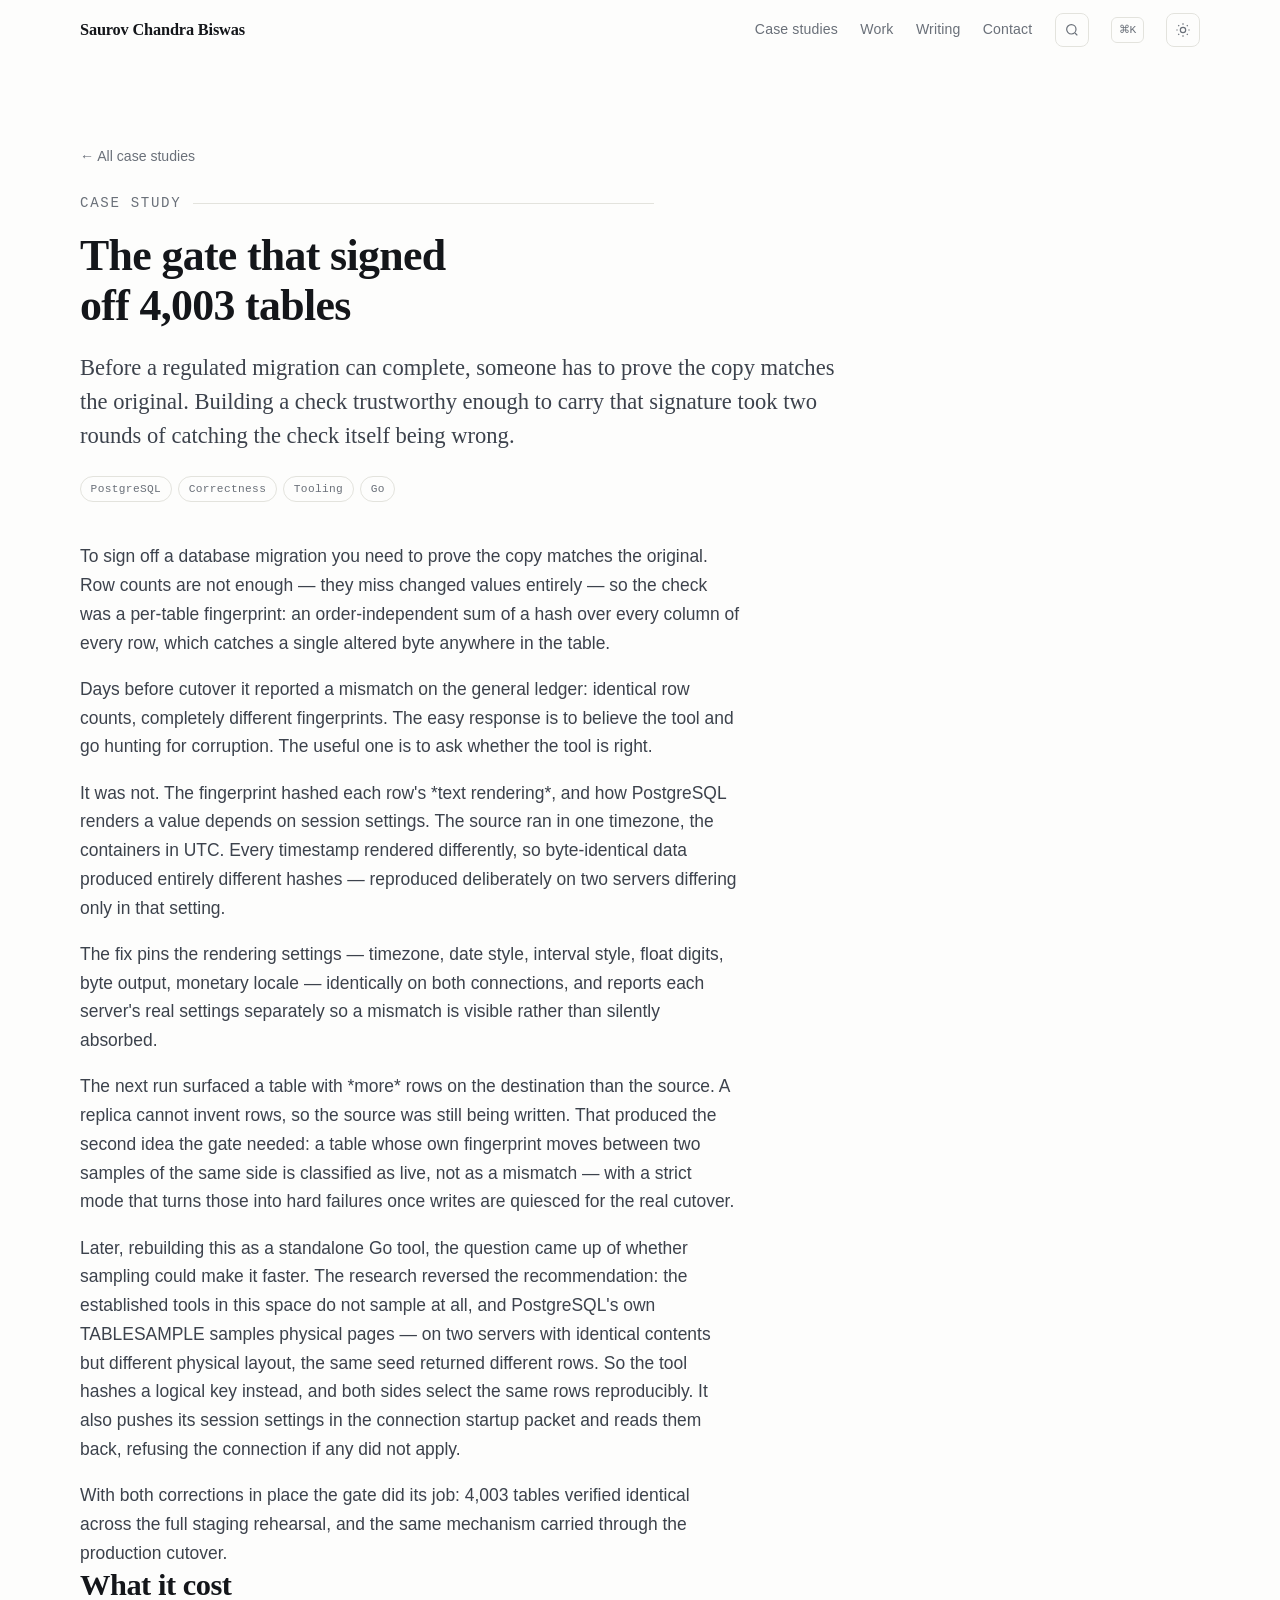
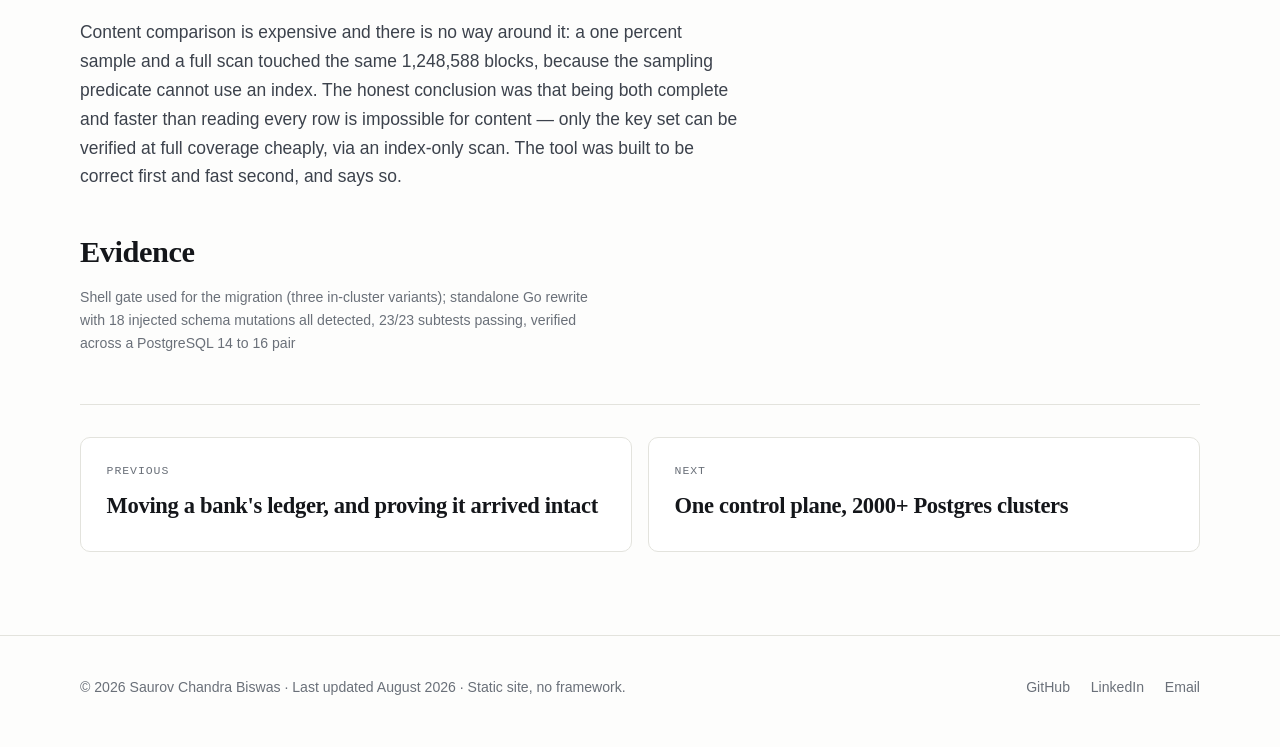
<file: site/case/verification-gate.html>
<!doctype html>
<html lang="en" class="no-js">
<head>
<meta charset="utf-8">
<meta name="viewport" content="width=device-width, initial-scale=1">
<title>The gate that signed off 4,003 tables — Saurov Chandra Biswas</title>
<meta name="description" content="Before a regulated migration can complete, someone has to prove the copy matches the original. Building a check trustworthy enough to carry that signature took two rounds of catching the check itself being wrong.">
<link rel="canonical" href="https://souravbiswassanto.github.io/case/verification-gate.html">
<meta property="og:type" content="website">
<meta property="og:title" content="The gate that signed off 4,003 tables — Saurov Chandra Biswas">
<meta property="og:description" content="Before a regulated migration can complete, someone has to prove the copy matches the original. Building a check trustworthy enough to carry that signature took two rounds of catching the check itself being wrong.">
<meta property="og:url" content="https://souravbiswassanto.github.io/case/verification-gate.html">
<meta property="og:image" content="https://souravbiswassanto.github.io/assets/hero.jpg">
<meta name="twitter:card" content="summary_large_image">
<meta name="theme-color" content="#fdfdfc" media="(prefers-color-scheme: light)">
<meta name="theme-color" content="#0e1014" media="(prefers-color-scheme: dark)">
<link rel="icon" href="data:image/svg+xml,<svg xmlns='http://www.w3.org/2000/svg' viewBox='0 0 100 100'><text y='.9em' font-size='90' font-family='Georgia,serif'>S</text></svg>">
<link rel="stylesheet" href="../styles/main.css">
<script>
(function(){try{var t=localStorage.getItem("theme");if(t)document.documentElement.setAttribute("data-theme",t);}catch(e){}})();
</script>

</head>
<body>
<a class="skip-link" href="#main">Skip to content</a>

<header class="site-header">
  <div class="wrap">
    <a class="brand" href="../index.html">Saurov Chandra Biswas</a>
    <nav class="site-nav" aria-label="Primary">
      <a class="nav-hide" href="../index.html#case-studies">Case studies</a>
      <a class="nav-hide" href="../index.html#work">Work</a>
      <a class="nav-hide" href="../index.html#writing">Writing</a>
      <a class="nav-hide" href="../index.html#contact">Contact</a>
      <a class="nav-keep" href="../index.html#work">Work</a>
      <a class="nav-keep" href="../index.html#contact">Contact</a>
      <button class="icon-btn" data-palette-open type="button" aria-label="Search this site"><svg viewBox="0 0 24 24" fill="none" stroke="currentColor" stroke-width="1.8" aria-hidden="true"><circle cx="11" cy="11" r="7"/><path d="m20 20-3.5-3.5"/></svg></button>
      <span class="kbd-hint" aria-hidden="true">⌘K</span>
      <button class="icon-btn" data-theme-toggle type="button" aria-label="Switch theme"><svg viewBox="0 0 24 24" fill="none" stroke="currentColor" stroke-width="1.8" aria-hidden="true"><circle cx="12" cy="12" r="4"/><path d="M12 2v2M12 20v2M4.9 4.9l1.4 1.4M17.7 17.7l1.4 1.4M2 12h2M20 12h2M4.9 19.1l1.4-1.4M17.7 6.3l1.4-1.4"/></svg></button>
    </nav>
  </div>
</header>

<main id="main">
<section class="case-hero">
  <div class="wrap">
    <a class="back-link" href="../index.html#case-studies">← All case studies</a>
    <p class="eyebrow">Case study</p>
    <h1>The gate that signed off 4,003 tables</h1>
    <p class="hook">Before a regulated migration can complete, someone has to prove the copy matches the original. Building a check trustworthy enough to carry that signature took two rounds of catching the check itself being wrong.</p>
    <div class="tags" style="margin-top:1.4rem"><span class="tag">PostgreSQL</span><span class="tag">Correctness</span><span class="tag">Tooling</span><span class="tag">Go</span></div>
  </div>
</section>
<section class="case-body">
  <div class="wrap">
    <div class="prose"><p>To sign off a database migration you need to prove the copy matches the original. Row counts are not enough — they miss changed values entirely — so the check was a per-table fingerprint: an order-independent sum of a hash over every column of every row, which catches a single altered byte anywhere in the table.</p><p>Days before cutover it reported a mismatch on the general ledger: identical row counts, completely different fingerprints. The easy response is to believe the tool and go hunting for corruption. The useful one is to ask whether the tool is right.</p><p>It was not. The fingerprint hashed each row&#x27;s *text rendering*, and how PostgreSQL renders a value depends on session settings. The source ran in one timezone, the containers in UTC. Every timestamp rendered differently, so byte-identical data produced entirely different hashes — reproduced deliberately on two servers differing only in that setting.</p><p>The fix pins the rendering settings — timezone, date style, interval style, float digits, byte output, monetary locale — identically on both connections, and reports each server&#x27;s real settings separately so a mismatch is visible rather than silently absorbed.</p><p>The next run surfaced a table with *more* rows on the destination than the source. A replica cannot invent rows, so the source was still being written. That produced the second idea the gate needed: a table whose own fingerprint moves between two samples of the same side is classified as live, not as a mismatch — with a strict mode that turns those into hard failures once writes are quiesced for the real cutover.</p><p>Later, rebuilding this as a standalone Go tool, the question came up of whether sampling could make it faster. The research reversed the recommendation: the established tools in this space do not sample at all, and PostgreSQL&#x27;s own TABLESAMPLE samples physical pages — on two servers with identical contents but different physical layout, the same seed returned different rows. So the tool hashes a logical key instead, and both sides select the same rows reproducibly. It also pushes its session settings in the connection startup packet and reads them back, refusing the connection if any did not apply.</p><p>With both corrections in place the gate did its job: 4,003 tables verified identical across the full staging rehearsal, and the same mechanism carried through the production cutover.</p></div>
    
    <div class="prose">
      <h2>What it cost</h2><div class="prose"><p>Content comparison is expensive and there is no way around it: a one percent sample and a full scan touched the same 1,248,588 blocks, because the sampling predicate cannot use an index. The honest conclusion was that being both complete and faster than reading every row is impossible for content — only the key set can be verified at full coverage cheaply, via an index-only scan. The tool was built to be correct first and fast second, and says so.</p></div>
      <h2>Evidence</h2>
      <p style="color:var(--muted);font-size:var(--step--1)">Shell gate used for the migration (three in-cluster variants); standalone Go rewrite with 18 injected schema mutations all detected, 23/23 subtests passing, verified across a PostgreSQL 14 to 16 pair</p>
      
    </div>
    <div class="case-nav"><a class="card" href="cutover-night.html"><p class="card-meta">Previous</p><h3>Moving a bank&#x27;s ledger, and proving it arrived intact</h3></a><a class="card" href="scale.html"><p class="card-meta">Next</p><h3>One control plane, 2000+ Postgres clusters</h3></a></div>
  </div>
</section>
</main>
<div class="palette-backdrop" data-palette hidden>
  <div class="palette" role="dialog" aria-modal="true" aria-label="Search this site">
    <input type="text" placeholder="Jump to…" aria-label="Search" autocomplete="off" spellcheck="false">
    <ul><li data-search="home page"><a href="../index.html"><span>Home</span><span class="p-kind">page</span></a></li>
<li data-search="case studies section"><a href="../index.html#case-studies"><span>Case studies</span><span class="p-kind">section</span></a></li>
<li data-search="selected work section"><a href="../index.html#work"><span>Selected work</span><span class="p-kind">section</span></a></li>
<li data-search="writing &amp; talks section"><a href="../index.html#writing"><span>Writing &amp; talks</span><span class="p-kind">section</span></a></li>
<li data-search="release lifecycle section"><a href="../index.html#releases"><span>Release lifecycle</span><span class="p-kind">section</span></a></li>
<li data-search="experience section"><a href="../index.html#experience"><span>Experience</span><span class="p-kind">section</span></a></li>
<li data-search="kubernetes depth section"><a href="../index.html#kubernetes"><span>Kubernetes depth</span><span class="p-kind">section</span></a></li>
<li data-search="how i run the team section"><a href="../index.html#leading"><span>How I run the team</span><span class="p-kind">section</span></a></li>
<li data-search="toolkit section"><a href="../index.html#toolkit"><span>Toolkit</span><span class="p-kind">section</span></a></li>
<li data-search="education section"><a href="../index.html#education"><span>Education</span><span class="p-kind">section</span></a></li>
<li data-search="contact section"><a href="../index.html#contact"><span>Contact</span><span class="p-kind">section</span></a></li>
<li data-search="moving a bank&#x27;s ledger, and proving it arrived intact case study"><a href="../case/cutover-night.html"><span>Moving a bank&#x27;s ledger, and proving it arrived intact</span><span class="p-kind">case study</span></a></li>
<li data-search="the gate that signed off 4,003 tables case study"><a href="../case/verification-gate.html"><span>The gate that signed off 4,003 tables</span><span class="p-kind">case study</span></a></li>
<li data-search="one control plane, 2000+ postgres clusters case study"><a href="../case/scale.html"><span>One control plane, 2000+ Postgres clusters</span><span class="p-kind">case study</span></a></li>
<li data-search="zero data loss across datacenters - proved by destroying the primary case study"><a href="../case/zero-data-loss.html"><span>Zero data loss across datacenters - proved by destroying the primary</span><span class="p-kind">case study</span></a></li>
<li data-search="the cost of always being ready for peak case study"><a href="../case/read-replica.html"><span>The cost of always being ready for peak</span><span class="p-kind">case study</span></a></li>
<li data-search="breaking postgresql on purpose, 16 different ways case study"><a href="../case/chaos.html"><span>Breaking PostgreSQL on purpose, 16 different ways</span><span class="p-kind">case study</span></a></li>
<li data-search="closing feature parity across 25+ database engines with an agent loop case study"><a href="../case/ai-parity.html"><span>Closing feature parity across 25+ database engines with an agent loop</span><span class="p-kind">case study</span></a></li>
<li data-search="hardening the ci supply chain after an incident case study"><a href="../case/supplychain.html"><span>Hardening the CI supply chain after an incident</span><span class="p-kind">case study</span></a></li>
<li data-search="chaos testing kubedb postgresql: building resilience with chaos mesh article"><a href="https://appscode.com/blog/post/chaos-testing-postgresql/"><span>Chaos Testing KubeDB PostgreSQL: Building Resilience with Chaos Mesh</span><span class="p-kind">article</span></a></li>
<li data-search="automating postgresql operations in kubernetes using kubedb article"><a href="https://appscode.com/blog/post/postgres-failover-and-disaster-recovery/"><span>Automating PostgreSQL Operations In Kubernetes Using KubeDB</span><span class="p-kind">article</span></a></li>
<li data-search="operator shard manager article"><a href="https://appscode.com/blog/post/operator-shard-manager-v2025.3.14/"><span>Operator Shard Manager</span><span class="p-kind">article</span></a></li>
<li data-search="postgresql wal archiving on nfs article"><a href="https://appscode.com/blog/post/postgres-wal-nfs/"><span>PostgreSQL WAL archiving on NFS</span><span class="p-kind">article</span></a></li>
<li data-search="effortlessly provision kubedb-managed databases at scale using kubedb operator shard manager talk"><a href="https://youtu.be/Jd3uc7t69Ec"><span>Effortlessly provision KubeDB-managed databases at scale using KubeDB Operator Shard Manager</span><span class="p-kind">talk</span></a></li>
<li data-search="provision and manage oracle database on kubernetes using kubedb talk"><a href="https://youtu.be/sxhzDyoko7M"><span>Provision and Manage Oracle Database on Kubernetes using KubeDB</span><span class="p-kind">talk</span></a></li>
<li data-search="github profile profile"><a href="https://github.com/souravbiswassanto"><span>GitHub profile</span><span class="p-kind">profile</span></a></li>
<li data-search="linkedin profile profile"><a href="https://linkedin.com/in/sourav-biswas-santo"><span>LinkedIn profile</span><span class="p-kind">profile</span></a></li></ul>
    <p class="p-empty" hidden>No matches.</p>
  </div>
</div>
<footer class="site-footer">
  <div class="wrap">
    <p>© 2026 Saurov Chandra Biswas · Last updated August 2026 · Static site, no framework.</p>
    <nav aria-label="Footer">
      <a href="https://github.com/souravbiswassanto" rel="me noopener">GitHub</a>
      <a href="https://linkedin.com/in/sourav-biswas-santo" rel="me noopener">LinkedIn</a>
      <a href="mailto:sourav.cse4.bu@gmail.com">Email</a>
      
    </nav>
  </div>
</footer>
<script src="../js/main.js" defer></script>
</body>
</html>
</file>
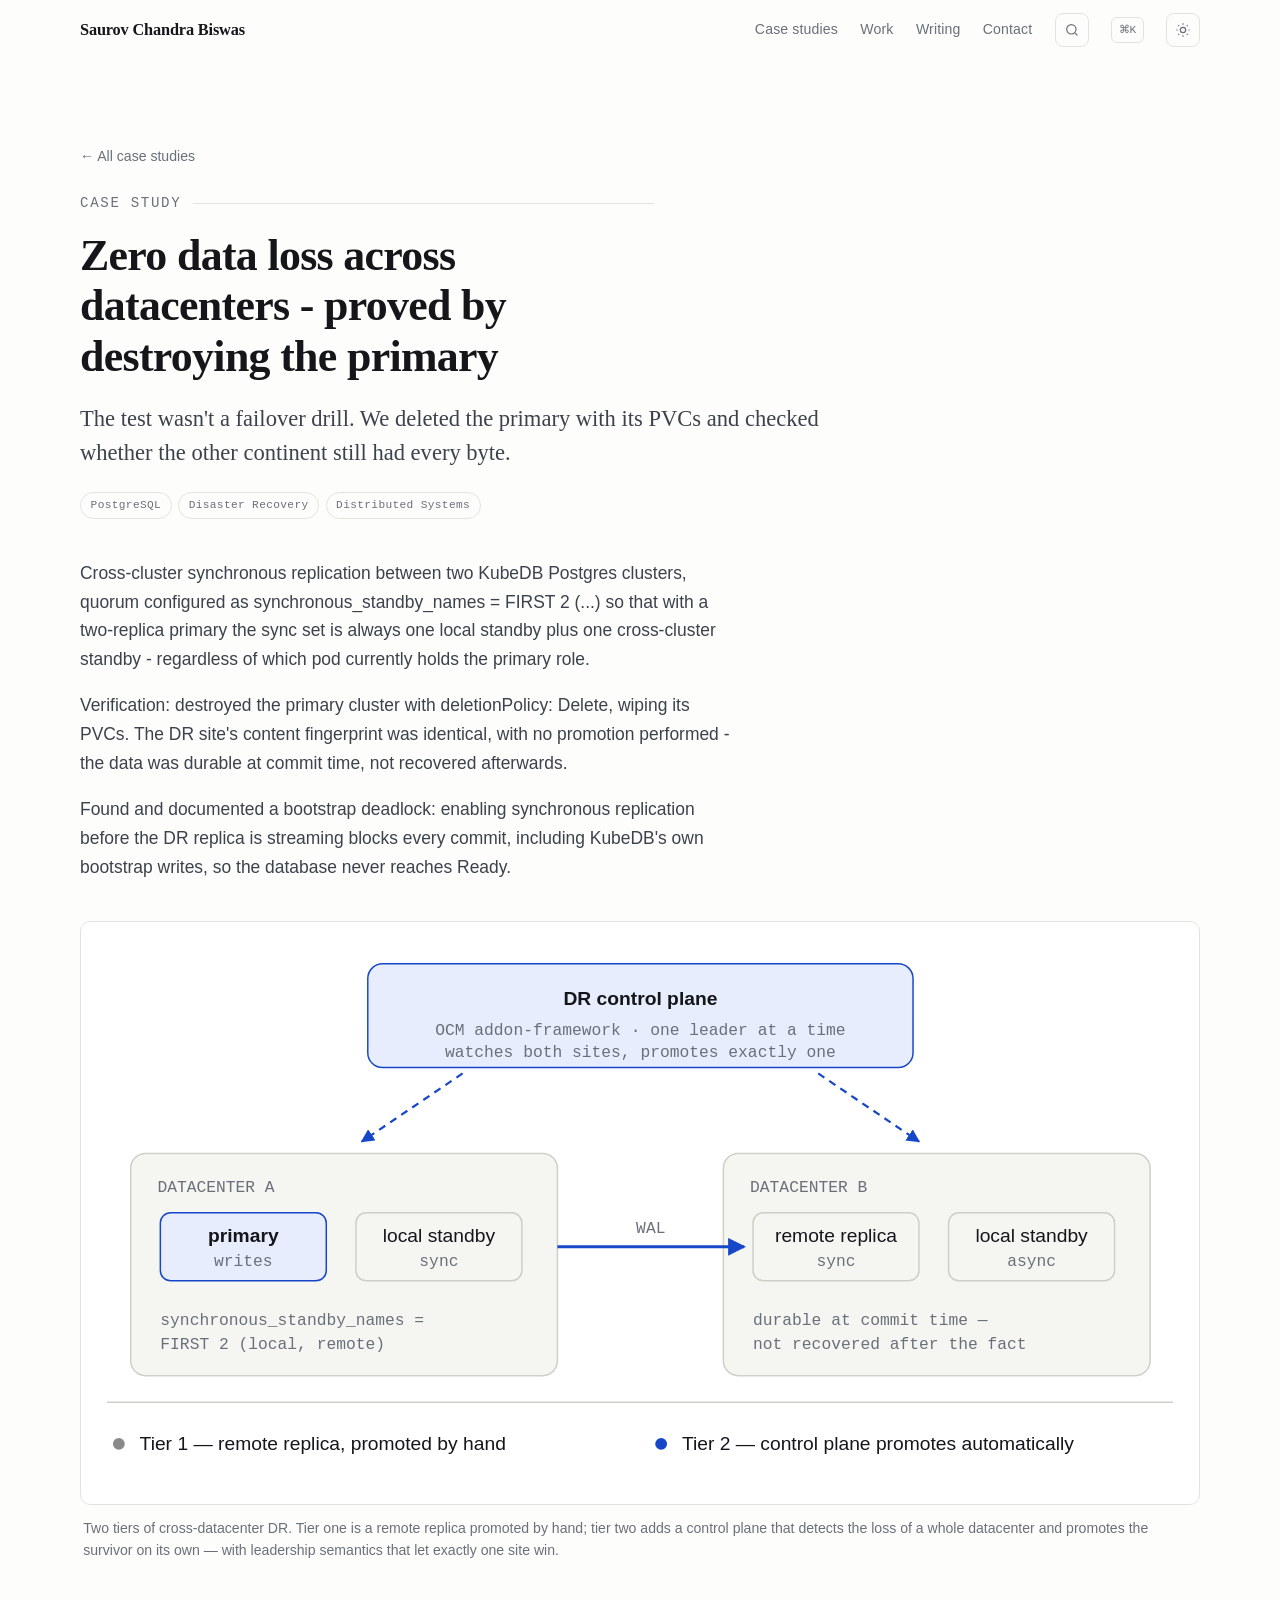
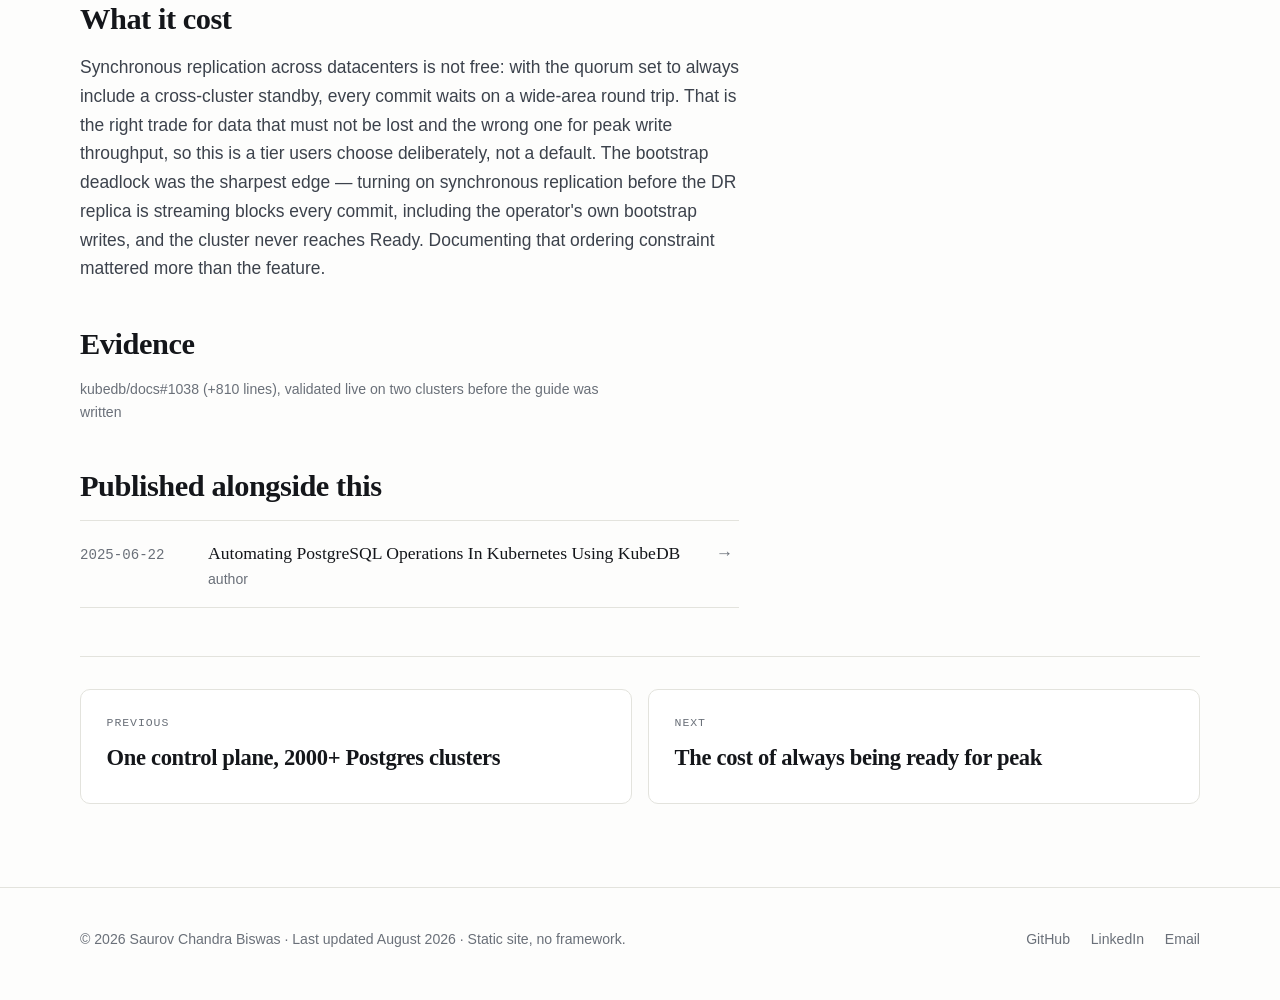
<file: site/case/zero-data-loss.html>
<!doctype html>
<html lang="en" class="no-js">
<head>
<meta charset="utf-8">
<meta name="viewport" content="width=device-width, initial-scale=1">
<title>Zero data loss across datacenters - proved by destroying the primary — Saurov Chandra Biswas</title>
<meta name="description" content="The test wasn&#x27;t a failover drill. We deleted the primary with its PVCs and checked whether the other continent still had every byte.">
<link rel="canonical" href="https://souravbiswassanto.github.io/case/zero-data-loss.html">
<meta property="og:type" content="website">
<meta property="og:title" content="Zero data loss across datacenters - proved by destroying the primary — Saurov Chandra Biswas">
<meta property="og:description" content="The test wasn&#x27;t a failover drill. We deleted the primary with its PVCs and checked whether the other continent still had every byte.">
<meta property="og:url" content="https://souravbiswassanto.github.io/case/zero-data-loss.html">
<meta property="og:image" content="https://souravbiswassanto.github.io/assets/hero.jpg">
<meta name="twitter:card" content="summary_large_image">
<meta name="theme-color" content="#fdfdfc" media="(prefers-color-scheme: light)">
<meta name="theme-color" content="#0e1014" media="(prefers-color-scheme: dark)">
<link rel="icon" href="data:image/svg+xml,<svg xmlns='http://www.w3.org/2000/svg' viewBox='0 0 100 100'><text y='.9em' font-size='90' font-family='Georgia,serif'>S</text></svg>">
<link rel="stylesheet" href="../styles/main.css">
<script>
(function(){try{var t=localStorage.getItem("theme");if(t)document.documentElement.setAttribute("data-theme",t);}catch(e){}})();
</script>

</head>
<body>
<a class="skip-link" href="#main">Skip to content</a>

<header class="site-header">
  <div class="wrap">
    <a class="brand" href="../index.html">Saurov Chandra Biswas</a>
    <nav class="site-nav" aria-label="Primary">
      <a class="nav-hide" href="../index.html#case-studies">Case studies</a>
      <a class="nav-hide" href="../index.html#work">Work</a>
      <a class="nav-hide" href="../index.html#writing">Writing</a>
      <a class="nav-hide" href="../index.html#contact">Contact</a>
      <a class="nav-keep" href="../index.html#work">Work</a>
      <a class="nav-keep" href="../index.html#contact">Contact</a>
      <button class="icon-btn" data-palette-open type="button" aria-label="Search this site"><svg viewBox="0 0 24 24" fill="none" stroke="currentColor" stroke-width="1.8" aria-hidden="true"><circle cx="11" cy="11" r="7"/><path d="m20 20-3.5-3.5"/></svg></button>
      <span class="kbd-hint" aria-hidden="true">⌘K</span>
      <button class="icon-btn" data-theme-toggle type="button" aria-label="Switch theme"><svg viewBox="0 0 24 24" fill="none" stroke="currentColor" stroke-width="1.8" aria-hidden="true"><circle cx="12" cy="12" r="4"/><path d="M12 2v2M12 20v2M4.9 4.9l1.4 1.4M17.7 17.7l1.4 1.4M2 12h2M20 12h2M4.9 19.1l1.4-1.4M17.7 6.3l1.4-1.4"/></svg></button>
    </nav>
  </div>
</header>

<main id="main">
<section class="case-hero">
  <div class="wrap">
    <a class="back-link" href="../index.html#case-studies">← All case studies</a>
    <p class="eyebrow">Case study</p>
    <h1>Zero data loss across datacenters - proved by destroying the primary</h1>
    <p class="hook">The test wasn&#x27;t a failover drill. We deleted the primary with its PVCs and checked whether the other continent still had every byte.</p>
    <div class="tags" style="margin-top:1.4rem"><span class="tag">PostgreSQL</span><span class="tag">Disaster Recovery</span><span class="tag">Distributed Systems</span></div>
  </div>
</section>
<section class="case-body">
  <div class="wrap">
    <div class="prose"><p>Cross-cluster synchronous replication between two KubeDB Postgres clusters, quorum configured as synchronous_standby_names = FIRST 2 (...) so that with a two-replica primary the sync set is always one local standby plus one cross-cluster standby - regardless of which pod currently holds the primary role.</p><p>Verification: destroyed the primary cluster with deletionPolicy: Delete, wiping its PVCs. The DR site&#x27;s content fingerprint was identical, with no promotion performed - the data was durable at commit time, not recovered afterwards.</p><p>Found and documented a bootstrap deadlock: enabling synchronous replication before the DR replica is streaming blocks every commit, including KubeDB&#x27;s own bootstrap writes, so the database never reaches Ready.</p></div>
    <figure class="diagram reveal"><div class="frame"><svg viewBox="0 0 720 360" role="img" aria-labelledby="dcdr-title dcdr-desc" xmlns="http://www.w3.org/2000/svg">
  <title id="dcdr-title">Two tiers of cross-datacenter disaster recovery</title>
  <desc id="dcdr-desc">Two Postgres clusters in separate datacenters stream to each other. Tier one is a remote replica promoted by hand. Tier two adds an Open Cluster Management control plane above both sites, which detects the loss of a datacenter and promotes the survivor automatically, with leadership semantics that allow only one site to promote.</desc>

  <defs>
    <marker id="dr-arrow" viewBox="0 0 10 10" refX="9" refY="5" markerWidth="6" markerHeight="6" orient="auto-start-reverse">
      <path d="M 0 0 L 10 5 L 0 10 z" class="d-accent"/>
    </marker>
    <marker id="dr-arrow-mute" viewBox="0 0 10 10" refX="9" refY="5" markerWidth="6" markerHeight="6" orient="auto-start-reverse">
      <path d="M 0 0 L 10 5 L 0 10 z" fill="currentColor" opacity=".5"/>
    </marker>
  </defs>

  <!-- control plane -->
  <rect x="176" y="12" width="368" height="70" rx="10" class="d-box-accent"/>
  <text x="360" y="40" class="d-text" text-anchor="middle" font-weight="600">DR control plane</text>
  <text x="360" y="60" class="d-text-sm" text-anchor="middle">OCM addon-framework · one leader at a time</text>
  <text x="360" y="75" class="d-text-sm" text-anchor="middle">watches both sites, promotes exactly one</text>

  <!-- arrows down to sites -->
  <path d="M 240 86 L 172 132" class="d-stroke-accent" stroke-width="1.5" stroke-dasharray="5 4" marker-end="url(#dr-arrow)"/>
  <path d="M 480 86 L 548 132" class="d-stroke-accent" stroke-width="1.5" stroke-dasharray="5 4" marker-end="url(#dr-arrow)"/>

  <!-- DC A -->
  <rect x="16" y="140" width="288" height="150" rx="10" class="d-box"/>
  <text x="34" y="166" class="d-text-sm">DATACENTER A</text>
  <g>
    <rect x="36" y="180" width="112" height="46" rx="7" class="d-box-accent"/>
    <text x="92" y="200" class="d-text" text-anchor="middle" font-size="12" font-weight="600">primary</text>
    <text x="92" y="216" class="d-text-sm" text-anchor="middle">writes</text>
  </g>
  <g>
    <rect x="168" y="180" width="112" height="46" rx="7" class="d-box"/>
    <text x="224" y="200" class="d-text" text-anchor="middle" font-size="12">local standby</text>
    <text x="224" y="216" class="d-text-sm" text-anchor="middle">sync</text>
  </g>
  <text x="36" y="256" class="d-text-sm">synchronous_standby_names =</text>
  <text x="36" y="272" class="d-text-sm">FIRST 2 (local, remote)</text>

  <!-- DC B -->
  <rect x="416" y="140" width="288" height="150" rx="10" class="d-box"/>
  <text x="434" y="166" class="d-text-sm">DATACENTER B</text>
  <g>
    <rect x="436" y="180" width="112" height="46" rx="7" class="d-box"/>
    <text x="492" y="200" class="d-text" text-anchor="middle" font-size="12">remote replica</text>
    <text x="492" y="216" class="d-text-sm" text-anchor="middle">sync</text>
  </g>
  <g>
    <rect x="568" y="180" width="112" height="46" rx="7" class="d-box"/>
    <text x="624" y="200" class="d-text" text-anchor="middle" font-size="12">local standby</text>
    <text x="624" y="216" class="d-text-sm" text-anchor="middle">async</text>
  </g>
  <text x="436" y="256" class="d-text-sm">durable at commit time —</text>
  <text x="436" y="272" class="d-text-sm">not recovered after the fact</text>

  <!-- replication between DCs -->
  <path d="M 304 203 L 430 203" class="d-stroke-accent" stroke-width="2" marker-end="url(#dr-arrow)"/>
  <text x="367" y="194" class="d-text-sm" text-anchor="middle">WAL</text>

  <!-- two tiers legend -->
  <line x1="0" y1="308" x2="720" y2="308" class="d-line" stroke-width="1"/>
  <g transform="translate(0,326)">
    <circle cx="8" cy="10" r="4" fill="currentColor" opacity=".5"/>
    <text x="22" y="14" class="d-text" font-size="12">Tier 1 — remote replica, promoted by hand</text>
    <circle cx="374" cy="10" r="4" class="d-accent"/>
    <text x="388" y="14" class="d-text" font-size="12">Tier 2 — control plane promotes automatically</text>
  </g>
</svg>
</div><figcaption>Two tiers of cross-datacenter DR. Tier one is a remote replica promoted by hand; tier two adds a control plane that detects the loss of a whole datacenter and promotes the survivor on its own — with leadership semantics that let exactly one site win.</figcaption></figure>
    <div class="prose">
      <h2>What it cost</h2><div class="prose"><p>Synchronous replication across datacenters is not free: with the quorum set to always include a cross-cluster standby, every commit waits on a wide-area round trip. That is the right trade for data that must not be lost and the wrong one for peak write throughput, so this is a tier users choose deliberately, not a default. The bootstrap deadlock was the sharpest edge — turning on synchronous replication before the DR replica is streaming blocks every commit, including the operator&#x27;s own bootstrap writes, and the cluster never reaches Ready. Documenting that ordering constraint mattered more than the feature.</p></div>
      <h2>Evidence</h2>
      <p style="color:var(--muted);font-size:var(--step--1)">kubedb/docs#1038 (+810 lines), validated live on two clusters before the guide was written</p>
      <h2>Published alongside this</h2><ul class="writing-list"><li><a href="https://appscode.com/blog/post/postgres-failover-and-disaster-recovery/" rel="noopener"><span class="w-date">2025-06-22</span><span class="w-title">Automating PostgreSQL Operations In Kubernetes Using KubeDB<small>author</small></span><span class="w-arrow">→</span></a></li></ul>
    </div>
    <div class="case-nav"><a class="card" href="scale.html"><p class="card-meta">Previous</p><h3>One control plane, 2000+ Postgres clusters</h3></a><a class="card" href="read-replica.html"><p class="card-meta">Next</p><h3>The cost of always being ready for peak</h3></a></div>
  </div>
</section>
</main>
<div class="palette-backdrop" data-palette hidden>
  <div class="palette" role="dialog" aria-modal="true" aria-label="Search this site">
    <input type="text" placeholder="Jump to…" aria-label="Search" autocomplete="off" spellcheck="false">
    <ul><li data-search="home page"><a href="../index.html"><span>Home</span><span class="p-kind">page</span></a></li>
<li data-search="case studies section"><a href="../index.html#case-studies"><span>Case studies</span><span class="p-kind">section</span></a></li>
<li data-search="selected work section"><a href="../index.html#work"><span>Selected work</span><span class="p-kind">section</span></a></li>
<li data-search="writing &amp; talks section"><a href="../index.html#writing"><span>Writing &amp; talks</span><span class="p-kind">section</span></a></li>
<li data-search="release lifecycle section"><a href="../index.html#releases"><span>Release lifecycle</span><span class="p-kind">section</span></a></li>
<li data-search="experience section"><a href="../index.html#experience"><span>Experience</span><span class="p-kind">section</span></a></li>
<li data-search="kubernetes depth section"><a href="../index.html#kubernetes"><span>Kubernetes depth</span><span class="p-kind">section</span></a></li>
<li data-search="how i run the team section"><a href="../index.html#leading"><span>How I run the team</span><span class="p-kind">section</span></a></li>
<li data-search="toolkit section"><a href="../index.html#toolkit"><span>Toolkit</span><span class="p-kind">section</span></a></li>
<li data-search="education section"><a href="../index.html#education"><span>Education</span><span class="p-kind">section</span></a></li>
<li data-search="contact section"><a href="../index.html#contact"><span>Contact</span><span class="p-kind">section</span></a></li>
<li data-search="moving a bank&#x27;s ledger, and proving it arrived intact case study"><a href="../case/cutover-night.html"><span>Moving a bank&#x27;s ledger, and proving it arrived intact</span><span class="p-kind">case study</span></a></li>
<li data-search="the gate that signed off 4,003 tables case study"><a href="../case/verification-gate.html"><span>The gate that signed off 4,003 tables</span><span class="p-kind">case study</span></a></li>
<li data-search="one control plane, 2000+ postgres clusters case study"><a href="../case/scale.html"><span>One control plane, 2000+ Postgres clusters</span><span class="p-kind">case study</span></a></li>
<li data-search="zero data loss across datacenters - proved by destroying the primary case study"><a href="../case/zero-data-loss.html"><span>Zero data loss across datacenters - proved by destroying the primary</span><span class="p-kind">case study</span></a></li>
<li data-search="the cost of always being ready for peak case study"><a href="../case/read-replica.html"><span>The cost of always being ready for peak</span><span class="p-kind">case study</span></a></li>
<li data-search="breaking postgresql on purpose, 16 different ways case study"><a href="../case/chaos.html"><span>Breaking PostgreSQL on purpose, 16 different ways</span><span class="p-kind">case study</span></a></li>
<li data-search="closing feature parity across 25+ database engines with an agent loop case study"><a href="../case/ai-parity.html"><span>Closing feature parity across 25+ database engines with an agent loop</span><span class="p-kind">case study</span></a></li>
<li data-search="hardening the ci supply chain after an incident case study"><a href="../case/supplychain.html"><span>Hardening the CI supply chain after an incident</span><span class="p-kind">case study</span></a></li>
<li data-search="chaos testing kubedb postgresql: building resilience with chaos mesh article"><a href="https://appscode.com/blog/post/chaos-testing-postgresql/"><span>Chaos Testing KubeDB PostgreSQL: Building Resilience with Chaos Mesh</span><span class="p-kind">article</span></a></li>
<li data-search="automating postgresql operations in kubernetes using kubedb article"><a href="https://appscode.com/blog/post/postgres-failover-and-disaster-recovery/"><span>Automating PostgreSQL Operations In Kubernetes Using KubeDB</span><span class="p-kind">article</span></a></li>
<li data-search="operator shard manager article"><a href="https://appscode.com/blog/post/operator-shard-manager-v2025.3.14/"><span>Operator Shard Manager</span><span class="p-kind">article</span></a></li>
<li data-search="postgresql wal archiving on nfs article"><a href="https://appscode.com/blog/post/postgres-wal-nfs/"><span>PostgreSQL WAL archiving on NFS</span><span class="p-kind">article</span></a></li>
<li data-search="effortlessly provision kubedb-managed databases at scale using kubedb operator shard manager talk"><a href="https://youtu.be/Jd3uc7t69Ec"><span>Effortlessly provision KubeDB-managed databases at scale using KubeDB Operator Shard Manager</span><span class="p-kind">talk</span></a></li>
<li data-search="provision and manage oracle database on kubernetes using kubedb talk"><a href="https://youtu.be/sxhzDyoko7M"><span>Provision and Manage Oracle Database on Kubernetes using KubeDB</span><span class="p-kind">talk</span></a></li>
<li data-search="github profile profile"><a href="https://github.com/souravbiswassanto"><span>GitHub profile</span><span class="p-kind">profile</span></a></li>
<li data-search="linkedin profile profile"><a href="https://linkedin.com/in/sourav-biswas-santo"><span>LinkedIn profile</span><span class="p-kind">profile</span></a></li></ul>
    <p class="p-empty" hidden>No matches.</p>
  </div>
</div>
<footer class="site-footer">
  <div class="wrap">
    <p>© 2026 Saurov Chandra Biswas · Last updated August 2026 · Static site, no framework.</p>
    <nav aria-label="Footer">
      <a href="https://github.com/souravbiswassanto" rel="me noopener">GitHub</a>
      <a href="https://linkedin.com/in/sourav-biswas-santo" rel="me noopener">LinkedIn</a>
      <a href="mailto:sourav.cse4.bu@gmail.com">Email</a>
      
    </nav>
  </div>
</footer>
<script src="../js/main.js" defer></script>
</body>
</html>
</file>
<file: site/styles/main.css>
/* ============================================================================
   Saurov Chandra Biswas — portfolio
   Editorial, type-led, near-monochrome. No web fonts, no frameworks.
   ========================================================================= */

/* ---------------------------------------------------------------- tokens */
:root {
  --font-display: ui-serif, "Iowan Old Style", "Palatino Linotype", Palatino, Georgia, serif;
  --font-sans: -apple-system, BlinkMacSystemFont, "Segoe UI", Roboto, Helvetica, Arial, sans-serif;
  --font-mono: ui-monospace, SFMono-Regular, "SF Mono", Menlo, Consolas, monospace;

  --step--1: clamp(0.82rem, 0.80rem + 0.10vw, 0.88rem);
  --step-0:  clamp(1.00rem, 0.97rem + 0.15vw, 1.09rem);
  --step-1:  clamp(1.20rem, 1.13rem + 0.35vw, 1.42rem);
  --step-2:  clamp(1.48rem, 1.34rem + 0.70vw, 1.94rem);
  --step-3:  clamp(1.90rem, 1.62rem + 1.40vw, 2.90rem);
  --step-4:  clamp(2.40rem, 1.90rem + 2.50vw, 4.20rem);

  --measure: 68ch;
  --page: 1120px;
  --gap: clamp(1rem, 0.6rem + 2vw, 2rem);

  --radius: 10px;
  --radius-lg: 16px;

  /* light */
  --bg: #fdfdfc;
  --bg-alt: #f5f5f2;
  --surface: #ffffff;
  --fg: #14161a;
  --fg-soft: #3c424c;
  --muted: #6a7079;
  --line: #e3e3dd;
  --line-strong: #cfcfc7;
  --accent: #1747c9;
  --accent-soft: #e8edfd;
  --shadow: 0 1px 2px rgba(20, 22, 26, .04), 0 8px 24px -12px rgba(20, 22, 26, .12);
}

@media (prefers-color-scheme: dark) {
  :root {
    --bg: #0e1014;
    --bg-alt: #14171d;
    --surface: #161a21;
    --fg: #e8eaee;
    --fg-soft: #c2c7d0;
    --muted: #949ba7;
    --line: #262b34;
    --line-strong: #38404c;
    --accent: #8fa8ff;
    --accent-soft: #1a2340;
    --shadow: 0 1px 2px rgba(0, 0, 0, .3), 0 8px 24px -12px rgba(0, 0, 0, .6);
  }
}

:root[data-theme="light"] {
  --bg: #fdfdfc; --bg-alt: #f5f5f2; --surface: #ffffff;
  --fg: #14161a; --fg-soft: #3c424c; --muted: #6a7079;
  --line: #e3e3dd; --line-strong: #cfcfc7;
  --accent: #1747c9; --accent-soft: #e8edfd;
  --shadow: 0 1px 2px rgba(20,22,26,.04), 0 8px 24px -12px rgba(20,22,26,.12);
}
:root[data-theme="dark"] {
  --bg: #0e1014; --bg-alt: #14171d; --surface: #161a21;
  --fg: #e8eaee; --fg-soft: #c2c7d0; --muted: #949ba7;
  --line: #262b34; --line-strong: #38404c;
  --accent: #8fa8ff; --accent-soft: #1a2340;
  --shadow: 0 1px 2px rgba(0,0,0,.3), 0 8px 24px -12px rgba(0,0,0,.6);
}

/* ---------------------------------------------------------------- base */
*, *::before, *::after { box-sizing: border-box; }

html { -webkit-text-size-adjust: 100%; scroll-behavior: smooth; }
@media (prefers-reduced-motion: reduce) { html { scroll-behavior: auto; } }

body {
  margin: 0;
  background: var(--bg);
  color: var(--fg);
  font-family: var(--font-sans);
  font-size: var(--step-0);
  line-height: 1.65;
  -webkit-font-smoothing: antialiased;
  text-rendering: optimizeLegibility;
}

h1, h2, h3, h4 {
  font-family: var(--font-display);
  font-weight: 600;
  line-height: 1.15;
  letter-spacing: -0.015em;
  margin: 0;
  text-wrap: balance;
}
h1 { font-size: var(--step-4); }
h2 { font-size: var(--step-3); }
h3 { font-size: var(--step-1); }

p { margin: 0 0 1em; }
p:last-child { margin-bottom: 0; }

a { color: var(--accent); text-decoration: none; }
a:where(:hover, :focus-visible) { text-decoration: underline; text-underline-offset: 3px; }

:focus-visible {
  outline: 2px solid var(--accent);
  outline-offset: 3px;
  border-radius: 3px;
}

img { max-width: 100%; height: auto; display: block; }
hr { border: 0; border-top: 1px solid var(--line); margin: 0; }

code, .mono, .num { font-family: var(--font-mono); font-variant-numeric: tabular-nums; }

.skip-link {
  position: absolute; left: -9999px; top: 0; z-index: 999;
  background: var(--accent); color: #fff; padding: .7em 1.2em; border-radius: 0 0 var(--radius) 0;
}
.skip-link:focus { left: 0; }

.visually-hidden {
  position: absolute; width: 1px; height: 1px; padding: 0; margin: -1px;
  overflow: hidden; clip: rect(0 0 0 0); white-space: nowrap; border: 0;
}

/* ---------------------------------------------------------------- layout */
.wrap { width: min(100% - 2.5rem, var(--page)); margin-inline: auto; }
.prose { width: min(100%, var(--measure)); }

.section { padding-block: clamp(3.5rem, 2rem + 6vw, 7rem); }
.section + .section { border-top: 1px solid var(--line); }
.section--alt { background: var(--bg-alt); }

.section-head { margin-bottom: clamp(2rem, 1rem + 3vw, 3.25rem); }
.eyebrow {
  font-family: var(--font-mono);
  font-size: var(--step--1);
  letter-spacing: .12em;
  text-transform: uppercase;
  color: var(--muted);
  margin: 0 0 .9rem;
  display: flex; align-items: center; gap: .75rem;
}
.eyebrow::after { content: ""; flex: 1; height: 1px; background: var(--line); }
.section-head p { color: var(--fg-soft); max-width: var(--measure); margin-top: .8rem; }

/* ---------------------------------------------------------------- header */
.site-header {
  position: sticky; top: 0; z-index: 50;
  background: color-mix(in srgb, var(--bg) 88%, transparent);
  backdrop-filter: saturate(1.6) blur(10px);
  border-bottom: 1px solid transparent;
  transition: border-color .2s ease;
}
.site-header[data-stuck="true"] { border-bottom-color: var(--line); }
.site-header .wrap {
  display: flex; align-items: center; gap: 1.5rem;
  height: 60px;
}
.brand {
  font-family: var(--font-display); font-weight: 600; font-size: 1.02rem;
  color: var(--fg); letter-spacing: -0.01em; white-space: nowrap;
}
.brand:hover { text-decoration: none; }
.site-nav { margin-left: auto; display: flex; align-items: center; gap: 1.4rem; }
.site-nav a {
  color: var(--muted); font-size: var(--step--1); letter-spacing: .01em;
}
.site-nav a:hover { color: var(--fg); text-decoration: none; }
/* Keep two anchors on small screens rather than stranding mobile users with no nav at all. */
@media (max-width: 860px) { .site-nav .nav-hide { display: none; } }
@media (max-width: 860px) { .site-nav .nav-keep { display: inline; } }
.site-nav .nav-keep { display: none; }

.icon-btn {
  display: inline-grid; place-items: center;
  width: 34px; height: 34px; padding: 0;
  background: transparent; color: var(--muted);
  border: 1px solid var(--line); border-radius: 8px;
  cursor: pointer; transition: color .15s, border-color .15s;
}
.icon-btn:hover { color: var(--fg); border-color: var(--line-strong); }
.icon-btn svg { width: 16px; height: 16px; }
.kbd-hint {
  font-family: var(--font-mono); font-size: .7rem; color: var(--muted);
  border: 1px solid var(--line); border-radius: 6px; padding: .15rem .4rem;
}
@media (max-width: 700px) { .kbd-hint { display: none; } }

/* ---------------------------------------------------------------- hero */
.hero { padding-block: clamp(3rem, 1.5rem + 7vw, 6.5rem) clamp(2.5rem, 1rem + 4vw, 4rem); }
.hero-grid {
  display: grid; gap: clamp(2rem, 1rem + 4vw, 4rem);
  grid-template-columns: minmax(0, 1fr);
  align-items: center;
}
@media (min-width: 900px) { .hero-grid { grid-template-columns: minmax(0, 1.55fr) minmax(0, 1fr); } }

.hero h1 { margin-bottom: .35em; }
.hero .role {
  font-family: var(--font-mono); font-size: var(--step--1);
  letter-spacing: .1em; text-transform: uppercase; color: var(--accent);
  margin: 0 0 1.3rem;
}
.hero .lede {
  font-family: var(--font-display);
  font-size: var(--step-1); line-height: 1.45; color: var(--fg-soft);
  max-width: 34ch; margin-bottom: 1.2rem;
}
.hero .sub { color: var(--muted); max-width: 52ch; font-size: var(--step-0); }

.hero-portrait {
  position: relative; justify-self: center; width: min(320px, 78vw);
}
.hero-portrait img {
  width: 100%; aspect-ratio: 1 / 1; object-fit: cover; object-position: center 22%;
  border-radius: var(--radius-lg);
  border: 1px solid var(--line);
  box-shadow: var(--shadow);
  filter: saturate(.96);
}
.hero-portrait::after {
  content: ""; position: absolute; inset: 14px -14px -14px 14px; z-index: -1;
  border: 1px solid var(--line-strong); border-radius: var(--radius-lg);
}

/* Scannable fact line — location, stack keywords, years. The three things a recruiter
   looks for before reading a word of prose. */
.meta-line {
  display: flex; flex-wrap: wrap; align-items: center; gap: .5rem .9rem;
  margin-top: 1.4rem; font-family: var(--font-mono);
  font-size: .76rem; letter-spacing: .04em; color: var(--muted);
}
.meta-line span { display: inline-flex; align-items: center; }
.meta-line span + span::before {
  content: ""; width: 3px; height: 3px; border-radius: 50%;
  background: var(--line-strong); margin-right: .9rem;
}

.cta-row { display: flex; flex-wrap: wrap; gap: .7rem; margin-top: 1.9rem; }
.btn {
  display: inline-flex; align-items: center; gap: .5rem;
  padding: .62rem 1.15rem; border-radius: 999px;
  font-size: var(--step--1); font-weight: 500; letter-spacing: .01em;
  border: 1px solid var(--line-strong); color: var(--fg); background: var(--surface);
  transition: border-color .15s, background .15s, transform .15s;
}
.btn:hover { text-decoration: none; border-color: var(--fg); transform: translateY(-1px); }
.btn--primary { background: var(--fg); color: var(--bg); border-color: var(--fg); }
.btn--primary:hover { background: var(--accent); border-color: var(--accent); color: #fff; }
.btn svg { width: 15px; height: 15px; }

/* ---------------------------------------------------------------- stats */
.stat-bar {
  border-block: 1px solid var(--line);
  background: var(--bg-alt);
}
.stat-grid {
  display: grid; grid-template-columns: repeat(2, minmax(0, 1fr));
}
@media (min-width: 700px) { .stat-grid { grid-template-columns: repeat(3, minmax(0, 1fr)); } }
@media (min-width: 1000px) { .stat-grid { grid-template-columns: repeat(6, minmax(0, 1fr)); } }
.stat {
  padding: 1.5rem 1.1rem;
  border-right: 1px solid var(--line);
  border-bottom: 1px solid var(--line);
}
.stat:last-child { border-right: 0; }
@media (min-width: 1000px) { .stat { border-bottom: 0; } }
.stat .v {
  font-family: var(--font-mono); font-size: var(--step-2); font-weight: 600;
  letter-spacing: -0.03em; line-height: 1; color: var(--fg);
}
.stat .l { font-size: var(--step--1); margin-top: .5rem; color: var(--fg-soft); }
.stat .s { font-size: .78rem; margin-top: .2rem; color: var(--muted); line-height: 1.4; }

/* ---------------------------------------------------------------- cards */
.card-grid { display: grid; gap: 1.15rem; grid-template-columns: repeat(auto-fill, minmax(min(100%, 320px), 1fr)); }

.card {
  display: flex; flex-direction: column;
  background: var(--surface);
  border: 1px solid var(--line);
  border-radius: var(--radius);
  padding: 1.5rem 1.6rem;
  transition: border-color .18s ease, transform .18s ease, box-shadow .18s ease;
}
a.card:hover { text-decoration: none; border-color: var(--line-strong); transform: translateY(-2px); box-shadow: var(--shadow); }
.card h3 { color: var(--fg); margin-bottom: .5rem; }
.card p { color: var(--fg-soft); font-size: var(--step--1); line-height: 1.6; }
.card .card-meta {
  font-family: var(--font-mono); font-size: .72rem; letter-spacing: .08em;
  text-transform: uppercase; color: var(--muted); margin-bottom: .8rem;
}
.card .more {
  margin-top: auto; padding-top: 1rem;
  font-size: var(--step--1); color: var(--accent); font-weight: 500;
  display: inline-flex; align-items: center; gap: .4rem;
}
a.card:hover .more .arrow { transform: translateX(3px); }
.more .arrow { transition: transform .18s ease; }

/* case study cards get a hook line in display type */
.card--case .hook {
  font-family: var(--font-display); font-size: 1.06rem; line-height: 1.45;
  color: var(--fg); margin-bottom: .75rem;
}

.tags { display: flex; flex-wrap: wrap; gap: .4rem; margin-top: 1rem; }
.tag {
  font-family: var(--font-mono); font-size: .7rem; letter-spacing: .03em;
  color: var(--muted); border: 1px solid var(--line); border-radius: 999px;
  padding: .2rem .6rem; white-space: nowrap;
}

/* ------------------------------------------------------------- work domains */
/* Four capability areas, each ending in one hard number. Numbered so the reader
   sees four discrete things rather than a wall of prose. */
.domains {
  display: grid; gap: 1px; background: var(--line);
  border: 1px solid var(--line); border-radius: var(--radius); overflow: hidden;
}
@media (min-width: 760px)  { .domains { grid-template-columns: repeat(2, minmax(0, 1fr)); } }
@media (min-width: 1100px) { .domains { grid-template-columns: repeat(3, minmax(0, 1fr)); } }
.domain {
  background: var(--surface); padding: 1.6rem 1.7rem;
  counter-increment: domain; position: relative;
}
.domain h3 {
  font-size: var(--step-1); margin-bottom: .55rem; padding-left: 1.9rem;
}
.domain h3::before {
  content: "0" counter(domain);
  position: absolute; left: 1.7rem;
  font-family: var(--font-mono); font-size: .72rem; font-weight: 500;
  color: var(--accent); letter-spacing: .04em; padding-top: .45em;
}
.domain p { color: var(--fg-soft); font-size: var(--step--1); line-height: 1.65; margin-bottom: .9rem; }
.domain .domain-proof {
  margin: 0; font-family: var(--font-mono); font-size: .74rem; letter-spacing: .02em;
  color: var(--fg); padding-top: .8rem; border-top: 1px solid var(--line);
}
.domains { counter-reset: domain; }

/* ------------------------------------------------------------- leadership */
/* Numbered practices. Deliberately a list, not cards: these are habits in sequence,
   and a reader should be able to run down them without choosing where to look. */
.practices { list-style: none; margin: 0; padding: 0; counter-reset: practice; }
.practice {
  counter-increment: practice;
  display: grid; gap: .2rem 1.6rem; padding: 1.6rem 0;
  border-top: 1px solid var(--line);
  grid-template-columns: minmax(0, 1fr);
}
.practice:last-child { border-bottom: 1px solid var(--line); }
@media (min-width: 820px) {
  .practice { grid-template-columns: 2.5rem minmax(0, 1fr) 15rem; align-items: start; }
  .practice::before {
    content: "0" counter(practice);
    font-family: var(--font-mono); font-size: .74rem; color: var(--accent);
    grid-row: span 2; padding-top: .4em;
  }
}
.practice h3 { font-size: var(--step-1); margin-bottom: .45rem; }
.practice p { color: var(--fg-soft); font-size: var(--step--1); line-height: 1.65; margin: 0; }
.practice .practice-proof {
  font-family: var(--font-mono); font-size: .74rem; color: var(--muted);
  padding-top: .3rem;
}
@media (min-width: 820px) {
  .practice h3 { grid-column: 2; }
  .practice > p:not(.practice-proof) { grid-column: 2; }
  .practice .practice-proof { grid-column: 3; grid-row: 1 / span 2; padding-top: .45em; text-align: right; }
}

/* ---------------------------------------------------------------- lists */
.bullets { list-style: none; margin: 0; padding: 0; }
.bullets li {
  position: relative; padding-left: 1.4rem; margin-bottom: .7rem;
  color: var(--fg-soft); font-size: var(--step-0); line-height: 1.6;
}
.bullets li::before {
  content: ""; position: absolute; left: 0; top: .68em;
  width: 6px; height: 1px; background: var(--line-strong);
}
.bullets strong { color: var(--fg); font-weight: 600; }

.rows { display: flex; flex-direction: column; }
.row {
  display: grid; gap: .3rem 1.5rem; padding: 1.15rem 0;
  border-bottom: 1px solid var(--line);
  grid-template-columns: minmax(0, 1fr);
}
@media (min-width: 760px) { .row { grid-template-columns: 9.5rem minmax(0, 1fr) auto; align-items: baseline; } }
.row:first-child { border-top: 1px solid var(--line); }
.row .when { font-family: var(--font-mono); font-size: var(--step--1); color: var(--muted); white-space: nowrap; }
.row .what { color: var(--fg); }
.row .what small { display: block; color: var(--muted); font-size: var(--step--1); margin-top: .15rem; }
.row .aside { font-size: var(--step--1); color: var(--muted); }

/* ---------------------------------------------------------------- experience */
.xp { display: grid; gap: clamp(1.5rem, 1rem + 2vw, 3rem); }
@media (min-width: 900px) { .xp { grid-template-columns: 15rem minmax(0, 1fr); } }
.xp-side .when { font-family: var(--font-mono); font-size: var(--step--1); color: var(--muted); }
.xp-side h3 { margin: .35rem 0 .2rem; }
.xp-side .org { color: var(--fg-soft); font-size: var(--step--1); }
.timeline { list-style: none; margin: 1.5rem 0 0; padding: 0; border-left: 1px solid var(--line); }
.timeline li { position: relative; padding: 0 0 .85rem 1.1rem; font-size: var(--step--1); color: var(--fg-soft); }
.timeline li::before {
  content: ""; position: absolute; left: -3.5px; top: .55em;
  width: 6px; height: 6px; border-radius: 50%; background: var(--line-strong);
}
.timeline li:last-child::before { background: var(--accent); }
.timeline .t-when { font-family: var(--font-mono); color: var(--muted); display: block; font-size: .74rem; }

/* ---------------------------------------------------------------- toolkit */
.toolkit { display: grid; gap: 1.6rem 2.5rem; }
@media (min-width: 760px) { .toolkit { grid-template-columns: repeat(2, minmax(0, 1fr)); } }
@media (min-width: 1040px) { .toolkit { grid-template-columns: repeat(3, minmax(0, 1fr)); } }
.toolkit h3 {
  font-family: var(--font-mono); font-size: .74rem; letter-spacing: .12em;
  text-transform: uppercase; color: var(--muted); font-weight: 500; margin-bottom: .7rem;
}
.toolkit p { color: var(--fg-soft); font-size: var(--step--1); line-height: 1.75; }

/* ---------------------------------------------------------------- writing */
.writing-list { list-style: none; margin: 0; padding: 0; }
.writing-list li { border-bottom: 1px solid var(--line); }
.writing-list li:first-child { border-top: 1px solid var(--line); }
.writing-list a {
  display: grid; gap: .2rem 1.5rem; padding: 1.15rem .4rem 1.15rem 0;
  grid-template-columns: minmax(0, 1fr);
  color: var(--fg);
}
@media (min-width: 700px) { .writing-list a { grid-template-columns: 6.5rem minmax(0, 1fr) 1.5rem; align-items: baseline; } }
.writing-list a:hover { text-decoration: none; }
.writing-list a:hover .w-title { color: var(--accent); }
.w-date { font-family: var(--font-mono); font-size: var(--step--1); color: var(--muted); }
.w-title { font-family: var(--font-display); font-size: 1.1rem; line-height: 1.35; transition: color .15s; }
.w-title small { display: block; font-family: var(--font-sans); font-size: var(--step--1); color: var(--muted); margin-top: .25rem; }
.w-arrow { color: var(--muted); justify-self: end; }

details.disclosure { border-top: 1px solid var(--line); }
details.disclosure summary {
  cursor: pointer; padding: 1.1rem 0; list-style: none;
  font-size: var(--step--1); color: var(--muted);
  display: flex; align-items: center; gap: .5rem;
}
details.disclosure summary::-webkit-details-marker { display: none; }
details.disclosure summary::before { content: "+"; font-family: var(--font-mono); color: var(--accent); }
details.disclosure[open] summary::before { content: "−"; }
details.disclosure summary:hover { color: var(--fg); }

/* ---------------------------------------------------------------- table */
.table-wrap { overflow-x: auto; }
table.data { border-collapse: collapse; width: 100%; font-size: var(--step--1); }
table.data th, table.data td { text-align: left; padding: .75rem 1rem .75rem 0; border-bottom: 1px solid var(--line); vertical-align: baseline; }
table.data th { color: var(--muted); font-weight: 500; font-family: var(--font-mono); font-size: .72rem; letter-spacing: .08em; text-transform: uppercase; }
table.data td.n { font-family: var(--font-mono); }

/* ---------------------------------------------------------------- pull / callout */
.pull {
  font-family: var(--font-display); font-size: var(--step-1); line-height: 1.45;
  color: var(--fg); border-left: 2px solid var(--accent);
  padding-left: 1.4rem; margin: 2rem 0;
}
.callout {
  background: var(--accent-soft); border: 1px solid color-mix(in srgb, var(--accent) 22%, transparent);
  border-radius: var(--radius); padding: 1.2rem 1.4rem; margin: 2rem 0;
  font-size: var(--step--1); color: var(--fg-soft);
}
.callout b { color: var(--fg); }
.result {
  display: grid; gap: 1rem; margin: 2rem 0;
  grid-template-columns: repeat(auto-fit, minmax(min(100%, 180px), 1fr));
}
.result > div {
  border: 1px solid var(--line); border-radius: var(--radius);
  padding: 1.1rem 1.2rem; background: var(--surface);
}
.result .v { font-family: var(--font-mono); font-size: var(--step-1); font-weight: 600; letter-spacing: -.02em; }
.result .l { font-size: var(--step--1); color: var(--muted); margin-top: .3rem; line-height: 1.45; }

/* ---------------------------------------------------------------- figure */
figure.diagram { margin: 2.5rem 0; }
figure.diagram .frame {
  border: 1px solid var(--line); border-radius: var(--radius);
  background: var(--surface); padding: 1.5rem clamp(.75rem, 2vw, 1.75rem);
  overflow-x: auto;
}
figure.diagram svg { width: 100%; height: auto; display: block; min-width: 460px; }
figure.diagram figcaption {
  font-size: var(--step--1); color: var(--muted); margin-top: .85rem;
  padding-left: .2rem; line-height: 1.55;
}

/* diagram theming hooks */
.d-line { stroke: var(--line-strong); }
.d-box { fill: var(--bg-alt); stroke: var(--line-strong); }
.d-box-accent { fill: var(--accent-soft); stroke: var(--accent); }
.d-text { fill: var(--fg); font-family: var(--font-sans); font-size: 13px; }
.d-text-sm { fill: var(--muted); font-family: var(--font-mono); font-size: 11px; }
.d-accent { fill: var(--accent); }
.d-stroke-accent { stroke: var(--accent); fill: none; }
.d-dead { stroke: var(--muted); opacity: .45; }

/* ---------------------------------------------------------------- case page */
.case-hero { padding-block: clamp(2.5rem, 1.5rem + 5vw, 5rem) clamp(1.5rem, 1rem + 2vw, 2.5rem); }
.case-hero .eyebrow { max-width: var(--measure); }
.case-hero h1 { font-size: var(--step-3); max-width: 22ch; }
.case-hero .hook {
  font-family: var(--font-display); font-size: var(--step-1); line-height: 1.5;
  color: var(--fg-soft); max-width: var(--measure); margin-top: 1.3rem;
}
.case-body { padding-bottom: clamp(3rem, 2rem + 4vw, 6rem); }
.case-body h2 { font-size: var(--step-2); margin: 2.75rem 0 1rem; }
.case-body h2:first-child { margin-top: 0; }
.case-body p, .case-body li { color: var(--fg-soft); }
.case-body .prose > p { max-width: var(--measure); }

.back-link {
  display: inline-flex; align-items: center; gap: .45rem;
  font-size: var(--step--1); color: var(--muted); margin-bottom: 1.5rem;
}
.back-link:hover { color: var(--accent); text-decoration: none; }

.case-nav {
  display: grid; gap: 1rem; margin-top: 3rem; padding-top: 2rem; border-top: 1px solid var(--line);
  grid-template-columns: repeat(auto-fit, minmax(min(100%, 260px), 1fr));
}

/* ---------------------------------------------------------------- contact */
.contact-grid { display: grid; gap: 2rem; align-items: start; }
@media (min-width: 820px) { .contact-grid { grid-template-columns: minmax(0, 1.2fr) minmax(0, 1fr); } }
.contact-list { list-style: none; margin: 0; padding: 0; }
.contact-list li { border-bottom: 1px solid var(--line); }
.contact-list li:first-child { border-top: 1px solid var(--line); }
.contact-list a { display: flex; align-items: center; gap: .9rem; padding: .95rem .2rem; color: var(--fg); }
.contact-list a:hover { text-decoration: none; color: var(--accent); }
.contact-list svg { width: 17px; height: 17px; color: var(--muted); flex: none; }
.contact-list .c-label { font-family: var(--font-mono); font-size: .72rem; letter-spacing: .1em; text-transform: uppercase; color: var(--muted); width: 5.5rem; flex: none; }

/* ---------------------------------------------------------------- footer */
.site-footer { border-top: 1px solid var(--line); padding-block: 2.5rem 3rem; }
.site-footer .wrap { display: flex; flex-wrap: wrap; gap: 1rem 2rem; align-items: center; justify-content: space-between; }
.site-footer p { color: var(--muted); font-size: var(--step--1); margin: 0; }
.site-footer nav { display: flex; gap: 1.3rem; }
.site-footer nav a { color: var(--muted); font-size: var(--step--1); }
.site-footer nav a:hover { color: var(--fg); }

/* ---------------------------------------------------------------- palette */
.palette-backdrop {
  position: fixed; inset: 0; z-index: 100;
  background: color-mix(in srgb, var(--bg) 55%, rgba(0,0,0,.45));
  backdrop-filter: blur(3px);
  display: grid; align-items: start; justify-items: center;
  padding-top: min(18vh, 140px);
}
.palette-backdrop[hidden] { display: none; }
.palette {
  width: min(100% - 2rem, 540px);
  background: var(--surface); border: 1px solid var(--line-strong);
  border-radius: var(--radius); box-shadow: 0 24px 60px -20px rgba(0,0,0,.4);
  overflow: hidden;
}
.palette input {
  width: 100%; border: 0; border-bottom: 1px solid var(--line);
  padding: 1rem 1.2rem; font-size: var(--step-0); font-family: inherit;
  background: transparent; color: var(--fg);
}
.palette input:focus { outline: none; }
.palette ul { list-style: none; margin: 0; padding: .4rem; max-height: 320px; overflow-y: auto; }
.palette li a {
  display: flex; align-items: center; gap: .8rem;
  padding: .6rem .8rem; border-radius: 7px; color: var(--fg-soft); font-size: var(--step--1);
}
.palette li a:hover, .palette li[data-active="true"] a { background: var(--bg-alt); color: var(--fg); text-decoration: none; }
.palette .p-kind { font-family: var(--font-mono); font-size: .68rem; letter-spacing: .08em; text-transform: uppercase; color: var(--muted); margin-left: auto; }
.palette .p-empty { padding: 1.2rem; color: var(--muted); font-size: var(--step--1); text-align: center; }

/* ---------------------------------------------------------------- motion */
.reveal { opacity: 0; transform: translateY(14px); }
.reveal.is-in { opacity: 1; transform: none; transition: opacity .6s ease, transform .6s cubic-bezier(.2,.7,.3,1); }
@media (prefers-reduced-motion: reduce) {
  .reveal, .reveal.is-in { opacity: 1; transform: none; transition: none; }
  .btn:hover, a.card:hover { transform: none; }
}
.no-js .reveal { opacity: 1; transform: none; }

/* ---------------------------------------------------------------- print */
@media print {
  .site-header, .site-footer, .palette-backdrop, .cta-row, .hero-portrait { display: none !important; }
  body { background: #fff; color: #000; font-size: 11pt; }
  .section { padding-block: 1rem; border: 0; }
  a { color: #000; text-decoration: underline; }
  .card { break-inside: avoid; border-color: #ccc; }
}

/* ------------------------------------------------------------- upstream defects */
.defects { list-style: none; margin: 0; padding: 0; display: grid; gap: 1.15rem; }
@media (min-width: 820px) { .defects { grid-template-columns: repeat(2, minmax(0, 1fr)); } }
.defect {
  background: var(--surface); border: 1px solid var(--line);
  border-radius: var(--radius); padding: 1.5rem 1.6rem;
}
.defect h3 { font-size: var(--step-1); margin-bottom: .6rem; }
.defect p { color: var(--fg-soft); font-size: var(--step--1); line-height: 1.65; }
.defect .defect-found {
  color: var(--muted); border-left: 2px solid var(--line-strong);
  padding-left: .9rem; margin: .9rem 0;
}
.defect .defect-ref { margin: 0; font-family: var(--font-mono); font-size: .74rem; }
</file>
